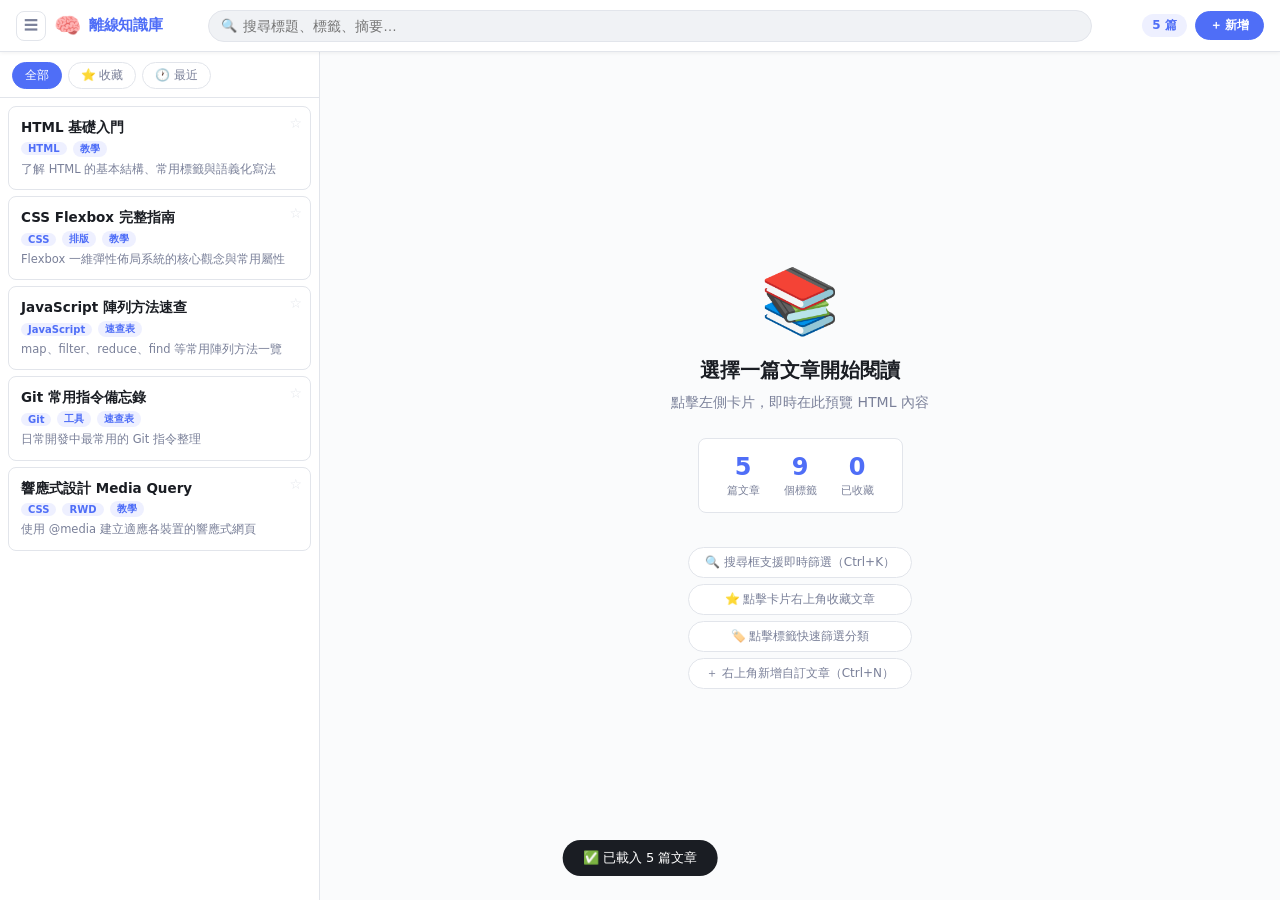
<file: index.html>
<!DOCTYPE html>
<html lang="zh-TW">
<head>
  <meta charset="UTF-8" />
  <meta name="viewport" content="width=device-width, initial-scale=1.0" />
  <title>🧠 離線知識庫</title>
  <style>
*, *::before, *::after { box-sizing: border-box; margin: 0; padding: 0; }

:root {
  --bg:        #f0f2f5;
  --surface:   #ffffff;
  --border:    #e2e5eb;
  --accent:    #4f6ef7;
  --accent-lt: #eef0ff;
  --accent-dk: #3b54c4;
  --text:      #1a1d23;
  --muted:     #7a8099;
  --danger:    #ef4444;
  --danger-lt: #fef2f2;
  --success:   #22c55e;
  --warn:      #f59e0b;
  --warn-lt:   #fffbeb;
  --radius:    8px;
  --shadow:    0 2px 8px rgba(0,0,0,.08);
  --header-h:  52px;
}

body {
  font-family: -apple-system, BlinkMacSystemFont, "Segoe UI", system-ui, sans-serif;
  background: var(--bg);
  color: var(--text);
  height: 100vh;
  overflow: hidden;
  font-size: 14px;
}

/* ─── Header ─── */
.header {
  height: var(--header-h);
  background: var(--surface);
  border-bottom: 1px solid var(--border);
  display: flex;
  align-items: center;
  padding: 0 16px;
  gap: 12px;
  position: sticky; top: 0; z-index: 100;
  box-shadow: 0 1px 4px rgba(0,0,0,.06);
}
.header-left  { display: flex; align-items: center; gap: 8px; min-width: 180px; }
.header-center{ flex: 1; }
.header-right { display: flex; align-items: center; gap: 8px; min-width: 160px; justify-content: flex-end; }
.logo      { font-size: 22px; }
.logo-text { font-weight: 700; font-size: 15px; color: var(--accent); letter-spacing: -.3px; }

.search-wrap {
  display: flex; align-items: center;
  background: var(--bg); border: 1.5px solid var(--border);
  border-radius: 24px; padding: 0 12px; gap: 6px;
  transition: border-color .15s;
}
.search-wrap:focus-within { border-color: var(--accent); background: #fff; }
.search-icon { font-size: 13px; color: var(--muted); }
#search {
  flex: 1; border: none; background: transparent; outline: none;
  font-size: 14px; padding: 7px 0; color: var(--text);
}
.clear-btn {
  border: none; background: none; cursor: pointer;
  color: var(--muted); font-size: 13px; padding: 2px 4px;
  border-radius: 50%; line-height: 1;
  opacity: 0; pointer-events: none; transition: opacity .15s;
}
.clear-btn.visible { opacity: 1; pointer-events: auto; }
.clear-btn:hover { background: var(--border); color: var(--text); }

.count-badge {
  background: var(--accent-lt); color: var(--accent);
  border-radius: 12px; padding: 3px 10px;
  font-size: 12px; font-weight: 600; white-space: nowrap;
}

.icon-btn {
  border: 1px solid var(--border); background: var(--surface);
  border-radius: var(--radius); width: 30px; height: 30px;
  cursor: pointer; font-size: 14px;
  display: flex; align-items: center; justify-content: center;
  transition: background .15s, border-color .15s; color: var(--muted);
}
.icon-btn:hover { background: var(--accent-lt); border-color: var(--accent); color: var(--accent); }
.icon-btn.starred { color: var(--warn); border-color: var(--warn); background: var(--warn-lt); }
.icon-btn.danger:hover { background: var(--danger-lt); border-color: var(--danger); color: var(--danger); }

.action-btn {
  border: 1.5px solid var(--accent); background: var(--accent);
  color: #fff; border-radius: 20px; padding: 5px 14px;
  font-size: 12px; font-weight: 600; cursor: pointer;
  display: flex; align-items: center; gap: 4px;
  transition: all .15s; white-space: nowrap;
}
.action-btn:hover { background: var(--accent-dk); border-color: var(--accent-dk); }

/* ─── Layout ─── */
.layout { display: flex; height: calc(100vh - var(--header-h)); overflow: hidden; }

.sidebar {
  width: 320px; min-width: 260px; max-width: 360px;
  background: var(--surface); border-right: 1px solid var(--border);
  display: flex; flex-direction: column; overflow: hidden;
  transition: width .25s ease, min-width .25s ease, border-color .25s ease;
}
.sidebar.collapsed { width: 0; min-width: 0; border-right-color: transparent; }

.filter-bar {
  display: flex; gap: 6px; padding: 10px 12px 8px;
  border-bottom: 1px solid var(--border); flex-shrink: 0;
}
.filter-btn {
  border: 1.5px solid var(--border); background: transparent;
  border-radius: 20px; padding: 4px 12px; font-size: 12px;
  cursor: pointer; color: var(--muted); font-weight: 500; transition: all .15s;
}
.filter-btn:hover  { border-color: var(--accent); color: var(--accent); }
.filter-btn.active { background: var(--accent); border-color: var(--accent); color: #fff; }

.tag-cloud {
  padding: 8px 12px 6px; display: none; flex-wrap: wrap;
  gap: 5px; border-bottom: 1px solid var(--border); flex-shrink: 0;
}
.tag-chip {
  background: var(--bg); border: 1px solid var(--border);
  border-radius: 20px; padding: 2px 9px; font-size: 11px;
  cursor: pointer; color: var(--muted); font-weight: 500; transition: all .12s;
}
.tag-chip:hover  { background: var(--accent-lt); border-color: var(--accent); color: var(--accent); }
.tag-chip.active { background: var(--accent); border-color: var(--accent); color: #fff; }

.card-list { flex: 1; overflow-y: auto; padding: 8px; }
.card-list::-webkit-scrollbar { width: 4px; }
.card-list::-webkit-scrollbar-thumb { background: var(--border); border-radius: 4px; }

.card {
  border: 1.5px solid var(--border); border-radius: var(--radius);
  padding: 11px 12px; margin-bottom: 6px; cursor: pointer;
  transition: border-color .12s, background .12s, box-shadow .12s;
  position: relative; background: var(--surface);
}
.card:hover  { border-color: var(--accent); background: var(--accent-lt); box-shadow: var(--shadow); }
.card.active { border-color: var(--accent); background: var(--accent-lt); box-shadow: 0 0 0 3px rgba(79,110,247,.12); }

.card-star {
  position: absolute; top: 8px; right: 8px;
  font-size: 14px; cursor: pointer;
  color: var(--border); transition: color .12s;
}
.card-star:hover, .card-star.on { color: var(--warn); }

.card-title {
  font-weight: 600; font-size: 13.5px; margin-bottom: 4px;
  padding-right: 20px; line-height: 1.4; color: var(--text);
}
.card-meta { display: flex; align-items: center; gap: 6px; flex-wrap: wrap; }
.card-tag {
  background: var(--accent-lt); color: var(--accent);
  border-radius: 10px; padding: 1px 7px; font-size: 10px; font-weight: 600;
}
.card-desc {
  font-size: 11.5px; color: var(--muted); margin-top: 4px; line-height: 1.5;
  display: -webkit-box; -webkit-line-clamp: 2; -webkit-box-orient: vertical; overflow: hidden;
}

.empty-state {
  flex: 1; display: flex; flex-direction: column;
  align-items: center; justify-content: center;
  gap: 6px; color: var(--muted); padding: 40px; text-align: center;
}
.empty-icon { font-size: 40px; margin-bottom: 8px; }

/* ─── Viewer ─── */
.viewer {
  flex: 1; display: flex; flex-direction: column;
  background: #fafbfc; overflow: hidden;
}
.welcome-screen {
  flex: 1; display: flex; flex-direction: column;
  align-items: center; justify-content: center;
  text-align: center; color: var(--muted); gap: 10px; padding: 60px 40px;
}
.welcome-icon { font-size: 64px; margin-bottom: 8px; }
.welcome-screen h2 { font-size: 20px; color: var(--text); font-weight: 700; }
.welcome-screen p  { font-size: 14px; }
.welcome-stats {
  display: flex; gap: 24px; margin: 16px 0;
  background: var(--surface); border: 1px solid var(--border);
  border-radius: var(--radius); padding: 14px 28px;
}
.stat-item { text-align: center; }
.stat-num  { font-size: 24px; font-weight: 700; color: var(--accent); }
.stat-lbl  { font-size: 11px; color: var(--muted); margin-top: 2px; }
.welcome-tips { display: flex; flex-direction: column; gap: 6px; margin-top: 8px; }
.tip {
  background: var(--surface); border: 1px solid var(--border);
  border-radius: 20px; padding: 6px 16px; font-size: 12px;
}

.viewer-toolbar {
  display: flex; align-items: center; justify-content: space-between;
  padding: 8px 14px; background: var(--surface);
  border-bottom: 1px solid var(--border); flex-shrink: 0; min-height: 44px;
}
.toolbar-left  { display: flex; align-items: center; gap: 8px; overflow: hidden; }
.toolbar-right { display: flex; align-items: center; gap: 6px; flex-shrink: 0; }
.viewer-title {
  font-weight: 600; font-size: 14px; white-space: nowrap;
  overflow: hidden; text-overflow: ellipsis; max-width: 500px;
}
.viewer-tag-pill {
  background: var(--accent-lt); color: var(--accent);
  border-radius: 10px; padding: 2px 9px; font-size: 11px; font-weight: 600; flex-shrink: 0;
}
#preview { flex: 1; width: 100%; border: none; background: #fff; }

/* ─── Modal ─── */
.modal-overlay {
  position: fixed; inset: 0; background: rgba(0,0,0,.45);
  display: none; align-items: center; justify-content: center;
  z-index: 500; backdrop-filter: blur(4px);
}
.modal-overlay.open { display: flex; }
.modal {
  background: var(--surface); border-radius: 12px;
  width: 680px; max-width: 94vw; max-height: 90vh;
  box-shadow: 0 20px 60px rgba(0,0,0,.2);
  display: flex; flex-direction: column; overflow: hidden;
  animation: modalIn .2s ease;
}
@keyframes modalIn {
  from { opacity: 0; transform: translateY(16px) scale(.97); }
  to   { opacity: 1; transform: translateY(0) scale(1); }
}
.modal-header {
  display: flex; align-items: center; justify-content: space-between;
  padding: 16px 20px; border-bottom: 1px solid var(--border);
}
.modal-header h3 { font-size: 16px; font-weight: 700; }
.modal-body { padding: 20px; overflow-y: auto; flex: 1; }
.modal-footer {
  display: flex; justify-content: flex-end; gap: 8px;
  padding: 14px 20px; border-top: 1px solid var(--border);
}

.form-group { margin-bottom: 16px; }
.form-group label {
  display: block; font-size: 12px; font-weight: 600;
  color: var(--muted); margin-bottom: 6px; text-transform: uppercase; letter-spacing: .5px;
}
.form-group input,
.form-group textarea {
  width: 100%; border: 1.5px solid var(--border); border-radius: var(--radius);
  padding: 9px 12px; font-size: 14px; color: var(--text);
  font-family: inherit; outline: none; transition: border-color .15s;
  background: var(--bg);
}
.form-group input:focus,
.form-group textarea:focus { border-color: var(--accent); background: #fff; }
.form-group textarea {
  min-height: 260px; resize: vertical;
  font-family: 'SF Mono', Consolas, 'Courier New', monospace;
  font-size: 13px; line-height: 1.6;
}
.form-hint { font-size: 11px; color: var(--muted); margin-top: 4px; }

.confirm-body { text-align: center; padding: 30px 20px; }
.confirm-body .confirm-icon { font-size: 48px; margin-bottom: 12px; }
.confirm-body h3 { font-size: 17px; margin-bottom: 8px; }
.confirm-body p  { color: var(--muted); font-size: 14px; }

.btn {
  border: 1.5px solid var(--border); background: var(--surface);
  border-radius: var(--radius); padding: 8px 18px; font-size: 13px;
  font-weight: 600; cursor: pointer; transition: all .15s;
}
.btn:hover { background: var(--bg); }
.btn.primary { background: var(--accent); border-color: var(--accent); color: #fff; }
.btn.primary:hover { background: var(--accent-dk); border-color: var(--accent-dk); }
.btn.danger  { background: var(--danger); border-color: var(--danger); color: #fff; }
.btn.danger:hover  { background: #dc2626; border-color: #dc2626; }

/* ─── Toast ─── */
.toast {
  position: fixed; bottom: 24px; left: 50%;
  transform: translateX(-50%) translateY(12px);
  background: #1a1d23; color: #fff;
  padding: 9px 20px; border-radius: 24px; font-size: 13px;
  opacity: 0; pointer-events: none;
  transition: opacity .2s, transform .2s;
  z-index: 999; white-space: nowrap;
}
.toast.show { opacity: 1; transform: translateX(-50%) translateY(0); }

mark { background: #fef08a; border-radius: 2px; padding: 0 1px; }
* { scrollbar-width: thin; scrollbar-color: var(--border) transparent; }
  </style>
</head>
<body>

  <!-- Header -->
  <header class="header">
    <div class="header-left">
      <button id="sidebarToggle" class="icon-btn" title="展開/收合側欄">☰</button>
      <span class="logo">🧠</span>
      <span class="logo-text">離線知識庫</span>
    </div>
    <div class="header-center">
      <div class="search-wrap">
        <span class="search-icon">🔍</span>
        <input id="search" type="text" placeholder="搜尋標題、標籤、摘要…" autocomplete="off" />
        <button id="clearBtn" class="clear-btn" title="清除">✕</button>
      </div>
    </div>
    <div class="header-right">
      <span id="countBadge" class="count-badge">0 篇</span>
      <button id="addBtn" class="action-btn" title="新增文章（Ctrl+N）">＋ 新增</button>
    </div>
  </header>

  <!-- Main Layout -->
  <div class="layout">
    <aside class="sidebar">
      <div class="filter-bar">
        <button class="filter-btn active" data-filter="all">全部</button>
        <button class="filter-btn" data-filter="starred">⭐ 收藏</button>
        <button class="filter-btn" data-filter="recent">🕐 最近</button>
      </div>
      <div id="tagCloud" class="tag-cloud"></div>
      <div id="cardList" class="card-list"></div>
      <div id="emptyState" class="empty-state" style="display:none">
        <div class="empty-icon">📭</div>
        <div>找不到符合的文章</div>
        <small>試試其他關鍵字</small>
      </div>
    </aside>

    <main class="viewer">
      <div id="welcomeScreen" class="welcome-screen">
        <div class="welcome-icon">📚</div>
        <h2>選擇一篇文章開始閱讀</h2>
        <p>點擊左側卡片，即時在此預覽 HTML 內容</p>
        <div class="welcome-stats" id="welcomeStats"></div>
        <div class="welcome-tips">
          <div class="tip">🔍 搜尋框支援即時篩選（Ctrl+K）</div>
          <div class="tip">⭐ 點擊卡片右上角收藏文章</div>
          <div class="tip">🏷️ 點擊標籤快速篩選分類</div>
          <div class="tip">＋ 右上角新增自訂文章（Ctrl+N）</div>
        </div>
      </div>

      <div id="viewerToolbar" class="viewer-toolbar" style="display:none">
        <div class="toolbar-left">
          <span id="viewerTitle" class="viewer-title"></span>
          <span id="viewerTag" class="viewer-tag-pill"></span>
        </div>
        <div class="toolbar-right">
          <button id="starBtn" class="icon-btn" title="收藏">☆</button>
          <button id="editBtn" class="icon-btn" title="編輯">✎</button>
          <button id="deleteBtn" class="icon-btn danger" title="刪除">🗑</button>
          <button id="newTabBtn" class="icon-btn" title="在新分頁開啟">↗</button>
          <button id="closeBtn" class="icon-btn" title="關閉">✕</button>
        </div>
      </div>

      <iframe id="preview" style="display:none" sandbox="allow-scripts allow-same-origin allow-forms allow-popups allow-modals"></iframe>
    </main>
  </div>

  <!-- Add / Edit Modal -->
  <div id="articleModal" class="modal-overlay">
    <div class="modal">
      <div class="modal-header">
        <h3 id="modalTitle">新增文章</h3>
        <button class="icon-btn" onclick="closeModal()">✕</button>
      </div>
      <div class="modal-body">
        <div class="form-group">
          <label>標題</label>
          <input id="formTitle" placeholder="文章標題" />
        </div>
        <div class="form-group">
          <label>標籤（逗號分隔）</label>
          <input id="formTags" placeholder="例：JavaScript, 教學, 筆記" />
          <div class="form-hint">多個標籤請用半形逗號「,」分隔</div>
        </div>
        <div class="form-group">
          <label>摘要</label>
          <input id="formDesc" placeholder="選填，簡短描述文章內容" />
        </div>
        <div class="form-group">
          <label>HTML 內容</label>
          <textarea id="formContent" placeholder="在此輸入 HTML 內容，例如：&#10;&#10;&lt;h1&gt;Hello World&lt;/h1&gt;&#10;&lt;p&gt;這是一篇範例文章&lt;/p&gt;"></textarea>
          <div class="form-hint">支援完整 HTML，將以 iframe 渲染呈現</div>
        </div>
      </div>
      <div class="modal-footer">
        <button class="btn" onclick="closeModal()">取消</button>
        <button class="btn primary" id="formSaveBtn" onclick="saveArticle()">儲存</button>
      </div>
    </div>
  </div>

  <!-- Delete Confirm Modal -->
  <div id="deleteModal" class="modal-overlay">
    <div class="modal" style="width:400px">
      <div class="confirm-body">
        <div class="confirm-icon">🗑️</div>
        <h3>確定要刪除？</h3>
        <p id="deleteMsg">這篇文章將永久刪除，無法復原。</p>
      </div>
      <div class="modal-footer">
        <button class="btn" onclick="closeDeleteModal()">取消</button>
        <button class="btn danger" id="confirmDeleteBtn" onclick="confirmDelete()">確定刪除</button>
      </div>
    </div>
  </div>

  <!-- Toast -->
  <div id="toast" class="toast"></div>

<script>
'use strict';

/* ═══════════════════════════════════════════
   內建資料庫（純 JS，零 fetch）
   ═══════════════════════════════════════════ */
const BUILTIN_DB = [
  {
    id: 'demo-1',
    title: 'HTML 基礎入門',
    tags: ['HTML', '教學'],
    desc: '了解 HTML 的基本結構、常用標籤與語義化寫法',
    content: '<!DOCTYPE html><html><head><meta charset="UTF-8"><style>body{font-family:system-ui;max-width:720px;margin:40px auto;padding:0 20px;line-height:1.8;color:#1a1d23}h1{color:#4f6ef7;border-bottom:2px solid #eef0ff;padding-bottom:8px}h2{margin-top:24px;color:#3b54c4}code{background:#f0f2f5;padding:2px 6px;border-radius:4px;font-size:13px}pre{background:#1a1d23;color:#e2e5eb;padding:16px;border-radius:8px;overflow-x:auto;font-size:13px;line-height:1.6}.note{background:#eef0ff;border-left:4px solid #4f6ef7;padding:12px 16px;border-radius:0 8px 8px 0;margin:16px 0}</style></head><body><h1>\u{1F310} HTML 基礎入門</h1><p>HTML（HyperText Markup Language）是構建網頁的基礎語言。每個網頁都是由 HTML 元素組成。</p><h2>\u{1F4CB} 基本結構</h2><pre>&lt;!DOCTYPE html&gt;\n&lt;html lang="zh-TW"&gt;\n  &lt;head&gt;\n    &lt;meta charset="UTF-8"&gt;\n    &lt;title&gt;我的網頁&lt;/title&gt;\n  &lt;/head&gt;\n  &lt;body&gt;\n    &lt;h1&gt;Hello World&lt;/h1&gt;\n    &lt;p&gt;這是我的第一個網頁！&lt;/p&gt;\n  &lt;/body&gt;\n&lt;/html&gt;</pre><h2>\u{1F3F7}\uFE0F 常用標籤</h2><ul><li><code>&lt;h1&gt;</code> ~ <code>&lt;h6&gt;</code>：標題（由大到小）</li><li><code>&lt;p&gt;</code>：段落</li><li><code>&lt;a href="..."&gt;</code>：超連結</li><li><code>&lt;img src="..."&gt;</code>：圖片</li><li><code>&lt;ul&gt;</code> / <code>&lt;ol&gt;</code>：清單</li><li><code>&lt;div&gt;</code> / <code>&lt;span&gt;</code>：容器</li></ul><div class="note"><strong>\u{1F4A1} 提示：</strong>語義化標籤（如 <code>&lt;header&gt;</code>、<code>&lt;nav&gt;</code>、<code>&lt;article&gt;</code>）能提升可讀性與 SEO。</div></body></html>'
  },
  {
    id: 'demo-2',
    title: 'CSS Flexbox 完整指南',
    tags: ['CSS', '排版', '教學'],
    desc: 'Flexbox 一維彈性佈局系統的核心觀念與常用屬性',
    content: '<!DOCTYPE html><html><head><meta charset="UTF-8"><style>body{font-family:system-ui;max-width:720px;margin:40px auto;padding:0 20px;line-height:1.8;color:#1a1d23}h1{color:#4f6ef7;border-bottom:2px solid #eef0ff;padding-bottom:8px}h2{margin-top:24px;color:#3b54c4}.demo{display:flex;gap:8px;padding:16px;background:#f0f2f5;border-radius:8px;margin:12px 0}.demo .box{background:#4f6ef7;color:#fff;padding:12px 20px;border-radius:6px;font-weight:600;font-size:14px}code{background:#f0f2f5;padding:2px 6px;border-radius:4px;font-size:13px}table{width:100%;border-collapse:collapse;margin:12px 0}th,td{text-align:left;padding:8px 12px;border:1px solid #e2e5eb;font-size:13px}th{background:#f0f2f5;font-weight:600}</style></head><body><h1>\u{1F4D0} CSS Flexbox 完整指南</h1><p>Flexbox 是 CSS3 的一維佈局模型，讓你輕鬆對齊、排列、分配空間。</p><h2>\u{1F527} 基本用法</h2><p>在父容器設定 <code>display: flex</code>，子元素自動變成 flex item：</p><div class="demo"><div class="box">A</div><div class="box">B</div><div class="box">C</div></div><h2>\u{1F4CA} 核心屬性一覽</h2><table><tr><th>容器屬性</th><th>說明</th></tr><tr><td><code>flex-direction</code></td><td>主軸方向（row / column）</td></tr><tr><td><code>justify-content</code></td><td>主軸對齊</td></tr><tr><td><code>align-items</code></td><td>交叉軸對齊</td></tr><tr><td><code>flex-wrap</code></td><td>是否換行</td></tr><tr><td><code>gap</code></td><td>間距</td></tr></table><h2>\u{1F3AF} 置中大法</h2><div class="demo" style="justify-content:center;align-items:center;min-height:100px"><div class="box">完美置中</div></div><p>只需三行：<code>display:flex; justify-content:center; align-items:center;</code></p></body></html>'
  },
  {
    id: 'demo-3',
    title: 'JavaScript 陣列方法速查',
    tags: ['JavaScript', '速查表'],
    desc: 'map、filter、reduce、find 等常用陣列方法一覽',
    content: '<!DOCTYPE html><html><head><meta charset="UTF-8"><style>body{font-family:system-ui;max-width:720px;margin:40px auto;padding:0 20px;line-height:1.8;color:#1a1d23}h1{color:#4f6ef7;border-bottom:2px solid #eef0ff;padding-bottom:8px}.card{background:#fff;border:1px solid #e2e5eb;border-radius:8px;padding:16px;margin:12px 0}.card h3{font-size:15px;color:#4f6ef7;margin-bottom:8px}pre{background:#1a1d23;color:#a5f3fc;padding:16px;border-radius:8px;overflow-x:auto;font-size:13px;line-height:1.6}.kw{color:#c084fc}.str{color:#86efac}.cmt{color:#6b7280}</style></head><body><h1>\u26A1 JavaScript 陣列方法速查</h1><div class="card"><h3>\u{1F504} map() — 轉換每個元素</h3><pre><span class="kw">const</span> nums = [1, 2, 3];\n<span class="kw">const</span> doubled = nums.<span class="kw">map</span>(n =&gt; n * 2);\n<span class="cmt">// [2, 4, 6]</span></pre></div><div class="card"><h3>\u{1F50D} filter() — 篩選元素</h3><pre><span class="kw">const</span> words = [<span class="str">\'hello\'</span>, <span class="str">\'hi\'</span>, <span class="str">\'hey\'</span>];\n<span class="kw">const</span> long = words.<span class="kw">filter</span>(w =&gt; w.length &gt; 2);\n<span class="cmt">// [\'hello\', \'hey\']</span></pre></div><div class="card"><h3>\u{1F4E6} reduce() — 累加 / 聚合</h3><pre><span class="kw">const</span> nums = [1, 2, 3, 4];\n<span class="kw">const</span> sum = nums.<span class="kw">reduce</span>((acc, n) =&gt; acc + n, 0);\n<span class="cmt">// 10</span></pre></div><div class="card"><h3>\u{1F3AF} find() / findIndex()</h3><pre><span class="kw">const</span> users = [{name:<span class="str">\'Alice\'</span>}, {name:<span class="str">\'Bob\'</span>}];\nusers.<span class="kw">find</span>(u =&gt; u.name === <span class="str">\'Bob\'</span>);\n<span class="cmt">// {name: \'Bob\'}</span></pre></div></body></html>'
  },
  {
    id: 'demo-4',
    title: 'Git 常用指令備忘錄',
    tags: ['Git', '工具', '速查表'],
    desc: '日常開發中最常用的 Git 指令整理',
    content: '<!DOCTYPE html><html><head><meta charset="UTF-8"><style>body{font-family:system-ui;max-width:720px;margin:40px auto;padding:0 20px;line-height:1.8;color:#1a1d23}h1{color:#4f6ef7;border-bottom:2px solid #eef0ff;padding-bottom:8px}h2{margin-top:24px;color:#3b54c4;font-size:16px}code{background:#f0f2f5;padding:2px 8px;border-radius:4px;font-size:13px;font-family:monospace}.cmd{background:#1a1d23;color:#86efac;padding:12px 16px;border-radius:8px;font-family:monospace;font-size:13px;margin:8px 0;display:block}.flag{color:#c084fc}table{width:100%;border-collapse:collapse;margin:12px 0}th,td{text-align:left;padding:8px 12px;border:1px solid #e2e5eb;font-size:13px}th{background:#f0f2f5;font-weight:600}</style></head><body><h1>\u{1F33F} Git 常用指令備忘錄</h1><h2>\u{1F4C1} 基礎操作</h2><code class="cmd">git init</code><code class="cmd">git clone <span class="flag">&lt;repo-url&gt;</span></code><code class="cmd">git status</code><code class="cmd">git add <span class="flag">.</span></code><code class="cmd">git commit <span class="flag">-m "訊息"</span></code><h2>\u{1F33F} 分支管理</h2><table><tr><th>指令</th><th>用途</th></tr><tr><td><code>git branch</code></td><td>查看分支</td></tr><tr><td><code>git branch 名稱</code></td><td>建立分支</td></tr><tr><td><code>git checkout 名稱</code></td><td>切換分支</td></tr><tr><td><code>git merge 名稱</code></td><td>合併分支</td></tr><tr><td><code>git branch -d 名稱</code></td><td>刪除分支</td></tr></table><h2>\u{1F504} 遠端操作</h2><code class="cmd">git push <span class="flag">origin main</span></code><code class="cmd">git pull <span class="flag">origin main</span></code><code class="cmd">git fetch <span class="flag">--all</span></code><h2>\u23EA 還原操作</h2><code class="cmd">git reset <span class="flag">--soft HEAD~1</span></code><code class="cmd">git stash</code><code class="cmd">git stash pop</code></body></html>'
  },
  {
    id: 'demo-5',
    title: '響應式設計 Media Query',
    tags: ['CSS', 'RWD', '教學'],
    desc: '使用 @media 建立適應各裝置的響應式網頁',
    content: '<!DOCTYPE html><html><head><meta charset="UTF-8"><style>body{font-family:system-ui;max-width:720px;margin:40px auto;padding:0 20px;line-height:1.8;color:#1a1d23}h1{color:#4f6ef7;border-bottom:2px solid #eef0ff;padding-bottom:8px}h2{margin-top:24px;color:#3b54c4}pre{background:#1a1d23;color:#e2e5eb;padding:16px;border-radius:8px;overflow-x:auto;font-size:13px;line-height:1.6}.bp{color:#c084fc}.val{color:#86efac}.breakpoints{display:flex;gap:12px;margin:16px 0;flex-wrap:wrap}.bp-card{background:#fff;border:1px solid #e2e5eb;border-radius:8px;padding:14px;text-align:center;flex:1;min-width:120px}.bp-card .icon{font-size:28px;margin-bottom:4px}.bp-card .label{font-weight:600;font-size:13px}.bp-card .size{color:#7a8099;font-size:12px}.note{background:#eef0ff;border-left:4px solid #4f6ef7;padding:12px 16px;border-radius:0 8px 8px 0;margin:16px 0}</style></head><body><h1>\u{1F4F1} 響應式設計 Media Query</h1><h2>\u{1F4CF} 常用斷點</h2><div class="breakpoints"><div class="bp-card"><div class="icon">\u{1F4F1}</div><div class="label">手機</div><div class="size">&lt; 768px</div></div><div class="bp-card"><div class="icon">\u{1F4F1}</div><div class="label">平板</div><div class="size">768\u20131024px</div></div><div class="bp-card"><div class="icon">\u{1F4BB}</div><div class="label">桌面</div><div class="size">&gt; 1024px</div></div></div><h2>\u270D\uFE0F 語法範例</h2><pre><span class="bp">@media</span> (max-width: <span class="val">768px</span>) {\n  .container {\n    flex-direction: column;\n    padding: 16px;\n  }\n}\n\n<span class="bp">@media</span> (min-width: <span class="val">1024px</span>) {\n  .sidebar {\n    display: block;\n    width: 280px;\n  }\n}</pre><div class="note"><strong>\u{1F4A1} Mobile First：</strong>先寫手機樣式，再用 <code>min-width</code> 往上加。這樣更精簡、效能更好。</div><h2>\u{1F9EA} 實用技巧</h2><ul><li>用 <code>rem</code> / <code>em</code> 取代固定 px</li><li>搭配 <code>clamp()</code> 做流體排版</li><li>善用 CSS Grid 的 <code>auto-fit</code> / <code>minmax()</code></li></ul></body></html>'
  }
];

/* ═══════════════════════════════════════════
   Core
   ═══════════════════════════════════════════ */
const $ = id => document.getElementById(id);
const $search        = $('search');
const $clearBtn      = $('clearBtn');
const $cardList      = $('cardList');
const $tagCloud      = $('tagCloud');
const $emptyState    = $('emptyState');
const $countBadge    = $('countBadge');
const $preview       = $('preview');
const $welcomeScreen = $('welcomeScreen');
const $viewerToolbar = $('viewerToolbar');
const $viewerTitle   = $('viewerTitle');
const $viewerTag     = $('viewerTag');
const $welcomeStats  = $('welcomeStats');
const $starBtn       = $('starBtn');
const $editBtn       = $('editBtn');
const $deleteBtn     = $('deleteBtn');
const $newTabBtn     = $('newTabBtn');
const $closeBtn      = $('closeBtn');
const $addBtn        = $('addBtn');
const $toast         = $('toast');
const $sidebar       = document.querySelector('.sidebar');
const $sidebarToggle = $('sidebarToggle');

let database     = [];
let starred      = new Set(JSON.parse(localStorage.getItem('kb_starred') || '[]'));
let recentIds    = JSON.parse(localStorage.getItem('kb_recent') || '[]');
let activeFilter = 'all';
let activeTag    = '';
let activeCard   = null;
let toastTimer   = null;
let editingId    = null;
let deletingId   = null;

// ─── Boot (zero fetch) ───
initDatabase();

function initDatabase() {
  const userArticles   = JSON.parse(localStorage.getItem('kb_user_articles') || '[]');
  const deletedIds     = new Set(JSON.parse(localStorage.getItem('kb_deleted_ids') || '[]'));
  const editedOverrides = JSON.parse(localStorage.getItem('kb_edited_overrides') || '{}');

  database = [];
  BUILTIN_DB.forEach(item => {
    if (deletedIds.has(item.id)) return;
    database.push(editedOverrides[item.id] ? { ...item, ...editedOverrides[item.id] } : { ...item });
  });
  userArticles.forEach(item => database.push(item));

  buildTagCloud();
  applyFilters();
  renderStats();
  toast('\u2705 已載入 ' + database.length + ' 篇文章');
}

function persistUser() {
  localStorage.setItem('kb_user_articles', JSON.stringify(database.filter(d => d.id.startsWith('user-'))));
}

// ─── Tags ───
function buildTagCloud() {
  const counts = {};
  database.forEach(d => (d.tags || []).forEach(t => { counts[t] = (counts[t] || 0) + 1; }));
  $tagCloud.innerHTML = '';
  $tagCloud.appendChild(makeChip('全部', '', true));
  Object.entries(counts).sort((a, b) => b[1] - a[1])
    .forEach(([tag, n]) => $tagCloud.appendChild(makeChip(tag + ' (' + n + ')', tag, false)));
}
function makeChip(label, tag, active) {
  const el = document.createElement('span');
  el.className = 'tag-chip' + (active ? ' active' : '');
  el.textContent = label;
  el.dataset.tag = tag;
  el.onclick = () => {
    activeTag = tag;
    document.querySelectorAll('.tag-chip').forEach(c => c.classList.toggle('active', c.dataset.tag === tag));
    applyFilters();
  };
  return el;
}

// ─── Filters ───
document.querySelectorAll('.filter-btn').forEach(btn => {
  btn.onclick = () => {
    activeFilter = btn.dataset.filter;
    document.querySelectorAll('.filter-btn').forEach(b => b.classList.remove('active'));
    btn.classList.add('active');
    applyFilters();
  };
});

$search.oninput = () => { $clearBtn.classList.toggle('visible', $search.value.length > 0); applyFilters(); };
$clearBtn.onclick = () => { $search.value = ''; $clearBtn.classList.remove('visible'); applyFilters(); $search.focus(); };

function applyFilters() {
  const kw = $search.value.trim().toLowerCase();
  let pool = database.slice();
  if (activeFilter === 'starred') pool = pool.filter(d => starred.has(d.id));
  else if (activeFilter === 'recent') {
    const set = new Set(recentIds);
    pool = pool.filter(d => set.has(d.id)).sort((a, b) => recentIds.indexOf(a.id) - recentIds.indexOf(b.id));
  }
  if (activeTag) pool = pool.filter(d => (d.tags || []).includes(activeTag));
  if (kw) pool = pool.filter(d =>
    (d.title || '').toLowerCase().includes(kw) ||
    (d.desc  || '').toLowerCase().includes(kw) ||
    (d.tags  || []).some(t => t.toLowerCase().includes(kw))
  );
  renderCards(pool, kw);
  $countBadge.textContent = pool.length + ' 篇';
}

// ─── Cards ───
function renderCards(list, hl) {
  $cardList.innerHTML = '';
  $emptyState.style.display = list.length ? 'none' : 'flex';
  list.forEach(item => {
    const card = document.createElement('div');
    card.className = 'card' + (item.id === activeCard ? ' active' : '');
    const t = hl ? escHi(item.title, hl) : esc(item.title);
    const d = hl && item.desc ? escHi(item.desc, hl) : esc(item.desc || '');
    const tags = (item.tags || []).map(t => '<span class="card-tag">' + esc(t) + '</span>').join('');
    card.innerHTML =
      '<span class="card-star' + (starred.has(item.id) ? ' on' : '') + '" title="收藏">\u2606</span>' +
      '<div class="card-title">' + t + '</div>' +
      '<div class="card-meta">' + tags + '</div>' +
      (item.desc ? '<div class="card-desc">' + d + '</div>' : '');
    card.querySelector('.card-star').onclick = e => { e.stopPropagation(); toggleStar(item.id, card.querySelector('.card-star')); };
    card.onclick = () => openArticle(item, card);
    $cardList.appendChild(card);
  });
}

// ─── View (srcdoc only, zero fetch) ───
function openArticle(item, cardEl) {
  activeCard = item.id;
  document.querySelectorAll('.card').forEach(c => c.classList.remove('active'));
  cardEl && cardEl.classList.add('active');
  $welcomeScreen.style.display = 'none';
  $viewerToolbar.style.display = 'flex';
  $preview.style.display = 'block';
  $sidebar.classList.add('collapsed');
  $viewerTitle.textContent = item.title || '(無標題)';
  $viewerTag.textContent = (item.tags || []).join(' \u00B7 ');
  $viewerTag.style.display = item.tags && item.tags.length ? 'inline' : 'none';
  $starBtn.className = 'icon-btn' + (starred.has(item.id) ? ' starred' : '');
  $preview.srcdoc = item.content || '<body style="font-family:system-ui;padding:40px;color:#7a8099"><p>（此文章沒有內容）</p></body>';
  pushRecent(item.id);
}

// ─── Star ───
function toggleStar(id, el) {
  if (starred.has(id)) {
    starred.delete(id); if (el) el.className = 'card-star';
    if (activeCard === id) $starBtn.className = 'icon-btn';
    toast('已取消收藏');
  } else {
    starred.add(id); if (el) el.className = 'card-star on';
    if (activeCard === id) $starBtn.className = 'icon-btn starred';
    toast('\u2B50 已加入收藏');
  }
  localStorage.setItem('kb_starred', JSON.stringify([...starred]));
}
$starBtn.onclick = () => { if (!activeCard) return; toggleStar(activeCard, document.querySelector('.card.active .card-star')); };

// ─── Recent ───
function pushRecent(id) {
  recentIds = recentIds.filter(p => p !== id);
  recentIds.unshift(id);
  recentIds = recentIds.slice(0, 50);
  localStorage.setItem('kb_recent', JSON.stringify(recentIds));
}

// ─── Toolbar ───
$newTabBtn.onclick = () => {
  if (!activeCard) return;
  const item = database.find(d => d.id === activeCard);
  if (!item) return;
  const w = window.open('', '_blank');
  w.document.write(item.content);
  w.document.close();
};
$closeBtn.onclick = () => {
  activeCard = null;
  $preview.removeAttribute('srcdoc');
  $preview.style.display = 'none';
  $viewerToolbar.style.display = 'none';
  $welcomeScreen.style.display = 'flex';
  $sidebar.classList.remove('collapsed');
  document.querySelectorAll('.card').forEach(c => c.classList.remove('active'));
};
$sidebarToggle.onclick = () => $sidebar.classList.toggle('collapsed');

function renderStats() {
  const tags = new Set(database.flatMap(d => d.tags || []));
  $welcomeStats.innerHTML =
    '<div class="stat-item"><div class="stat-num">' + database.length + '</div><div class="stat-lbl">篇文章</div></div>' +
    '<div class="stat-item"><div class="stat-num">' + tags.size + '</div><div class="stat-lbl">個標籤</div></div>' +
    '<div class="stat-item"><div class="stat-num">' + starred.size + '</div><div class="stat-lbl">已收藏</div></div>';
}

/* ═══════════════════════════════════════════
   CRUD
   ═══════════════════════════════════════════ */
$addBtn.onclick = () => {
  editingId = null;
  $('modalTitle').textContent = '\u2728 新增文章';
  $('formTitle').value = ''; $('formTags').value = '';
  $('formDesc').value = ''; $('formContent').value = '';
  $('formSaveBtn').textContent = '新增';
  $('articleModal').classList.add('open');
  setTimeout(() => $('formTitle').focus(), 100);
};

$editBtn.onclick = () => {
  if (!activeCard) return;
  const item = database.find(d => d.id === activeCard);
  if (!item) return;
  editingId = item.id;
  $('modalTitle').textContent = '\u270F\uFE0F 編輯文章';
  $('formTitle').value = item.title || '';
  $('formTags').value = (item.tags || []).join(', ');
  $('formDesc').value = item.desc || '';
  $('formContent').value = item.content || '';
  $('formSaveBtn').textContent = '儲存修改';
  $('articleModal').classList.add('open');
  setTimeout(() => $('formTitle').focus(), 100);
};

function closeModal() { $('articleModal').classList.remove('open'); editingId = null; }

function saveArticle() {
  const title = $('formTitle').value.trim();
  const tags = $('formTags').value.split(',').map(t => t.trim()).filter(Boolean);
  const desc = $('formDesc').value.trim();
  const content = $('formContent').value;
  if (!title) { toast('\u274C 請填寫標題'); $('formTitle').focus(); return; }
  if (!content) { toast('\u274C 請填寫內容'); $('formContent').focus(); return; }

  if (editingId) {
    const idx = database.findIndex(d => d.id === editingId);
    if (idx !== -1) {
      Object.assign(database[idx], { title, tags, desc, content });
      if (editingId.startsWith('user-')) { persistUser(); }
      else {
        const ov = JSON.parse(localStorage.getItem('kb_edited_overrides') || '{}');
        ov[editingId] = { title, tags, desc, content };
        localStorage.setItem('kb_edited_overrides', JSON.stringify(ov));
      }
      toast('\u2705 文章已更新');
      if (activeCard === editingId) openArticle(database[idx], document.querySelector('.card.active'));
    }
  } else {
    const newItem = { id: 'user-' + Date.now(), title, tags, desc, content };
    database.push(newItem);
    persistUser();
    toast('\u2705 文章已新增');
  }
  closeModal();
  buildTagCloud(); applyFilters(); renderStats();
}

// ─── Delete ───
$deleteBtn.onclick = () => {
  if (!activeCard) return;
  const item = database.find(d => d.id === activeCard);
  if (!item) return;
  deletingId = item.id;
  $('deleteMsg').textContent = '\u300C' + item.title + '\u300D將被刪除，此操作無法復原。';
  $('deleteModal').classList.add('open');
};
function closeDeleteModal() { $('deleteModal').classList.remove('open'); deletingId = null; }
function confirmDelete() {
  if (!deletingId) return;
  const idx = database.findIndex(d => d.id === deletingId);
  if (idx !== -1) {
    database.splice(idx, 1);
    if (deletingId.startsWith('user-')) { persistUser(); }
    else {
      const del = JSON.parse(localStorage.getItem('kb_deleted_ids') || '[]');
      del.push(deletingId); localStorage.setItem('kb_deleted_ids', JSON.stringify(del));
      const ov = JSON.parse(localStorage.getItem('kb_edited_overrides') || '{}');
      delete ov[deletingId]; localStorage.setItem('kb_edited_overrides', JSON.stringify(ov));
    }
    starred.delete(deletingId);
    localStorage.setItem('kb_starred', JSON.stringify([...starred]));
    recentIds = recentIds.filter(p => p !== deletingId);
    localStorage.setItem('kb_recent', JSON.stringify(recentIds));
    toast('\u{1F5D1}\uFE0F 文章已刪除');
    if (activeCard === deletingId) $closeBtn.click();
    buildTagCloud(); applyFilters(); renderStats();
  }
  closeDeleteModal();
}

$('articleModal').onclick = e => { if (e.target === $('articleModal')) closeModal(); };
$('deleteModal').onclick  = e => { if (e.target === $('deleteModal')) closeDeleteModal(); };

/* ═══════════════════════════════════════════
   Helpers
   ═══════════════════════════════════════════ */
function toast(msg, dur) {
  dur = dur || 2000;
  $toast.textContent = msg;
  $toast.classList.add('show');
  clearTimeout(toastTimer);
  toastTimer = setTimeout(() => $toast.classList.remove('show'), dur);
}
function esc(s) { return String(s).replace(/&/g,'&amp;').replace(/</g,'&lt;').replace(/>/g,'&gt;').replace(/"/g,'&quot;'); }
function escHi(str, kw) {
  const e = esc(str), k = esc(kw).replace(/[.*+?^${}()|[\]\\]/g, '\\$&');
  return e.replace(new RegExp('(' + k + ')', 'gi'), '<mark>$1</mark>');
}

document.addEventListener('keydown', e => {
  if ((e.ctrlKey || e.metaKey) && e.key === 'k') { e.preventDefault(); $search.focus(); $search.select(); }
  if ((e.ctrlKey || e.metaKey) && e.key === 'n') { e.preventDefault(); $addBtn.click(); }
  if (e.key === 'Escape') {
    if ($('articleModal').classList.contains('open')) { closeModal(); return; }
    if ($('deleteModal').classList.contains('open')) { closeDeleteModal(); return; }
    if ($search.value) { $search.value = ''; $clearBtn.classList.remove('visible'); applyFilters(); }
    else if (activeCard) $closeBtn.click();
  }
});
</script>
</body>
</html>
</file>
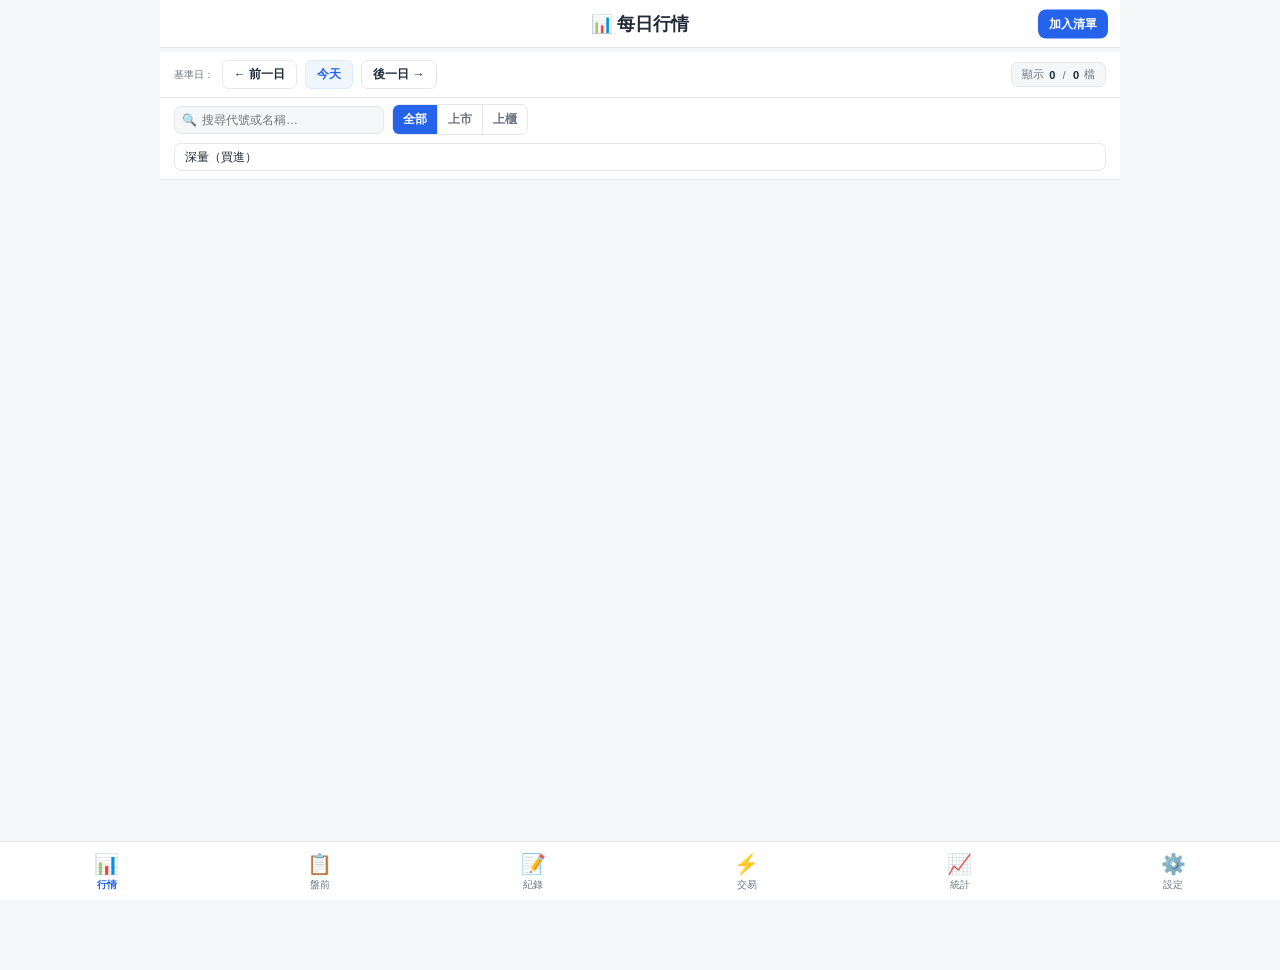
<file: app/index.html>
<!DOCTYPE html>
<html lang="zh-TW">
<head>
  <meta charset="UTF-8">
  <meta name="viewport" content="width=device-width, initial-scale=1.0, viewport-fit=cover">
  <title>交易 Journal Pro</title>

  <!-- PWA -->
  <link rel="manifest" href="manifest.json">
  <meta name="theme-color" content="#2563eb">
  <meta name="mobile-web-app-capable" content="yes">
  <meta name="apple-mobile-web-app-capable" content="yes">
  <meta name="apple-mobile-web-app-status-bar-style" content="default">
  <meta name="apple-mobile-web-app-title" content="交易日誌">
  <link rel="apple-touch-icon" href="icons/icon-192.png">

  <!-- 清除舊 Service Worker 快取 -->
  <script>
    if ('serviceWorker' in navigator) {
      navigator.serviceWorker.getRegistrations().then(regs => regs.forEach(r => r.unregister()));
      if ('caches' in window) caches.keys().then(keys => keys.forEach(k => caches.delete(k)));
    }
  </script>

  <style>
    /* ═══════════════════════════════════════
       CSS 變數（合併兩個程式）
    ═══════════════════════════════════════ */
    :root {
      /* Journal Pro */
      --bg-color:  #f4f6f8;
      --card-bg:   #ffffff;
      --primary:   #2563eb;
      --text-main: #1f2937;
      --text-muted:#6b7280;
      --border:    #e5e7eb;
      --success:   #10b981;
      --danger:    #ef4444;
      --warning:   #f59e0b;
      /* 行情專用 */
      --up: #e03131;
      --dn: #2f9e44;
      --neu:#495057;
      --b2: #dbeafe;
      --b3: #eff6ff;
    }

    *{box-sizing:border-box;margin:0;padding:0;
      font-family:-apple-system,BlinkMacSystemFont,"Segoe UI",Roboto,"Noto Sans TC",sans-serif;}
    html{background:var(--bg-color);height:100%;}
    body{
      background:var(--bg-color);color:var(--text-main);
      padding-top:env(safe-area-inset-top);
      display:flex;justify-content:center;
      padding-bottom:calc(70px + env(safe-area-inset-bottom));
    }

    .app-container{width:100%;max-width:960px;background:var(--bg-color);min-height:100vh;}
    .stock-check{width:15px;height:15px;cursor:pointer;accent-color:var(--b);}
    /* ── Header ── */
    .header{
      background:var(--card-bg);padding:10px 16px;
      display:flex;align-items:center;justify-content:center;
      font-weight:bold;font-size:1.1rem;position:relative;
      border-bottom:1px solid var(--border);position:sticky;top:0;z-index:10;
      min-height:48px;
    }
    #pageTitle{flex:1;text-align:center;}
    #btnAddToWatchlist{
      display:none;position:absolute;right:12px;top:50%;transform:translateY(-50%);
      background:var(--primary);color:#fff;border:none;border-radius:8px;
      padding:6px 11px;font-size:.75rem;font-weight:600;cursor:pointer;white-space:nowrap;
      transition:background .15s;
    }
    #btnAddToWatchlist:hover{background:#1d4ed8;}
    #btnAddToWatchlist:active{background:#1e40af;}

    /* ── Tabs ── */
    .tab-page{display:none;}
    .tab-page.active{display:block;}

    /* ── Bottom Nav（5 tabs）── */
    .bottom-nav{
      position:fixed;bottom:0;left:0;right:0;
      background:var(--card-bg);border-top:1px solid var(--border);
      display:flex;z-index:20;
      padding-bottom:env(safe-area-inset-bottom);
    }
    .nav-item{
      flex:1;padding:8px 2px 7px;text-align:center;
      font-size:0.65rem;color:var(--text-muted);cursor:pointer;
      transition:color .15s;line-height:1.4;
    }
    .nav-item.active{color:var(--primary);font-weight:600;}
    .nav-item span{display:block;font-size:1.25rem;}

    /* ═══════════════════════════════════════
       Journal Pro 共用元件
    ═══════════════════════════════════════ */
    .form-card{
      background:var(--card-bg);margin:12px 16px;
      padding:18px;border-radius:12px;
      box-shadow:0 2px 8px rgba(0,0,0,.05);
    }
    .section-title{
      font-size:.82rem;color:var(--text-muted);
      margin-bottom:12px;text-transform:uppercase;letter-spacing:.05em;
    }
    .input-group{margin-bottom:14px;}
    .input-row{display:flex;gap:12px;}
    .input-row .input-group{flex:1;}
    label{display:block;font-size:.85rem;margin-bottom:5px;color:var(--text-muted);}
    input,select,textarea{
      width:100%;padding:9px 10px;border:1px solid var(--border);
      border-radius:8px;font-size:.9rem;background:var(--card-bg);
      color:var(--text-main);outline:none;transition:border-color .15s;
      -webkit-appearance:none;
    }
    input:focus,select:focus,textarea:focus{border-color:var(--primary);}
    textarea{resize:vertical;}

    .btn-save{
      width:100%;padding:12px;background:var(--primary);color:#fff;
      border:none;border-radius:10px;font-size:.95rem;font-weight:bold;
      cursor:pointer;margin-top:8px;
    }
    .btn-save:active{filter:brightness(.9);}
    .btn-outline{
      width:100%;padding:11px;background:transparent;color:var(--primary);
      border:1px solid var(--primary);border-radius:8px;
      font-size:.9rem;font-weight:bold;cursor:pointer;margin-top:8px;
    }
    .btn-danger{
      width:100%;padding:11px;background:transparent;color:var(--danger);
      border:1px solid var(--danger);border-radius:8px;
      font-size:.9rem;font-weight:bold;cursor:pointer;margin-top:8px;
    }

    .r-display{
      text-align:center;font-size:1.6rem;font-weight:bold;
      color:var(--primary);padding:10px;background:var(--bg-color);
      border-radius:8px;margin:8px 0;
    }
    .r-display.negative{color:var(--danger);}

    .mood-selector{display:flex;gap:8px;flex-wrap:wrap;}
    .mood-btn{
      flex:1;min-width:58px;padding:10px 4px;
      border:2px solid var(--border);border-radius:10px;
      background:var(--bg-color);font-size:1.2rem;
      text-align:center;cursor:pointer;transition:all .15s;
    }
    .mood-btn.selected{border-color:var(--primary);background:var(--b3);}
    .mood-btn span{display:block;font-size:.62rem;color:var(--text-muted);margin-top:2px;}

    .plan-watchlist{list-style:none;display:flex;flex-direction:column;gap:8px;}
    .plan-watchlist li{
      background:var(--bg-color);border:1px solid var(--border);border-radius:10px;
      padding:9px 11px;display:flex;flex-direction:column;gap:6px;
    }
    .wi-row1{display:flex;align-items:center;gap:8px;}
    .watchlist-symbol{font-weight:bold;font-size:.92rem;flex:1;min-width:0;}
    .wi-close{font-size:.8rem;font-weight:700;white-space:nowrap;}
    .wi-close.up{color:var(--up);}
    .wi-close.dn{color:var(--dn);}
    .wi-close.neu{color:var(--neu);}
    .watchlist-remove{color:var(--danger);cursor:pointer;font-size:1rem;padding:0 4px;flex-shrink:0;}
    .wi-row2{display:flex;gap:8px;}
    .wi-field{flex:1;min-width:0;}
    .wi-label{font-size:.68rem;font-weight:600;color:var(--text-muted);text-transform:uppercase;letter-spacing:.04em;display:block;margin-bottom:2px;}
    .watchlist-note{font-size:.78rem;color:var(--text-main);outline:none;border-radius:6px;padding:4px 7px;cursor:text;background:var(--card-bg);border:1px solid var(--border);min-height:28px;line-height:1.4;}
    .watchlist-note:empty::before{content:attr(data-placeholder);color:var(--text-muted);pointer-events:none;}
    .watchlist-note:focus{border-color:var(--primary);box-shadow:0 0 0 2px rgba(59,130,246,.15);}
    .wi-trend-sel{width:100%;padding:4px 7px;border:1px solid var(--border);border-radius:6px;font-size:.78rem;background:var(--card-bg);color:var(--text-main);cursor:pointer;outline:none;}
    .wi-trend-sel:focus{border-color:var(--primary);}

    /* ── 紀錄分頁 ── */
    .rec-card{background:var(--card-bg);border:1px solid var(--border);border-radius:12px;overflow:hidden;box-shadow:0 2px 6px rgba(0,0,0,.05);}
    .rec-hd{display:flex;align-items:center;gap:10px;padding:11px 14px;background:#fafbfc;border-bottom:1px solid var(--border);cursor:pointer;}
    .rec-date{font-weight:700;font-size:.95rem;font-family:ui-monospace,monospace;color:var(--text-main);}
    .rec-mood{font-size:1.1rem;}
    .rec-trend{font-size:.75rem;padding:2px 8px;border-radius:12px;background:var(--b3);color:var(--primary);font-weight:600;}
    .rec-del{margin-left:auto;color:var(--text-muted);font-size:.85rem;cursor:pointer;padding:3px 6px;border-radius:6px;border:1px solid var(--border);background:var(--card-bg);transition:color .12s;}
    .rec-del:hover{color:var(--danger);border-color:var(--danger);}
    .rec-body{padding:12px 14px;display:flex;flex-direction:column;gap:8px;}
    .rec-section{font-size:.78rem;}
    .rec-label{font-size:.7rem;font-weight:600;color:var(--text-muted);text-transform:uppercase;letter-spacing:.04em;margin-bottom:3px;}
    .rec-watchlist{display:flex;flex-wrap:wrap;gap:5px;}
    .rec-symbol{background:var(--b3);border:1px solid var(--b2);color:var(--primary);border-radius:6px;padding:3px 8px;font-size:.78rem;font-weight:600;}
    .rec-symbol small{font-weight:400;color:var(--text-muted);margin-left:4px;}
    .rec-text{color:var(--text-main);white-space:pre-wrap;line-height:1.5;}
    .rec-empty{text-align:center;color:var(--text-muted);font-size:.85rem;padding:36px 0;}
    .rec-watchlist{display:flex;flex-direction:column;gap:7px;}
    .rec-watch-row{background:var(--bg-color);border-radius:8px;padding:8px 10px;display:flex;flex-direction:column;gap:4px;}
    .rec-watch-main{display:flex;align-items:center;gap:6px;flex-wrap:wrap;}
    .rec-sym-name{font-weight:700;font-size:.85rem;}
    .rec-trend-badge{font-size:.7rem;font-weight:700;padding:2px 7px;border-radius:10px;}
    .rec-trend-badge.long{background:#fce7f3;color:#be185d;}
    .rec-trend-badge.short{background:#dbeafe;color:#1d4ed8;}
    .rec-pnl{font-size:.85rem;font-weight:800;}
    .rec-reason{font-size:.75rem;color:var(--text-muted);}
    .rec-watch-prices{display:flex;align-items:center;gap:8px;font-size:.78rem;}
    .rec-price-lbl{color:var(--text-muted);font-size:.7rem;}
    .rec-price-val{color:var(--text-main);}
    .rec-symbol{background:var(--b3);border:1px solid var(--b2);color:var(--primary);border-radius:6px;padding:3px 8px;font-size:.78rem;font-weight:600;}
    .rec-symbol small{font-weight:400;color:var(--text-muted);margin-left:4px;}

    .stat-grid{display:grid;grid-template-columns:1fr 1fr;gap:10px;}
    .stat-box{background:var(--bg-color);border-radius:10px;padding:12px;text-align:center;}
    .stat-value{font-size:1.5rem;font-weight:bold;color:var(--primary);}
    .stat-value.positive{color:var(--success);}
    .stat-value.negative{color:var(--danger);}
    .stat-label{font-size:.78rem;color:var(--text-muted);margin-top:3px;}

    .trade-list-item{
      display:flex;justify-content:space-between;align-items:center;
      padding:11px 0;border-bottom:1px solid var(--border);
    }
    .trade-list-item:last-child{border-bottom:none;}
    .trade-meta{font-size:.78rem;color:var(--text-muted);}
    .trade-symbol{font-weight:bold;font-size:.95rem;}
    .trade-r{font-weight:bold;font-size:1rem;}
    .trade-r.positive{color:var(--success);}
    .trade-r.negative{color:var(--danger);}

    .bar-container{margin-bottom:10px;}
    .bar-label{display:flex;justify-content:space-between;font-size:.82rem;margin-bottom:4px;color:var(--text-muted);}
    .bar-track{background:var(--bg-color);border-radius:4px;height:8px;overflow:hidden;}
    .bar-fill{height:100%;border-radius:4px;background:var(--primary);transition:width .4s;}
    .bar-fill.positive{background:var(--success);}
    .bar-fill.negative{background:var(--danger);}

    .emotion-tag{display:inline-block;padding:3px 9px;border-radius:12px;font-size:.75rem;font-weight:bold;}
    .emotion-tag.calm  {background:#d1fae5;color:#065f46;}
    .emotion-tag.fomo  {background:#fef3c7;color:#92400e;}
    .emotion-tag.panic {background:#fee2e2;color:#991b1b;}
    .emotion-tag.greed {background:#fce7f3;color:#9d174d;}
    .emotion-tag.anxious{background:#e0e7ff;color:#3730a3;}
    .emotion-tag.revenge{background:#f3e8ff;color:#6b21a8;}

    .filter-row{display:flex;gap:8px;overflow-x:auto;padding-bottom:4px;}
    .filter-btn{
      flex-shrink:0;padding:5px 13px;border:1px solid var(--border);
      border-radius:20px;font-size:.8rem;background:var(--bg-color);
      cursor:pointer;white-space:nowrap;
    }
    .filter-btn.active{background:var(--primary);color:#fff;border-color:var(--primary);}

    .setting-row{
      display:flex;justify-content:space-between;align-items:center;
      padding:13px 0;border-bottom:1px solid var(--border);
    }
    .setting-row:last-child{border-bottom:none;}
    .setting-label{font-size:.9rem;}
    .setting-desc{font-size:.78rem;color:var(--text-muted);margin-top:2px;}
    .setting-input{width:100px;text-align:right;padding:6px 10px;}
    .setting-input-wide{flex:1;max-width:240px;font-size:.8rem;padding:6px 10px;}

    .toggle-switch{position:relative;width:44px;height:24px;cursor:pointer;}
    .toggle-switch input{display:none;}
    .toggle-slider{position:absolute;inset:0;background:#d1d5db;border-radius:24px;transition:background .2s;}
    .toggle-slider::before{
      content:'';position:absolute;width:18px;height:18px;background:#fff;
      border-radius:50%;top:3px;left:3px;transition:transform .2s;
      box-shadow:0 1px 4px rgba(0,0,0,.2);
    }
    .toggle-switch input:checked+.toggle-slider{background:var(--primary);}
    .toggle-switch input:checked+.toggle-slider::before{transform:translateX(20px);}

    .strategy-tag-edit{
      display:inline-flex;align-items:center;gap:6px;
      background:var(--b3);color:var(--primary);border:1px solid var(--b2);
      border-radius:20px;padding:4px 10px 4px 14px;font-size:.82rem;margin:4px 4px 0 0;
    }
    .strategy-tag-edit .remove{cursor:pointer;color:var(--text-muted);font-size:.95rem;}

    .condition-tag{
      display:inline-block;background:var(--b3);color:var(--primary);
      border:1px solid var(--b2);border-radius:20px;
      padding:4px 12px;font-size:.82rem;margin:3px 3px 0 0;cursor:pointer;
    }
    .condition-tag.selected{background:var(--primary);color:#fff;border-color:var(--primary);}

    .month-table{width:100%;border-collapse:collapse;font-size:.83rem;}
    .month-table th{text-align:left;color:var(--text-muted);font-weight:500;padding:6px 0;border-bottom:1px solid var(--border);}
    .month-table td{padding:8px 0;border-bottom:1px solid var(--border);}
    .month-table tr:last-child td{border-bottom:none;}
    .month-table .positive{color:var(--success);font-weight:bold;}
    .month-table .negative{color:var(--danger);font-weight:bold;}

    .equity-canvas-wrap{position:relative;width:100%;}
    #equityCanvas{width:100%;display:block;border-radius:8px;}

    .rr-preview{
      background:var(--b3);border:1px solid var(--b2);color:var(--primary);
      padding:9px 13px;border-radius:8px;font-size:.85rem;margin-top:8px;
      display:flex;justify-content:space-between;align-items:center;
    }

    /* Autocomplete */
    .autocomplete-wrap{position:relative;}
    .search-dropdown{
      display:none;position:absolute;top:calc(100% + 4px);left:0;right:0;
      background:var(--card-bg);border:1px solid var(--border);
      border-radius:10px;box-shadow:0 8px 24px rgba(0,0,0,.12);
      max-height:200px;overflow-y:auto;z-index:50;
    }
    .search-dropdown.active{display:block;}
    .search-dropdown-item{
      display:flex;justify-content:space-between;align-items:center;
      padding:9px 13px;cursor:pointer;font-size:.87rem;
      border-bottom:1px solid var(--border);transition:background .1s;
    }
    .search-dropdown-item:last-child{border-bottom:none;}
    .search-dropdown-item:hover,.search-dropdown-item.highlighted{background:var(--b3);}
    .search-dropdown-item .sdrop-code{font-weight:bold;color:var(--primary);margin-right:7px;}
    .search-dropdown-item .sdrop-name{color:var(--text-muted);font-size:.8rem;}
    .search-dropdown-item .sdrop-freq{font-size:.73rem;color:var(--text-muted);flex-shrink:0;}
    .search-dropdown-empty{padding:13px;text-align:center;color:var(--text-muted);font-size:.83rem;}

    .search-wrap{position:relative;margin-bottom:12px;}
    .search-wrap input{padding-left:32px;background:var(--bg-color);}
    .search-wrap .search-icon{position:absolute;left:10px;top:50%;transform:translateY(-50%);color:var(--text-muted);pointer-events:none;}

    .empty-state{text-align:center;color:var(--text-muted);padding:36px 20px;font-size:.9rem;}
    .empty-state .emoji{font-size:2.2rem;margin-bottom:8px;}

    .btn-delete-trade{
      background:none;border:none;color:var(--text-muted);font-size:.95rem;
      cursor:pointer;padding:4px 6px;border-radius:6px;transition:color .15s;flex-shrink:0;
    }
    .btn-delete-trade:hover{color:var(--danger);}

    /* Install Banner */
    .install-banner{
      display:none;position:fixed;bottom:74px;left:50%;transform:translateX(-50%);
      width:calc(100% - 32px);max-width:448px;
      background:var(--text-main);color:#fff;border-radius:12px;
      padding:14px 16px;align-items:center;gap:12px;z-index:30;
      box-shadow:0 4px 20px rgba(0,0,0,.25);
    }
    .install-banner .install-icon{font-size:1.5rem;flex-shrink:0;}
    .install-banner .install-text{flex:1;font-size:.85rem;line-height:1.4;}
    .install-banner .install-text strong{display:block;font-size:.9rem;}
    .install-banner .install-actions{display:flex;gap:8px;flex-shrink:0;}
    .btn-install{padding:8px 14px;background:var(--primary);color:#fff;border:none;border-radius:8px;font-size:.82rem;font-weight:bold;cursor:pointer;}
    .btn-dismiss{padding:8px 10px;background:transparent;color:#9ca3af;border:none;font-size:.82rem;cursor:pointer;}

    /* Toast */
    .toast{
      position:fixed;bottom:86px;left:50%;transform:translateX(-50%) translateY(12px);
      padding:11px 20px;border-radius:10px;font-size:.85rem;font-weight:500;z-index:100;
      opacity:0;transition:opacity .25s,transform .25s;
      white-space:pre-line;max-width:calc(100% - 32px);text-align:center;
      pointer-events:none;box-shadow:0 4px 16px rgba(0,0,0,.22);
      color:#fff;background:#1f2937;
    }
    .toast.show{opacity:1;transform:translateX(-50%) translateY(0);}
    .toast.success{background:#065f46;}
    .toast.error  {background:#991b1b;}
    .toast.warning{background:#92400e;}
    .toast.info   {background:#1e3a5f;}

    /* ═══════════════════════════════════════
       行情分頁 專屬樣式
    ═══════════════════════════════════════ */
    #page-market{font-size:13px;}

    .mkt-date-nav{
      background:var(--card-bg);padding:8px 14px;
      display:flex;align-items:center;gap:8px;flex-wrap:wrap;
      border-bottom:1px solid var(--border);
      position:sticky;top:52px;z-index:8;
    }
    .date-nav-lbl{font-size:10px;color:var(--text-muted);white-space:nowrap;}
    .btn-nav{
      padding:5px 11px;border:1px solid var(--border);border-radius:7px;
      background:var(--card-bg);color:var(--text-main);cursor:pointer;
      font-size:12px;font-weight:600;transition:background .12s;
    }
    .btn-nav:hover{background:var(--bg-color);}
    .btn-nav:disabled{opacity:.4;cursor:not-allowed;}
    .btn-today{background:var(--b3);border-color:var(--b2);color:var(--primary);}
    .btn-today:hover{background:#bfdbfe;}

    .stat-pill{
      display:flex;align-items:center;gap:5px;
      background:var(--bg-color);border:1px solid var(--border);
      border-radius:7px;padding:4px 10px;font-size:11px;color:var(--text-muted);white-space:nowrap;
    }
    .stat-pill strong{color:var(--text-main);}

    .mkt-toolbar{
      background:var(--card-bg);padding:8px 14px;
      display:flex;gap:8px;flex-wrap:wrap;align-items:center;
      border-bottom:1px solid var(--border);
      position:sticky;top:96px;z-index:7;
    }
    .mkt-srch-wrap{position:relative;flex:1;min-width:140px;max-width:210px;}
    .mkt-srch-wrap input{
      width:100%;padding:6px 10px 6px 27px;
      border:1px solid var(--border);border-radius:7px;
      font-size:12px;background:var(--bg-color);
    }
    .mkt-srch-ico{position:absolute;left:8px;top:50%;transform:translateY(-50%);color:var(--text-muted);font-size:12px;pointer-events:none;}

    .btn-group{display:flex;border:1px solid var(--border);border-radius:7px;overflow:hidden;background:var(--card-bg);}
    .btn-group button{
      padding:6px 10px;border:none;background:transparent;cursor:pointer;
      font-size:12px;font-weight:600;color:var(--text-muted);transition:background .12s,color .12s;white-space:nowrap;
    }
    .btn-group button.active{background:var(--primary);color:#fff;}
    .btn-group button:not(:last-child){border-right:1px solid var(--border);}
    select.sort-sel{
      padding:6px 10px;border:1px solid var(--border);border-radius:7px;
      font-size:12px;background:var(--card-bg);cursor:pointer;color:var(--text-main);
    }

    /* Loading */
    #mktLoading{
      display:none;flex-direction:column;align-items:center;
      justify-content:center;padding:60px 20px;gap:12px;
    }
    .spinner{
      width:32px;height:32px;border:3px solid var(--border);
      border-top-color:var(--primary);border-radius:50%;
      animation:spin .7s linear infinite;
    }
    @keyframes spin{to{transform:rotate(360deg)}}
    .load-steps{display:flex;flex-direction:column;gap:4px;width:100%;max-width:360px;}
    .load-step{font-size:11px;color:var(--text-muted);padding:3px 6px;border-radius:4px;transition:all .2s;}
    .load-step.done  {color:#2f9e44;background:#f0fdf4;}
    .load-step.active{color:var(--primary);background:var(--b3);font-weight:600;}
    .load-step.fail  {color:var(--danger);background:#fef2f2;}

    /* Stock list */
    #mktStockList{padding:8px 14px 24px;display:flex;flex-direction:column;gap:10px;}

    .stock-row{
      background:var(--card-bg);border:1px solid var(--border);
      border-radius:10px;overflow:hidden;box-shadow:0 2px 6px rgba(0,0,0,.05);
    }
    .stock-hd{
      display:flex;align-items:center;gap:9px;
      padding:8px 12px 7px;border-bottom:1px solid #f1f3f5;background:#fafbfc;
      cursor:pointer;user-select:none;transition:background .12s;
    }
    .stock-hd:hover{background:#f3f4f6;}
    .stock-row.selected .stock-hd{background:#eff6ff;border-bottom-color:#bfdbfe;}
    .stock-row.selected{border-color:#93c5fd;box-shadow:0 0 0 2px rgba(59,130,246,.18),0 2px 6px rgba(0,0,0,.05);}
    .s-code{font-family:ui-monospace,monospace;font-size:13px;font-weight:700;color:var(--text-main);}
    .s-name{font-size:14px;font-weight:700;color:var(--text-main);}
    .market-badge{font-size:9px;font-weight:700;padding:2px 5px;border-radius:4px;letter-spacing:.3px;}
    .market-badge.twse{background:#dbeafe;color:#1d4ed8;}
    .market-badge.tpex{background:#fce7f3;color:#9d174d;}
    .stock-d0{margin-left:auto;font-size:12px;font-weight:700;display:flex;align-items:center;gap:7px;}
    .clr-up{color:var(--up);}
    .clr-dn{color:var(--dn);}
    .clr-neu{color:var(--neu);}

    .days-wrap{display:flex;overflow-x:auto;-webkit-overflow-scrolling:touch;scrollbar-width:thin;}
    .days-wrap::-webkit-scrollbar{height:4px;}
    .days-wrap::-webkit-scrollbar-thumb{background:#d1d5db;border-radius:2px;}

    .day-card{
      flex:0 0 175px;min-width:160px;padding:10px 12px;
      border-right:1px solid var(--border);display:flex;flex-direction:column;
    }
    .day-card:last-child{border-right:none;}
    .day-card.d0{border-top:3px solid var(--primary);background:#fff;}
    .day-card:not(.d0){background:#fafbfc;}

    .card-top{display:flex;justify-content:space-between;align-items:center;margin-bottom:5px;}
    .day-lbl{font-size:11px;font-weight:700;font-family:ui-monospace,monospace;}
    .d0 .day-lbl{color:var(--primary);}
    .day-card:not(.d0) .day-lbl{color:var(--text-muted);}
    .card-dt{font-size:11px;color:var(--text-muted);}

    .card-price{font-size:20px;font-weight:800;line-height:1;margin-bottom:2px;}
    .card-price.up{color:var(--up);}
    .card-price.dn{color:var(--dn);}
    .card-price.neu{color:var(--neu);}
    .card-chg{font-size:12px;font-weight:600;margin-bottom:8px;}
    .card-chg.up{color:var(--up);}
    .card-chg.dn{color:var(--dn);}
    .card-chg.neu{color:var(--neu);}

    .card-metrics{display:grid;grid-template-columns:1fr 1fr;gap:4px;}
    .met{display:flex;flex-direction:column;gap:1px;}
    .met-l{font-size:10px;color:var(--text-muted);}
    .met-v{font-size:12px;font-weight:600;color:var(--text-main);font-variant-numeric:tabular-nums;}
    .met-v.dash{color:var(--text-muted);font-weight:400;}

    .day-card.no-data{align-items:center;justify-content:center;background:#f9fafb;}
    .no-data-txt{font-size:12px;color:var(--text-muted);text-align:center;padding:14px 0;}

    .load-more-wrap{text-align:center;padding:14px;}
    .btn-more{
      padding:8px 26px;border:1px solid var(--border);border-radius:8px;
      background:var(--card-bg);color:var(--text-main);cursor:pointer;
      font-size:12px;font-weight:600;
    }
    .btn-more:hover{background:var(--bg-color);}

    /* ── Dark mode ── */
    body.dark{
      --bg-color:#111827;--card-bg:#1f2937;--text-main:#f9fafb;
      --text-muted:#9ca3af;--border:#374151;--b3:#1e3a5f;--b2:#1d4ed8;
    }
    body.dark input,body.dark select,body.dark textarea{
      background:#111827;color:var(--text-main);border-color:var(--border);
    }
    body.dark .stat-box,body.dark .mood-btn,body.dark .bar-track{background:#111827;}
    body.dark .mood-btn.selected{background:#1d4ed8;}
    body.dark .filter-btn{background:#1f2937;color:var(--text-muted);}
    body.dark .stock-hd,body.dark .day-card:not(.d0){background:#111827;}
    body.dark .day-card.d0{background:#1f2937;}
    body.dark .mkt-date-nav,body.dark .mkt-toolbar{background:#1f2937;border-color:var(--border);}
    body.dark .search-dropdown-item:hover,body.dark .search-dropdown-item.highlighted{background:#1e3a5f;}
  </style>
</head>
<body>

<!-- Toast -->
<div class="toast" id="toast"></div>

<!-- PWA 安裝 Banner -->
<div class="install-banner" id="install-banner">
  <div class="install-icon">📲</div>
  <div class="install-text">
    <strong>加入主畫面</strong>安裝後可離線使用
  </div>
  <div class="install-actions">
    <button class="btn-install" onclick="installApp()">安裝</button>
    <button class="btn-dismiss" onclick="dismissInstall()">✕</button>
  </div>
</div>

<div class="app-container">
  <div class="header">
    <span id="pageTitle">📊 每日行情</span>
    <button id="btnAddToWatchlist" onclick="addCheckedToWatchlist()">加入清單</button>
  </div>

  <!-- ══════════════ 行情分頁 ══════════════ -->
  <div class="tab-page active" id="page-market">

    <!-- 日期導覽 -->
    <div class="mkt-date-nav">
      <span class="date-nav-lbl">基準日：</span>
      <button class="btn-nav" id="btnPrev" onclick="mktNavigate(-1)">← 前一日</button>
      <button class="btn-nav btn-today" id="btnToday" onclick="mktGoToday()">今天</button>
      <button class="btn-nav" id="btnNext" onclick="mktNavigate(1)">後一日 →</button>
      <div class="stat-pill" style="margin-left:auto">
        顯示 <strong id="mktShowCount">0</strong>&thinsp;/&thinsp;<strong id="mktTotalCount">0</strong> 檔
      </div>
    </div>

    <!-- 工具列 -->
    <div class="mkt-toolbar">
      <div class="mkt-srch-wrap">
        <span class="mkt-srch-ico">🔍</span>
        <input type="text" id="mktSearch" placeholder="搜尋代號或名稱…">
      </div>
      <div class="btn-group" id="mktGroup">
        <button data-mkt="all"  class="active">全部</button>
        <button data-mkt="twse">上市</button>
        <button data-mkt="tpex">上櫃</button>
      </div>
      <select class="sort-sel" id="mktSortSel">
        <option value="dtBuyZh">深量（買進）</option>
        <option value="dtSellZh">出量（賣出）</option>
        <option value="tradingPct">當沖比</option>
        <option value="changePct">漲幅</option>
        <option value="volume">成交量</option>
      </select>
    </div>

    <!-- Loading -->
    <div id="mktLoading">
      <div class="spinner"></div>
      <div class="load-steps" id="mktLoadSteps"></div>
    </div>

    <!-- Stock list -->
    <div id="mktStockList"></div>
    <div class="load-more-wrap" id="mktLoadMoreWrap" style="display:none">
      <button class="btn-more" id="mktLoadMoreBtn">載入更多</button>
    </div>
  </div>

  <!-- ══════════════ 盤前分頁 ══════════════ -->
  <div class="tab-page" id="page-premarket">

    <div class="form-card" style="display:flex;align-items:center;gap:12px;padding:12px 18px;">
      <label style="font-size:.85rem;font-weight:600;color:var(--text-muted);white-space:nowrap;">盤前日期</label>
      <input type="date" id="premarketDate" style="flex:1;padding:7px 10px;border:1px solid var(--border);border-radius:8px;font-size:.9rem;background:var(--card-bg);color:var(--text-main);" onchange="loadPremarketByDate(this.value)">
    </div>

    <div class="form-card">
      <div class="section-title">今日狀態評估</div>
      <label>開盤前心理狀態</label>
      <div class="mood-selector" id="moodSelector">
        <div class="mood-btn" data-mood="great"   onclick="selectMood(this)">😄<span>絕佳</span></div>
        <div class="mood-btn" data-mood="good"    onclick="selectMood(this)">🙂<span>良好</span></div>
        <div class="mood-btn" data-mood="ok"      onclick="selectMood(this)">😐<span>普通</span></div>
        <div class="mood-btn" data-mood="tired"   onclick="selectMood(this)">😴<span>疲倦</span></div>
        <div class="mood-btn" data-mood="anxious" onclick="selectMood(this)">😰<span>焦慮</span></div>
      </div>
    </div>

    <div class="form-card">
      <div class="section-title">市場環境判斷</div>
      <div class="input-group">
        <label>大盤趨勢</label>
        <select id="marketTrend">
          <option value="uptrend">上升趨勢 📈</option>
          <option value="downtrend">下降趨勢 📉</option>
          <option value="sideways">盤整 ↔️</option>
          <option value="volatile">高波動 ⚡</option>
        </select>
      </div>
      <div class="input-group">
        <label>今日交易許可</label>
        <select id="tradingPermission">
          <option value="full">完整交易 ✅</option>
          <option value="reduced">縮小規模 ⚠️</option>
          <option value="observe">僅觀察，不交易 🔍</option>
        </select>
      </div>
      <div class="input-group">
        <label>今日備忘（重要事件 / 財報 / 法說會）</label>
        <textarea id="marketNotes" rows="2" placeholder="例如：下午2點 Fed 利率決議…"></textarea>
      </div>
    </div>

    <div class="form-card">
      <div class="section-title">今日觀察清單</div>
      <div class="input-row">
        <div class="input-group">
          <label>標的代號</label>
          <div class="autocomplete-wrap">
            <input type="text" id="watchSymbol" placeholder="例如：2330" autocomplete="off">
            <div class="search-dropdown" id="dropdown-watchSymbol"></div>
          </div>
        </div>
        <div class="input-group">
          <label>觀察理由</label>
          <input type="text" id="watchReason" placeholder="例如：突破整理區">
        </div>
      </div>
      <button class="btn-outline" onclick="addWatchItem()">＋ 加入觀察清單</button>
      <ul class="plan-watchlist" id="watchlist" style="margin-top:14px;"></ul>
    </div>

    <div class="form-card">
      <div class="section-title">今日操作規則提醒</div>
      <div id="rulesDisplay" style="margin-bottom:12px;display:flex;flex-wrap:wrap;"></div>
      <div class="input-group">
        <label>今日額外提醒</label>
        <textarea id="todayReminder" rows="2" placeholder="例如：今天不追高，只等回測…"></textarea>
      </div>
      <button class="btn-save" onclick="savePremarket()">儲存今日盤前計劃</button>
    </div>
  </div>

  <!-- ══════════════ 交易分頁 ══════════════ -->
  <div class="tab-page" id="page-trade">

    <div class="form-card">
      <div class="section-title">基本資料</div>
      <div class="input-row">
        <div class="input-group">
          <label>標的代號</label>
          <div class="autocomplete-wrap">
            <input type="text" id="symbol" placeholder="例如：2330" autocomplete="off">
            <div class="search-dropdown" id="dropdown-symbol"></div>
          </div>
        </div>
        <div class="input-group">
          <label>方向</label>
          <select id="direction">
            <option value="long">做多 (Long)</option>
            <option value="short">做空 (Short)</option>
          </select>
        </div>
      </div>
      <div class="input-group">
        <label>策略分類</label>
        <select id="strategy"></select>
      </div>
    </div>

    <div class="form-card">
      <div class="section-title">價格與 R 倍數（自動計算）</div>
      <div class="input-row">
        <div class="input-group">
          <label>進場價 (Entry)</label>
          <input type="number" step="0.01" id="entryPrice" placeholder="0.00">
        </div>
        <div class="input-group">
          <label>停損價 (Stop Loss)</label>
          <input type="number" step="0.01" id="stopLoss" placeholder="0.00">
        </div>
      </div>
      <div class="input-row">
        <div class="input-group">
          <label>出場價 (Exit)</label>
          <input type="number" step="0.01" id="exitPrice" placeholder="0.00">
        </div>
        <div class="input-group">
          <label>目標價 <small style="color:var(--text-muted)">選填</small></label>
          <input type="number" step="0.01" id="targetPrice" placeholder="0.00">
        </div>
      </div>
      <div id="rDisplay" class="r-display">0.00 R</div>
      <div id="rrPreview" class="rr-preview" style="display:none">
        <span>預期 R:R</span><span id="rrValue">—</span>
      </div>
    </div>

    <div class="form-card">
      <div class="section-title">心理與行為審查</div>
      <div class="input-row">
        <div class="input-group">
          <label>進場情緒</label>
          <select id="entryEmotion">
            <option value="calm">冷靜 / 照計畫</option>
            <option value="fomo">FOMO / 怕錯過</option>
            <option value="anxious">焦慮 / 猶豫</option>
            <option value="revenge">報復性交易</option>
          </select>
        </div>
        <div class="input-group">
          <label>出場情緒</label>
          <select id="exitEmotion">
            <option value="calm">冷靜 / 達標出場</option>
            <option value="greed">貪婪 / 想賺更多</option>
            <option value="panic">恐慌 / 提早平倉</option>
          </select>
        </div>
      </div>
      <div class="input-group">
        <label>是否完全遵守計畫？</label>
        <select id="planFollowed">
          <option value="true">✅ 是，完全遵守</option>
          <option value="false">❌ 否，發生紀律偏移</option>
        </select>
      </div>
      <div class="input-group">
        <label>盤後檢討與備註</label>
        <textarea id="notes" rows="3" placeholder="寫下這筆交易的反思…"></textarea>
      </div>
      <button class="btn-save" onclick="saveTrade()">儲存紀錄</button>
    </div>
  </div>

  <!-- ══════════════ 統計分頁 ══════════════ -->
  <div class="tab-page" id="page-stats">

    <div class="form-card">
      <div class="section-title">整體績效摘要</div>
      <div class="stat-grid">
        <div class="stat-box"><div class="stat-value" id="stat-total">0</div><div class="stat-label">總交易筆數</div></div>
        <div class="stat-box"><div class="stat-value" id="stat-winrate">0%</div><div class="stat-label">勝率</div></div>
        <div class="stat-box"><div class="stat-value" id="stat-avgr">0.00R</div><div class="stat-label">平均 R 倍數</div></div>
        <div class="stat-box"><div class="stat-value" id="stat-planfollow">0%</div><div class="stat-label">計畫遵守率</div></div>
      </div>
      <div style="margin-top:14px;">
        <div class="bar-label"><span>獲利 R 加總</span><span id="stat-totalr">0.00R</span></div>
        <div class="bar-track"><div class="bar-fill positive" id="stat-totalr-bar" style="width:0%"></div></div>
      </div>
    </div>

    <div class="form-card">
      <div class="section-title">權益曲線</div>
      <div class="equity-canvas-wrap"><canvas id="equityCanvas" height="160"></canvas></div>
    </div>

    <div class="form-card">
      <div class="section-title">策略績效分析</div>
      <div id="strategy-stats"></div>
    </div>

    <div class="form-card">
      <div class="section-title">月份統計</div>
      <div id="monthly-stats"></div>
    </div>

    <div class="form-card">
      <div class="section-title">情緒 vs 結果</div>
      <div id="emotion-stats"></div>
    </div>

    <div class="form-card">
      <div class="section-title">篩選</div>
      <div class="filter-row">
        <div class="filter-btn active" onclick="setFilter('all',this)">全部</div>
        <div class="filter-btn" onclick="setFilter('win',this)">獲利</div>
        <div class="filter-btn" onclick="setFilter('loss',this)">虧損</div>
        <div class="filter-btn" onclick="setFilter('plan-yes',this)">遵守計畫</div>
        <div class="filter-btn" onclick="setFilter('plan-no',this)">未遵守</div>
      </div>
    </div>

    <div class="form-card">
      <div class="section-title">交易紀錄列表</div>
      <div class="search-wrap">
        <span class="search-icon">🔍</span>
        <input type="text" id="searchSymbol" placeholder="搜尋標的代號…" oninput="renderTradeList()">
      </div>
      <div id="trade-list">
        <div class="empty-state"><div class="emoji">📭</div>尚無交易紀錄</div>
      </div>
    </div>
  </div>

  <!-- ══════════════ 紀錄分頁 ══════════════ -->
  <div class="tab-page" id="page-records">
    <div id="recordsList" style="padding:12px 14px 32px;display:flex;flex-direction:column;gap:12px;">
      <div style="color:var(--text-muted);font-size:.85rem;padding:24px 0;text-align:center;">載入中…</div>
    </div>
  </div>

  <!-- ══════════════ 設定分頁 ══════════════ -->
  <div class="tab-page" id="page-settings">

    <!-- ★ 新增：行情 CORS Proxy 設定 -->
    <div class="form-card">
      <div class="section-title">行情 API 設定</div>
      <div class="setting-row" style="flex-direction:column;align-items:flex-start;gap:8px;">
        <div>
          <div class="setting-label">CORS Proxy URL</div>
          <div class="setting-desc">用於串接 TWSE / TPEX 行情 API，預設為 Cloudflare Worker</div>
        </div>
        <input type="url" class="setting-input-wide" style="max-width:100%;font-size:.8rem;"
          id="cfg-proxyUrl" placeholder="https://your-worker.workers.dev">
      </div>
      <div style="margin-top:8px;">
        <button class="btn-outline" style="margin-top:0;" onclick="mktForceReload()">🔄 重新載入行情資料</button>
      </div>
    </div>

    <div class="form-card">
      <div class="section-title">風險管理參數</div>
      <div class="setting-row">
        <div><div class="setting-label">每筆最大風險 (%)</div><div class="setting-desc">佔帳戶資金比例</div></div>
        <input type="number" class="setting-input" id="cfg-maxRisk" value="1" min="0.1" max="10" step="0.1">
      </div>
      <div class="setting-row">
        <div><div class="setting-label">每日最大虧損上限 (R)</div><div class="setting-desc">達到後停止交易</div></div>
        <input type="number" class="setting-input" id="cfg-dailyMaxLoss" value="-3" max="0" step="0.5">
      </div>
      <div class="setting-row">
        <div><div class="setting-label">最低勝率警示 (%)</div><div class="setting-desc">低於此值顯示警告</div></div>
        <input type="number" class="setting-input" id="cfg-minWinRate" value="40" min="0" max="100">
      </div>
    </div>

    <div class="form-card">
      <div class="section-title">策略清單管理</div>
      <div id="strategy-tags" style="margin-bottom:14px;"></div>
      <div class="input-row">
        <div class="input-group"><input type="text" id="newStrategy" placeholder="輸入新策略名稱…"></div>
        <div style="flex-shrink:0;">
          <button class="btn-save" style="margin-top:0;padding:10px 18px;width:auto;" onclick="addStrategy()">新增</button>
        </div>
      </div>
    </div>

    <div class="form-card">
      <div class="section-title">紀律提醒規則</div>
      <div id="rule-tags" style="margin-bottom:14px;"></div>
      <div class="input-row">
        <div class="input-group"><input type="text" id="newRule" placeholder="例如：不追高，只等回測…"></div>
        <div style="flex-shrink:0;">
          <button class="btn-save" style="margin-top:0;padding:10px 18px;width:auto;" onclick="addRule()">新增</button>
        </div>
      </div>
    </div>

    <div class="form-card">
      <div class="section-title">外觀</div>
      <div class="setting-row">
        <div><div class="setting-label">深色模式</div><div class="setting-desc">深色背景，適合夜間使用</div></div>
        <label class="toggle-switch">
          <input type="checkbox" id="cfg-darkMode" onchange="toggleDarkMode(this.checked)">
          <div class="toggle-slider"></div>
        </label>
      </div>
    </div>

    <div class="form-card">
      <div class="section-title">通知設定</div>
      <div class="setting-row">
        <div><div class="setting-label">盤前計劃提醒</div><div class="setting-desc">每日 8:30 提醒填寫盤前計劃</div></div>
        <label class="toggle-switch"><input type="checkbox" id="cfg-premktReminder" checked><div class="toggle-slider"></div></label>
      </div>
      <div class="setting-row">
        <div><div class="setting-label">每日虧損達上限提醒</div><div class="setting-desc">超出設定的每日虧損後警示</div></div>
        <label class="toggle-switch"><input type="checkbox" id="cfg-lossAlert" checked><div class="toggle-slider"></div></label>
      </div>
    </div>

    <div class="form-card">
      <div class="section-title">資料管理</div>
      <button class="btn-outline" onclick="exportData()">📥 匯出所有資料 (JSON)</button>
      <button class="btn-outline" onclick="importData()">📤 匯入資料 (JSON)</button>
      <button class="btn-danger"  onclick="clearAllData()">🗑️ 清除所有交易紀錄</button>
    </div>

    <div style="padding:0 16px 8px;">
      <button class="btn-save" onclick="saveSettings()">儲存設定</button>
    </div>
  </div>

  <!-- 底部導覽列（6 tabs）-->
  <div class="bottom-nav">
    <div class="nav-item active" id="nav-market"    onclick="switchTab('market')">   <span>📊</span>行情</div>
    <div class="nav-item"        id="nav-premarket" onclick="switchTab('premarket')"><span>📋</span>盤前</div>
    <div class="nav-item"        id="nav-records"   onclick="switchTab('records')">  <span>📝</span>紀錄</div>
    <div class="nav-item"        id="nav-trade"     onclick="switchTab('trade')">    <span>⚡</span>交易</div>
    <div class="nav-item"        id="nav-stats"     onclick="switchTab('stats')">    <span>📈</span>統計</div>
    <div class="nav-item"        id="nav-settings"  onclick="switchTab('settings')"> <span>⚙️</span>設定</div>
  </div>
</div>

<!-- ╔══════════════════════════════════════════════════════╗
     ║                  JavaScript                         ║
     ╚══════════════════════════════════════════════════════╝ -->
<script>
'use strict';

/* ════════════════════════════════════════
   共用工具
════════════════════════════════════════ */
function esc(s) {
  return String(s ?? '').replace(/[&<>"']/g, c =>
    ({ '&':'&amp;','<':'&lt;','>':'&gt;','"':'&quot;',"'":'&#39;' }[c]));
}
function debounce(fn, ms) {
  let t;
  return (...a) => { clearTimeout(t); t = setTimeout(() => fn(...a), ms); };
}

/* ════════════════════════════════════════
   資料層 (localStorage)
════════════════════════════════════════ */
const DB = {
  getTrades:    ()    => JSON.parse(localStorage.getItem('trades')   || '[]'),
  saveTrades:   (arr) => localStorage.setItem('trades', JSON.stringify(arr)),
  getSettings:  ()    => JSON.parse(localStorage.getItem('settings') || 'null') || defaultSettings(),
  saveSettings: (cfg) => localStorage.setItem('settings', JSON.stringify(cfg)),
  getPremarket: (d)   => JSON.parse(localStorage.getItem('premarket_'+d) || 'null'),
  savePremarket:(d,v) => localStorage.setItem('premarket_'+d, JSON.stringify(v)),
  getAllPremarketKeys: () => Object.keys(localStorage).filter(k => k.startsWith('premarket_')).map(k => k.slice(10)).sort().reverse(),
  deletePremarket:(d) => localStorage.removeItem('premarket_'+d),
};

function defaultSettings() {
  return {
    maxRisk: 1, dailyMaxLoss: -3, minWinRate: 40,
    strategies: ['突破前高/低', '均線回檔', '乖離反彈'],
    rules: ['不追高，只等回測', '進場前確認停損位置'],
    premktReminder: true, lossAlert: true,
    proxyUrl: 'https://black-bonus-4618.s01yg3642.workers.dev',
  };
}

/* ════════════════════════════════════════
   分頁切換
════════════════════════════════════════ */
const TAB_TITLES = {
  market:    '📊 每日行情',
  premarket: '📋 今日盤前計劃',
  records:   '📝 盤前紀錄',
  trade:     '⚡ 新增交易紀錄',
  stats:     '📈 交易統計',
  settings:  '⚙️ 設定',
};
const TAB_ORDER = ['market','premarket','records','trade','stats','settings'];

function switchTab(tab) {
  document.querySelectorAll('.tab-page').forEach(p => p.classList.remove('active'));
  document.querySelectorAll('.nav-item').forEach(n => n.classList.remove('active'));
  document.getElementById('page-' + tab).classList.add('active');
  document.getElementById('nav-'  + tab).classList.add('active');
  document.getElementById('pageTitle').textContent = TAB_TITLES[tab];
  document.getElementById('btnAddToWatchlist').style.display = tab === 'market' ? 'block' : 'none';

  if (tab === 'market')    { if (!mktLoaded) mktMain(); }
  if (tab === 'stats')     renderStats();
  if (tab === 'settings')  renderSettingsPage();
  if (tab === 'premarket') renderPremarketPage();
  if (tab === 'trade')     renderStrategyOptions();
  if (tab === 'records')   renderRecords();
}

/* ════════════════════════════════════════
   手勢滑動切換分頁
════════════════════════════════════════ */
let _tx = 0, _ty = 0;
document.querySelector('.app-container').addEventListener('touchstart', e => {
  _tx = e.touches[0].clientX; _ty = e.touches[0].clientY;
}, { passive: true });
document.querySelector('.app-container').addEventListener('touchend', e => {
  const dx = e.changedTouches[0].clientX - _tx;
  const dy = e.changedTouches[0].clientY - _ty;
  if (Math.abs(dx) < 50 || Math.abs(dy) > Math.abs(dx) * 0.8) return;
  const cur = document.querySelector('.nav-item.active')?.id.replace('nav-','');
  const idx = TAB_ORDER.indexOf(cur);
  if (dx < 0 && idx < TAB_ORDER.length - 1) switchTab(TAB_ORDER[idx + 1]);
  if (dx > 0 && idx > 0)                     switchTab(TAB_ORDER[idx - 1]);
}, { passive: true });

/* ════════════════════════════════════════
   Toast
════════════════════════════════════════ */
let _toastT = null;
function showToast(msg, type = 'info') {
  const el = document.getElementById('toast');
  el.textContent = msg;
  el.className = `toast ${type} show`;
  if (_toastT) clearTimeout(_toastT);
  _toastT = setTimeout(() => el.classList.remove('show'), type === 'warning' ? 4000 : 2200);
  if ('vibrate' in navigator) {
    if      (type === 'success') navigator.vibrate(40);
    else if (type === 'error')   navigator.vibrate([60,50,60]);
    else if (type === 'warning') navigator.vibrate([80,60,80,60,80]);
  }
}

/* ════════════════════════════════════════
   深色模式
════════════════════════════════════════ */
function toggleDarkMode(on) {
  document.body.classList.toggle('dark', on);
  localStorage.setItem('darkMode', on ? '1' : '0');
  const trades = DB.getTrades();
  if (trades.length) drawEquityCurve(trades);
}
function applyDarkModeOnLoad() {
  const saved = localStorage.getItem('darkMode');
  const on = saved !== null ? saved === '1' : window.matchMedia('(prefers-color-scheme:dark)').matches;
  if (on) document.body.classList.add('dark');
}

/* ════════════════════════════════════════
   Autocomplete（共用 stock.json）
════════════════════════════════════════ */
let _stockCache = null;
// ★ daily-report.json 已內嵌
const DAILY_REPORT_CFG = {"apis":{"twseDaily":{"baseUrl":"https://www.twse.com.tw/rwd/zh/afterTrading/MI_INDEX","params":{"type":"ALLBUT0999","response":"json"},"dateFormat":"YYYYMMDD","market":"TWSE","signedChange":true},"twseDT":{"baseUrl":"https://www.twse.com.tw/exchangeReport/TWTB4U","params":{"response":"json"},"dateFormat":"YYYYMMDD"},"tpexDaily":{"baseUrl":"https://www.tpex.org.tw/www/zh-tw/afterTrading/otc","params":{"type":"AL","response":"json"},"dateFormat":"YYYY/MM/DD","market":"TPEX"},"tpexDT":{"baseUrl":"https://www.tpex.org.tw/www/zh-tw/intraday/stat","params":{"type":"Daily","response":"json"},"dateFormat":"YYYY/MM/DD"}},"display":{"dayLabels":["D-2","D-1","基準","D+1","D+2"],"metrics":[{"key":"dtBuyZh","label":"深量","format":"integer"},{"key":"dtSellZh","label":"出量","format":"integer"},{"key":"tradingPct","label":"當沖%","format":"percent1"},{"key":null,"label":"52H%","format":"dash"}],"sortOptions":[{"value":"dtBuyZh","label":"深量（買進）"},{"value":"dtSellZh","label":"出量（賣出）"},{"value":"tradingPct","label":"當沖比"},{"value":"changePct","label":"漲幅"},{"value":"volume","label":"成交量"}]}};

// ★ stock.json 已內嵌（1835 檔）
const _STOCK_DATA = [{"code":"1101","name":"台泥"},{"code":"1102","name":"亞泥"},{"code":"1103","name":"嘉泥"},{"code":"1104","name":"環泥"},{"code":"1108","name":"幸福"},{"code":"1109","name":"信大"},{"code":"1110","name":"東泥"},{"code":"1201","name":"味全"},{"code":"1203","name":"味王"},{"code":"1210","name":"大成"},{"code":"1213","name":"大飲"},{"code":"1215","name":"卜蜂"},{"code":"1216","name":"統一"},{"code":"1217","name":"愛之味"},{"code":"1218","name":"泰山"},{"code":"1219","name":"福壽"},{"code":"1220","name":"台榮"},{"code":"1225","name":"福懋油"},{"code":"1227","name":"佳格"},{"code":"1229","name":"聯華"},{"code":"1231","name":"聯華食"},{"code":"1232","name":"大統益"},{"code":"1233","name":"天仁"},{"code":"1234","name":"黑松"},{"code":"1235","name":"興泰"},{"code":"1236","name":"宏亞"},{"code":"1240","name":"茂生農經"},{"code":"1256","name":"鮮活果汁-KY"},{"code":"1259","name":"安心"},{"code":"1264","name":"德麥"},{"code":"1268","name":"漢來美食"},{"code":"1294","name":"漢田生技"},{"code":"1301","name":"台塑"},{"code":"1303","name":"南亞"},{"code":"1304","name":"台聚"},{"code":"1305","name":"華夏"},{"code":"1307","name":"三芳"},{"code":"1308","name":"亞聚"},{"code":"1309","name":"台達化"},{"code":"1310","name":"台苯"},{"code":"1312","name":"國喬"},{"code":"1313","name":"聯成"},{"code":"1314","name":"中石化"},{"code":"1315","name":"達新"},{"code":"1316","name":"上曜"},{"code":"1319","name":"東陽"},{"code":"1321","name":"大洋"},{"code":"1323","name":"永裕"},{"code":"1324","name":"地球"},{"code":"1325","name":"恆大"},{"code":"1326","name":"台化"},{"code":"1336","name":"台翰"},{"code":"1337","name":"再生-KY"},{"code":"1338","name":"廣華-KY"},{"code":"1339","name":"昭輝"},{"code":"1340","name":"勝悅-KY"},{"code":"1341","name":"富林-KY"},{"code":"1342","name":"八貫"},{"code":"1402","name":"遠東新"},{"code":"1409","name":"新纖"},{"code":"1410","name":"南染"},{"code":"1413","name":"宏洲"},{"code":"1414","name":"東和"},{"code":"1416","name":"廣豐"},{"code":"1417","name":"嘉裕"},{"code":"1418","name":"東華"},{"code":"1419","name":"新紡"},{"code":"1423","name":"利華"},{"code":"1432","name":"大魯閣"},{"code":"1434","name":"福懋"},{"code":"1435","name":"中福"},{"code":"1436","name":"華友聯"},{"code":"1437","name":"勤益控"},{"code":"1438","name":"三地開發"},{"code":"1439","name":"雋揚"},{"code":"1440","name":"南紡"},{"code":"1441","name":"大東"},{"code":"1442","name":"名軒"},{"code":"1443","name":"立益物流"},{"code":"1444","name":"力麗"},{"code":"1445","name":"大宇"},{"code":"1446","name":"宏和"},{"code":"1447","name":"力鵬"},{"code":"1449","name":"佳和"},{"code":"1451","name":"年興"},{"code":"1452","name":"宏益"},{"code":"1453","name":"大將"},{"code":"1454","name":"台富"},{"code":"1455","name":"集盛"},{"code":"1456","name":"怡華"},{"code":"1457","name":"宜進"},{"code":"1459","name":"聯發"},{"code":"1460","name":"宏遠"},{"code":"1463","name":"強盛新"},{"code":"1464","name":"得力"},{"code":"1465","name":"偉全"},{"code":"1466","name":"聚隆"},{"code":"1467","name":"南緯"},{"code":"1468","name":"昶和"},{"code":"1470","name":"大統新創"},{"code":"1471","name":"首利"},{"code":"1472","name":"三洋實業"},{"code":"1473","name":"台南"},{"code":"1474","name":"弘裕"},{"code":"1475","name":"業旺"},{"code":"1476","name":"儒鴻"},{"code":"1477","name":"聚陽"},{"code":"1503","name":"士電"},{"code":"1504","name":"東元"},{"code":"1506","name":"正道"},{"code":"1512","name":"瑞利"},{"code":"1513","name":"中興電"},{"code":"1514","name":"亞力"},{"code":"1515","name":"力山"},{"code":"1516","name":"川飛"},{"code":"1517","name":"利奇"},{"code":"1519","name":"華城"},{"code":"1521","name":"大億"},{"code":"1522","name":"堤維西"},{"code":"1524","name":"耿鼎"},{"code":"1525","name":"江申"},{"code":"1526","name":"日馳"},{"code":"1527","name":"鑽全"},{"code":"1528","name":"恩德"},{"code":"1529","name":"樂事綠能"},{"code":"1530","name":"亞崴"},{"code":"1531","name":"高林股"},{"code":"1532","name":"勤美"},{"code":"1533","name":"車王電"},{"code":"1535","name":"中宇"},{"code":"1536","name":"和大"},{"code":"1537","name":"廣隆"},{"code":"1538","name":"正峰"},{"code":"1539","name":"巨庭"},{"code":"1540","name":"喬福"},{"code":"1541","name":"錩泰"},{"code":"1558","name":"伸興"},{"code":"1560","name":"中砂"},{"code":"1563","name":"巧新"},{"code":"1565","name":"精華"},{"code":"1568","name":"倉佑"},{"code":"1569","name":"濱川"},{"code":"1570","name":"力肯"},{"code":"1580","name":"新麥"},{"code":"1582","name":"信錦"},{"code":"1583","name":"程泰"},{"code":"1584","name":"精剛"},{"code":"1586","name":"和勤"},{"code":"1587","name":"吉茂"},{"code":"1589","name":"永冠-KY"},{"code":"1590","name":"亞德客-KY"},{"code":"1591","name":"駿吉-KY"},{"code":"1593","name":"祺驊"},{"code":"1595","name":"川寶"},{"code":"1597","name":"直得"},{"code":"1598","name":"岱宇"},{"code":"1599","name":"宏佳騰"},{"code":"1603","name":"華電"},{"code":"1604","name":"聲寶"},{"code":"1605","name":"華新"},{"code":"1608","name":"華榮"},{"code":"1609","name":"大亞"},{"code":"1611","name":"中電"},{"code":"1612","name":"宏泰"},{"code":"1614","name":"三洋電"},{"code":"1615","name":"大山"},{"code":"1616","name":"億泰"},{"code":"1617","name":"榮星"},{"code":"1618","name":"合機"},{"code":"1626","name":"艾美特-KY"},{"code":"1702","name":"南僑"},{"code":"1707","name":"葡萄王"},{"code":"1708","name":"東鹼"},{"code":"1709","name":"和益"},{"code":"1710","name":"東聯"},{"code":"1711","name":"永光"},{"code":"1712","name":"興農"},{"code":"1713","name":"國化"},{"code":"1714","name":"和桐"},{"code":"1717","name":"長興"},{"code":"1718","name":"中纖"},{"code":"1720","name":"生達"},{"code":"1721","name":"三晃"},{"code":"1722","name":"台肥"},{"code":"1723","name":"中碳"},{"code":"1725","name":"元禎"},{"code":"1726","name":"永記"},{"code":"1727","name":"中華化"},{"code":"1730","name":"花仙子"},{"code":"1731","name":"美吾華"},{"code":"1732","name":"毛寶"},{"code":"1733","name":"五鼎"},{"code":"1734","name":"杏輝"},{"code":"1735","name":"日勝化"},{"code":"1736","name":"喬山"},{"code":"1737","name":"臺鹽"},{"code":"1742","name":"台蠟"},{"code":"1752","name":"南光"},{"code":"1760","name":"寶齡富錦"},{"code":"1762","name":"中化生"},{"code":"1773","name":"勝一"},{"code":"1776","name":"展宇"},{"code":"1777","name":"生泰"},{"code":"1781","name":"合世"},{"code":"1783","name":"和康生"},{"code":"1784","name":"訊聯"},{"code":"1785","name":"光洋科"},{"code":"1786","name":"科妍"},{"code":"1788","name":"杏昌"},{"code":"1789","name":"神隆"},{"code":"1795","name":"美時"},{"code":"1796","name":"金穎生技"},{"code":"1799","name":"易威"},{"code":"1802","name":"台玻"},{"code":"1805","name":"寶徠"},{"code":"1806","name":"冠軍"},{"code":"1808","name":"潤隆"},{"code":"1809","name":"中釉"},{"code":"1810","name":"和成"},{"code":"1813","name":"寶利徠"},{"code":"1815","name":"富喬"},{"code":"1817","name":"凱撒衛"},{"code":"1903","name":"士紙"},{"code":"1904","name":"正隆"},{"code":"1905","name":"華紙"},{"code":"1906","name":"寶隆"},{"code":"1907","name":"永豐餘"},{"code":"1909","name":"榮成"},{"code":"2002","name":"中鋼"},{"code":"2006","name":"東和鋼鐵"},{"code":"2007","name":"燁興"},{"code":"2008","name":"高興昌"},{"code":"2009","name":"第一銅"},{"code":"2010","name":"春源"},{"code":"2012","name":"春雨"},{"code":"2013","name":"中鋼構"},{"code":"2014","name":"中鴻"},{"code":"2015","name":"豐興"},{"code":"2017","name":"官田鋼"},{"code":"2020","name":"美亞"},{"code":"2022","name":"聚亨"},{"code":"2023","name":"燁輝"},{"code":"2024","name":"志聯"},{"code":"2025","name":"千興"},{"code":"2027","name":"大成鋼"},{"code":"2028","name":"威致"},{"code":"2029","name":"盛餘"},{"code":"2030","name":"彰源"},{"code":"2031","name":"新光鋼"},{"code":"2032","name":"新鋼"},{"code":"2033","name":"佳大"},{"code":"2034","name":"允強"},{"code":"2035","name":"唐榮"},{"code":"2038","name":"海光"},{"code":"2049","name":"上銀"},{"code":"2059","name":"川湖"},{"code":"2061","name":"風青"},{"code":"2062","name":"橋椿"},{"code":"2063","name":"世鎧"},{"code":"2064","name":"晉椿"},{"code":"2065","name":"世豐"},{"code":"2066","name":"世德"},{"code":"2067","name":"嘉鋼"},{"code":"2069","name":"運錩"},{"code":"2070","name":"精湛"},{"code":"2073","name":"雄順"},{"code":"2101","name":"南港"},{"code":"2102","name":"泰豐"},{"code":"2103","name":"台橡"},{"code":"2104","name":"國際中橡"},{"code":"2105","name":"正新"},{"code":"2106","name":"建大"},{"code":"2107","name":"厚生"},{"code":"2108","name":"南帝"},{"code":"2109","name":"華豐"},{"code":"2114","name":"鑫永銓"},{"code":"2115","name":"六暉-KY"},{"code":"2201","name":"裕隆"},{"code":"2204","name":"中華"},{"code":"2206","name":"三陽工業"},{"code":"2207","name":"和泰車"},{"code":"2208","name":"台船"},{"code":"2211","name":"長榮鋼"},{"code":"2221","name":"大甲"},{"code":"2227","name":"裕日車"},{"code":"2228","name":"劍麟"},{"code":"2230","name":"泰茂"},{"code":"2231","name":"為升"},{"code":"2233","name":"宇隆"},{"code":"2235","name":"謚源"},{"code":"2236","name":"百達-KY"},{"code":"2239","name":"英利-KY"},{"code":"2241","name":"艾姆勒"},{"code":"2243","name":"宏旭-KY"},{"code":"2247","name":"汎德永業"},{"code":"2250","name":"IKKA-KY"},{"code":"2301","name":"光寶科"},{"code":"2302","name":"麗正"},{"code":"2303","name":"聯電"},{"code":"2305","name":"全友"},{"code":"2308","name":"台達電"},{"code":"2312","name":"金寶"},{"code":"2313","name":"華通"},{"code":"2314","name":"台揚"},{"code":"2316","name":"楠梓電"},{"code":"2317","name":"鴻海"},{"code":"2321","name":"東訊"},{"code":"2323","name":"中環"},{"code":"2324","name":"仁寶"},{"code":"2327","name":"國巨"},{"code":"2328","name":"廣宇"},{"code":"2329","name":"華泰"},{"code":"2330","name":"台積電"},{"code":"2331","name":"精英"},{"code":"2332","name":"友訊"},{"code":"2337","name":"旺宏"},{"code":"2338","name":"光罩"},{"code":"2340","name":"台亞"},{"code":"2342","name":"茂矽"},{"code":"2344","name":"華邦電"},{"code":"2345","name":"智邦"},{"code":"2347","name":"聯強"},{"code":"2348","name":"海悅"},{"code":"2349","name":"錸德"},{"code":"2351","name":"順德"},{"code":"2352","name":"佳世達"},{"code":"2353","name":"宏碁"},{"code":"2354","name":"鴻準"},{"code":"2355","name":"敬鵬"},{"code":"2356","name":"英業達"},{"code":"2357","name":"華碩"},{"code":"2359","name":"所羅門"},{"code":"2360","name":"致茂"},{"code":"2362","name":"藍天"},{"code":"2363","name":"矽統"},{"code":"2364","name":"倫飛"},{"code":"2365","name":"昆盈"},{"code":"2367","name":"燿華"},{"code":"2368","name":"金像電"},{"code":"2369","name":"菱生"},{"code":"2371","name":"大同"},{"code":"2373","name":"震旦行"},{"code":"2374","name":"佳能"},{"code":"2375","name":"凱美"},{"code":"2376","name":"技嘉"},{"code":"2377","name":"微星"},{"code":"2379","name":"瑞昱"},{"code":"2380","name":"虹光"},{"code":"2382","name":"廣達"},{"code":"2383","name":"台光電"},{"code":"2385","name":"群光"},{"code":"2387","name":"精元"},{"code":"2388","name":"威盛"},{"code":"2390","name":"云辰"},{"code":"2392","name":"正崴"},{"code":"2393","name":"億光"},{"code":"2395","name":"研華"},{"code":"2397","name":"友通"},{"code":"2399","name":"映泰"},{"code":"2401","name":"凌陽"},{"code":"2402","name":"毅嘉"},{"code":"2404","name":"漢唐"},{"code":"2405","name":"輔信"},{"code":"2406","name":"國碩"},{"code":"2408","name":"南亞科"},{"code":"2409","name":"友達"},{"code":"2412","name":"中華電"},{"code":"2413","name":"環科"},{"code":"2414","name":"精技"},{"code":"2415","name":"錩新"},{"code":"2417","name":"圓剛"},{"code":"2419","name":"仲琦"},{"code":"2420","name":"新巨"},{"code":"2421","name":"建準"},{"code":"2423","name":"固緯"},{"code":"2424","name":"隴華"},{"code":"2425","name":"承啟"},{"code":"2426","name":"鼎元"},{"code":"2427","name":"三商電"},{"code":"2428","name":"興勤"},{"code":"2429","name":"銘旺科"},{"code":"2430","name":"燦坤"},{"code":"2431","name":"聯昌"},{"code":"2433","name":"互盛電"},{"code":"2434","name":"統懋"},{"code":"2436","name":"偉詮電"},{"code":"2438","name":"翔耀"},{"code":"2439","name":"美律"},{"code":"2440","name":"太空梭"},{"code":"2441","name":"超豐"},{"code":"2442","name":"新美齊"},{"code":"2444","name":"兆勁"},{"code":"2449","name":"京元電子"},{"code":"2450","name":"神腦"},{"code":"2451","name":"創見"},{"code":"2453","name":"凌群"},{"code":"2454","name":"聯發科"},{"code":"2455","name":"全新"},{"code":"2457","name":"飛宏"},{"code":"2458","name":"義隆"},{"code":"2459","name":"敦吉"},{"code":"2460","name":"建通"},{"code":"2461","name":"光群雷"},{"code":"2462","name":"良得電"},{"code":"2464","name":"盟立"},{"code":"2465","name":"麗臺"},{"code":"2466","name":"冠西電"},{"code":"2467","name":"志聖"},{"code":"2468","name":"華經"},{"code":"2471","name":"資通"},{"code":"2472","name":"立隆電"},{"code":"2474","name":"可成"},{"code":"2476","name":"鉅祥"},{"code":"2477","name":"美隆電"},{"code":"2478","name":"大毅"},{"code":"2480","name":"敦陽科"},{"code":"2481","name":"強茂"},{"code":"2482","name":"連宇"},{"code":"2483","name":"百容"},{"code":"2484","name":"希華"},{"code":"2485","name":"兆赫"},{"code":"2486","name":"一詮"},{"code":"2488","name":"漢平"},{"code":"2489","name":"瑞軒"},{"code":"2491","name":"吉祥全"},{"code":"2492","name":"華新科"},{"code":"2493","name":"揚博"},{"code":"2495","name":"普安"},{"code":"2496","name":"卓越"},{"code":"2497","name":"怡利電"},{"code":"2498","name":"宏達電"},{"code":"2501","name":"國建"},{"code":"2504","name":"國產"},{"code":"2505","name":"國揚"},{"code":"2506","name":"太設"},{"code":"2509","name":"全坤建"},{"code":"2511","name":"太子"},{"code":"2514","name":"龍邦"},{"code":"2515","name":"中工"},{"code":"2516","name":"新建"},{"code":"2520","name":"冠德"},{"code":"2524","name":"京城"},{"code":"2527","name":"宏璟"},{"code":"2528","name":"皇普"},{"code":"2530","name":"華建"},{"code":"2534","name":"宏盛"},{"code":"2535","name":"達欣工"},{"code":"2536","name":"宏普"},{"code":"2537","name":"聯上發"},{"code":"2538","name":"基泰"},{"code":"2539","name":"櫻花建"},{"code":"2540","name":"愛山林"},{"code":"2542","name":"興富發"},{"code":"2543","name":"皇昌"},{"code":"2545","name":"皇翔"},{"code":"2546","name":"根基"},{"code":"2547","name":"日勝生"},{"code":"2548","name":"華固"},{"code":"2596","name":"綠意"},{"code":"2597","name":"潤弘"},{"code":"2601","name":"益航"},{"code":"2603","name":"長榮"},{"code":"2605","name":"新興"},{"code":"2606","name":"裕民"},{"code":"2607","name":"榮運"},{"code":"2608","name":"嘉里大榮"},{"code":"2609","name":"陽明"},{"code":"2610","name":"華航"},{"code":"2611","name":"志信"},{"code":"2612","name":"中航"},{"code":"2613","name":"中櫃"},{"code":"2614","name":"東森"},{"code":"2615","name":"萬海"},{"code":"2616","name":"山隆"},{"code":"2617","name":"台航"},{"code":"2618","name":"長榮航"},{"code":"2630","name":"亞航"},{"code":"2633","name":"台灣高鐵"},{"code":"2634","name":"漢翔"},{"code":"2636","name":"台驊控股"},{"code":"2637","name":"慧洋-KY"},{"code":"2640","name":"大車隊"},{"code":"2641","name":"正德"},{"code":"2642","name":"宅配通"},{"code":"2643","name":"捷迅"},{"code":"2645","name":"長榮航太"},{"code":"2701","name":"萬企"},{"code":"2702","name":"華園"},{"code":"2704","name":"國賓"},{"code":"2705","name":"六福"},{"code":"2706","name":"第一店"},{"code":"2707","name":"晶華"},{"code":"2712","name":"遠雄來"},{"code":"2718","name":"晶悅"},{"code":"2719","name":"燦星旅"},{"code":"2722","name":"夏都"},{"code":"2723","name":"美食-KY"},{"code":"2724","name":"藝舍-KY"},{"code":"2726","name":"雅茗-KY"},{"code":"2727","name":"王品"},{"code":"2729","name":"瓦城"},{"code":"2731","name":"雄獅"},{"code":"2732","name":"六角"},{"code":"2734","name":"易飛網"},{"code":"2736","name":"富野"},{"code":"2739","name":"寒舍"},{"code":"2740","name":"天蔥"},{"code":"2743","name":"山富"},{"code":"2745","name":"五福"},{"code":"2748","name":"雲品"},{"code":"2751","name":"王座"},{"code":"2752","name":"豆府"},{"code":"2753","name":"八方雲集"},{"code":"2754","name":"亞洲藏壽司"},{"code":"2755","name":"揚秦"},{"code":"2756","name":"聯發國際"},{"code":"2762","name":"世界健身-KY"},{"code":"2801","name":"彰銀"},{"code":"2809","name":"京城銀"},{"code":"2812","name":"台中銀"},{"code":"2816","name":"旺旺保"},{"code":"2820","name":"華票"},{"code":"2832","name":"台產"},{"code":"2834","name":"臺企銀"},{"code":"2836","name":"高雄銀"},{"code":"2838","name":"聯邦銀"},{"code":"2845","name":"遠東銀"},{"code":"2849","name":"安泰銀"},{"code":"2850","name":"新產"},{"code":"2851","name":"中再保"},{"code":"2852","name":"第一保"},{"code":"2855","name":"統一證"},{"code":"2867","name":"三商壽"},{"code":"2880","name":"華南金"},{"code":"2881","name":"富邦金"},{"code":"2882","name":"國泰金"},{"code":"2883","name":"開發金"},{"code":"2884","name":"玉山金"},{"code":"2885","name":"元大金"},{"code":"2886","name":"兆豐金"},{"code":"2887","name":"台新金"},{"code":"2888","name":"新光金"},{"code":"2889","name":"國票金"},{"code":"2890","name":"永豐金"},{"code":"2891","name":"中信金"},{"code":"2892","name":"第一金"},{"code":"2897","name":"王道銀行"},{"code":"2901","name":"欣欣"},{"code":"2903","name":"遠百"},{"code":"2904","name":"匯僑"},{"code":"2905","name":"三商"},{"code":"2906","name":"高林"},{"code":"2908","name":"特力"},{"code":"2910","name":"統領"},{"code":"2911","name":"麗嬰房"},{"code":"2912","name":"統一超"},{"code":"2913","name":"農林"},{"code":"2915","name":"潤泰全"},{"code":"2916","name":"滿心"},{"code":"2923","name":"鼎固-KY"},{"code":"2924","name":"宏太-KY"},{"code":"2926","name":"誠品生活"},{"code":"2929","name":"淘帝-KY"},{"code":"2937","name":"集雅社"},{"code":"2939","name":"永邑-KY"},{"code":"2941","name":"米斯特"},{"code":"2945","name":"三商家購"},{"code":"2947","name":"振宇五金"},{"code":"2948","name":"寶陞"},{"code":"2949","name":"欣新網"},{"code":"3002","name":"歐格"},{"code":"3003","name":"健和興"},{"code":"3004","name":"豐達科"},{"code":"3005","name":"神基"},{"code":"3006","name":"晶豪科"},{"code":"3008","name":"大立光"},{"code":"3010","name":"華立"},{"code":"3011","name":"今皓"},{"code":"3013","name":"晟銘電"},{"code":"3014","name":"聯陽"},{"code":"3015","name":"全漢"},{"code":"3016","name":"嘉晶"},{"code":"3017","name":"奇鋐"},{"code":"3018","name":"隆銘綠能"},{"code":"3019","name":"亞光"},{"code":"3021","name":"鴻名"},{"code":"3022","name":"威強電"},{"code":"3023","name":"信邦"},{"code":"3024","name":"憶聲"},{"code":"3025","name":"星通"},{"code":"3026","name":"禾伸堂"},{"code":"3027","name":"盛達"},{"code":"3028","name":"增你強"},{"code":"3029","name":"零壹"},{"code":"3030","name":"德律"},{"code":"3031","name":"佰鴻"},{"code":"3032","name":"偉訓"},{"code":"3033","name":"威健"},{"code":"3034","name":"聯詠"},{"code":"3035","name":"智原"},{"code":"3036","name":"文曄"},{"code":"3037","name":"欣興"},{"code":"3038","name":"全台"},{"code":"3040","name":"遠見"},{"code":"3041","name":"揚智"},{"code":"3042","name":"晶技"},{"code":"3043","name":"科風"},{"code":"3044","name":"健鼎"},{"code":"3045","name":"台灣大"},{"code":"3046","name":"建碁"},{"code":"3047","name":"訊舟"},{"code":"3048","name":"益登"},{"code":"3049","name":"精金"},{"code":"3050","name":"鈺德"},{"code":"3051","name":"力特"},{"code":"3052","name":"夆典"},{"code":"3054","name":"立萬利"},{"code":"3055","name":"蔚華科"},{"code":"3056","name":"富華新"},{"code":"3057","name":"喬鼎"},{"code":"3058","name":"立德"},{"code":"3059","name":"華晶科"},{"code":"3060","name":"銘異"},{"code":"3062","name":"建漢"},{"code":"3064","name":"泰偉"},{"code":"3066","name":"李洲"},{"code":"3067","name":"全域"},{"code":"3071","name":"協禧"},{"code":"3073","name":"天方能源"},{"code":"3078","name":"僑威"},{"code":"3081","name":"聯亞"},{"code":"3083","name":"網龍"},{"code":"3085","name":"新零售"},{"code":"3086","name":"華義"},{"code":"3088","name":"艾訊"},{"code":"3090","name":"日電貿"},{"code":"3092","name":"鴻碩"},{"code":"3093","name":"港建*"},{"code":"3094","name":"聯傑"},{"code":"3095","name":"及成"},{"code":"3105","name":"穩懋"},{"code":"3114","name":"好德"},{"code":"3115","name":"富榮綱"},{"code":"3118","name":"進階"},{"code":"3122","name":"笙泉"},{"code":"3128","name":"昇銳"},{"code":"3130","name":"一零四"},{"code":"3131","name":"弘塑"},{"code":"3138","name":"耀登"},{"code":"3141","name":"晶宏"},{"code":"3147","name":"大綜"},{"code":"3149","name":"正達"},{"code":"3152","name":"璟德"},{"code":"3162","name":"精確"},{"code":"3163","name":"波若威"},{"code":"3164","name":"景岳"},{"code":"3167","name":"大量"},{"code":"3168","name":"眾福科"},{"code":"3169","name":"亞信"},{"code":"3171","name":"新洲"},{"code":"3176","name":"基亞"},{"code":"3178","name":"公準"},{"code":"3188","name":"鑫龍騰"},{"code":"3189","name":"景碩"},{"code":"3191","name":"雲嘉南"},{"code":"3202","name":"樺晟"},{"code":"3205","name":"佰研"},{"code":"3206","name":"志豐"},{"code":"3207","name":"耀勝"},{"code":"3209","name":"全科"},{"code":"3211","name":"順達"},{"code":"3213","name":"茂訊"},{"code":"3217","name":"優群"},{"code":"3218","name":"大學光"},{"code":"3219","name":"倚強科"},{"code":"3221","name":"台嘉碩"},{"code":"3224","name":"三顧"},{"code":"3226","name":"至寶電"},{"code":"3227","name":"原相"},{"code":"3228","name":"金麗科"},{"code":"3229","name":"晟鈦"},{"code":"3230","name":"錦明"},{"code":"3231","name":"緯創"},{"code":"3232","name":"昱捷"},{"code":"3234","name":"光環"},{"code":"3236","name":"千如"},{"code":"3252","name":"海灣"},{"code":"3257","name":"虹冠電"},{"code":"3259","name":"鑫創"},{"code":"3260","name":"威剛"},{"code":"3264","name":"欣銓"},{"code":"3265","name":"台星科"},{"code":"3266","name":"昇陽"},{"code":"3268","name":"海德威"},{"code":"3272","name":"東碩"},{"code":"3276","name":"宇環"},{"code":"3284","name":"太普高"},{"code":"3285","name":"微端"},{"code":"3287","name":"廣寰科"},{"code":"3288","name":"點晶"},{"code":"3289","name":"宜特"},{"code":"3290","name":"東浦"},{"code":"3293","name":"鈊象"},{"code":"3294","name":"英濟"},{"code":"3296","name":"勝德"},{"code":"3297","name":"杭特"},{"code":"3303","name":"岱稜"},{"code":"3305","name":"昇貿"},{"code":"3306","name":"鼎天"},{"code":"3308","name":"聯德"},{"code":"3310","name":"佳穎"},{"code":"3311","name":"閎暉"},{"code":"3312","name":"弘憶股"},{"code":"3313","name":"斐成"},{"code":"3317","name":"尼克森"},{"code":"3321","name":"同泰"},{"code":"3322","name":"建舜電"},{"code":"3323","name":"加百裕"},{"code":"3324","name":"雙鴻"},{"code":"3325","name":"旭品"},{"code":"3332","name":"幸康"},{"code":"3338","name":"泰碩"},{"code":"3339","name":"泰谷"},{"code":"3346","name":"麗清"},{"code":"3349","name":"寶德"},{"code":"3354","name":"律勝"},{"code":"3356","name":"奇偶"},{"code":"3357","name":"臺慶科"},{"code":"3360","name":"尚立"},{"code":"3362","name":"先進光"},{"code":"3363","name":"上詮"},{"code":"3372","name":"典範"},{"code":"3373","name":"熱映"},{"code":"3374","name":"精材"},{"code":"3376","name":"新日興"},{"code":"3379","name":"彬台"},{"code":"3380","name":"明泰"},{"code":"3388","name":"崇越電"},{"code":"3390","name":"旭軟"},{"code":"3402","name":"漢科"},{"code":"3406","name":"玉晶光"},{"code":"3413","name":"京鼎"},{"code":"3416","name":"融程電"},{"code":"3419","name":"譁裕"},{"code":"3426","name":"台興"},{"code":"3430","name":"奇鈦科"},{"code":"3432","name":"台端"},{"code":"3434","name":"哲固"},{"code":"3437","name":"榮創"},{"code":"3438","name":"類比科"},{"code":"3441","name":"聯一光"},{"code":"3443","name":"創意"},{"code":"3444","name":"利機"},{"code":"3447","name":"展達"},{"code":"3450","name":"聯鈞"},{"code":"3454","name":"晶睿"},{"code":"3455","name":"由田"},{"code":"3465","name":"進泰電子"},{"code":"3466","name":"德晉"},{"code":"3479","name":"安勤"},{"code":"3481","name":"群創"},{"code":"3483","name":"力致"},{"code":"3484","name":"崧騰"},{"code":"3489","name":"森寶"},{"code":"3490","name":"單井"},{"code":"3491","name":"昇達科"},{"code":"3492","name":"長盛"},{"code":"3494","name":"誠研"},{"code":"3498","name":"陽程"},{"code":"3499","name":"環天科"},{"code":"3501","name":"維熹"},{"code":"3504","name":"揚明光"},{"code":"3508","name":"位速"},{"code":"3511","name":"矽瑪"},{"code":"3512","name":"皇龍"},{"code":"3515","name":"華擎"},{"code":"3516","name":"亞帝歐"},{"code":"3518","name":"柏騰"},{"code":"3520","name":"華盈"},{"code":"3521","name":"鴻翊"},{"code":"3522","name":"御嵿"},{"code":"3523","name":"迎輝"},{"code":"3526","name":"凡甲"},{"code":"3527","name":"聚積"},{"code":"3528","name":"安馳"},{"code":"3529","name":"力旺"},{"code":"3530","name":"晶相光"},{"code":"3531","name":"先益"},{"code":"3532","name":"台勝科"},{"code":"3533","name":"嘉澤"},{"code":"3535","name":"晶彩科"},{"code":"3537","name":"堡達"},{"code":"3540","name":"曜越"},{"code":"3541","name":"西柏"},{"code":"3543","name":"州巧"},{"code":"3545","name":"敦泰"},{"code":"3546","name":"宇峻"},{"code":"3548","name":"兆利"},{"code":"3550","name":"聯穎"},{"code":"3551","name":"世禾"},{"code":"3552","name":"同致"},{"code":"3555","name":"博士旺"},{"code":"3556","name":"禾瑞亞"},{"code":"3557","name":"嘉威"},{"code":"3558","name":"神準"},{"code":"3563","name":"牧德"},{"code":"3564","name":"其陽"},{"code":"3567","name":"逸昌"},{"code":"3570","name":"大塚"},{"code":"3576","name":"聯合再生"},{"code":"3577","name":"泓格"},{"code":"3580","name":"友威科"},{"code":"3581","name":"博磊"},{"code":"3583","name":"辛耘"},{"code":"3587","name":"閎康"},{"code":"3588","name":"通嘉"},{"code":"3591","name":"艾笛森"},{"code":"3592","name":"瑞鼎"},{"code":"3593","name":"力銘"},{"code":"3594","name":"磐儀"},{"code":"3596","name":"智易"},{"code":"3597","name":"映興"},{"code":"3605","name":"宏致"},{"code":"3607","name":"谷崧"},{"code":"3609","name":"三一東林"},{"code":"3611","name":"鼎翰"},{"code":"3615","name":"安可"},{"code":"3617","name":"碩天"},{"code":"3622","name":"洋華"},{"code":"3623","name":"富晶通"},{"code":"3624","name":"光頡"},{"code":"3625","name":"西勝"},{"code":"3628","name":"盈正"},{"code":"3629","name":"地心引力"},{"code":"3630","name":"新鉅科"},{"code":"3631","name":"晟楠"},{"code":"3632","name":"研勤"},{"code":"3645","name":"達邁"},{"code":"3646","name":"艾恩特"},{"code":"3652","name":"精聯"},{"code":"3653","name":"健策"},{"code":"3661","name":"世芯-KY"},{"code":"3663","name":"鑫科"},{"code":"3664","name":"安瑞-KY"},{"code":"3665","name":"貿聯-KY"},{"code":"3666","name":"光耀"},{"code":"3669","name":"圓展"},{"code":"3672","name":"康聯訊"},{"code":"3673","name":"TPK-KY"},{"code":"3675","name":"德微"},{"code":"3679","name":"新至陞"},{"code":"3680","name":"家登"},{"code":"3684","name":"榮昌"},{"code":"3685","name":"元創精密"},{"code":"3686","name":"達能"},{"code":"3687","name":"歐買尬"},{"code":"3689","name":"湧德"},{"code":"3691","name":"碩禾"},{"code":"3693","name":"營邦"},{"code":"3694","name":"海華"},{"code":"3701","name":"大眾控"},{"code":"3702","name":"大聯大"},{"code":"3703","name":"欣陸"},{"code":"3704","name":"合勤控"},{"code":"3705","name":"永信"},{"code":"3706","name":"神達"},{"code":"3707","name":"漢磊"},{"code":"3708","name":"上緯投控"},{"code":"3709","name":"鑫聯大投控"},{"code":"3710","name":"連展投控"},{"code":"3711","name":"日月光投控"},{"code":"3712","name":"永崴投控"},{"code":"3713","name":"新晶投控"},{"code":"3714","name":"富采"},{"code":"3715","name":"定穎投控"},{"code":"3716","name":"中化控股"},{"code":"4102","name":"永日"},{"code":"4104","name":"佳醫"},{"code":"4105","name":"東洋"},{"code":"4106","name":"雃博"},{"code":"4107","name":"邦特"},{"code":"4108","name":"懷特"},{"code":"4109","name":"加捷生醫"},{"code":"4111","name":"濟生"},{"code":"4113","name":"聯上"},{"code":"4114","name":"健喬"},{"code":"4116","name":"明基醫"},{"code":"4119","name":"旭富"},{"code":"4120","name":"友華"},{"code":"4121","name":"優盛"},{"code":"4123","name":"晟德"},{"code":"4126","name":"太醫"},{"code":"4127","name":"天良"},{"code":"4128","name":"中天"},{"code":"4129","name":"聯合"},{"code":"4130","name":"健亞"},{"code":"4131","name":"浩泰"},{"code":"4133","name":"亞諾法"},{"code":"4137","name":"麗豐-KY"},{"code":"4138","name":"曜亞"},{"code":"4139","name":"馬光-KY"},{"code":"4142","name":"國光生"},{"code":"4147","name":"中裕"},{"code":"4148","name":"全宇生技-KY"},{"code":"4153","name":"鈺緯"},{"code":"4154","name":"樂威科-KY"},{"code":"4155","name":"訊映"},{"code":"4157","name":"太景*-KY"},{"code":"4160","name":"訊聯基因"},{"code":"4161","name":"聿新科"},{"code":"4162","name":"智擎"},{"code":"4163","name":"鐿鈦"},{"code":"4164","name":"承業醫"},{"code":"4167","name":"松瑞藥"},{"code":"4168","name":"醣聯"},{"code":"4171","name":"瑞基"},{"code":"4173","name":"久裕"},{"code":"4174","name":"浩鼎"},{"code":"4175","name":"杏一"},{"code":"4183","name":"福永生技"},{"code":"4188","name":"安克"},{"code":"4190","name":"佐登-KY"},{"code":"4192","name":"杏國"},{"code":"4198","name":"欣大健康"},{"code":"4205","name":"中華食"},{"code":"4207","name":"環泰"},{"code":"4303","name":"信立"},{"code":"4304","name":"勝昱"},{"code":"4305","name":"世坤"},{"code":"4306","name":"炎洲"},{"code":"4401","name":"東隆興"},{"code":"4402","name":"郡都開發"},{"code":"4406","name":"新昕纖"},{"code":"4413","name":"飛寶企業"},{"code":"4414","name":"如興"},{"code":"4416","name":"三圓"},{"code":"4417","name":"金洲"},{"code":"4419","name":"皇家美食"},{"code":"4420","name":"光明"},{"code":"4426","name":"利勤"},{"code":"4430","name":"耀億"},{"code":"4432","name":"銘旺實"},{"code":"4433","name":"興采"},{"code":"4438","name":"廣越"},{"code":"4439","name":"冠星-KY"},{"code":"4440","name":"宜新實業"},{"code":"4442","name":"竣邦-KY"},{"code":"4502","name":"健信"},{"code":"4503","name":"金雨"},{"code":"4506","name":"崇友"},{"code":"4510","name":"高鋒"},{"code":"4513","name":"福裕"},{"code":"4523","name":"永彰"},{"code":"4526","name":"東台"},{"code":"4527","name":"方土霖"},{"code":"4528","name":"江興鍛"},{"code":"4529","name":"淳紳"},{"code":"4530","name":"宏易"},{"code":"4532","name":"瑞智"},{"code":"4533","name":"協易機"},{"code":"4534","name":"慶騰"},{"code":"4535","name":"至興"},{"code":"4536","name":"拓凱"},{"code":"4538","name":"大詠城"},{"code":"4540","name":"全球傳動"},{"code":"4541","name":"晟田"},{"code":"4542","name":"科嶠"},{"code":"4543","name":"萬在"},{"code":"4545","name":"銘鈺"},{"code":"4549","name":"桓達"},{"code":"4550","name":"長佳"},{"code":"4551","name":"智伸科"},{"code":"4552","name":"力達-KY"},{"code":"4554","name":"橙的"},{"code":"4555","name":"氣立"},{"code":"4556","name":"旭然"},{"code":"4557","name":"永新-KY"},{"code":"4558","name":"寶緯"},{"code":"4560","name":"強信-KY"},{"code":"4561","name":"健椿"},{"code":"4562","name":"穎漢"},{"code":"4563","name":"百德"},{"code":"4564","name":"元翎"},{"code":"4566","name":"時碩工業"},{"code":"4568","name":"科際精密"},{"code":"4569","name":"六方科-KY"},{"code":"4571","name":"鈞興-KY"},{"code":"4572","name":"駐龍"},{"code":"4576","name":"大銀微系統"},{"code":"4577","name":"達航科技"},{"code":"4580","name":"捷流閥業"},{"code":"4581","name":"光隆精密-KY"},{"code":"4583","name":"台灣精銳"},{"code":"4584","name":"君帆"},{"code":"4588","name":"玖鼎電力"},{"code":"4609","name":"唐鋒"},{"code":"4702","name":"中美實"},{"code":"4706","name":"大恭"},{"code":"4707","name":"磐亞"},{"code":"4711","name":"永純"},{"code":"4714","name":"永捷"},{"code":"4716","name":"大立"},{"code":"4720","name":"德淵"},{"code":"4721","name":"美琪瑪"},{"code":"4722","name":"國精化"},{"code":"4726","name":"永昕"},{"code":"4728","name":"雙美"},{"code":"4729","name":"熒茂"},{"code":"4735","name":"豪展"},{"code":"4736","name":"泰博"},{"code":"4737","name":"華廣"},{"code":"4739","name":"康普"},{"code":"4741","name":"泓瀚"},{"code":"4743","name":"合一"},{"code":"4744","name":"皇將"},{"code":"4745","name":"合富-KY"},{"code":"4746","name":"台耀"},{"code":"4747","name":"強生"},{"code":"4754","name":"國碳科"},{"code":"4755","name":"三福化"},{"code":"4760","name":"勤凱"},{"code":"4763","name":"材料-KY"},{"code":"4764","name":"雙鍵"},{"code":"4766","name":"南寶"},{"code":"4767","name":"誠泰科技"},{"code":"4768","name":"晶呈科技"},{"code":"4770","name":"上品"},{"code":"4771","name":"望隼"},{"code":"4772","name":"台特化"},{"code":"4804","name":"大略-KY"},{"code":"4806","name":"桂田文創"},{"code":"4807","name":"日成-KY"},{"code":"4903","name":"聯光通"},{"code":"4904","name":"遠傳"},{"code":"4905","name":"台聯電"},{"code":"4906","name":"正文"},{"code":"4907","name":"富宇"},{"code":"4908","name":"前鼎"},{"code":"4909","name":"新復興"},{"code":"4911","name":"德英"},{"code":"4912","name":"聯德控股-KY"},{"code":"4915","name":"致伸"},{"code":"4916","name":"事欣科"},{"code":"4919","name":"新唐"},{"code":"4923","name":"力士"},{"code":"4924","name":"欣厚-KY"},{"code":"4927","name":"泰鼎-KY"},{"code":"4930","name":"燦星網"},{"code":"4931","name":"新盛力"},{"code":"4933","name":"友輝"},{"code":"4934","name":"太極"},{"code":"4935","name":"茂林-KY"},{"code":"4938","name":"和碩"},{"code":"4939","name":"亞電"},{"code":"4942","name":"嘉彰"},{"code":"4943","name":"康控-KY"},{"code":"4945","name":"陞達科技"},{"code":"4946","name":"辣椒"},{"code":"4949","name":"有成精密"},{"code":"4950","name":"牧東"},{"code":"4951","name":"精拓科"},{"code":"4952","name":"凌通"},{"code":"4953","name":"緯軟"},{"code":"4956","name":"光鋐"},{"code":"4958","name":"臻鼎-KY"},{"code":"4960","name":"誠美材"},{"code":"4961","name":"天鈺"},{"code":"4966","name":"譜瑞-KY"},{"code":"4967","name":"十銓"},{"code":"4968","name":"立積"},{"code":"4971","name":"IET-KY"},{"code":"4972","name":"湯石照明"},{"code":"4973","name":"廣穎"},{"code":"4974","name":"亞泰"},{"code":"4976","name":"佳凌"},{"code":"4977","name":"眾達-KY"},{"code":"4979","name":"華星光"},{"code":"4987","name":"科誠"},{"code":"4989","name":"榮科"},{"code":"4991","name":"環宇-KY"},{"code":"4994","name":"傳奇"},{"code":"4995","name":"晶達"},{"code":"4999","name":"鑫禾"},{"code":"5007","name":"三星"},{"code":"5009","name":"榮剛"},{"code":"5011","name":"久陽"},{"code":"5013","name":"強新"},{"code":"5014","name":"建錩"},{"code":"5015","name":"華祺"},{"code":"5016","name":"松和"},{"code":"5201","name":"凱衛"},{"code":"5202","name":"力新"},{"code":"5203","name":"訊連"},{"code":"5205","name":"中茂"},{"code":"5206","name":"坤悅"},{"code":"5209","name":"新鼎"},{"code":"5210","name":"寶碩"},{"code":"5211","name":"蒙恬"},{"code":"5212","name":"凌網"},{"code":"5213","name":"亞昕"},{"code":"5215","name":"科嘉-KY"},{"code":"5220","name":"萬達光電"},{"code":"5222","name":"全訊"},{"code":"5223","name":"安力-KY"},{"code":"5225","name":"東科-KY"},{"code":"5227","name":"立凱-KY"},{"code":"5228","name":"鈺鎧"},{"code":"5230","name":"雷笛克光學"},{"code":"5234","name":"達興材料"},{"code":"5236","name":"凌陽創新"},{"code":"5243","name":"乙盛-KY"},{"code":"5244","name":"弘凱"},{"code":"5245","name":"智晶"},{"code":"5251","name":"天鉞電"},{"code":"5258","name":"虹堡"},{"code":"5263","name":"智崴"},{"code":"5269","name":"祥碩"},{"code":"5272","name":"笙科"},{"code":"5274","name":"信驊"},{"code":"5276","name":"達輝-KY"},{"code":"5278","name":"尚凡"},{"code":"5283","name":"禾聯碩"},{"code":"5284","name":"jpp-KY"},{"code":"5285","name":"界霖"},{"code":"5287","name":"數字"},{"code":"5288","name":"豐祥-KY"},{"code":"5289","name":"宜鼎"},{"code":"5291","name":"邑昇"},{"code":"5292","name":"華懋"},{"code":"5299","name":"杰力"},{"code":"5301","name":"寶得利"},{"code":"5302","name":"太欣"},{"code":"5306","name":"桂盟"},{"code":"5309","name":"系統電"},{"code":"5310","name":"天剛"},{"code":"5312","name":"寶島科"},{"code":"5314","name":"世紀"},{"code":"5315","name":"光聯"},{"code":"5321","name":"美而快"},{"code":"5324","name":"士開"},{"code":"5328","name":"華容"},{"code":"5340","name":"建榮"},{"code":"5344","name":"立衛"},{"code":"5345","name":"天揚"},{"code":"5347","name":"世界"},{"code":"5348","name":"正能量智能"},{"code":"5351","name":"鈺創"},{"code":"5353","name":"台林"},{"code":"5355","name":"佳總"},{"code":"5356","name":"協益"},{"code":"5364","name":"力麗店"},{"code":"5371","name":"中光電"},{"code":"5381","name":"合正"},{"code":"5386","name":"青雲"},{"code":"5388","name":"中磊"},{"code":"5392","name":"能率"},{"code":"5398","name":"慕康生醫"},{"code":"5403","name":"中菲"},{"code":"5410","name":"國眾"},{"code":"5425","name":"台半"},{"code":"5426","name":"振發"},{"code":"5432","name":"新門"},{"code":"5434","name":"崇越"},{"code":"5438","name":"東友"},{"code":"5439","name":"高技"},{"code":"5443","name":"均豪"},{"code":"5450","name":"南良"},{"code":"5452","name":"佶優"},{"code":"5455","name":"昇益"},{"code":"5457","name":"宣德"},{"code":"5460","name":"同協"},{"code":"5464","name":"霖宏"},{"code":"5465","name":"富驊"},{"code":"5468","name":"凱鈺"},{"code":"5469","name":"瀚宇博"},{"code":"5471","name":"松翰"},{"code":"5474","name":"聰泰"},{"code":"5475","name":"德宏"},{"code":"5478","name":"智冠"},{"code":"5481","name":"新華"},{"code":"5483","name":"中美晶"},{"code":"5484","name":"慧友"},{"code":"5487","name":"通泰"},{"code":"5488","name":"松普"},{"code":"5489","name":"彩富"},{"code":"5490","name":"同亨"},{"code":"5493","name":"三聯"},{"code":"5498","name":"凱崴"},{"code":"5508","name":"永信建"},{"code":"5511","name":"德昌"},{"code":"5512","name":"力麒"},{"code":"5514","name":"三豐"},{"code":"5515","name":"建國"},{"code":"5516","name":"雙喜"},{"code":"5519","name":"隆大"},{"code":"5520","name":"力泰"},{"code":"5521","name":"工信"},{"code":"5522","name":"遠雄"},{"code":"5523","name":"豐謙"},{"code":"5525","name":"順天"},{"code":"5529","name":"鉅陞"},{"code":"5530","name":"龍巖"},{"code":"5531","name":"鄉林"},{"code":"5533","name":"皇鼎"},{"code":"5534","name":"長虹"},{"code":"5536","name":"聖暉*"},{"code":"5538","name":"東明-KY"},{"code":"5543","name":"桓鼎-KY"},{"code":"5546","name":"永固-KY"},{"code":"5548","name":"安倉"},{"code":"5601","name":"台聯櫃"},{"code":"5603","name":"陸海"},{"code":"5604","name":"中連"},{"code":"5607","name":"遠雄港"},{"code":"5608","name":"四維航"},{"code":"5609","name":"中菲行"},{"code":"5701","name":"劍湖山"},{"code":"5703","name":"亞都"},{"code":"5704","name":"老爺知"},{"code":"5706","name":"鳳凰"},{"code":"5864","name":"致和證"},{"code":"5871","name":"中租-KY"},{"code":"5876","name":"上海商銀"},{"code":"5878","name":"台名"},{"code":"5880","name":"合庫金"},{"code":"5902","name":"德記"},{"code":"5903","name":"全家"},{"code":"5904","name":"寶雅"},{"code":"5905","name":"南仁湖"},{"code":"5906","name":"台南-KY"},{"code":"5907","name":"大洋-KY"},{"code":"6005","name":"群益證"},{"code":"6015","name":"宏遠證"},{"code":"6016","name":"康和證"},{"code":"6020","name":"大展證"},{"code":"6021","name":"美好證"},{"code":"6023","name":"元大期"},{"code":"6024","name":"群益期"},{"code":"6026","name":"福邦證"},{"code":"6101","name":"寬魚國際"},{"code":"6103","name":"合邦"},{"code":"6104","name":"創惟"},{"code":"6108","name":"競國"},{"code":"6109","name":"亞元"},{"code":"6111","name":"大宇資"},{"code":"6112","name":"邁達特"},{"code":"6113","name":"亞矽"},{"code":"6114","name":"久威"},{"code":"6115","name":"鎰勝"},{"code":"6116","name":"彩晶"},{"code":"6117","name":"迎廣"},{"code":"6118","name":"建達"},{"code":"6120","name":"達運"},{"code":"6121","name":"新普"},{"code":"6122","name":"擎邦"},{"code":"6123","name":"上奇"},{"code":"6124","name":"業強"},{"code":"6125","name":"廣運"},{"code":"6126","name":"信音"},{"code":"6127","name":"九豪"},{"code":"6128","name":"上福"},{"code":"6129","name":"普誠"},{"code":"6130","name":"上亞科技"},{"code":"6133","name":"金橋"},{"code":"6134","name":"萬旭"},{"code":"6136","name":"富爾特"},{"code":"6138","name":"茂達"},{"code":"6139","name":"亞翔"},{"code":"6140","name":"訊達"},{"code":"6141","name":"柏承"},{"code":"6142","name":"友勁"},{"code":"6143","name":"振曜"},{"code":"6144","name":"得利影"},{"code":"6146","name":"耕興"},{"code":"6147","name":"頎邦"},{"code":"6148","name":"驊宏資"},{"code":"6150","name":"撼訊"},{"code":"6151","name":"晉倫"},{"code":"6152","name":"百一"},{"code":"6153","name":"嘉聯益"},{"code":"6154","name":"順發"},{"code":"6155","name":"鈞寶"},{"code":"6156","name":"松上"},{"code":"6158","name":"禾昌"},{"code":"6160","name":"欣技"},{"code":"6161","name":"捷波"},{"code":"6163","name":"華電網"},{"code":"6164","name":"華興"},{"code":"6165","name":"浪凡"},{"code":"6166","name":"凌華"},{"code":"6167","name":"久正"},{"code":"6168","name":"宏齊"},{"code":"6169","name":"昱泉"},{"code":"6170","name":"統振"},{"code":"6171","name":"大城地產"},{"code":"6173","name":"信昌電"},{"code":"6174","name":"安碁"},{"code":"6175","name":"立敦"},{"code":"6176","name":"瑞儀"},{"code":"6177","name":"達麗"},{"code":"6179","name":"亞通"},{"code":"6180","name":"橘子"},{"code":"6182","name":"合晶"},{"code":"6183","name":"關貿"},{"code":"6184","name":"大豐電"},{"code":"6185","name":"幃翔"},{"code":"6186","name":"新潤"},{"code":"6187","name":"萬潤"},{"code":"6188","name":"廣明"},{"code":"6189","name":"豐藝"},{"code":"6190","name":"萬泰科"},{"code":"6191","name":"精成科"},{"code":"6192","name":"巨路"},{"code":"6194","name":"育富"},{"code":"6195","name":"詩肯"},{"code":"6196","name":"帆宣"},{"code":"6197","name":"佳必琪"},{"code":"6198","name":"瑞築"},{"code":"6199","name":"天品"},{"code":"6201","name":"亞弘電"},{"code":"6202","name":"盛群"},{"code":"6203","name":"海韻電"},{"code":"6204","name":"艾華"},{"code":"6205","name":"詮欣"},{"code":"6206","name":"飛捷"},{"code":"6207","name":"雷科"},{"code":"6208","name":"日揚"},{"code":"6209","name":"今國光"},{"code":"6210","name":"慶生"},{"code":"6212","name":"理銘"},{"code":"6213","name":"聯茂"},{"code":"6214","name":"精誠"},{"code":"6215","name":"和椿"},{"code":"6216","name":"居易"},{"code":"6217","name":"中探針"},{"code":"6218","name":"豪勉"},{"code":"6219","name":"富旺"},{"code":"6220","name":"岳豐"},{"code":"6221","name":"晉泰"},{"code":"6222","name":"上揚"},{"code":"6223","name":"旺矽"},{"code":"6224","name":"聚鼎"},{"code":"6225","name":"天瀚"},{"code":"6226","name":"光鼎"},{"code":"6227","name":"茂綸"},{"code":"6228","name":"全譜"},{"code":"6229","name":"研通"},{"code":"6230","name":"尼得科超眾"},{"code":"6231","name":"系微"},{"code":"6233","name":"旺玖"},{"code":"6234","name":"高僑"},{"code":"6235","name":"華孚"},{"code":"6236","name":"中湛"},{"code":"6237","name":"驊訊"},{"code":"6239","name":"力成"},{"code":"6240","name":"松崗"},{"code":"6241","name":"易通展"},{"code":"6242","name":"立康"},{"code":"6243","name":"迅杰"},{"code":"6244","name":"茂迪"},{"code":"6245","name":"立端"},{"code":"6246","name":"臺龍"},{"code":"6248","name":"沛波"},{"code":"6257","name":"矽格"},{"code":"6259","name":"百徽"},{"code":"6261","name":"久元"},{"code":"6263","name":"普萊德"},{"code":"6264","name":"富裔"},{"code":"6265","name":"方土昶"},{"code":"6266","name":"泰詠"},{"code":"6269","name":"台郡"},{"code":"6270","name":"倍微"},{"code":"6271","name":"同欣電"},{"code":"6274","name":"台燿"},{"code":"6275","name":"元山"},{"code":"6276","name":"安鈦克"},{"code":"6277","name":"宏正"},{"code":"6278","name":"台表科"},{"code":"6279","name":"胡連"},{"code":"6281","name":"全國電"},{"code":"6282","name":"康舒"},{"code":"6283","name":"淳安"},{"code":"6284","name":"佳邦"},{"code":"6285","name":"啟碁"},{"code":"6287","name":"元隆"},{"code":"6288","name":"聯嘉"},{"code":"6290","name":"良維"},{"code":"6291","name":"沛亨"},{"code":"6292","name":"迅德"},{"code":"6294","name":"智基"},{"code":"6405","name":"悅城"},{"code":"6409","name":"旭隼"},{"code":"6411","name":"晶焱"},{"code":"6412","name":"群電"},{"code":"6414","name":"樺漢"},{"code":"6415","name":"矽力*-KY"},{"code":"6416","name":"瑞祺電通"},{"code":"6417","name":"韋僑"},{"code":"6418","name":"詠昇"},{"code":"6419","name":"京晨科"},{"code":"6425","name":"易發"},{"code":"6426","name":"統新"},{"code":"6431","name":"光麗-KY"},{"code":"6432","name":"今展科"},{"code":"6435","name":"大中"},{"code":"6438","name":"迅得"},{"code":"6441","name":"廣錠"},{"code":"6442","name":"光聖"},{"code":"6443","name":"元晶"},{"code":"6446","name":"藥華藥"},{"code":"6449","name":"鈺邦"},{"code":"6451","name":"訊芯-KY"},{"code":"6456","name":"GIS-KY"},{"code":"6457","name":"紘康"},{"code":"6461","name":"益得"},{"code":"6462","name":"神盾"},{"code":"6464","name":"台數科"},{"code":"6465","name":"威潤"},{"code":"6469","name":"大樹"},{"code":"6470","name":"宇智"},{"code":"6472","name":"保瑞"},{"code":"6477","name":"安集"},{"code":"6482","name":"弘煜科"},{"code":"6485","name":"點序"},{"code":"6486","name":"互動"},{"code":"6488","name":"環球晶"},{"code":"6491","name":"晶碩"},{"code":"6492","name":"生華科"},{"code":"6494","name":"九齊"},{"code":"6496","name":"科懋"},{"code":"6499","name":"益安"},{"code":"6504","name":"南六"},{"code":"6505","name":"台塑化"},{"code":"6506","name":"雙邦"},{"code":"6508","name":"惠光"},{"code":"6509","name":"聚和"},{"code":"6510","name":"精測"},{"code":"6512","name":"啟發電"},{"code":"6514","name":"芮特-KY"},{"code":"6515","name":"穎崴"},{"code":"6516","name":"勤崴國際"},{"code":"6517","name":"保勝光學"},{"code":"6523","name":"達爾膚"},{"code":"6525","name":"捷敏-KY"},{"code":"6526","name":"達發"},{"code":"6527","name":"明達醫"},{"code":"6530","name":"創威"},{"code":"6531","name":"愛普*"},{"code":"6532","name":"瑞耘"},{"code":"6533","name":"晶心科"},{"code":"6535","name":"順藥"},{"code":"6538","name":"倉和"},{"code":"6541","name":"泰福-KY"},{"code":"6542","name":"隆中"},{"code":"6546","name":"正基"},{"code":"6547","name":"高端疫苗"},{"code":"6548","name":"長科*"},{"code":"6550","name":"北極星藥業-KY"},{"code":"6552","name":"易華電"},{"code":"6556","name":"勝品"},{"code":"6558","name":"興能高"},{"code":"6560","name":"欣普羅"},{"code":"6561","name":"是方"},{"code":"6568","name":"宏觀"},{"code":"6569","name":"醫揚"},{"code":"6570","name":"維田"},{"code":"6573","name":"虹揚-KY"},{"code":"6574","name":"霈方"},{"code":"6576","name":"逸達"},{"code":"6577","name":"勁豐"},{"code":"6578","name":"達邦蛋白"},{"code":"6579","name":"研揚"},{"code":"6581","name":"鋼聯"},{"code":"6582","name":"申豐"},{"code":"6584","name":"南俊國際"},{"code":"6585","name":"鼎基"},{"code":"6588","name":"東典光電"},{"code":"6589","name":"台康生技"},{"code":"6590","name":"普鴻"},{"code":"6591","name":"動力-KY"},{"code":"6592","name":"和潤企業"},{"code":"6593","name":"台灣銘板"},{"code":"6596","name":"寬宏藝術"},{"code":"6598","name":"ABC-KY"},{"code":"6603","name":"富強鑫"},{"code":"6605","name":"帝寶"},{"code":"6606","name":"建德工業"},{"code":"6609","name":"瀧澤科"},{"code":"6612","name":"奈米醫材"},{"code":"6613","name":"朋億*"},{"code":"6615","name":"慧智"},{"code":"6616","name":"特昇-KY"},{"code":"6617","name":"共信-KY"},{"code":"6624","name":"萬年清"},{"code":"6625","name":"必應"},{"code":"6629","name":"泰金-KY"},{"code":"6637","name":"醫影"},{"code":"6640","name":"均華"},{"code":"6641","name":"基士德-KY"},{"code":"6642","name":"富致"},{"code":"6643","name":"M31"},{"code":"6649","name":"台生材"},{"code":"6651","name":"全宇昕"},{"code":"6654","name":"天正國際"},{"code":"6655","name":"科定"},{"code":"6657","name":"華安"},{"code":"6658","name":"聯策"},{"code":"6661","name":"威健生技"},{"code":"6662","name":"樂斯科"},{"code":"6664","name":"群翊"},{"code":"6666","name":"羅麗芬-KY"},{"code":"6667","name":"信紘科"},{"code":"6668","name":"中揚光"},{"code":"6669","name":"緯穎"},{"code":"6670","name":"復盛應用"},{"code":"6671","name":"三能-KY"},{"code":"6672","name":"騰輝電子-KY"},{"code":"6674","name":"鋐寶科技"},{"code":"6679","name":"鈺太"},{"code":"6680","name":"鑫創電子"},{"code":"6683","name":"雍智科技"},{"code":"6684","name":"安格"},{"code":"6689","name":"伊雲谷"},{"code":"6690","name":"安碁資訊"},{"code":"6691","name":"洋基工程"},{"code":"6692","name":"進能服"},{"code":"6693","name":"廣閎科"},{"code":"6695","name":"芯鼎"},{"code":"6697","name":"東捷資訊"},{"code":"6698","name":"旭暉應材"},{"code":"6703","name":"軒郁"},{"code":"6706","name":"惠特"},{"code":"6708","name":"天擎"},{"code":"6712","name":"長聖"},{"code":"6715","name":"嘉基"},{"code":"6716","name":"應廣"},{"code":"6719","name":"力智"},{"code":"6721","name":"信實"},{"code":"6727","name":"亞泰金屬"},{"code":"6728","name":"上洋"},{"code":"6732","name":"昇佳電子"},{"code":"6733","name":"博晟生醫"},{"code":"6735","name":"美達科技"},{"code":"6739","name":"竹陞科技"},{"code":"6741","name":"91APP*-KY"},{"code":"6742","name":"澤米"},{"code":"6743","name":"安普新"},{"code":"6747","name":"亨泰光"},{"code":"6751","name":"智聯服務"},{"code":"6752","name":"叡揚"},{"code":"6753","name":"龍德造船"},{"code":"6754","name":"匯僑設計"},{"code":"6756","name":"威鋒電子"},{"code":"6761","name":"穩得"},{"code":"6762","name":"達亞"},{"code":"6763","name":"綠界科技*"},{"code":"6767","name":"台微醫"},{"code":"6768","name":"志強-KY"},{"code":"6770","name":"力積電"},{"code":"6776","name":"展碁國際"},{"code":"6781","name":"AES-KY"},{"code":"6782","name":"視陽"},{"code":"6785","name":"昱展新藥"},{"code":"6788","name":"華景電"},{"code":"6789","name":"采鈺"},{"code":"6790","name":"永豐實"},{"code":"6791","name":"虎門科技"},{"code":"6792","name":"詠業"},{"code":"6796","name":"晉弘"},{"code":"6799","name":"來頡"},{"code":"6803","name":"崑鼎"},{"code":"6804","name":"明係"},{"code":"6805","name":"富世達"},{"code":"6806","name":"森崴能源"},{"code":"6807","name":"峰源-KY"},{"code":"6811","name":"宏碁資訊"},{"code":"6821","name":"聯寶"},{"code":"6823","name":"濾能"},{"code":"6829","name":"千附精密"},{"code":"6830","name":"汎銓"},{"code":"6834","name":"天二科技"},{"code":"6835","name":"圓裕"},{"code":"6838","name":"台新藥"},{"code":"6840","name":"東研信超"},{"code":"6841","name":"長佳智能"},{"code":"6843","name":"進典"},{"code":"6844","name":"諾貝兒"},{"code":"6846","name":"綠茵"},{"code":"6855","name":"數泓科"},{"code":"6856","name":"鑫傳"},{"code":"6859","name":"伯特光"},{"code":"6861","name":"睿生光電"},{"code":"6863","name":"永道-KY"},{"code":"6865","name":"偉康科技"},{"code":"6869","name":"雲豹能源"},{"code":"6870","name":"騰雲"},{"code":"6873","name":"泓德能源"},{"code":"6874","name":"倍力"},{"code":"6875","name":"國邑*"},{"code":"6877","name":"鏵友益"},{"code":"6881","name":"潤德"},{"code":"6890","name":"來億-KY"},{"code":"6894","name":"衛司特"},{"code":"6895","name":"宏碩系統"},{"code":"6899","name":"創為精密"},{"code":"6901","name":"鑽石投資"},{"code":"6903","name":"巨漢"},{"code":"6904","name":"伯鑫"},{"code":"6906","name":"現觀科"},{"code":"6913","name":"鴻呈"},{"code":"6914","name":"阜爾運通"},{"code":"6916","name":"華凌"},{"code":"6919","name":"康霈*"},{"code":"6922","name":"宸曜"},{"code":"6923","name":"中台"},{"code":"6928","name":"攸泰科技"},{"code":"6929","name":"佑全"},{"code":"6933","name":"AMAX-KY"},{"code":"6937","name":"天虹"},{"code":"6952","name":"大武山"},{"code":"6953","name":"家碩"},{"code":"6957","name":"裕慶-KY"},{"code":"6958","name":"日盛台駿"},{"code":"6967","name":"汎瑋材料"},{"code":"6968","name":"萬達寵物"},{"code":"7402","name":"邑錡"},{"code":"7556","name":"意德士"},{"code":"7584","name":"樂意"},{"code":"8011","name":"台通"},{"code":"8016","name":"矽創"},{"code":"8021","name":"尖點"},{"code":"8024","name":"佑華"},{"code":"8027","name":"鈦昇"},{"code":"8028","name":"昇陽半導體"},{"code":"8032","name":"光菱"},{"code":"8033","name":"雷虎"},{"code":"8034","name":"榮群"},{"code":"8038","name":"長園科"},{"code":"8039","name":"台虹"},{"code":"8040","name":"九暘"},{"code":"8042","name":"金山電"},{"code":"8043","name":"蜜望實"},{"code":"8044","name":"網家"},{"code":"8046","name":"南電"},{"code":"8047","name":"星雲"},{"code":"8048","name":"德勝"},{"code":"8049","name":"晶采"},{"code":"8050","name":"廣積"},{"code":"8054","name":"安國"},{"code":"8059","name":"凱碩"},{"code":"8064","name":"東捷"},{"code":"8066","name":"來思達"},{"code":"8067","name":"志旭"},{"code":"8068","name":"全達"},{"code":"8069","name":"元太"},{"code":"8070","name":"長華*"},{"code":"8071","name":"能率網通"},{"code":"8072","name":"陞泰"},{"code":"8074","name":"鉅橡"},{"code":"8076","name":"伍豐"},{"code":"8077","name":"洛碁"},{"code":"8080","name":"印鉐"},{"code":"8081","name":"致新"},{"code":"8083","name":"瑞穎"},{"code":"8084","name":"巨虹"},{"code":"8085","name":"福華"},{"code":"8086","name":"宏捷科"},{"code":"8087","name":"麗升能源"},{"code":"8088","name":"品安"},{"code":"8089","name":"康全電訊"},{"code":"8091","name":"翔名"},{"code":"8092","name":"建暐"},{"code":"8093","name":"保銳"},{"code":"8096","name":"擎亞"},{"code":"8097","name":"常珵"},{"code":"8099","name":"大世科"},{"code":"8101","name":"華冠"},{"code":"8103","name":"瀚荃"},{"code":"8104","name":"錸寶"},{"code":"8105","name":"凌巨"},{"code":"8107","name":"大億金茂"},{"code":"8109","name":"博大"},{"code":"8110","name":"華東"},{"code":"8111","name":"立碁"},{"code":"8112","name":"至上"},{"code":"8114","name":"振樺電"},{"code":"8121","name":"越峰"},{"code":"8131","name":"福懋科"},{"code":"8147","name":"正淩"},{"code":"8150","name":"南茂"},{"code":"8155","name":"博智"},{"code":"8163","name":"達方"},{"code":"8171","name":"天宇"},{"code":"8176","name":"智捷"},{"code":"8182","name":"加高"},{"code":"8183","name":"精星"},{"code":"8201","name":"無敵"},{"code":"8210","name":"勤誠"},{"code":"8213","name":"志超"},{"code":"8215","name":"明基材"},{"code":"8222","name":"寶一"},{"code":"8227","name":"巨有科技"},{"code":"8234","name":"新漢"},{"code":"8240","name":"華宏"},{"code":"8249","name":"菱光"},{"code":"8255","name":"朋程"},{"code":"8261","name":"富鼎"},{"code":"8271","name":"宇瞻"},{"code":"8277","name":"商丞"},{"code":"8279","name":"生展"},{"code":"8284","name":"三竹"},{"code":"8289","name":"泰藝"},{"code":"8291","name":"尚茂"},{"code":"8299","name":"群聯"},{"code":"8341","name":"日友"},{"code":"8342","name":"益張"},{"code":"8349","name":"恒耀"},{"code":"8354","name":"冠好"},{"code":"8358","name":"金居"},{"code":"8367","name":"建新國際"},{"code":"8374","name":"羅昇"},{"code":"8383","name":"千附"},{"code":"8390","name":"金益鼎"},{"code":"8401","name":"白紗科"},{"code":"8403","name":"盛弘"},{"code":"8404","name":"百和興業-KY"},{"code":"8409","name":"商之器"},{"code":"8410","name":"森田"},{"code":"8411","name":"福貞-KY"},{"code":"8415","name":"大國鋼"},{"code":"8416","name":"實威"},{"code":"8420","name":"明揚"},{"code":"8421","name":"旭源"},{"code":"8422","name":"可寧衛"},{"code":"8423","name":"保綠-KY"},{"code":"8424","name":"惠普"},{"code":"8426","name":"紅木-KY"},{"code":"8429","name":"金麗-KY"},{"code":"8431","name":"匯鑽科"},{"code":"8432","name":"東生華"},{"code":"8433","name":"弘帆"},{"code":"8435","name":"鉅邁"},{"code":"8436","name":"大江"},{"code":"8437","name":"大地-KY"},{"code":"8438","name":"昶昕"},{"code":"8440","name":"綠電"},{"code":"8442","name":"威宏-KY"},{"code":"8443","name":"阿瘦"},{"code":"8444","name":"綠河-KY"},{"code":"8446","name":"華研"},{"code":"8450","name":"霹靂"},{"code":"8454","name":"富邦媒"},{"code":"8455","name":"大拓-KY"},{"code":"8462","name":"柏文"},{"code":"8463","name":"潤泰材"},{"code":"8464","name":"億豐"},{"code":"8466","name":"美吉吉-KY"},{"code":"8467","name":"波力-KY"},{"code":"8472","name":"夠麻吉"},{"code":"8473","name":"山林水"},{"code":"8476","name":"台境"},{"code":"8477","name":"創業家"},{"code":"8478","name":"東哥遊艇"},{"code":"8481","name":"政伸"},{"code":"8482","name":"商億-KY"},{"code":"8488","name":"吉源-KY"},{"code":"8489","name":"三貝德"},{"code":"8499","name":"鼎炫-KY"},{"code":"8905","name":"裕國"},{"code":"8906","name":"花王"},{"code":"8908","name":"欣雄"},{"code":"8916","name":"光隆"},{"code":"8917","name":"欣泰"},{"code":"8921","name":"沈氏"},{"code":"8923","name":"時報"},{"code":"8924","name":"大田"},{"code":"8926","name":"台汽電"},{"code":"8927","name":"北基"},{"code":"8928","name":"鉅明"},{"code":"8929","name":"富堡"},{"code":"8930","name":"青鋼"},{"code":"8931","name":"大汽電"},{"code":"8932","name":"智通*"},{"code":"8933","name":"愛地雅"},{"code":"8935","name":"邦泰"},{"code":"8936","name":"國統"},{"code":"8937","name":"合騏"},{"code":"8938","name":"明安"},{"code":"8940","name":"新天地"},{"code":"8941","name":"關中"},{"code":"8942","name":"森鉅"},{"code":"8996","name":"高力"},{"code":"9802","name":"鈺齊-KY"},{"code":"9902","name":"台火"},{"code":"9904","name":"寶成"},{"code":"9905","name":"大華"},{"code":"9906","name":"欣巴巴"},{"code":"9907","name":"統一實"},{"code":"9908","name":"大台北"},{"code":"9910","name":"豐泰"},{"code":"9911","name":"櫻花"},{"code":"9912","name":"偉聯"},{"code":"9914","name":"美利達"},{"code":"9917","name":"中保科"},{"code":"9918","name":"欣天然"},{"code":"9919","name":"康那香"},{"code":"9921","name":"巨大"},{"code":"9924","name":"福興"},{"code":"9925","name":"新保"},{"code":"9926","name":"新海"},{"code":"9927","name":"泰銘"},{"code":"9928","name":"中視"},{"code":"9929","name":"秋雨"},{"code":"9930","name":"中聯資源"},{"code":"9931","name":"欣高"},{"code":"9933","name":"中鼎"},{"code":"9934","name":"成霖"},{"code":"9935","name":"慶豐富"},{"code":"9937","name":"全國"},{"code":"9938","name":"百和"},{"code":"9939","name":"宏全"},{"code":"9940","name":"信義"},{"code":"9941","name":"裕融"},{"code":"9942","name":"茂順"},{"code":"9943","name":"好樂迪"},{"code":"9944","name":"新麗"},{"code":"9945","name":"潤泰新"},{"code":"9946","name":"三發地產"},{"code":"9949","name":"琉園"},{"code":"9950","name":"萬國通"},{"code":"9951","name":"皇田"},{"code":"9955","name":"佳龍"},{"code":"9958","name":"世紀鋼"},{"code":"9960","name":"邁達康"},{"code":"9962","name":"有益"}];

async function loadStockJson() {
  if (_stockCache) return _stockCache;
  _stockCache = _STOCK_DATA;
  return _stockCache;
}

async function buildDynamicStockList() {
  const base = await loadStockJson();
  const trades = DB.getTrades();
  const freq = {};
  trades.forEach(t => { freq[t.symbol] = (freq[t.symbol] || 0) + 1; });
  const map = Object.fromEntries(base.map(s => [s.code, { ...s, freq: 0 }]));
  Object.entries(freq).forEach(([code, f]) => {
    if (map[code]) map[code].freq = f;
    else map[code] = { code, name: '', freq: f };
  });
  return Object.values(map).sort((a, b) => b.freq - a.freq);
}

function setupAutocomplete(inputId, dropdownId, onSelect) {
  const input    = document.getElementById(inputId);
  const dropdown = document.getElementById(dropdownId);
  if (!input || !dropdown) return;
  let hiIdx = -1, stockList = [];

  async function refresh() { stockList = await buildDynamicStockList(); }

  function filter(q) {
    if (!q) return [];
    const ql = q.toLowerCase();
    return stockList.filter(s => s.code.startsWith(ql) || s.code.includes(ql) || s.name.includes(q)).slice(0, 50);
  }

  function renderDrop(matches) {
    hiIdx = -1;
    dropdown.innerHTML = matches.length
      ? matches.map(s =>
          `<div class="search-dropdown-item" data-code="${esc(s.code)}">` +
          `<span><span class="sdrop-code">${esc(s.code)}</span>` +
          `<span class="sdrop-name">${esc(s.name)}</span></span>` +
          (s.freq ? `<span class="sdrop-freq">${s.freq}筆</span>` : '') +
          `</div>`).join('')
      : '<div class="search-dropdown-empty">找不到符合的股票</div>';
    dropdown.querySelectorAll('.search-dropdown-item').forEach(item => {
      item.addEventListener('mousedown', e => {
        e.preventDefault();
        input.value = item.dataset.code;
        hideDrop();
        onSelect && onSelect(item.dataset.code);
      });
    });
    dropdown.classList.add('active');
  }

  function hideDrop() { dropdown.classList.remove('active'); dropdown.innerHTML = ''; hiIdx = -1; }

  function highlight(dir) {
    const items = dropdown.querySelectorAll('.search-dropdown-item');
    if (!items.length) return;
    hiIdx = Math.max(0, Math.min(hiIdx + dir, items.length - 1));
    items.forEach((el, i) => el.classList.toggle('highlighted', i === hiIdx));
    items[hiIdx]?.scrollIntoView({ block: 'nearest' });
  }

  input.addEventListener('input', debounce(async () => {
    await refresh();
    const q = input.value.trim();
    if (!q) { hideDrop(); return; }
    renderDrop(filter(q));
  }, 180));
  input.addEventListener('focus', async () => { await refresh(); const q = input.value.trim(); if (q) renderDrop(filter(q)); });
  input.addEventListener('blur', () => setTimeout(hideDrop, 160));
  input.addEventListener('keydown', e => {
    if (!dropdown.classList.contains('active')) return;
    if      (e.key === 'ArrowDown')  { e.preventDefault(); highlight(1); }
    else if (e.key === 'ArrowUp')    { e.preventDefault(); highlight(-1); }
    else if (e.key === 'Enter' && hiIdx >= 0) {
      e.preventDefault();
      const code = dropdown.querySelectorAll('.search-dropdown-item')[hiIdx]?.dataset.code;
      if (code) { input.value = code; hideDrop(); onSelect && onSelect(code); }
    }
    else if (e.key === 'Escape') hideDrop();
  });
}

/* ════════════════════════════════════════
   ── Journal Pro：交易分頁 ──
════════════════════════════════════════ */
['direction','entryPrice','stopLoss','exitPrice','targetPrice'].forEach(id =>
  document.getElementById(id).addEventListener('input', calculateR));

function calculateR() {
  const dir    = document.getElementById('direction').value;
  const entry  = parseFloat(document.getElementById('entryPrice').value);
  const stop   = parseFloat(document.getElementById('stopLoss').value);
  const exit   = parseFloat(document.getElementById('exitPrice').value);
  const target = parseFloat(document.getElementById('targetPrice').value);
  const rEl    = document.getElementById('rDisplay');
  const rrEl   = document.getElementById('rrPreview');

  if (isNaN(entry) || isNaN(stop) || isNaN(exit)) {
    rEl.innerText = '0.00 R'; rEl.className = 'r-display'; rrEl.style.display = 'none'; return;
  }
  let risk, rM;
  if (dir === 'long') {
    risk = entry - stop;
    if (risk <= 0) { rEl.innerText = '停損設定錯誤'; rrEl.style.display = 'none'; return; }
    rM = (exit - entry) / risk;
  } else {
    risk = stop - entry;
    if (risk <= 0) { rEl.innerText = '停損設定錯誤'; rrEl.style.display = 'none'; return; }
    rM = (entry - exit) / risk;
  }
  rEl.innerText = rM.toFixed(2) + ' R';
  rEl.className = rM < 0 ? 'r-display negative' : 'r-display';

  if (!isNaN(target) && target > 0) {
    const reward = dir === 'long' ? target - entry : entry - target;
    const rr = reward / risk;
    rrEl.style.display = 'flex';
    document.getElementById('rrValue').textContent = rr >= 0 ? `1 : ${rr.toFixed(2)}` : '目標價錯誤';
  } else { rrEl.style.display = 'none'; }
}

function renderStrategyOptions() {
  const cfg = DB.getSettings();
  document.getElementById('strategy').innerHTML =
    cfg.strategies.map(s => `<option value="${esc(s)}">${esc(s)}</option>`).join('');
}

function saveTrade() {
  const symbol = document.getElementById('symbol').value.trim();
  const entry  = parseFloat(document.getElementById('entryPrice').value);
  const stop   = parseFloat(document.getElementById('stopLoss').value);
  const exit   = parseFloat(document.getElementById('exitPrice').value);

  if (!symbol)                            { showToast('請填寫標的代號', 'error'); return; }
  if (isNaN(entry)||isNaN(stop)||isNaN(exit)) { showToast('請填寫完整價格資訊', 'error'); return; }

  const rM = parseFloat(document.getElementById('rDisplay').innerText.replace(' R', '')) || 0;
  const trade = {
    id: crypto.randomUUID(),
    date: new Date().toISOString().split('T')[0],
    symbol: symbol.toUpperCase(),
    direction: document.getElementById('direction').value,
    strategy:  document.getElementById('strategy').value,
    entry, stop, exit, rMultiple: rM,
    entryEmotion: document.getElementById('entryEmotion').value,
    exitEmotion:  document.getElementById('exitEmotion').value,
    planFollowed: document.getElementById('planFollowed').value === 'true',
    notes: document.getElementById('notes').value,
  };
  const trades = DB.getTrades();
  trades.unshift(trade);
  DB.saveTrades(trades);
  showToast(`已記錄 ${trade.symbol}  ${rM >= 0 ? '+' : ''}${rM.toFixed(2)}R`, 'success');
  checkDailyLossAlert(trades);
  checkConsecutiveLossAlert(trades);
  ['symbol','entryPrice','stopLoss','exitPrice','targetPrice','notes'].forEach(id =>
    document.getElementById(id).value = '');
  document.getElementById('rDisplay').innerText = '0.00 R';
  document.getElementById('rDisplay').className = 'r-display';
  document.getElementById('rrPreview').style.display = 'none';
}

function checkDailyLossAlert(trades) {
  const cfg = DB.getSettings();
  if (!cfg.lossAlert) return;
  const today = new Date().toISOString().split('T')[0];
  const todayR = trades.filter(t => t.date === today).reduce((s,t) => s + t.rMultiple, 0);
  if (todayR <= cfg.dailyMaxLoss)
    setTimeout(() => showToast(`⚠️ 今日虧損已達 ${todayR.toFixed(2)}R\n已觸及每日上限，建議停止交易`, 'warning'), 1200);
}

function checkConsecutiveLossAlert(trades) {
  if (trades.length < 3) return;
  if (trades.slice(0,3).every(t => t.rMultiple < 0))
    setTimeout(() => showToast('🔴 連續 3 筆虧損\n建議今日暫停交易，冷靜檢視', 'warning'), 2400);
}

/* ── 盤前分頁 ── */
let watchlist = [], selectedMood = '';

function selectMood(el) {
  document.querySelectorAll('.mood-btn').forEach(b => b.classList.remove('selected'));
  el.classList.add('selected');
  selectedMood = el.dataset.mood;
}
function addCheckedToWatchlist() {
  const checked = document.querySelectorAll('.stock-check:checked');
  if (checked.length === 0) { alert('請先勾選要加入的個股'); return; }
  const today = new Date().toISOString().split('T')[0];
  // 自動填入「基準日的次一交易日」
  const dateInput = document.getElementById('premarketDate');
  if (dateInput) {
    const nextDay = mktAnchorDate
      ? nextTradingDay(mktAnchorDate).toISOString().split('T')[0]
      : today;
    dateInput.value = nextDay;
  }
  const targetDate = dateInput?.value || today;
  const saved = DB.getPremarket(targetDate);
  if (saved) {
    watchlist = saved.watchlist || [];
    selectedMood = saved.mood || '';
  }
  let added = 0;
  checked.forEach(cb => {
    const hd   = cb.closest('.stock-hd');
    const code = hd?.querySelector('.s-code')?.textContent?.trim() || '';
    const name = hd?.querySelector('.s-name')?.textContent?.trim() || '';
    if (!code) return;
    const symbol = name ? `${code} ${name}` : code;
    if (!watchlist.some(w => w.symbol.startsWith(code))) {
      const mkt = getWatchClose(code);
      watchlist.push({ symbol, reason: '', nextTrend: '',
        close: mkt?.close ?? null, changePct: mkt?.changePct ?? null,
        closeNext: mkt?.closeNext ?? null, changePctNext: mkt?.changePctNext ?? null });
      added++;
    }
    cb.checked = false;
  });
  if (added === 0) { alert('所選個股已全部在清單中'); return; }
  // 儲存並切換到盤前分頁
  DB.savePremarket(targetDate, {
    ...(DB.getPremarket(targetDate) || {}),
    date: targetDate,
    watchlist,
  });
  switchTab('premarket');
  renderWatchlist();
  // 短暫提示
  const btn = document.getElementById('btnAddToWatchlist');
  const orig = btn.textContent;
  btn.textContent = `✓ 已加入 ${added} 檔`;
  setTimeout(() => { btn.textContent = orig; }, 2000);
}

/* 從已載入的行情資料取收盤（含 D+1） */
function getWatchClose(code) {
  if (!mktAllStocks?.length) return null;
  const s = mktAllStocks.find(s => s.code === code);
  const d     = s?.days?.[MKT_ANCHOR_IDX];
  const dNext = s?.days?.[MKT_ANCHOR_IDX + 1];
  if (!d || d.close == null) return null;
  return {
    close:         d.close,
    changePct:     d.changePct     ?? 0,
    closeNext:     dNext?.close    ?? null,
    changePctNext: dNext?.changePct ?? null,
  };
}

function addWatchItem() {
  const sym = document.getElementById('watchSymbol').value.trim().toUpperCase();
  const rsn = document.getElementById('watchReason').value.trim();
  if (!sym) return;
  const code  = sym.split(' ')[0];
  const mkt   = getWatchClose(code);
  watchlist.push({ symbol: sym, reason: rsn, nextTrend: '',
    close: mkt?.close ?? null, changePct: mkt?.changePct ?? null,
    closeNext: mkt?.closeNext ?? null, changePctNext: mkt?.changePctNext ?? null });
  document.getElementById('watchSymbol').value = '';
  document.getElementById('watchReason').value = '';
  renderWatchlist();
}
function renderWatchlist() {
  const ul = document.getElementById('watchlist');
  if (watchlist.length === 0) {
    ul.innerHTML = '<li style="color:var(--text-muted);font-size:.85rem;padding:10px 0;border:none;background:none;">尚未加入任何標的</li>';
    return;
  }
  ul.innerHTML = watchlist.map((item,i) => {
    const code   = (item.symbol||'').split(' ')[0];
    let close    = item.close, pct = item.changePct;
    // 若未有資料則嘗試即時補填
    if (close == null) { const m = getWatchClose(code); if (m) { close = m.close; pct = m.changePct; watchlist[i].close = close; watchlist[i].changePct = pct; } }
    const dir    = pct > 0 ? 'up' : pct < 0 ? 'dn' : 'neu';
    const closeStr = close != null
      ? `${close.toFixed(2)} (${pct >= 0 ? '+' : ''}${pct.toFixed(2)}%)`
      : '—';
    return `<li>
      <div class="wi-row1">
        <span class="watchlist-symbol">${esc(item.symbol)}</span>
        <span class="wi-close ${dir}">${closeStr}</span>
        <span class="watchlist-remove" onclick="removeWatch(${i})">✕</span>
      </div>
      <div class="wi-row2">
        <div class="wi-field">
          <span class="wi-label">觀察理由</span>
          <div class="watchlist-note" contenteditable="true" data-placeholder="輸入理由…"
               data-idx="${i}" data-field="reason"
               onblur="updateWatchField(this)"
               onkeydown="if(event.key==='Enter'){event.preventDefault();this.blur();}"
          >${esc(item.reason||'')}</div>
        </div>
        <div class="wi-field">
          <span class="wi-label">明日趨勢</span>
          <select class="wi-trend-sel" data-idx="${i}" data-field="nextTrend" onchange="updateWatchField(this)">
            <option value=""   ${!item.nextTrend                   ?'selected':''}>—</option>
            <option value="做多" ${item.nextTrend==='做多'?'selected':''}>做多 ↑</option>
            <option value="做空" ${item.nextTrend==='做空'?'selected':''}>做空 ↓</option>
          </select>
        </div>
      </div>
    </li>`;
  }).join('');
}
function updateWatchField(el) {
  const i = parseInt(el.dataset.idx);
  const field = el.dataset.field;
  if (isNaN(i) || !watchlist[i] || !field) return;
  watchlist[i][field] = el.tagName === 'SELECT' ? el.value : el.textContent.trim();
}
function removeWatch(i) { watchlist.splice(i,1); renderWatchlist(); }

function getPremarketDate() {
  return document.getElementById('premarketDate')?.value || new Date().toISOString().split('T')[0];
}
function loadPremarketByDate(dateVal) {
  const saved = DB.getPremarket(dateVal);
  document.getElementById('marketTrend').value       = saved?.marketTrend       || 'uptrend';
  document.getElementById('tradingPermission').value = saved?.tradingPermission || 'full';
  document.getElementById('marketNotes').value       = saved?.marketNotes       || '';
  document.getElementById('todayReminder').value     = saved?.todayReminder     || '';
  watchlist = saved?.watchlist || [];
  selectedMood = saved?.mood || '';
  document.querySelectorAll('.mood-btn').forEach(b =>
    b.classList.toggle('selected', b.dataset.mood === selectedMood));
  renderWatchlist();
}
function renderPremarketPage() {
  const today = new Date().toISOString().split('T')[0];
  const dateInput = document.getElementById('premarketDate');
  if (!dateInput.value) dateInput.value = today;   // 首次進入預設今天
  const cfg = DB.getSettings();
  document.getElementById('rulesDisplay').innerHTML = cfg.rules.map(r => `<span class="condition-tag">${esc(r)}</span>`).join('');
  loadPremarketByDate(dateInput.value);
}
function savePremarket() {
  const dateVal = getPremarketDate();
  DB.savePremarket(dateVal, {
    date: dateVal, mood: selectedMood,
    marketTrend: document.getElementById('marketTrend').value,
    tradingPermission: document.getElementById('tradingPermission').value,
    marketNotes: document.getElementById('marketNotes').value,
    todayReminder: document.getElementById('todayReminder').value,
    watchlist: [...watchlist],
  });
  showToast('盤前計劃已儲存', 'success');
}

/* ── 紀錄分頁 ── */
const MOOD_LABELS = { great:'😄絕佳', good:'🙂良好', ok:'😐普通', tired:'😴疲倦', anxious:'😰焦慮' };
const TREND_LABELS = { uptrend:'上升趨勢', downtrend:'下降趨勢', sideways:'盤整', volatile:'高波動' };
const PERM_LABELS  = { full:'完整交易', reduced:'縮小規模', observe:'僅觀察' };

function renderRecords() {
  const keys = DB.getAllPremarketKeys();
  const el   = document.getElementById('recordsList');
  if (keys.length === 0) {
    el.innerHTML = '<div class="rec-empty">尚無盤前計劃紀錄</div>';
    return;
  }
  el.innerHTML = keys.map(d => {
    const r = DB.getPremarket(d);
    if (!r) return '';
    const mood    = MOOD_LABELS[r.mood] || '';
    const trend   = TREND_LABELS[r.marketTrend] || r.marketTrend || '';
    const perm    = PERM_LABELS[r.tradingPermission] || r.tradingPermission || '';
    const watchHtml = (r.watchlist || []).length
      ? (r.watchlist).map(w => {
          // 入場收盤（基準日）
          const dir0 = (w.changePct ?? 0) > 0 ? 'up' : (w.changePct ?? 0) < 0 ? 'dn' : 'neu';
          const c0Color = { up:'var(--up)', dn:'var(--dn)', neu:'var(--neu)' }[dir0];
          const c0Str = w.close != null
            ? `${w.close.toFixed(2)}<span style="color:${c0Color}">(${(w.changePct>=0?'+':'')}${(w.changePct??0).toFixed(2)}%)</span>`
            : '—';
          // 次日收盤（D+1）
          const c1 = w.closeNext;
          const p1 = w.changePctNext;
          const dir1 = (p1 ?? 0) > 0 ? 'up' : (p1 ?? 0) < 0 ? 'dn' : 'neu';
          const c1Color = { up:'var(--up)', dn:'var(--dn)', neu:'var(--neu)' }[dir1];
          const c1Str = c1 != null
            ? `${c1.toFixed(2)}<span style="color:${c1Color}">(${(p1>=0?'+':'')}${(p1??0).toFixed(2)}%)</span>`
            : '—';
          // 損益計算
          let pnlHtml = '';
          if (w.nextTrend && w.close != null && c1 != null) {
            const raw = w.nextTrend === '做多' ? (c1 - w.close) : (w.close - c1);
            const pnlPct = (raw / w.close) * 100;
            const pnlColor = pnlPct >= 0 ? 'var(--up)' : 'var(--dn)';
            const pnlSign  = pnlPct >= 0 ? '+' : '';
            pnlHtml = `<span class="rec-pnl" style="color:${pnlColor};">${pnlSign}${pnlPct.toFixed(2)}%</span>`;
          }
          const trendBadge = w.nextTrend
            ? `<span class="rec-trend-badge ${w.nextTrend==='做多'?'long':'short'}">${w.nextTrend}</span>` : '';
          const reason = w.reason ? `<span class="rec-reason">${esc(w.reason)}</span>` : '';
          return `<div class="rec-watch-row">
            <div class="rec-watch-main">
              <span class="rec-sym-name">${esc(w.symbol)}</span>
              ${trendBadge}${pnlHtml}${reason}
            </div>
            <div class="rec-watch-prices">
              <span class="rec-price-lbl">入場</span><span class="rec-price-val">${c0Str}</span>
              <span class="rec-price-lbl">次日</span><span class="rec-price-val">${c1Str}</span>
            </div>
          </div>`;
        }).join('')
      : '<span style="color:var(--text-muted);font-size:.78rem;">無</span>';
    const notes    = (r.marketNotes    || '').trim();
    const reminder = (r.todayReminder  || '').trim();
    return `<div class="rec-card">
      <div class="rec-hd">
        <span class="rec-date">${esc(d)}</span>
        ${mood ? `<span class="rec-mood">${mood}</span>` : ''}
        ${trend ? `<span class="rec-trend">${esc(trend)}</span>` : ''}
        <button class="rec-del" onclick="deleteRecord('${esc(d)}')">刪除</button>
      </div>
      <div class="rec-body">
        <div class="rec-section">
          <div class="rec-label">交易許可</div>
          <div class="rec-text">${esc(perm)}</div>
        </div>
        <div class="rec-section">
          <div class="rec-label">觀察清單</div>
          <div class="rec-watchlist">${watchHtml}</div>
        </div>
        ${notes ? `<div class="rec-section"><div class="rec-label">備忘</div><div class="rec-text">${esc(notes)}</div></div>` : ''}
        ${reminder ? `<div class="rec-section"><div class="rec-label">提醒</div><div class="rec-text">${esc(reminder)}</div></div>` : ''}
      </div>
    </div>`;
  }).join('');
}

function deleteRecord(d) {
  if (!confirm(`確定刪除 ${d} 的盤前計劃？`)) return;
  DB.deletePremarket(d);
  renderRecords();
}

/* ── 統計分頁 ── */
let currentFilter = 'all';
function setFilter(f, el) {
  currentFilter = f;
  document.querySelectorAll('.filter-btn').forEach(b => b.classList.remove('active'));
  el.classList.add('active');
  renderTradeList();
}

function renderStats() {
  const trades = DB.getTrades();
  if (!trades.length) {
    ['stat-total','stat-winrate','stat-avgr','stat-planfollow','stat-totalr'].forEach(id =>
      document.getElementById(id).textContent = id === 'stat-total' ? '0' : id.includes('rate') ? '0%' : '0.00R');
    document.getElementById('stat-totalr-bar').style.width = '0%';
    ['strategy-stats','monthly-stats','emotion-stats'].forEach(id =>
      document.getElementById(id).innerHTML = '<div style="color:var(--text-muted);font-size:.85rem;">尚無資料</div>');
    drawEquityCurve([]); renderTradeList(); return;
  }
  const wins = trades.filter(t => t.rMultiple > 0);
  const winRate = (wins.length / trades.length * 100).toFixed(1);
  const avgR    = (trades.reduce((s,t) => s + t.rMultiple, 0) / trades.length).toFixed(2);
  const totalR  = trades.reduce((s,t) => s + t.rMultiple, 0).toFixed(2);
  const pfRate  = (trades.filter(t => t.planFollowed).length / trades.length * 100).toFixed(1);

  document.getElementById('stat-total').textContent = trades.length;
  document.getElementById('stat-winrate').textContent = winRate + '%';
  document.getElementById('stat-winrate').className = 'stat-value ' + (winRate >= 50 ? 'positive' : 'negative');
  document.getElementById('stat-avgr').textContent = avgR + 'R';
  document.getElementById('stat-avgr').className   = 'stat-value ' + (avgR >= 0 ? 'positive' : 'negative');
  document.getElementById('stat-planfollow').textContent = pfRate + '%';
  document.getElementById('stat-totalr').textContent = totalR + 'R';
  const barPct = Math.min(Math.abs(totalR) / Math.max(trades.length*2,1)*100, 100);
  document.getElementById('stat-totalr-bar').style.width = barPct + '%';
  document.getElementById('stat-totalr-bar').className = 'bar-fill ' + (totalR >= 0 ? 'positive' : 'negative');

  renderStrategyStats(trades); renderMonthlyStats(trades); renderEmotionStats(trades);
  drawEquityCurve(trades); renderTradeList();
}

function renderStrategyStats(trades) {
  const map = {};
  trades.forEach(t => {
    if (!map[t.strategy]) map[t.strategy] = { wins:0, total:0, totalR:0 };
    map[t.strategy].total++; map[t.strategy].totalR += t.rMultiple;
    if (t.rMultiple > 0) map[t.strategy].wins++;
  });
  document.getElementById('strategy-stats').innerHTML =
    Object.entries(map).map(([name,s]) => {
      const wr = (s.wins/s.total*100).toFixed(0);
      return `<div class="bar-container">
        <div class="bar-label"><span>${esc(name)} <small>(${s.total}筆, avg ${(s.totalR/s.total).toFixed(2)}R)</small></span><span>${wr}%</span></div>
        <div class="bar-track"><div class="bar-fill ${wr>=50?'positive':'negative'}" style="width:${wr}%"></div></div>
      </div>`;
    }).join('') || '<div style="color:var(--text-muted);font-size:.85rem;">尚無資料</div>';
}

function renderMonthlyStats(trades) {
  if (!trades.length) { document.getElementById('monthly-stats').innerHTML='<div style="color:var(--text-muted);font-size:.85rem;">尚無資料</div>'; return; }
  const map = {};
  trades.forEach(t => {
    const ym = t.date.slice(0,7);
    if (!map[ym]) map[ym] = { wins:0, total:0, totalR:0 };
    map[ym].total++; map[ym].totalR += t.rMultiple; if(t.rMultiple>0) map[ym].wins++;
  });
  document.getElementById('monthly-stats').innerHTML = `<table class="month-table">
    <thead><tr><th>月份</th><th>筆數</th><th>勝率</th><th>累積 R</th></tr></thead>
    <tbody>${Object.entries(map).sort((a,b)=>b[0].localeCompare(a[0])).map(([ym,s])=>{
      const cls = s.totalR>=0?'positive':'negative';
      return `<tr><td>${esc(ym)}</td><td>${s.total}筆</td><td>${(s.wins/s.total*100).toFixed(0)}%</td>
        <td class="${cls}">${s.totalR>=0?'+':''}${s.totalR.toFixed(2)}R</td></tr>`;
    }).join('')}</tbody></table>`;
}

const EMOTION_LABELS = { calm:'冷靜', fomo:'FOMO', anxious:'焦慮', revenge:'報復性', greed:'貪婪', panic:'恐慌' };

function renderEmotionStats(trades) {
  const map = {};
  trades.forEach(t => {
    const e = t.entryEmotion;
    if (!map[e]) map[e] = { total:0, totalR:0 };
    map[e].total++; map[e].totalR += t.rMultiple;
  });
  document.getElementById('emotion-stats').innerHTML =
    Object.entries(map).map(([e,s]) => {
      const avgR = (s.totalR/s.total).toFixed(2);
      return `<div class="setting-row" style="padding:10px 0;">
        <span class="emotion-tag ${e}">${esc(EMOTION_LABELS[e]||e)}</span>
        <div style="text-align:right">
          <div style="font-weight:bold;color:${avgR>=0?'var(--success)':'var(--danger)'}">平均 ${avgR}R</div>
          <div style="font-size:.78rem;color:var(--text-muted)">${s.total} 筆</div>
        </div></div>`;
    }).join('') || '<div style="color:var(--text-muted);font-size:.85rem;">尚無資料</div>';
}

function renderTradeList() {
  let trades = DB.getTrades();
  if (currentFilter === 'win')      trades = trades.filter(t => t.rMultiple > 0);
  if (currentFilter === 'loss')     trades = trades.filter(t => t.rMultiple < 0);
  if (currentFilter === 'plan-yes') trades = trades.filter(t => t.planFollowed);
  if (currentFilter === 'plan-no')  trades = trades.filter(t => !t.planFollowed);
  const q = document.getElementById('searchSymbol')?.value.trim().toUpperCase();
  if (q) trades = trades.filter(t => t.symbol.includes(q));
  const container = document.getElementById('trade-list');
  container.innerHTML = trades.length === 0
    ? '<div class="empty-state"><div class="emoji">📭</div>此篩選條件下無紀錄</div>'
    : trades.map(t => `<div class="trade-list-item">
        <div style="flex:1;min-width:0;">
          <div class="trade-symbol">${esc(t.symbol)} <small style="color:var(--text-muted);font-weight:normal">${t.direction==='long'?'↑多':'↓空'}</small></div>
          <div class="trade-meta">${esc(t.date)} · ${esc(t.strategy)}</div>
          <div class="trade-meta" style="margin-top:2px;">
            <span class="emotion-tag ${t.entryEmotion}" style="font-size:.7rem;padding:2px 7px;">${esc(EMOTION_LABELS[t.entryEmotion]||t.entryEmotion)}</span>
            ${!t.planFollowed?'<span style="color:var(--danger);font-size:.72rem;margin-left:4px;">⚠️ 偏移</span>':''}
          </div>
        </div>
        <div style="display:flex;align-items:center;gap:8px;flex-shrink:0;">
          <div class="trade-r ${t.rMultiple>=0?'positive':'negative'}">${t.rMultiple>=0?'+':''}${t.rMultiple.toFixed(2)}R</div>
          <button class="btn-delete-trade" onclick="deleteTrade('${esc(t.id)}')" title="刪除">🗑</button>
        </div>
      </div>`).join('');
}

function deleteTrade(id) {
  DB.saveTrades(DB.getTrades().filter(t => t.id !== id));
  renderStats(); showToast('已刪除該筆紀錄', 'info');
}

/* ── 權益曲線 ── */
function drawEquityCurve(trades) {
  const canvas = document.getElementById('equityCanvas');
  if (!canvas) return;
  const ctx = canvas.getContext('2d');
  const dpr = window.devicePixelRatio || 1;
  const w = canvas.offsetWidth || canvas.parentElement?.offsetWidth || 320;
  const h = 160;
  canvas.width = w * dpr; canvas.height = h * dpr;
  ctx.scale(dpr, dpr);
  const isDark = document.body.classList.contains('dark');
  const bg = isDark?'#1f2937':'#f8fafc', gc = isDark?'#374151':'#e5e7eb', tc = isDark?'#9ca3af':'#6b7280';
  ctx.fillStyle = bg; ctx.fillRect(0,0,w,h);
  if (!trades.length) { ctx.fillStyle=tc;ctx.font='13px sans-serif';ctx.textAlign='center';ctx.fillText('尚無交易資料',w/2,h/2);return; }
  const sorted = [...trades].sort((a,b)=>a.date.localeCompare(b.date));
  const pts = [0]; let cum = 0;
  sorted.forEach(t => { cum += t.rMultiple; pts.push(cum); });
  const minV = Math.min(...pts), maxV = Math.max(...pts), range = maxV-minV || 1;
  const pL=42,pR=12,pT=14,pB=28,cw=w-pL-pR,ch=h-pT-pB;
  ctx.strokeStyle=gc;ctx.lineWidth=.5;
  for (let i=0;i<=4;i++) {
    const y=pT+ch-(i/4)*ch, val=minV+(i/4)*range;
    ctx.beginPath();ctx.moveTo(pL,y);ctx.lineTo(w-pR,y);ctx.stroke();
    ctx.fillStyle=tc;ctx.font='10px sans-serif';ctx.textAlign='right';
    ctx.fillText(val.toFixed(1)+'R',pL-4,y+3.5);
  }
  const zy=pT+ch-((0-minV)/range)*ch;
  if (zy>pT&&zy<pT+ch) {
    ctx.strokeStyle=isDark?'#4b5563':'#d1d5db';ctx.lineWidth=1;ctx.setLineDash([4,4]);
    ctx.beginPath();ctx.moveTo(pL,zy);ctx.lineTo(w-pR,zy);ctx.stroke();ctx.setLineDash([]);
  }
  ctx.lineWidth=2;ctx.lineJoin='round';ctx.beginPath();
  pts.forEach((v,i)=>{const x=pL+(i/(pts.length-1))*cw,y=pT+ch-((v-minV)/range)*ch;i===0?ctx.moveTo(x,y):ctx.lineTo(x,y);});
  const lc=pts[pts.length-1]>=0?'#10b981':'#ef4444';
  ctx.strokeStyle=lc;ctx.stroke();
  const grad=ctx.createLinearGradient(0,pT,0,pT+ch);
  grad.addColorStop(0,pts[pts.length-1]>=0?'rgba(16,185,129,.22)':'rgba(239,68,68,.22)');
  grad.addColorStop(1,'rgba(0,0,0,0)');
  ctx.lineTo(w-pR,pT+ch);ctx.lineTo(pL,pT+ch);ctx.closePath();
  ctx.fillStyle=grad;ctx.fill();
  const step=Math.max(1,Math.floor((sorted.length-1)/4));
  ctx.fillStyle=tc;ctx.font='9px sans-serif';ctx.textAlign='center';
  sorted.forEach((t,i)=>{
    if(i%step!==0&&i!==sorted.length-1)return;
    const x=pL+((i+1)/(pts.length-1))*cw;ctx.fillText(t.date.slice(5),x,h-6);
  });
}

/* ── 設定分頁 ── */
function renderSettingsPage() {
  const cfg = DB.getSettings();
  document.getElementById('cfg-maxRisk').value      = cfg.maxRisk;
  document.getElementById('cfg-dailyMaxLoss').value = cfg.dailyMaxLoss;
  document.getElementById('cfg-minWinRate').value   = cfg.minWinRate;
  document.getElementById('cfg-premktReminder').checked = cfg.premktReminder;
  document.getElementById('cfg-lossAlert').checked  = cfg.lossAlert;
  document.getElementById('cfg-darkMode').checked   = document.body.classList.contains('dark');
  document.getElementById('cfg-proxyUrl').value     = cfg.proxyUrl || 'https://cors-proxy.s01yg3642.workers.dev';

  document.getElementById('strategy-tags').innerHTML =
    cfg.strategies.map((s,i) => `<span class="strategy-tag-edit">${esc(s)}<span class="remove" onclick="removeStrategy(${i})">✕</span></span>`).join('');
  document.getElementById('rule-tags').innerHTML =
    cfg.rules.map((r,i) => `<span class="strategy-tag-edit">${esc(r)}<span class="remove" onclick="removeRule(${i})">✕</span></span>`).join('');
}

function addStrategy() {
  const v = document.getElementById('newStrategy').value.trim(); if (!v) return;
  const cfg = DB.getSettings(); cfg.strategies.push(v); DB.saveSettings(cfg);
  document.getElementById('newStrategy').value = ''; renderSettingsPage();
}
function removeStrategy(i) { const cfg=DB.getSettings();cfg.strategies.splice(i,1);DB.saveSettings(cfg);renderSettingsPage(); }
function addRule() {
  const v = document.getElementById('newRule').value.trim(); if (!v) return;
  const cfg = DB.getSettings(); cfg.rules.push(v); DB.saveSettings(cfg);
  document.getElementById('newRule').value = ''; renderSettingsPage();
}
function removeRule(i) { const cfg=DB.getSettings();cfg.rules.splice(i,1);DB.saveSettings(cfg);renderSettingsPage(); }

function saveSettings() {
  const cfg = DB.getSettings();
  cfg.maxRisk      = parseFloat(document.getElementById('cfg-maxRisk').value);
  cfg.dailyMaxLoss = parseFloat(document.getElementById('cfg-dailyMaxLoss').value);
  cfg.minWinRate   = parseFloat(document.getElementById('cfg-minWinRate').value);
  cfg.premktReminder = document.getElementById('cfg-premktReminder').checked;
  cfg.lossAlert      = document.getElementById('cfg-lossAlert').checked;
  cfg.proxyUrl       = document.getElementById('cfg-proxyUrl').value.trim();
  DB.saveSettings(cfg);
  showToast('設定已儲存', 'success');
}

function exportData() {
  const blob = new Blob([JSON.stringify({ trades:DB.getTrades(), settings:DB.getSettings(), exportedAt:new Date().toISOString() },null,2)],{type:'application/json'});
  const a = document.createElement('a');
  a.href = URL.createObjectURL(blob);
  a.download = 'trade_journal_' + new Date().toISOString().split('T')[0] + '.json';
  a.click();
}
function importData() {
  const inp = document.createElement('input');
  inp.type = 'file'; inp.accept = '.json';
  inp.onchange = e => {
    const file = e.target.files[0]; if (!file) return;
    const reader = new FileReader();
    reader.onload = ev => {
      try {
        const data = JSON.parse(ev.target.result);
        if (data.trades)   DB.saveTrades(data.trades);
        if (data.settings) DB.saveSettings(data.settings);
        showToast('資料匯入成功', 'success'); renderSettingsPage();
      } catch { showToast('檔案格式錯誤', 'error'); }
    };
    reader.readAsText(file);
  };
  inp.click();
}
function clearAllData() {
  if (!confirm('⚠️ 確定要刪除所有交易紀錄？此操作無法復原！')) return;
  DB.saveTrades([]); showToast('已清除所有交易紀錄', 'info');
}

/* ════════════════════════════════════════
   ── 行情分頁 ──
════════════════════════════════════════ */
const MKT_PAGE_SIZE  = 30;
const MKT_ANCHOR_IDX = 2;
const MKT_DAY_LABELS = ['D-2','D-1','基準','D+1','D+2'];

let mktAllStocks = [];
let mktFiltered  = [];
let mktPage      = 0;
let mktMkt       = 'all';
let mktSort      = 'dtBuyZh';
let mktSearch    = '';
let mktAnchorDate = null;
let mktTradingDays = [];
let mktLoaded    = false;

/* ── 日期工具 ── */
function isTradingDay(d) { const w=d.getDay(); return w!==0&&w!==6; }

function prevTradingDay(date) {
  const d = new Date(date);
  do { d.setDate(d.getDate()-1); } while (!isTradingDay(d));
  return d;
}
function nextTradingDay(date) {
  const d = new Date(date);
  do { d.setDate(d.getDate()+1); } while (!isTradingDay(d));
  return d;
}
function nearestTradingDay(date) {
  const d = new Date(date);
  while (!isTradingDay(d)) d.setDate(d.getDate()-1);
  return d;
}
function buildTradingWindow(anchor) {
  return [
    prevTradingDay(prevTradingDay(anchor)),
    prevTradingDay(anchor),
    new Date(anchor),
    nextTradingDay(anchor),
    nextTradingDay(nextTradingDay(anchor)),
  ];
}
function fmtDate(d, fmt) {
  const y=d.getFullYear(), m=String(d.getMonth()+1).padStart(2,'0'), dd=String(d.getDate()).padStart(2,'0');
  if (fmt==='YYYYMMDD')   return `${y}${m}${dd}`;
  if (fmt==='YYYY/MM/DD') return `${y}/${m}/${dd}`;
  return `${y}-${m}-${dd}`;
}
function dispDate(d) {
  return String(d.getMonth()+1).padStart(2,'0') + '/' + String(d.getDate()).padStart(2,'0');
}

/* ── Proxy ── */
function proxyUrl(targetUrl) {
  const cfg = DB.getSettings();
  const base = (cfg.proxyUrl || 'https://black-bonus-4618.s01yg3642.workers.dev').replace(/\/$/, '');
  return `${base}?url=${encodeURIComponent(targetUrl)}`;
}

/* ── API 取資料 ── */
async function fetchTWSEDaily(date) {
  const url = `https://www.twse.com.tw/rwd/zh/afterTrading/MI_INDEX?type=ALLBUT0999&response=json&date=${fmtDate(date,'YYYYMMDD')}`;
  const res = await fetch(proxyUrl(url));
  if (!res.ok) throw new Error(`TWSE MI_INDEX HTTP ${res.status}`);
  const json = await res.json();
  if (!json.tables) return {};
  let table = json.tables.find(t => t.title?.includes('收盤行情')) ?? json.tables[json.tables.length-1];
  if (!table?.data || !table?.fields) return {};
  const F = table.fields;
  const idx = k => F.findIndex(f => new RegExp(k).test(f));
  const cI=idx('代號'), nI=idx('名稱'), cLI=idx('收盤'), oI=idx('開盤'), hI=idx('最高'), lI=idx('最低');
  const dirI=F.findIndex(f => /漲跌.*[+\-/]/.test(f)), chgI=idx('漲跌價差'), vI=idx('成交股數');
  const result = {};
  for (const row of table.data) {
    const code = row[cI]?.replace(/\s/g,'');
    if (!code || !/^\d{4}$/.test(code)) continue;
    const close = parseFloat((row[cLI]||'').replace(/,/g,''));
    if (isNaN(close)) continue;
    const chgAbs = parseFloat((row[chgI]||'0').replace(/,/g,'')) || 0;
    const chg = (row[dirI]||'').includes('-') ? -chgAbs : chgAbs;
    result[code] = {
      code, name: row[nI]||'', market:'TWSE', close,
      open: parseFloat((row[oI]||'').replace(/,/g,''))||null,
      high: parseFloat((row[hI]||'').replace(/,/g,''))||null,
      low:  parseFloat((row[lI]||'').replace(/,/g,''))||null,
      chg, changePct: close>0 ? (chg/(close-chg))*100 : 0,
      volume: parseInt((row[vI]||'0').replace(/,/g,''))||0,
    };
  }
  return result;
}

async function fetchTWSEDayTrade(date) {
  try {
    const url = `https://www.twse.com.tw/exchangeReport/TWTB4U?response=json&date=${fmtDate(date,'YYYYMMDD')}`;
    const res = await fetch(proxyUrl(url));
    if (!res.ok) return {};
    const json = await res.json();
    if (json.stat !== 'OK' || !json.tables?.[1]?.data) return {};
    const result = {};
    for (const row of json.tables[1].data) {
      const code = row[0]?.replace(/\s/g,'');
      if (!code||!/^\d{4}$/.test(code)) continue;
      result[code] = {
        dtVolume: parseInt((row[3]||'0').replace(/,/g,''))||0,
        dtBuyAmt: parseInt((row[4]||'0').replace(/,/g,''))||0,
        dtSellAmt:parseInt((row[5]||'0').replace(/,/g,''))||0,
      };
    }
    return result;
  } catch { return {}; }
}

async function fetchTPEXDaily(date) {
  try {
    const td = fmtDate(date,'YYYY/MM/DD');
    const url = `https://www.tpex.org.tw/www/zh-tw/afterTrading/otc?type=AL&response=json&date=${td}`;
    const res  = await fetch(proxyUrl(url));
    if (!res.ok) return {};
    const text = await res.text();
    let json; try { json = JSON.parse(text); } catch { return {}; }
    const table = json.tables?.[0];
    if (!table?.data||!table?.fields) return {};
    const F = table.fields;
    const idx = k => F.findIndex(f => new RegExp(k).test(f));
    const cI=idx('代號'),nI=idx('名稱'),cLI=idx('收盤'),chgI=F.findIndex(f=>/^漲跌$/.test(f));
    const oI=idx('開盤'),hI=idx('最高'),lI=idx('最低'),vI=idx('成交股數');
    const result = {};
    for (const row of table.data) {
      const code = row[cI]?.replace(/\s/g,'');
      if (!code||!/^\d{4,5}$/.test(code)) continue;
      const close = parseFloat((row[cLI]||'').replace(/,/g,''));
      if (isNaN(close)) continue;
      const chg = parseFloat((row[chgI]||'0').replace(/,/g,''))||0;
      result[code] = {
        code, name:row[nI]||'', market:'TPEX', close, chg,
        changePct: close>0 ? (chg/(close-chg))*100 : 0,
        open: parseFloat((row[oI]||'').replace(/,/g,''))||null,
        high: parseFloat((row[hI]||'').replace(/,/g,''))||null,
        low:  parseFloat((row[lI]||'').replace(/,/g,''))||null,
        volume: parseInt((row[vI]||'0').replace(/,/g,''))||0,
      };
    }
    return result;
  } catch { return {}; }
}

async function fetchTPEXDayTrade(date) {
  const td = fmtDate(date,'YYYY/MM/DD');
  // JSON 優先
  try {
    const url = `https://www.tpex.org.tw/www/zh-tw/intraday/stat?type=Daily&date=${td}&id=&response=json`;
    const res = await fetch(proxyUrl(url));
    if (res.ok) {
      const json = await res.json();
      const rows = json.tables?.[0]?.data || json.aaData || json.data || [];
      if (rows.length > 0) {
        const result = {};
        for (const row of rows) {
          const code = String(row[0]||'').replace(/\s/g,'');
          if (!code||!/^\d{4,5}$/.test(code)) continue;
          result[code] = {
            dtVolume:  parseInt((String(row[2]||'0')).replace(/,/g,''))||0,
            dtBuyAmt:  parseInt((String(row[3]||'0')).replace(/,/g,''))||0,
            dtSellAmt: parseInt((String(row[4]||'0')).replace(/,/g,''))||0,
          };
        }
        if (Object.keys(result).length > 0) return result;
      }
    }
  } catch {}
  // HTML fallback
  try {
    const url = `https://www.tpex.org.tw/www/zh-tw/intraday/stat?type=Daily&date=${td}&id=&response=html`;
    const res = await fetch(proxyUrl(url));
    if (!res.ok) return {};
    const html = await res.text();
    const doc = new DOMParser().parseFromString(html, 'text/html');
    const result = {};
    for (const tbl of doc.querySelectorAll('table')) {
      let headerCells = null;
      for (const row of tbl.querySelectorAll('tr')) {
        const cells = Array.from(row.querySelectorAll('th,td')).map(c => c.textContent.trim());
        if (cells.some(t => /代號/.test(t))) { headerCells = cells; break; }
      }
      if (!headerCells) continue;
      const codeIdx = headerCells.findIndex(h => /代號/.test(h));
      const volIdx  = headerCells.findIndex(h => /當沖.*股數|股數/.test(h));
      const buyIdx  = headerCells.findIndex(h => /買進/.test(h));
      const sellIdx = headerCells.findIndex(h => /賣出/.test(h));
      for (const row of tbl.querySelectorAll('tr')) {
        const cells = Array.from(row.querySelectorAll('td')).map(c => c.textContent.trim());
        const code = cells[codeIdx >= 0 ? codeIdx : 0] || '';
        if (!code||!/^\d{4,5}$/.test(code)) continue;
        result[code] = {
          dtVolume:  parseInt((cells[volIdx  >= 0 ? volIdx  : 2]||'0').replace(/,/g,''))||0,
          dtBuyAmt:  parseInt((cells[buyIdx  >= 0 ? buyIdx  : 3]||'0').replace(/,/g,''))||0,
          dtSellAmt: parseInt((cells[sellIdx >= 0 ? sellIdx : 4]||'0').replace(/,/g,''))||0,
        };
      }
    }
    return result;
  } catch { return {}; }
}

/* ── 合併單日資料 ── */
function buildDayData(daily, dt) {
  const result = {};
  for (const [code, d] of Object.entries(daily)) {
    const dtr = dt[code] || {};
    const dtBuyZh  = d.close>0 ? Math.round((dtr.dtBuyAmt||0)/d.close/1000) : 0;
    const dtSellZh = d.close>0 ? Math.round((dtr.dtSellAmt||0)/d.close/1000) : 0;
    const dtVolume = dtr.dtVolume||0;
    const tradingPct = d.volume>0
      ? (dtVolume>0 ? dtVolume/d.volume*100 : (dtBuyZh+dtSellZh)/(d.volume/1000)*50)
      : 0;
    result[code] = { ...d, dtBuyZh, dtSellZh, dtVolume, tradingPct };
  }
  return result;
}

/* ── Loading step UI ── */
function setStep(id, state, text) {
  let el = document.getElementById(id);
  if (!el) {
    el = document.createElement('div');
    el.id = id; el.className = 'load-step';
    document.getElementById('mktLoadSteps').appendChild(el);
  }
  el.className = `load-step ${state}`; el.textContent = text;
}

/* ── 主程序 ── */
async function mktMain() {
  if (mktLoaded) return;
  const listEl = document.getElementById('mktStockList');
  const loadEl = document.getElementById('mktLoading');
  loadEl.style.display = 'flex';
  listEl.innerHTML = '';
  document.getElementById('mktLoadSteps').innerHTML = '';
  document.getElementById('mktLoadMoreWrap').style.display = 'none';

  try {
    if (!mktAnchorDate) mktAnchorDate = nearestTradingDay(new Date());
    mktTradingDays = buildTradingWindow(mktAnchorDate);

    setStep('s-stock','active','載入股票清單…');
    const stockList = await loadStockJson();
    const stockMap  = Object.fromEntries(stockList.map(s => [s.code, s]));
    setStep('s-stock','done','✓ 股票清單已載入');

    const allDayData = [];
    for (let i = 0; i < 5; i++) {
      const date  = mktTradingDays[i];
      const label = MKT_DAY_LABELS[i];
      setStep(`s-day-${i}`, 'active', `載入 ${label} (${dispDate(date)})…`);
      try {
        const [twseD, twseDT, tpexD, tpexDT] = await Promise.all([
          fetchTWSEDaily(date), fetchTWSEDayTrade(date),
          fetchTPEXDaily(date), fetchTPEXDayTrade(date),
        ]);
        allDayData.push({ ...buildDayData(twseD, twseDT), ...buildDayData(tpexD, tpexDT) });
        setStep(`s-day-${i}`, 'done', `✓ ${label} (${dispDate(date)}) 完成`);
      } catch(e) {
        allDayData.push({});
        setStep(`s-day-${i}`, 'fail', `✗ ${label} 載入失敗`);
      }
    }

    // 彙整所有代號
    const allCodes = new Set();
    allDayData.forEach(d => Object.keys(d).forEach(c => allCodes.add(c)));

    mktAllStocks = [];
    for (const code of allCodes) {
      let meta = null;
      for (const d of allDayData) { if (d[code]) { meta = d[code]; break; } }
      if (!meta) continue;
      // 優先用 stock.json 名稱
      const name = stockMap[code]?.name || meta.name || '';
      mktAllStocks.push({ code, name, market: meta.market, days: allDayData.map(d => d[code]||null) });
    }

    loadEl.style.display = 'none';
    mktLoaded = true;
    mktApplyFilterSort();

  } catch(err) {
    loadEl.style.display = 'none';
    listEl.innerHTML = `<div style="padding:24px 16px;text-align:center;">
      <div style="color:var(--danger);font-weight:bold;margin-bottom:8px;">⚠️ 載入失敗</div>
      <div style="font-size:12px;color:var(--text-muted);margin-bottom:12px;">${esc(err.message)}</div>
      <div style="font-size:11px;color:var(--text-muted);margin-bottom:12px;">請確認 CORS Proxy 設定（⚙️ 設定分頁）或稍後再試</div>
      <button onclick="mktForceReload()" style="padding:7px 20px;background:var(--primary);color:#fff;border:none;border-radius:7px;cursor:pointer;font-size:12px;">重新載入</button>
    </div>`;
  }
}

function mktForceReload() { mktLoaded = false; mktMain(); }

function mktApplyFilterSort() {
  let data = mktAllStocks;
  if (mktMkt === 'twse') data = data.filter(s => s.market === 'TWSE');
  if (mktMkt === 'tpex') data = data.filter(s => s.market === 'TPEX');
  if (mktSearch) {
    const kw = mktSearch.toLowerCase();
    data = data.filter(s => s.code.includes(kw) || s.name.toLowerCase().includes(kw));
  }
  data = [...data].sort((a,b) => {
    const av = mktGetVal(a.days[MKT_ANCHOR_IDX], mktSort);
    const bv = mktGetVal(b.days[MKT_ANCHOR_IDX], mktSort);
    return bv - av;
  });
  mktFiltered = data; mktPage = 0;
  document.getElementById('mktStockList').innerHTML = '';
  document.getElementById('mktShowCount').textContent = Math.min(MKT_PAGE_SIZE, mktFiltered.length);
  document.getElementById('mktTotalCount').textContent = mktFiltered.length;
  mktRenderPage();
}

function mktGetVal(d, key) { return d ? (d[key] || 0) : 0; }

function mktRenderPage() {
  const start = mktPage * MKT_PAGE_SIZE;
  const slice = mktFiltered.slice(start, start + MKT_PAGE_SIZE);
  const list  = document.getElementById('mktStockList');
  for (const stock of slice) {
    const el = document.createElement('div');
    el.className = 'stock-row';
    el.innerHTML = mktBuildRow(stock);
    list.appendChild(el);
  }
  mktPage++;
  const shown = Math.min(mktPage * MKT_PAGE_SIZE, mktFiltered.length);
  document.getElementById('mktShowCount').textContent = shown;
  document.getElementById('mktLoadMoreWrap').style.display = shown < mktFiltered.length ? '' : 'none';
}

function mktBuildRow(stock) {
  const d0 = stock.days[MKT_ANCHOR_IDX] || {};
  const dir = d0.changePct > 0 ? 'up' : d0.changePct < 0 ? 'dn' : 'neu';
  const priceStr = d0.close ? d0.close.toFixed(2) : '—';
  const chgStr   = d0.changePct != null && d0.close
    ? (d0.changePct >= 0 ? '+' : '') + d0.changePct.toFixed(2) + '%' : '—';
  const cards = stock.days.map((day, i) => mktBuildCard(day, i)).join('');
  return `
  <div class="stock-hd">
    <input type="checkbox" class="stock-check">
    <span class="s-code">${esc(stock.code)}</span>
    <span class="s-name">${esc(stock.name)}</span>
    <span class="market-badge ${stock.market.toLowerCase()}">${esc(stock.market)}</span>
    <span class="stock-d0">
      <span class="clr-${dir}">${esc(priceStr)}</span>
      <span class="clr-${dir}" style="font-size:11px;">${esc(chgStr)}</span>
    </span>
  </div>
  <div class="days-wrap">${cards}</div>`;
}

function mktBuildCard(day, idx) {
  const date    = mktTradingDays[idx];
  const dateStr = date ? dispDate(date) : '—';
  const isA     = idx === MKT_ANCHOR_IDX;
  const label   = MKT_DAY_LABELS[idx] ?? `D[${idx}]`;

  if (!day || day.close == null) {
    return `<div class="day-card${isA?' d0':''} no-data">
      <div class="card-top"><span class="day-lbl">${esc(label)}</span><span class="card-dt">${esc(dateStr)}</span></div>
      <div class="no-data-txt">無資料</div>
    </div>`;
  }
  const dir = day.changePct > 0 ? 'up' : day.changePct < 0 ? 'dn' : 'neu';
  const chgStr = (day.changePct >= 0 ? '+' : '') + day.changePct.toFixed(2) + '%';
  const metrics = [
    { label:'深量', val: day.dtBuyZh  != null ? day.dtBuyZh.toLocaleString()  : null },
    { label:'出量', val: day.dtSellZh != null ? day.dtSellZh.toLocaleString() : null },
    { label:'當沖%',val: day.tradingPct != null ? day.tradingPct.toFixed(1)+'%' : null },
    { label:'52H%', val: null },
  ];
  const mHtml = metrics.map(m => {
    const isDash = m.val == null;
    return `<div class="met"><span class="met-l">${esc(m.label)}</span><span class="met-v${isDash?' dash':''}">${esc(isDash?'—':m.val)}</span></div>`;
  }).join('');
  return `<div class="day-card${isA?' d0':''}">
    <div class="card-top"><span class="day-lbl">${esc(label)}</span><span class="card-dt">${esc(dateStr)}</span></div>
    <div class="card-price ${dir}">${esc(day.close.toFixed(2))}</div>
    <div class="card-chg  ${dir}">${esc(chgStr)}</div>
    <div class="card-metrics">${mHtml}</div>
  </div>`;
}

/* ── 日期導覽 ── */
function mktNavigate(dir) {
  if (!mktAnchorDate) return;
  mktAnchorDate = dir < 0 ? prevTradingDay(mktAnchorDate) : nextTradingDay(mktAnchorDate);
  mktLoaded = false;
  mktMain();
}
function mktGoToday() {
  mktAnchorDate = nearestTradingDay(new Date());
  mktLoaded = false;
  mktMain();
}

/* ── 事件綁定（行情分頁）── */
document.getElementById('mktSearch').addEventListener('input', e => {
  mktSearch = e.target.value.trim();
  if (mktLoaded) mktApplyFilterSort();
});
document.getElementById('mktGroup').addEventListener('click', e => {
  const btn = e.target.closest('[data-mkt]');
  if (!btn) return;
  mktMkt = btn.dataset.mkt;
  document.querySelectorAll('#mktGroup button').forEach(b => b.classList.remove('active'));
  btn.classList.add('active');
  if (mktLoaded) mktApplyFilterSort();
});
document.getElementById('mktSortSel').addEventListener('change', e => {
  mktSort = e.target.value;
  if (mktLoaded) mktApplyFilterSort();
});
document.getElementById('mktLoadMoreBtn').addEventListener('click', mktRenderPage);

// 點 stock-hd 任意位置都能 toggle checkbox，並同步 .selected 視覺狀態
document.getElementById('mktStockList').addEventListener('click', e => {
  const hd = e.target.closest('.stock-hd');
  if (!hd) return;
  const cb  = hd.querySelector('.stock-check');
  const row = hd.closest('.stock-row');
  if (!cb || !row) return;
  if (e.target !== cb) cb.checked = !cb.checked;   // 直接點 checkbox 由原生處理
  row.classList.toggle('selected', cb.checked);
});
// 讓原生 checkbox 點擊也同步 .selected（e.g. keyboard space）
document.getElementById('mktStockList').addEventListener('change', e => {
  if (!e.target.classList.contains('stock-check')) return;
  e.target.closest('.stock-row')?.classList.toggle('selected', e.target.checked);
});

/* ════════════════════════════════════════
   PWA：Service Worker & 安裝 Banner
════════════════════════════════════════ */
if ('serviceWorker' in navigator) {
  window.addEventListener('load', () => {
    navigator.serviceWorker.register('/sw.js')
      .then(r  => console.log('[SW] 已註冊', r.scope))
      .catch(e => console.warn('[SW] 失敗', e));
  });
}

let deferredPrompt = null;
window.addEventListener('beforeinstallprompt', e => {
  e.preventDefault(); deferredPrompt = e;
  document.getElementById('install-banner').style.display = 'flex';
});
function installApp() {
  if (!deferredPrompt) return;
  deferredPrompt.prompt();
  deferredPrompt.userChoice.then(r => {
    if (r.outcome === 'accepted') document.getElementById('install-banner').style.display = 'none';
    deferredPrompt = null;
  });
}
function dismissInstall() {
  document.getElementById('install-banner').style.display = 'none'; deferredPrompt = null;
}
window.addEventListener('appinstalled', () => {
  document.getElementById('install-banner').style.display = 'none';
});

/* ════════════════════════════════════════
   初始化
════════════════════════════════════════ */
applyDarkModeOnLoad();
renderStrategyOptions();
setupAutocomplete('symbol',      'dropdown-symbol');
setupAutocomplete('watchSymbol', 'dropdown-watchSymbol');

// 行情分頁為預設首頁，自動載入
mktMain();
// 初始顯示「加入清單」按鈕（預設停在行情分頁）
document.getElementById('btnAddToWatchlist').style.display = 'block';

</script>
</body>
</html>
</file>
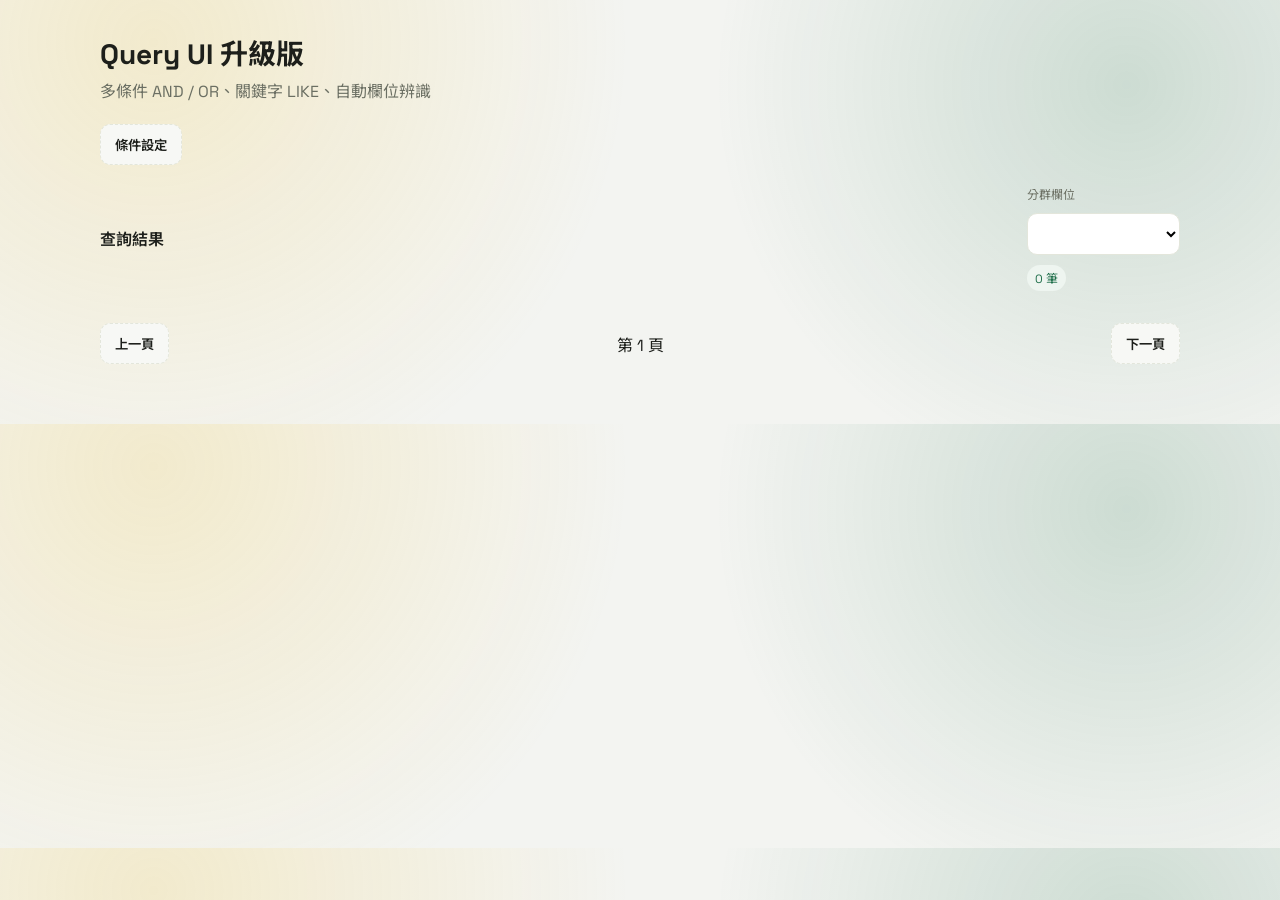
<file: googlesheet/index.html>
<!DOCTYPE html>
<html lang="zh-TW">

<head>
    <meta charset="UTF-8">
    <meta name="viewport" content="width=device-width, initial-scale=1.0">
    <title>Query UI 升級版</title>

    <style>
        @import url('https://fonts.googleapis.com/css2?family=Space+Grotesk:wght@400;500;600;700&family=Noto+Sans+TC:wght@400;500;700&display=swap');

        :root {
            --bg: #f3f4f1;
            --ink: #1d1f1b;
            --muted: #6b6f63;
            --panel: #ffffff;
            --accent: #1f6f4a;
            --accent-2: #f0c43c;
            --line: #e3e6db;
            --shadow: 0 12px 30px rgba(0, 0, 0, 0.08);
        }

        * {
            box-sizing: border-box;
        }

        body {
            margin: 0;
            font-family: "Space Grotesk", "Noto Sans TC", sans-serif;
            color: var(--ink);
            background:
                radial-gradient(circle at 12% 10%, rgba(240, 196, 60, 0.2), transparent 40%),
                radial-gradient(circle at 88% 20%, rgba(31, 111, 74, 0.18), transparent 35%),
                var(--bg);
            padding: 32px 20px 60px;
        }

        main {
            max-width: 1080px;
            margin: 0 auto;
        }

        h1 {
            font-size: 28px;
            margin: 0 0 6px;
        }

        .subtitle {
            color: var(--muted);
            margin-bottom: 22px;
        }

        .panel {
            background: var(--panel);
            border: 1px solid var(--line);
            border-radius: 18px;
            box-shadow: var(--shadow);
            padding: 18px;
        }

        .section-title {
            font-weight: 600;
            margin-bottom: 10px;
            display: flex;
            align-items: center;
            gap: 10px;
        }

        .controls-grid {
            display: grid;
            gap: 14px;
        }

        .row {
            display: grid;
            grid-template-columns: 1fr;
            gap: 10px;
        }

        @media (min-width: 860px) {
            .row {
                grid-template-columns: 1fr 1fr;
            }
        }

        label {
            font-size: 13px;
            color: var(--muted);
            margin-bottom: 6px;
            display: block;
        }

        select,
        input {
            width: 100%;
            padding: 10px 12px;
            border-radius: 10px;
            border: 1px solid var(--line);
            font-family: inherit;
            font-size: 14px;
            background: #fff;
        }

        select:focus,
        input:focus {
            outline: 2px solid rgba(31, 111, 74, 0.25);
            border-color: rgba(31, 111, 74, 0.4);
        }

        button {
            border: none;
            border-radius: 10px;
            padding: 10px 14px;
            font-weight: 600;
            font-family: inherit;
            cursor: pointer;
        }

        .button-primary {
            background: var(--accent);
            color: white;
        }

        .button-ghost {
            background: #f7f8f5;
            color: var(--ink);
            border: 1px dashed var(--line);
        }

        .button-warn {
            background: #f5f1e7;
            color: #6a4f00;
            border: 1px solid #ebdfb8;
        }

        .conditions {
            display: grid;
            gap: 10px;
        }

        .condition-row {
            display: grid;
            gap: 8px;
            grid-template-columns: 1fr 1.6fr 1fr 1.4fr auto;
            align-items: center;
            padding: 10px;
            border-radius: 12px;
            border: 1px solid var(--line);
            background: #fbfcf8;
        }

        .conditions.advanced .condition-row {
            grid-template-columns: 90px 80px 1.6fr 1fr 1.4fr 80px auto;
        }

        .condition-row.first .logic-wrap {
            opacity: 0;
            pointer-events: none;
        }

        .logic-wrap {
            min-width: 90px;
        }

        .field-wrap {
            display: flex;
            gap: 8px;
            align-items: center;
        }

        .type-badge {
            background: #eef0f7;
            color: #3a3f5f;
            border-radius: 999px;
            padding: 4px 8px;
            font-size: 11px;
            white-space: nowrap;
        }

        .group-wrap {
            display: none;
        }

        .conditions.advanced .group-wrap {
            display: block;
        }

        .value-wrap {
            width: 100%;
        }

        .condition-row .remove {
            background: #fff3f2;
            color: #9a2d2a;
            border: 1px solid #f0c9c5;
            padding: 8px 10px;
        }

        .controls-actions {
            display: flex;
            gap: 10px;
            flex-wrap: wrap;
        }

        .result-header {
            display: flex;
            align-items: center;
            justify-content: space-between;
            gap: 12px;
            margin-top: 20px;
        }

        .result-controls {
            display: flex;
            align-items: center;
            gap: 10px;
            flex-wrap: wrap;
        }

        .result-controls label {
            margin: 0;
            font-size: 12px;
            color: var(--muted);
        }

        #queryPreview {
            font-family: ui-monospace, SFMono-Regular, Menlo, Consolas, "Liberation Mono", monospace;
            font-size: 12px;
            color: #2b2f28;
            background: #f7f8f5;
            border: 1px solid var(--line);
            border-radius: 10px;
            padding: 10px;
            margin-top: 8px;
            white-space: pre-wrap;
            word-break: break-all;
        }

        #app {
            display: grid;
            grid-template-columns: repeat(auto-fit, minmax(260px, 1fr));
            gap: 12px;
            margin-top: 14px;
        }

        #app.grouped {
            display: block;
        }

        .card {
            background: linear-gradient(135deg, #ffffff 0%, #f7faf6 100%);
            border: 1px solid var(--line);
            border-left: 4px solid var(--accent);
            border-radius: 14px;
            padding: 12px;
            box-shadow: 0 6px 16px rgba(0, 0, 0, 0.06);
        }

        .card-title {
            font-weight: 600;
            margin-bottom: 8px;
        }

        .field {
            display: flex;
            justify-content: space-between;
            gap: 12px;
            font-size: 13px;
            padding: 6px 0;
            border-bottom: 1px dashed #ecefe4;
        }

        .field:last-child {
            border-bottom: none;
        }

        .field span {
            color: var(--muted);
        }

        .pagination {
            display: flex;
            justify-content: space-between;
            align-items: center;
            margin-top: 18px;
            gap: 12px;
        }

        .group-section {
            margin-top: 16px;
            padding: 12px;
            border-radius: 16px;
            border: 1px dashed #dde3d5;
            background: #f9faf6;
        }

        .group-header {
            display: flex;
            justify-content: space-between;
            align-items: center;
            gap: 12px;
            margin-bottom: 10px;
        }

        .group-title {
            font-weight: 700;
            font-size: 16px;
        }

        .group-grid {
            display: grid;
            grid-template-columns: repeat(auto-fit, minmax(240px, 1fr));
            gap: 12px;
        }

        .badge {
            display: inline-flex;
            align-items: center;
            padding: 4px 8px;
            border-radius: 999px;
            background: #eef5f0;
            color: #1f6f4a;
            font-size: 12px;
        }

        .toggle-row {
            margin: 6px 0 8px;
        }

        .inline-label {
            display: inline-flex;
            align-items: center;
            gap: 8px;
            font-size: 12px;
            color: var(--muted);
        }

        .hidden {
            display: none;
        }

        .modal-backdrop {
            position: fixed;
            inset: 0;
            background: rgba(0, 0, 0, 0.4);
            display: none;
            align-items: center;
            justify-content: center;
            padding: 20px;
            z-index: 10;
        }

        .modal-backdrop.show {
            display: flex;
        }

        .modal {
            background: #fff;
            border-radius: 16px;
            border: 1px solid var(--line);
            width: min(760px, 96vw);
            box-shadow: var(--shadow);
            padding: 18px;
        }

        .modal-header {
            display: flex;
            justify-content: space-between;
            align-items: center;
            gap: 12px;
            margin-bottom: 12px;
        }

        .modal-content {
            display: grid;
            gap: 12px;
            max-height: 70vh;
            overflow: auto;
        }
    </style>
</head>

<body>
    <main>
        <h1>Query UI 升級版</h1>
        <div class="subtitle">多條件 AND / OR、關鍵字 LIKE、自動欄位辨識</div>

        <div style="margin-bottom: 16px;">
            <button class="button-ghost" id="openSettings">條件設定</button>
        </div>

        <div id="settingsHost" class="hidden">
            <div class="panel" id="settingsPanel">
                <div class="section-title">條件設定 <span class="badge" id="schemaStatus">欄位載入中</span></div>

                <div class="controls-grid">
                    <div>
                        <label>關鍵字搜尋（LIKE）</label>
                        <div class="row">
                            <div>
                                <select id="keywordField"></select>
                            </div>
                            <div>
                                <input id="keyword" type="text" placeholder="例如：精品、急件、台北">
                            </div>
                        </div>
                        <div class="row" style="grid-template-columns: 120px 1fr; margin-top: 8px;">
                            <div>
                                <select id="keywordLogic">
                                    <option value="AND">AND</option>
                                    <option value="OR">OR</option>
                                </select>
                            </div>
                            <div style="font-size: 12px; color: var(--muted); align-self: center;">
                                關鍵字條件與其他條件的關係
                            </div>
                        </div>
                    </div>

                    <div>
                        <label>多條件 AND / OR</label>
                        <div class="toggle-row">
                            <label class="inline-label">
                                <input type="checkbox" id="advancedMode">
                                進階模式（群組括號）
                            </label>
                        </div>
                        <div class="conditions" id="conditions"></div>
                        <div class="controls-actions" style="margin-top: 10px;">
                            <button class="button-ghost" id="addCondition">新增條件</button>
                            <button class="button-warn" id="clearCondition">清除條件</button>
                        </div>
                    </div>

                    <div class="row">
                        <div>
                            <label>排序欄位</label>
                            <select id="orderField"></select>
                        </div>
                        <div>
                            <label>排序方向</label>
                            <select id="orderDir">
                                <option value="">不排序</option>
                                <option value="DESC">由大到小</option>
                                <option value="ASC">由小到大</option>
                            </select>
                        </div>
                    </div>

                    <div class="row">
                        <div>
                            <label>每頁筆數</label>
                            <select id="limit">
                                <option value="5">5</option>
                                <option value="10">10</option>
                                <option value="20">20</option>
                            </select>
                        </div>
                        <div style="display:flex; align-items:flex-end;">
                            <button class="button-primary" id="searchBtn" style="width: 100%;">立即查詢</button>
                        </div>
                    </div>
                </div>

                <div id="queryPreview">SELECT * ...</div>
            </div>
        </div>

    <div class="result-header">
      <div class="section-title" style="margin:0;">查詢結果</div>
      <div class="result-controls">
        <label for="groupField">分群欄位</label>
        <select id="groupField"></select>
        <div class="badge" id="countBadge">0 筆</div>
      </div>
    </div>

        <div id="app" aria-live="polite"></div>

        <div class="pagination">
            <button class="button-ghost" id="prevBtn">上一頁</button>
            <div>第 <span id="page">1</span> 頁</div>
            <button class="button-ghost" id="nextBtn">下一頁</button>
        </div>
    </main>

    <div class="modal-backdrop" id="settingsModal" role="dialog" aria-modal="true" aria-hidden="true">
        <div class="modal">
            <div class="modal-header">
                <div class="section-title" style="margin:0;">條件設定</div>
                <button class="button-ghost" id="closeSettings">關閉</button>
            </div>
            <div class="modal-content" id="settingsContent"></div>
        </div>
    </div>

    <script>
        const SHEET_ID = "1vzCbKSeE2wCRPx2Aqq5UPLoRwR_gZzZz69jJa92--G0";
        const GID = "196211259";

        let currentPage = 0;
        let columns = [];

        const conditionsEl = document.getElementById("conditions");
const keywordFieldEl = document.getElementById("keywordField");
const orderFieldEl = document.getElementById("orderField");
const schemaStatusEl = document.getElementById("schemaStatus");
const advancedModeEl = document.getElementById("advancedMode");
const settingsModalEl = document.getElementById("settingsModal");
const settingsContentEl = document.getElementById("settingsContent");
const settingsPanelEl = document.getElementById("settingsPanel");
const settingsHostEl = document.getElementById("settingsHost");
const groupFieldEl = document.getElementById("groupField");

let lastData = [];

        function indexToLetter(index) {
            let letters = "";
            let i = index + 1;
            while (i > 0) {
                const rem = (i - 1) % 26;
                letters = String.fromCharCode(65 + rem) + letters;
                i = Math.floor((i - 1) / 26);
            }
            return letters;
        }

        function getSheetURL(query) {
            const base = `https://docs.google.com/spreadsheets/d/${SHEET_ID}/gviz/tq`;
            const params = `?tqx=out:json&gid=${GID}&t=${Date.now()}`;
            return `${base}${params}&tq=${encodeURIComponent(query)}`;
        }

        async function loadSchema() {
            const res = await fetch(getSheetURL("SELECT * LIMIT 1"));
            const text = await res.text();
            const json = JSON.parse(text.substring(47).slice(0, -2));
            const cols = json.table.cols || [];

            columns = cols.map((col, index) => ({
                index,
                letter: indexToLetter(index),
                label: col.label || col.id || `欄位 ${index + 1}`,
                type: col.type || "string"
            }));

            schemaStatusEl.textContent = `已載入 ${columns.length} 欄位`;
            buildFieldSelectors();
        }

function buildFieldSelectors() {
  const fieldOptions = columns.map(col => `<option value="${col.index}">${col.label}</option>`).join("");
  const textFields = columns.filter(col => col.type === "string");
  const prevGroup = groupFieldEl.value;

  keywordFieldEl.innerHTML = `<option value="ALL_TEXT">所有文字欄位</option>${fieldOptions}`;
  orderFieldEl.innerHTML = `<option value="">不排序</option>${fieldOptions}`;
  groupFieldEl.innerHTML = `<option value="">不分群</option>${fieldOptions}`;

  if (!textFields.length) {
    keywordFieldEl.innerHTML = `<option value="">（無文字欄位）</option>`;
    document.getElementById("keyword").disabled = true;
  }

  if (prevGroup && columns.some(col => String(col.index) === String(prevGroup))) {
    groupFieldEl.value = prevGroup;
  } else if (columns.length) {
    groupFieldEl.value = "0";
  }

            if (!conditionsEl.children.length) {
                addConditionRow();
            } else {
                [...conditionsEl.children].forEach(row => refreshRowFieldOptions(row));
            }
        }

        function addConditionRow() {
            const row = document.createElement("div");
            row.className = "condition-row";

            const logicWrap = document.createElement("div");
            logicWrap.className = "logic-wrap";
            const logicSelect = document.createElement("select");
            logicSelect.className = "logic";
            logicSelect.innerHTML = `<option value="AND">AND</option><option value="OR">OR</option>`;
            logicWrap.appendChild(logicSelect);

            const groupStartWrap = document.createElement("div");
            groupStartWrap.className = "group-wrap group-start";
            const groupStartSelect = document.createElement("select");
            groupStartSelect.className = "group-start";
            groupStartSelect.innerHTML = `
    <option value="">左括號</option>
    <option value="("> ( </option>
    <option value="(("> ( ( </option>
    <option value="((("> ( ( ( </option>
  `;
            groupStartWrap.appendChild(groupStartSelect);

            const fieldSelect = document.createElement("select");
            fieldSelect.className = "field";

            const typeBadge = document.createElement("span");
            typeBadge.className = "type-badge";
            typeBadge.textContent = "類型";

            const fieldWrap = document.createElement("div");
            fieldWrap.className = "field-wrap";
            fieldWrap.appendChild(fieldSelect);
            fieldWrap.appendChild(typeBadge);

            const operatorSelect = document.createElement("select");
            operatorSelect.className = "operator";

            const valueWrap = document.createElement("div");
            valueWrap.className = "value-wrap";

            const groupEndWrap = document.createElement("div");
            groupEndWrap.className = "group-wrap group-end";
            const groupEndSelect = document.createElement("select");
            groupEndSelect.className = "group-end";
            groupEndSelect.innerHTML = `
    <option value="">右括號</option>
    <option value=")"> ) </option>
    <option value="))"> ) ) </option>
    <option value=")))"> ) ) ) </option>
  `;
            groupEndWrap.appendChild(groupEndSelect);

            const removeBtn = document.createElement("button");
            removeBtn.className = "remove";
            removeBtn.textContent = "移除";
            removeBtn.addEventListener("click", () => {
                row.remove();
                refreshLogicVisibility();
            });

            row.appendChild(logicWrap);
            row.appendChild(groupStartWrap);
            row.appendChild(fieldWrap);
            row.appendChild(operatorSelect);
            row.appendChild(valueWrap);
            row.appendChild(groupEndWrap);
            row.appendChild(removeBtn);

            conditionsEl.appendChild(row);
            refreshRowFieldOptions(row);
            refreshLogicVisibility();
        }

        function refreshRowFieldOptions(row) {
            const fieldSelect = row.querySelector(".field");
            fieldSelect.innerHTML = columns.map(col => `<option value="${col.index}">${col.label}</option>`).join("");
            fieldSelect.addEventListener("change", () => updateOperators(row));
            updateOperators(row);
        }

        function updateOperators(row) {
            const fieldIndex = Number(row.querySelector(".field").value);
            const operatorSelect = row.querySelector(".operator");
            const col = columns[fieldIndex];
            const typeBadge = row.querySelector(".type-badge");

            const ops = getOperatorsForType(col?.type || "string");
            operatorSelect.innerHTML = ops.map(op => `<option value="${op.value}">${op.label}</option>`).join("");

            operatorSelect.addEventListener("change", () => {
                const opValue = operatorSelect.value;
                const valueControl = row.querySelector(".value");
                if (opValue === "is_empty" || opValue === "is_not_empty") {
                    if (valueControl) {
                        valueControl.value = "";
                        valueControl.disabled = true;
                    }
                } else {
                    if (valueControl) valueControl.disabled = false;
                }
            });

            if (typeBadge && col) typeBadge.textContent = getTypeLabel(col.type);
            setValueControl(row, col);
        }

        function getOperatorsForType(type) {
            const common = [
                { value: "is_empty", label: "為空" },
                { value: "is_not_empty", label: "不為空" }
            ];

            if (type === "number") {
                return [
                    { value: "=", label: "等於" },
                    { value: "!=", label: "不等於" },
                    { value: ">", label: "大於" },
                    { value: ">=", label: "大於等於" },
                    { value: "<", label: "小於" },
                    { value: "<=", label: "小於等於" },
                    ...common
                ];
            }

            if (type === "boolean") {
                return [
                    { value: "=", label: "等於" },
                    { value: "!=", label: "不等於" },
                    ...common
                ];
            }

            if (type === "date" || type === "datetime") {
                return [
                    { value: "=", label: "等於" },
                    { value: ">", label: "晚於" },
                    { value: "<", label: "早於" },
                    { value: ">=", label: "不早於" },
                    { value: "<=", label: "不晚於" },
                    ...common
                ];
            }

            return [
                { value: "contains", label: "包含" },
                { value: "starts", label: "開頭為" },
                { value: "ends", label: "結尾為" },
                { value: "=", label: "等於" },
                { value: "!=", label: "不等於" },
                ...common
            ];
        }

        function getPlaceholderForType(type) {
            if (type === "number") return "例如：80";
            if (type === "date") return "YYYY-MM-DD";
            if (type === "datetime") return "YYYY-MM-DD HH:MM:SS";
            if (type === "boolean") return "";
            return "輸入條件值";
        }

        function getTypeLabel(type) {
            if (type === "number") return "數字";
            if (type === "date") return "日期";
            if (type === "datetime") return "日期時間";
            if (type === "boolean") return "布林";
            if (type === "string") return "文字";
            return "未知";
        }

        function setValueControl(row, col) {
            const valueWrap = row.querySelector(".value-wrap");
            if (!valueWrap) return;

            const prev = row.querySelector(".value");
            const prevValue = prev ? prev.value : "";

            const type = col?.type || "string";
            let control;

            if (type === "boolean") {
                control = document.createElement("select");
                control.innerHTML = `
      <option value="">請選擇</option>
      <option value="true">true</option>
      <option value="false">false</option>
    `;
            } else {
                control = document.createElement("input");
                if (type === "number") {
                    control.type = "number";
                    control.step = "any";
                } else if (type === "date") {
                    control.type = "date";
                } else if (type === "datetime") {
                    control.type = "datetime-local";
                    control.step = "1";
                } else {
                    control.type = "text";
                }
                control.placeholder = getPlaceholderForType(type);
            }

            control.className = "value";

            if (prevValue) {
                if (type === "datetime" && prevValue.includes(" ")) {
                    control.value = prevValue.replace(" ", "T");
                } else {
                    control.value = prevValue;
                }
            }

            valueWrap.innerHTML = "";
            valueWrap.appendChild(control);

            const opValue = row.querySelector(".operator")?.value;
            if (opValue === "is_empty" || opValue === "is_not_empty") {
                control.value = "";
                control.disabled = true;
            }
        }

        function normalizeDateTime(value) {
            if (!value) return value;
            let v = value.trim();
            if (v.includes("T")) v = v.replace("T", " ");
            if (/^\d{4}-\d{2}-\d{2} \d{2}:\d{2}$/.test(v)) v += ":00";
            return v;
        }

        function refreshLogicVisibility() {
            const rows = [...conditionsEl.children];
            rows.forEach((row, idx) => {
                if (idx === 0) row.classList.add("first");
                else row.classList.remove("first");
            });
        }

        function escapeString(value) {
            return value.replace(/'/g, "\\'");
        }

        function formatValue(col, value) {
            const type = col.type || "string";

            if (type === "number") return value;
            if (type === "boolean") return value.toLowerCase() === "true" ? "true" : "false";
            if (type === "date") return `date '${value}'`;
            if (type === "datetime") return `datetime '${normalizeDateTime(value)}'`;

            return `'${escapeString(value)}'`;
        }

        function wrapCondition(condition, groupStart, groupEnd) {
            const left = groupStart ? groupStart.replace(/\s+/g, "") : "";
            const right = groupEnd ? groupEnd.replace(/\s+/g, "") : "";
            const prefix = left ? `${left} ` : "";
            const suffix = right ? ` ${right}` : "";
            return `${prefix}${condition}${suffix}`;
        }

        function buildConditionFromRow(row) {
            const fieldIndex = Number(row.querySelector(".field").value);
            const op = row.querySelector(".operator").value;
            const valueControl = row.querySelector(".value");
            const value = valueControl ? valueControl.value.trim() : "";
            const col = columns[fieldIndex];
            const groupStart = row.querySelector(".group-start")?.value || "";
            const groupEnd = row.querySelector(".group-end")?.value || "";

            if (!col) return "";
            if (op === "is_empty") return wrapCondition(`${col.letter} is null`, groupStart, groupEnd);
            if (op === "is_not_empty") return wrapCondition(`${col.letter} is not null`, groupStart, groupEnd);

            if (!value) return "";

            if (col.type === "string") {
                const safe = escapeString(value);
                if (op === "contains") return wrapCondition(`${col.letter} like '%${safe}%'`, groupStart, groupEnd);
                if (op === "starts") return wrapCondition(`${col.letter} like '${safe}%'`, groupStart, groupEnd);
                if (op === "ends") return wrapCondition(`${col.letter} like '%${safe}'`, groupStart, groupEnd);
                if (op === "!=") return wrapCondition(`${col.letter} != '${safe}'`, groupStart, groupEnd);
                return wrapCondition(`${col.letter} = '${safe}'`, groupStart, groupEnd);
            }

            return wrapCondition(`${col.letter} ${op} ${formatValue(col, value)}`, groupStart, groupEnd);
        }

        function buildKeywordCondition() {
            const keyword = document.getElementById("keyword").value.trim();
            const target = keywordFieldEl.value;

            if (!keyword) return "";

            const safe = escapeString(keyword);

            if (target === "ALL_TEXT") {
                const textCols = columns.filter(col => col.type === "string");
                if (!textCols.length) return "";
                const parts = textCols.map(col => `${col.letter} like '%${safe}%'`);
                return `(${parts.join(" OR ")})`;
            }

            const col = columns.find(c => String(c.index) === String(target));
            if (!col) return "";
            return `${col.letter} like '%${safe}%'`;
        }

        function buildQuery() {
            const limit = Number(document.getElementById("limit").value || 5);
            const orderField = orderFieldEl.value;
            const orderDir = document.getElementById("orderDir").value;

            let query = "SELECT *";

            const rows = [...conditionsEl.children];
            const conditions = [];

            rows.forEach((row, idx) => {
                const condition = buildConditionFromRow(row);
                if (!condition) return;

                if (conditions.length === 0) {
                    conditions.push(condition);
                } else {
                    const logic = row.querySelector(".logic").value;
                    conditions.push(`${logic} ${condition}`);
                }
            });

            const keywordCondition = buildKeywordCondition();
            if (keywordCondition) {
                if (!conditions.length) {
                    conditions.push(keywordCondition);
                } else {
                    const keywordLogic = document.getElementById("keywordLogic").value || "AND";
                    conditions.push(`${keywordLogic} ${keywordCondition}`);
                }
            }

            if (conditions.length) {
                query += ` WHERE ${conditions.join(" ")}`;
            }

            if (orderField && orderDir) {
                const col = columns.find(c => String(c.index) === String(orderField));
                if (col) query += ` ORDER BY ${col.letter} ${orderDir}`;
            }

            query += ` LIMIT ${limit} OFFSET ${currentPage * limit}`;

            return query;
        }

        async function fetchData() {
            const query = buildQuery();
            document.getElementById("queryPreview").textContent = query;

            const res = await fetch(getSheetURL(query));
            const text = await res.text();
            const json = JSON.parse(text.substring(47).slice(0, -2));

            return json.table.rows.map(row => row.c.map(cell => cell?.v ?? ""));
        }

        function render(data) {
        const app = document.getElementById("app");
        document.getElementById("countBadge").textContent = `${data.length} 筆`;

        if (!data.length) {
          app.classList.remove("grouped");
          app.innerHTML = "<div class=\"card\">沒有符合條件的資料</div>";
          return;
        }

        const groupIndex = groupFieldEl.value === "" ? null : Number(groupFieldEl.value);

        const buildCard = (row) => {
          const fields = columns.map((col, idx) => {
            const value = row[idx] ?? "";
            return `
        <div class=\"field\">
          <span>${col.label}</span>
          <strong>${value}</strong>
        </div>
      `;
          }).join("");

          return `
      <div class=\"card\">
        <div class=\"card-title\">${row[0] ?? "資料"}</div>
        ${fields}
      </div>
    `;
        };

        if (groupIndex === null || Number.isNaN(groupIndex)) {
          app.classList.remove("grouped");
          app.innerHTML = data.map(buildCard).join("");
          return;
        }

        app.classList.add("grouped");

        const grouped = new Map();
        data.forEach(row => {
          const raw = row[groupIndex];
          const key = (raw === null || raw === undefined || raw === "") ? "未分類" : raw;
          if (!grouped.has(key)) grouped.set(key, []);
          grouped.get(key).push(row);
        });

        const html = [...grouped.entries()].map(([key, rows]) => `
    <section class=\"group-section\">
      <div class=\"group-header\">
        <div class=\"group-title\">${key}</div>
        <span class=\"badge\">${rows.length} 筆</span>
      </div>
      <div class=\"group-grid\">
        ${rows.map(buildCard).join("")}
      </div>
    </section>
  `).join("");

        app.innerHTML = html;
      }

      async function update() {
            const data = await fetchData();
            lastData = data;
            render(lastData);
            document.getElementById("page").innerText = currentPage + 1;
        }

        function resetAndSearch() {
            currentPage = 0;
            update();
        }

        function bindEvents() {
            document.getElementById("addCondition").addEventListener("click", addConditionRow);
            document.getElementById("clearCondition").addEventListener("click", () => {
                conditionsEl.innerHTML = "";
                addConditionRow();
            });

            advancedModeEl.addEventListener("change", () => {
                conditionsEl.classList.toggle("advanced", advancedModeEl.checked);
            });

            document.getElementById("openSettings").addEventListener("click", () => {
                settingsContentEl.innerHTML = "";
                settingsContentEl.appendChild(settingsPanelEl);
                settingsPanelEl.classList.remove("hidden");
                settingsModalEl.classList.add("show");
                settingsModalEl.setAttribute("aria-hidden", "false");
            });

            document.getElementById("closeSettings").addEventListener("click", () => {
                settingsModalEl.classList.remove("show");
                settingsModalEl.setAttribute("aria-hidden", "true");
                settingsHostEl.appendChild(settingsPanelEl);
                settingsPanelEl.classList.add("hidden");
            });

            settingsModalEl.addEventListener("click", (event) => {
                if (event.target === settingsModalEl) {
                    settingsModalEl.classList.remove("show");
                    settingsModalEl.setAttribute("aria-hidden", "true");
                    settingsHostEl.appendChild(settingsPanelEl);
                    settingsPanelEl.classList.add("hidden");
                }
            });

        document.getElementById("searchBtn").addEventListener("click", resetAndSearch);
        document.getElementById("limit").addEventListener("change", resetAndSearch);
        document.getElementById("orderDir").addEventListener("change", resetAndSearch);
        orderFieldEl.addEventListener("change", resetAndSearch);
        groupFieldEl.addEventListener("change", () => {
          if (lastData.length) render(lastData);
        });

            document.getElementById("prevBtn").addEventListener("click", () => {
                if (currentPage > 0) {
                    currentPage--;
                    update();
                }
            });

            document.getElementById("nextBtn").addEventListener("click", () => {
                currentPage++;
                update();
            });
        }

        async function init() {
            bindEvents();
            conditionsEl.classList.toggle("advanced", advancedModeEl.checked);
            await loadSchema();
            update();
        }

        init();
    </script>
</body>

</html>
</file>
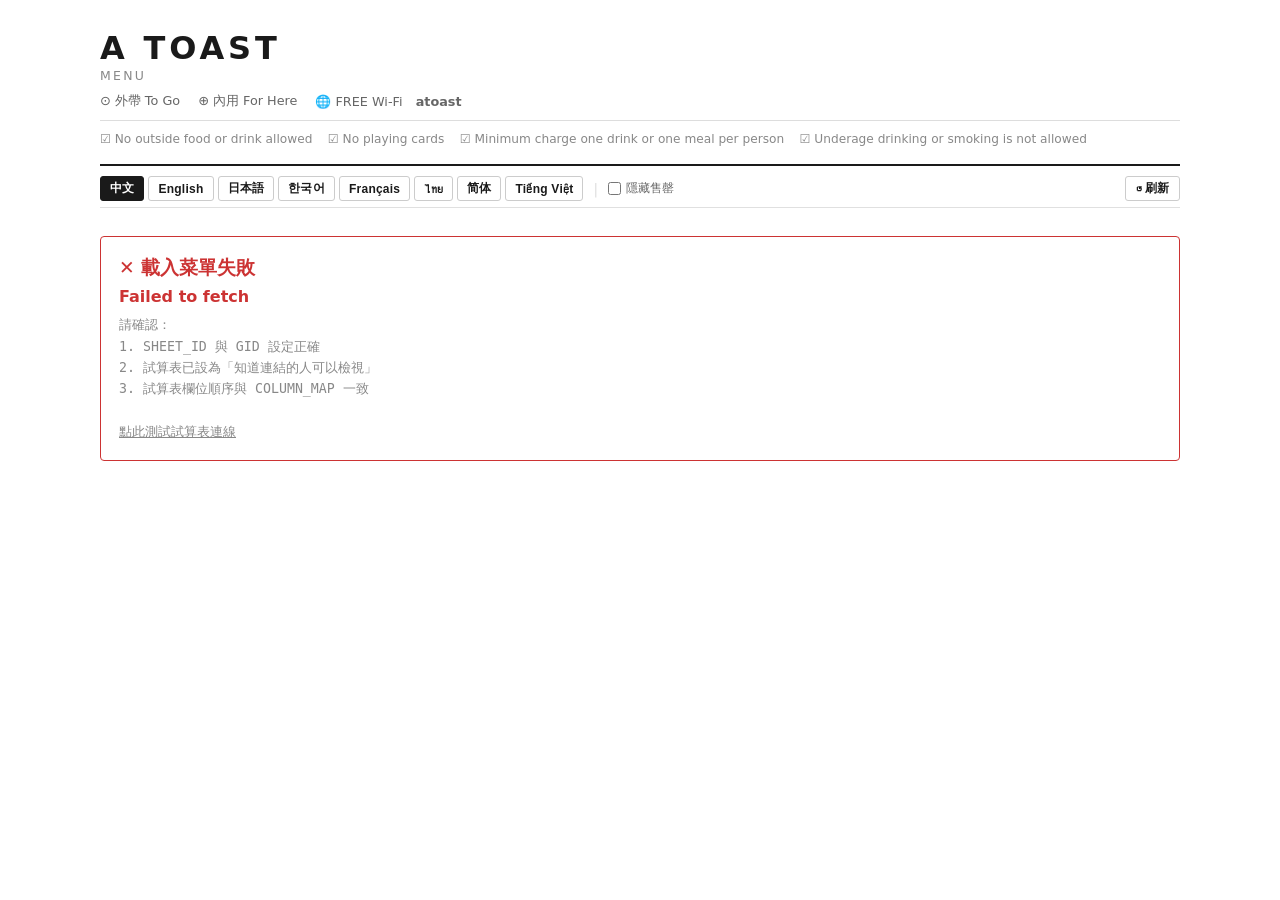
<file: menu/index.html>
<!DOCTYPE html>
<html lang="zh-TW">

<head>
    <meta charset="UTF-8" />
    <meta name="viewport" content="width=device-width, initial-scale=1" />
    <title>A TOAST</title>
    <style>
        * { margin: 0; padding: 0; box-sizing: border-box }

        body {
            background: #fff;
            font-family: system-ui, -apple-system, "Segoe UI", Roboto, "Helvetica Neue", Arial, sans-serif;
            color: #1a1a1a;
            padding: 32px 28px;
            min-height: 100vh;
        }

        .menu-container { max-width: 1080px; margin: 0 auto; }

        /* ===== HEADER ===== */
        .header-top {
            display: flex;
            justify-content: space-between;
            align-items: flex-start;
            margin-bottom: 10px;
        }

        .brand-name {
            font-size: 2em;
            font-weight: 900;
            letter-spacing: .12em;
            line-height: 1;
        }

        .brand-tagline {
            font-size: .78em;
            letter-spacing: .18em;
            color: #888;
            margin-top: 4px;
            text-transform: uppercase;
        }

        .logo-circle {
            width: 76px; height: 76px;
            border: 2.5px solid #1a1a1a;
            border-radius: 50%;
            display: flex; flex-direction: column;
            align-items: center; justify-content: center;
            flex-shrink: 0;
        }
        .logo-sol  { font-size: 1.45em; font-weight: 900; line-height: 1; letter-spacing: .04em; }
        .logo-sub  { font-size: .58em;  font-weight: 600; letter-spacing: .1em; margin-top: 2px; }

        .info-strip {
            display: flex;
            gap: 18px;
            font-size: .8em;
            color: #666;
            margin: 8px 0 10px;
            flex-wrap: wrap;
        }

        .info-strip span { display: flex; align-items: center; gap: 5px; }

        .rules {
            font-size: .76em;
            color: #888;
            line-height: 1.75;
            border-top: 1px solid #ddd;
            padding-top: 8px;
        }

        .header-divider {
            border: none;
            border-top: 2.5px solid #1a1a1a;
            margin: 14px 0 0;
        }

        /* ===== CONTROLS ===== */
        .controls-bar {
            display: flex;
            align-items: center;
            gap: 10px;
            flex-wrap: wrap;
            padding: 10px 0 6px;
            border-bottom: 1px solid #e0e0e0;
        }

        .lang-switcher { display: flex; gap: 4px; flex-wrap: wrap; }

        .lang-btn {
            background: none;
            border: 1px solid #ccc;
            color: #1a1a1a;
            padding: 3px 9px;
            border-radius: 3px;
            cursor: pointer;
            font-size: .75em;
            font-weight: 700;
            letter-spacing: .02em;
            transition: border-color .15s, background .15s, color .15s;
        }
        .lang-btn:hover { border-color: #1a1a1a; }
        .lang-btn[aria-pressed="true"] {
            background: #1a1a1a;
            color: #fff;
            border-color: #1a1a1a;
        }

        .ctrl-sep { color: #ddd; font-size: .85em; }

        .search-input {
            background: none;
            border: 1px solid #ccc;
            color: #1a1a1a;
            padding: 4px 10px;
            border-radius: 3px;
            font-size: .8em;
            min-width: 170px;
        }
        .search-input::placeholder { color: #bbb; }
        .search-input:focus { outline: 2px solid #1a1a1a; outline-offset: 1px; border-color: transparent; }

        .toggle-label {
            display: flex; align-items: center; gap: 5px;
            font-size: .78em; color: #666; cursor: pointer;
        }

        .refresh-btn {
            margin-left: auto;
            background: none;
            border: 1px solid #ccc;
            color: #1a1a1a;
            padding: 3px 10px;
            border-radius: 3px;
            cursor: pointer;
            font-size: .75em;
            font-weight: 700;
        }
        .refresh-btn:hover { border-color: #1a1a1a; }
        .refresh-btn[disabled] { opacity: .45; cursor: not-allowed; }

        .spin { display: inline-block; animation: spin .9s linear infinite }
        @keyframes spin { to { transform: rotate(360deg) } }

        /* ===== TOC ===== */
        .toc {
            display: flex; gap: 6px; flex-wrap: wrap;
            padding: 8px 0 2px;
        }
        .toc a {
            font-size: .72em; color: #999;
            text-decoration: none;
            border: 1px solid #e0e0e0;
            padding: 2px 8px;
            border-radius: 2px;
            letter-spacing: .04em;
        }
        .toc a:hover { color: #1a1a1a; border-color: #1a1a1a; }

        /* ===== MENU LAYOUT ===== */
        .menu-content {
            display: grid;
            grid-template-columns: 1fr 1fr;
            gap: 0 52px;
            margin-top: 18px;
        }

        /* ===== SECTION ===== */
        .menu-section { margin-bottom: 30px; }

        .section-header {
            display: flex;
            align-items: baseline;
            gap: 10px;
            border-bottom: 2px solid #1a1a1a;
            padding-bottom: 3px;
            margin-bottom: 0;
        }

        .section-zh {
            font-size: .8em;
            font-weight: 600;
            color: #666;
            white-space: nowrap;
            flex-shrink: 0;
        }

        .section-en {
            font-size: 1.22em;
            font-weight: 900;
            letter-spacing: .07em;
            flex: 1;
        }

        .section-price-col {
            font-size: .72em;
            color: #aaa;
            white-space: nowrap;
            letter-spacing: .04em;
        }

        /* ===== MENU ITEM ===== */
        .menu-item {
            display: flex;
            align-items: flex-start;
            gap: 7px;
            padding: 7px 0 6px;
            border-bottom: 1px solid #ebebeb;
        }

        .item-circle {
            color: #bbb;
            flex-shrink: 0;
            font-size: .88em;
            margin-top: 2px;
            line-height: 1;
        }

        .item-body { flex: 1; min-width: 0; }

        .item-primary {
            font-size: .96em;
            font-weight: 700;
            line-height: 1.25;
        }

        .item-secondary {
            font-size: .78em;
            color: #999;
            margin-top: 1px;
            line-height: 1.3;
        }

        .badges { display: flex; gap: 4px; flex-wrap: wrap; margin-top: 4px; }

        .badge {
            font-size: .68em;
            border: 1px solid #ccc;
            border-radius: 2px;
            padding: 1px 5px;
            color: #888;
        }
        .badge.vegan  { border-color: #6aaa6a; color: #3a7a3a; }
        .badge.spicy  { border-color: #c07030; color: #904010; }

        .item-price {
            font-size: .92em;
            font-weight: 700;
            white-space: nowrap;
            min-width: 36px;
            text-align: right;
            padding-top: 2px;
            flex-shrink: 0;
        }

        .soldout .item-primary,
        .soldout .item-secondary {
            text-decoration: line-through;
            opacity: .4;
        }

        /* ===== LOADING / ERROR ===== */
        .loading {
            grid-column: 1/-1;
            text-align: center;
            padding: 56px;
            color: #bbb;
            font-size: .92em;
            letter-spacing: .06em;
        }

        .error {
            grid-column: 1/-1;
            border: 1.5px solid #c33;
            border-radius: 4px;
            padding: 18px;
            color: #c33;
        }
        .error h3 { margin-bottom: 6px; }
        .error-details {
            margin-top: 8px;
            font-family: ui-monospace, Consolas, monospace;
            font-size: .83em;
            color: #888;
            line-height: 1.6;
        }
        .error-details a { color: #888; }

        :focus-visible { outline: 2px solid #1a1a1a; outline-offset: 2px; border-radius: 2px; }

        /* ===== PRINT ===== */
        @media print {
            .controls-bar, .toc { display: none }
            body { padding: 16px; }
            .menu-content { gap: 0 32px; }
        }

        @media (max-width: 680px) {
            .menu-content { grid-template-columns: 1fr }
            .header-top { gap: 12px; }
        }
    </style>
</head>

<body>
    <div class="menu-container">

        <header>
            <div class="header-top">
                <div class="brand-block">
                    <div class="brand-name">A TOAST</div>
                    <div class="brand-tagline">Menu</div>
                </div>
                <!-- <div class="logo-circle" aria-label="SOL Bistro">
                    <div class="logo-sol">A</div>
                    <div class="logo-sub">TOAST</div>
                </div> -->
            </div>

            <div class="info-strip">
                <span>⊙ 外帶 To Go</span>
                <span>⊕ 內用 For Here</span>
                <span>🌐 FREE Wi-Fi &nbsp;<strong>atoast</strong></span>
            </div>

            <div class="rules">
                ☑ No outside food or drink allowed &nbsp;&nbsp;
                ☑ No playing cards &nbsp;&nbsp;
                ☑ Minimum charge one drink or one meal per person &nbsp;&nbsp;
                ☑ Underage drinking or smoking is not allowed
            </div>

            <hr class="header-divider" />

            <div class="controls-bar">
                <div class="language-switcher lang-switcher" role="tablist" aria-label="Language switcher"></div>
                <span class="ctrl-sep">|</span>
                <!-- <div>
                    <label for="q" style="position:absolute;left:-9999px">Search</label>
                    <input id="q" class="search-input" type="search"
                           placeholder="Search 搜尋 / 検索" />
                </div> -->
                <label class="toggle-label">
                    <input id="hideSoldout" type="checkbox" />
                    隱藏售罄
                </label>
                <button id="refreshBtn" class="refresh-btn" type="button" title="即時刷新">
                    <span id="refreshIcon">↺</span> 刷新
                </button>
            </div>

            <nav class="toc" aria-label="Categories"></nav>
        </header>

        <main id="menuContent" class="menu-content" aria-live="polite">
            <div class="loading">正在載入菜單 …</div>
        </main>

    </div>

    <script>
        // =============================================
        // ★  CONFIG — 只需修改這三個變數  ★
        // =============================================

        const SHEET_ID = '1pdPfGcjFCr4V-BYCu7aik5B1Bqa5_99ODYWxUfVe5Uk';
        const GID = '0';

        const COLUMN_MAP = [
            'category',   // A
            'zh',         // B
            'en',         // C
            'ja',         // D
            'ko',         // E
            'fr',         // F
            'th',         // G
            'zh-CN',        // H
            'vi',         // I
            'price',      // J
            'soldout',    // K
            'vegan',      // L
            'spicy',      // M
            'contains',   // N
            'img',        // O
        ];

        // 分類顯示順序與左右欄
        const CATEGORIES = [
            { name: 'SALAD',   column: 'left'  },
            { name: 'PAELLA',  column: 'left'  },
            { name: 'PASTA',   column: 'left'  },
            { name: 'PIZZA',   column: 'left'  },
            { name: 'TAPAS',   column: 'right' },
            { name: 'DESSERT', column: 'right' },
        ];

        // 分類中文對照（可自行擴充）
        const CATEGORY_ZH = {
            'SALAD':   '沙拉類',
            'PAELLA':  '燉飯類',
            'PASTA':   '義大利麵',
            'PIZZA':   '披薩類',
            'TAPAS':   '小點類',
            'DESSERT': '甜點類',
            'DRINK':   '飲品類',
            'COFFEE':  '咖啡',
            'TEA':     '茶飲',
            'BEER':    '啤酒',
            'WINE':    '葡萄酒',
            'SOUP':    '湯品類',
            'SANDWICH':'吐司類',
            'BURGER':  '漢堡類',
        };

        const LANGUAGES = [
            { code: 'zh',  label: '中文'       },
            { code: 'en',  label: 'English'    },
            { code: 'ja',  label: '日本語'      },
            { code: 'ko',  label: '한국어'      },
            { code: 'fr',  label: 'Français'   },
            { code: 'th',  label: 'ไทย'        },
            { code: 'zh-CN', label: '简体'   },
            { code: 'vi',  label: 'Tiếng Việt' },
        ];

        // =============================================
        // STATE
        // =============================================
        let menuData   = {};
        let currentLang = 'zh';
        let query       = '';
        let hideSoldOut = false;

        // =============================================
        // INIT
        // =============================================
        function init() {
            setupLanguageSwitcher();
            setupEventListeners();
            loadMenu();
        }

        function setupLanguageSwitcher() {
            const container = document.querySelector('.language-switcher');
            LANGUAGES.forEach(lang => {
                const btn = document.createElement('button');
                btn.className = 'lang-btn';
                btn.textContent = lang.label;
                btn.setAttribute('role', 'tab');
                btn.setAttribute('aria-pressed', String(lang.code === currentLang));
                btn.addEventListener('click', () => switchLanguage(lang.code, btn));
                container.appendChild(btn);
            });
        }

        function setupEventListeners() {
            const searchEl = document.getElementById('q');
            if (searchEl) {
                searchEl.addEventListener('input', e => {
                    query = e.target.value.toLowerCase().trim();
                    renderMenu(menuData);
                });
            }
            document.getElementById('hideSoldout').addEventListener('change', e => {
                hideSoldOut = e.target.checked;
                renderMenu(menuData);
            });
            const refreshBtn = document.getElementById('refreshBtn');
            refreshBtn.addEventListener('click', () => {
                refreshBtn.disabled = true;
                document.getElementById('refreshIcon').classList.add('spin');
                loadMenu(true).finally(() => {
                    refreshBtn.disabled = false;
                    document.getElementById('refreshIcon').classList.remove('spin');
                });
            });
        }

        function switchLanguage(lang, btn) {
            currentLang = lang;
            document.querySelectorAll('.lang-btn').forEach(b => b.setAttribute('aria-pressed', 'false'));
            btn.setAttribute('aria-pressed', 'true');
            renderMenu(menuData);
        }

        // =============================================
        // DATA LOADING — Google Sheets gviz/tq
        // =============================================
        function buildSheetURL(tq = 'SELECT *') {
            const base = `https://docs.google.com/spreadsheets/d/${SHEET_ID}/gviz/tq`;
            return `${base}?tqx=out:json&gid=${encodeURIComponent(GID)}&t=${Date.now()}&tq=${encodeURIComponent(tq)}`;
        }

        function parseGvizResponse(text) {
            const match = text.match(/google\.visualization\.Query\.setResponse\(([\s\S]*)\)/);
            if (!match) throw new Error('無法解析 gviz 回應格式');
            return JSON.parse(match[1]);
        }

        function gvizTableToMenuData(table) {
            const rows = table.rows || [];
            const grouped = {};

            rows.forEach(row => {
                if (!row || !row.c) return;
                const cells = row.c;
                const item  = {};

                COLUMN_MAP.forEach((field, idx) => {
                    if (field === 'skip') return;
                    const cell  = cells[idx];
                    item[field] = (cell && cell.v !== null && cell.v !== undefined)
                        ? String(cell.v).trim()
                        : '';
                });

                const cat = item.category ? item.category.toUpperCase() : '';
                if (!cat) return;

                const itemWithoutCat = { ...item };
                delete itemWithoutCat.category;
                (grouped[cat] ||= []).push(itemWithoutCat);
            });

            return grouped;
        }

        async function loadMenu(silent = false) {
            const menuContent = document.getElementById('menuContent');
            if (!silent) {
                menuContent.innerHTML = '<div class="loading">正在載入菜單 …</div>';
            }

            try {
                if (!SHEET_ID || SHEET_ID === 'YOUR_SPREADSHEET_ID_HERE') {
                    throw new Error('請先設定 SHEET_ID（試算表 ID）');
                }

                const res = await fetch(buildSheetURL('SELECT *'), { cache: 'no-store' });
                if (!res.ok) throw new Error(`HTTP ${res.status}: ${res.statusText}`);

                const text = await res.text();
                const gviz = parseGvizResponse(text);

                if (gviz.status === 'error') {
                    const msgs = (gviz.errors || []).map(e => e.detailed_message || e.message).join('; ');
                    throw new Error(`試算表查詢失敗：${msgs}`);
                }

                const table = gviz.table;
                if (!table || !table.rows || !table.rows.length) {
                    throw new Error('試算表回傳空資料，請確認工作表 gid 與資料列是否正確');
                }

                menuData = gvizTableToMenuData(table);

                if (!Object.keys(menuData).length) {
                    menuContent.innerHTML = `
                        <div class="error">
                            <h3>⚠ 沒有可顯示的菜單</h3>
                            <div class="error-details">
                                資料已讀取，但找不到 category 欄位或所有列的 category 皆為空白。<br/>
                                請確認試算表第一欄（A欄）為 category，且每列都有填寫類別名稱。
                            </div>
                        </div>`;
                    return;
                }

                renderMenu(menuData);

            } catch (err) {
                console.error(err);
                menuContent.innerHTML = `
                    <div class="error">
                        <h3>✕ 載入菜單失敗</h3>
                        <p><strong>${escapeHtml(err.message)}</strong></p>
                        <div class="error-details">
                            請確認：<br/>
                            1. SHEET_ID 與 GID 設定正確<br/>
                            2. 試算表已設為「知道連結的人可以檢視」<br/>
                            3. 試算表欄位順序與 COLUMN_MAP 一致<br/><br/>
                            <a href="${buildSheetURL('SELECT * LIMIT 5').replace(/&t=\d+/, '')}"
                               target="_blank">點此測試試算表連線</a>
                        </div>
                    </div>`;
            }
        }

        // =============================================
        // RENDERING
        // =============================================
        function renderMenu(data) {
            const menuContent = document.getElementById('menuContent');

            const fixedHasData = CATEGORIES.some(cat => {
                const arr = data[cat.name];
                return Array.isArray(arr) && arr.length > 0;
            });

            const effectiveCategories = fixedHasData
                ? CATEGORIES.map(c => c.name)
                : Object.keys(data);

            const left  = document.createElement('div');
            const right = document.createElement('div');

            const toc = document.querySelector('.toc');
            toc.innerHTML = '';

            effectiveCategories.forEach(name => {
                const items = data[name];
                if (!Array.isArray(items) || !items.length) return;
                if (!items.some(it => passFilters(it))) return;
                const a = document.createElement('a');
                a.href = `#cat-${name}`;
                a.textContent = (CATEGORY_ZH[name] ? `${CATEGORY_ZH[name]} ` : '') + name;
                toc.appendChild(a);
            });

            effectiveCategories.forEach((name, idx) => {
                const items = data[name];
                if (!Array.isArray(items) || !items.length) return;
                const filtered = items.filter(it => passFilters(it));
                if (!filtered.length) return;

                const section = createSection(name, filtered);
                const fixed   = CATEGORIES.find(c => c.name === name);
                if (fixed) {
                    (fixed.column === 'left' ? left : right).appendChild(section);
                } else {
                    (idx % 2 === 0 ? left : right).appendChild(section);
                }
            });

            if (!left.childNodes.length && !right.childNodes.length) {
                menuContent.innerHTML = `
                    <div class="error">
                        <h3>⚠ 找不到符合條件的菜單</h3>
                        <div class="error-details">
                            目前的搜尋關鍵字或「隱藏售罄」過濾條件已排除所有品項。
                        </div>
                    </div>`;
                return;
            }

            menuContent.innerHTML = '';
            menuContent.appendChild(left);
            menuContent.appendChild(right);
        }

        function passFilters(it) {
            if (hideSoldOut && String(it.soldout).toLowerCase() === 'true') return false;
            if (!query) return true;
            const fields = [it.zh, it.en, it.ja, it.ko, it.fr, it.th, it['zh-CN'], it.vi, it.contains]
                .filter(Boolean).join(' ').toLowerCase();
            return fields.includes(query);
        }

        function createSection(name, items) {
            const sec    = document.createElement('section');
            sec.className = 'menu-section';
            sec.id        = `cat-${name}`;

            // Section header (A TOAST style)
            const zhLabel = CATEGORY_ZH[name] || '';
            const header  = document.createElement('div');
            header.className = 'section-header';
            header.innerHTML = `
                <span class="section-zh">${escapeHtml(zhLabel)}</span>
                <span class="section-en">${escapeHtml(name)}</span>
                <span class="section-price-col">價格</span>
            `;
            sec.appendChild(header);

            items.forEach(item => {
                const art = document.createElement('article');
                art.className = 'menu-item';
                if (String(item.soldout).toLowerCase() === 'true') art.classList.add('soldout');

                const { text: primary   } = pickLang(item, currentLang);
                const { text: secondary } = pickSecondary(item, currentLang);
                const priceNum  = Number(item.price);
                const priceText = (isFinite(priceNum) && priceNum > 0) ? String(priceNum) : (item.price || '—');

                art.innerHTML = `
                    <span class="item-circle" aria-hidden="true">○</span>
                    <div class="item-body">
                        <div class="item-primary">${escapeHtml(primary || '—')}</div>
                        ${secondary ? `<div class="item-secondary">${escapeHtml(secondary)}</div>` : ''}
                        ${renderBadges(item)}
                    </div>
                    <div class="item-price" aria-label="Price">${escapeHtml(priceText)}</div>
                `;
                sec.appendChild(art);
            });

            return sec;
        }

        // =============================================
        // LANGUAGE & FORMATTING
        // =============================================
        function pickLang(item, lang) {
            const val = (item[lang] || '').trim();
            if (val) return { text: val };
            if ((item.en || '').trim()) return { text: item.en.trim() };
            if ((item.zh || '').trim()) return { text: item.zh.trim() };
            const alt = ['ja','ko','fr','th','fil','vi'].map(k => item[k]).find(v => v && v.trim());
            return { text: alt ? alt.trim() : '—' };
        }

        function pickSecondary(item, lang) {
            if (lang === 'en') {
                return { text: (item.zh || '').trim() };
            }
            const s = (item.en || '').trim() || (item.zh || '').trim();
            return { text: s };
        }

        function renderBadges(item) {
            const badges = [];
            if (String(item.vegan).toLowerCase() === 'true')
                badges.push(`<span class="badge vegan">Vegan</span>`);
            const spicy = Number(item.spicy);
            if (isFinite(spicy) && spicy > 0)
                badges.push(`<span class="badge spicy">${'🌶'.repeat(Math.min(spicy, 3))}</span>`);
            if (item.contains) {
                const list = String(item.contains).split(/[,，;；]/).map(s => s.trim()).filter(Boolean);
                if (list.length)
                    badges.push(`<span class="badge allergen">${escapeHtml(list.join(' · '))}</span>`);
            }
            return badges.length ? `<div class="badges">${badges.join('')}</div>` : '';
        }

        function escapeHtml(s) {
            return String(s ?? '').replace(/[&<>"']/g, c => (
                { '&':'&amp;', '<':'&lt;', '>':'&gt;', '"':'&quot;', "'":'&#39;' }[c]
            ));
        }

        // =============================================
        // START
        // =============================================
        init();
    </script>
</body>
</html>
</file>
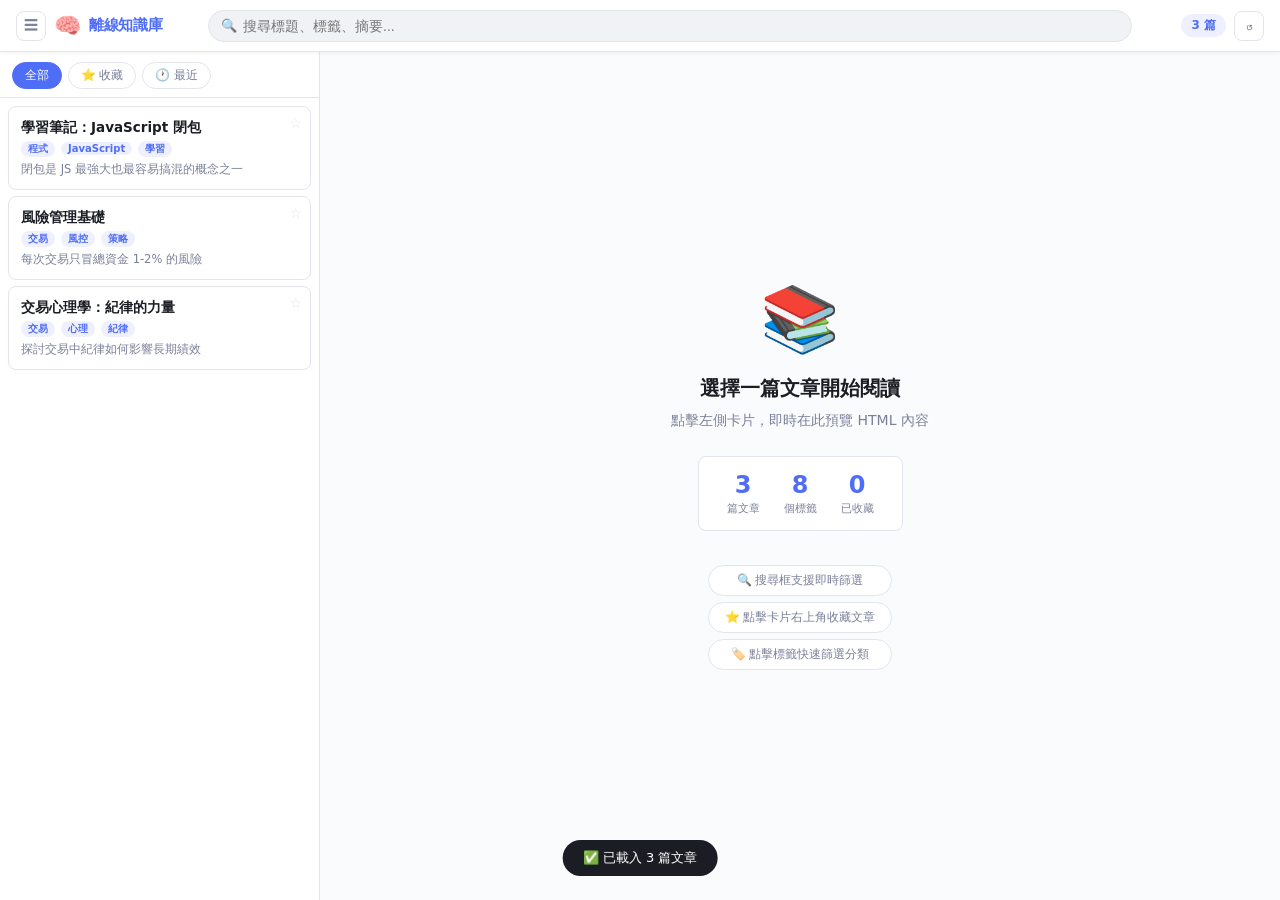
<file: offline-kb/index.html>
<!DOCTYPE html>
<html lang="zh-TW">
<head>
  <meta charset="UTF-8" />
  <meta name="viewport" content="width=device-width, initial-scale=1.0" />
  <title>🧠 離線知識庫</title>
  <link rel="stylesheet" href="style.css" />
</head>
<body>

  <!-- ─── Header ─── -->
  <header class="header">
    <div class="header-left">
      <button id="sidebarToggle" class="icon-btn" title="展開/收合側欄">☰</button>
      <span class="logo">🧠</span>
      <span class="logo-text">離線知識庫</span>
    </div>
    <div class="header-center">
      <div class="search-wrap">
        <span class="search-icon">🔍</span>
        <input id="search" type="text" placeholder="搜尋標題、標籤、摘要..." autocomplete="off" />
        <button id="clearBtn" class="clear-btn" title="清除">✕</button>
      </div>
    </div>
    <div class="header-right">
      <span id="countBadge" class="count-badge">0 篇</span>
      <button id="refreshBtn" class="icon-btn" title="重新載入索引">↺</button>
    </div>
  </header>

  <!-- ─── Main Layout ─── -->
  <div class="layout">

    <!-- Sidebar -->
    <aside class="sidebar">

      <!-- Filter Bar -->
      <div class="filter-bar">
        <button class="filter-btn active" data-filter="all">全部</button>
        <button class="filter-btn" data-filter="starred">⭐ 收藏</button>
        <button class="filter-btn" data-filter="recent">🕐 最近</button>
      </div>

      <!-- Tag Cloud -->
      <div id="tagCloud" class="tag-cloud"></div>

      <!-- Card List -->
      <div id="cardList" class="card-list"></div>

      <!-- Empty State -->
      <div id="emptyState" class="empty-state" style="display:none">
        <div class="empty-icon">📭</div>
        <div>找不到符合的文章</div>
        <small>試試其他關鍵字</small>
      </div>

    </aside>

    <!-- Viewer -->
    <main class="viewer">

      <!-- Welcome Screen -->
      <div id="welcomeScreen" class="welcome-screen">
        <div class="welcome-icon">📚</div>
        <h2>選擇一篇文章開始閱讀</h2>
        <p>點擊左側卡片，即時在此預覽 HTML 內容</p>
        <div class="welcome-stats" id="welcomeStats"></div>
        <div class="welcome-tips">
          <div class="tip">🔍 搜尋框支援即時篩選</div>
          <div class="tip">⭐ 點擊卡片右上角收藏文章</div>
          <div class="tip">🏷️ 點擊標籤快速篩選分類</div>
        </div>
      </div>

      <!-- Toolbar -->
      <div id="viewerToolbar" class="viewer-toolbar" style="display:none">
        <div class="toolbar-left">
          <span id="viewerTitle" class="viewer-title"></span>
          <span id="viewerTag" class="viewer-tag-pill"></span>
        </div>
        <div class="toolbar-right">
          <button id="starBtn" class="icon-btn" title="收藏">☆</button>
          <button id="newTabBtn" class="icon-btn" title="在新分頁開啟">↗</button>
          <button id="closeBtn" class="icon-btn" title="關閉">✕</button>
        </div>
      </div>

      <!-- iFrame Preview -->
      <iframe id="preview" style="display:none" sandbox="allow-scripts allow-same-origin allow-forms allow-popups allow-modals"></iframe>

    </main>

  </div>

  <!-- ─── Toast ─── -->
  <div id="toast" class="toast"></div>

  <!-- ⚠️ 順序不能反：database.js 必須在 app.js 之前 -->
  <script src="database.js"></script>
  <script src="app.js"></script>
</body>
</html>
</file>
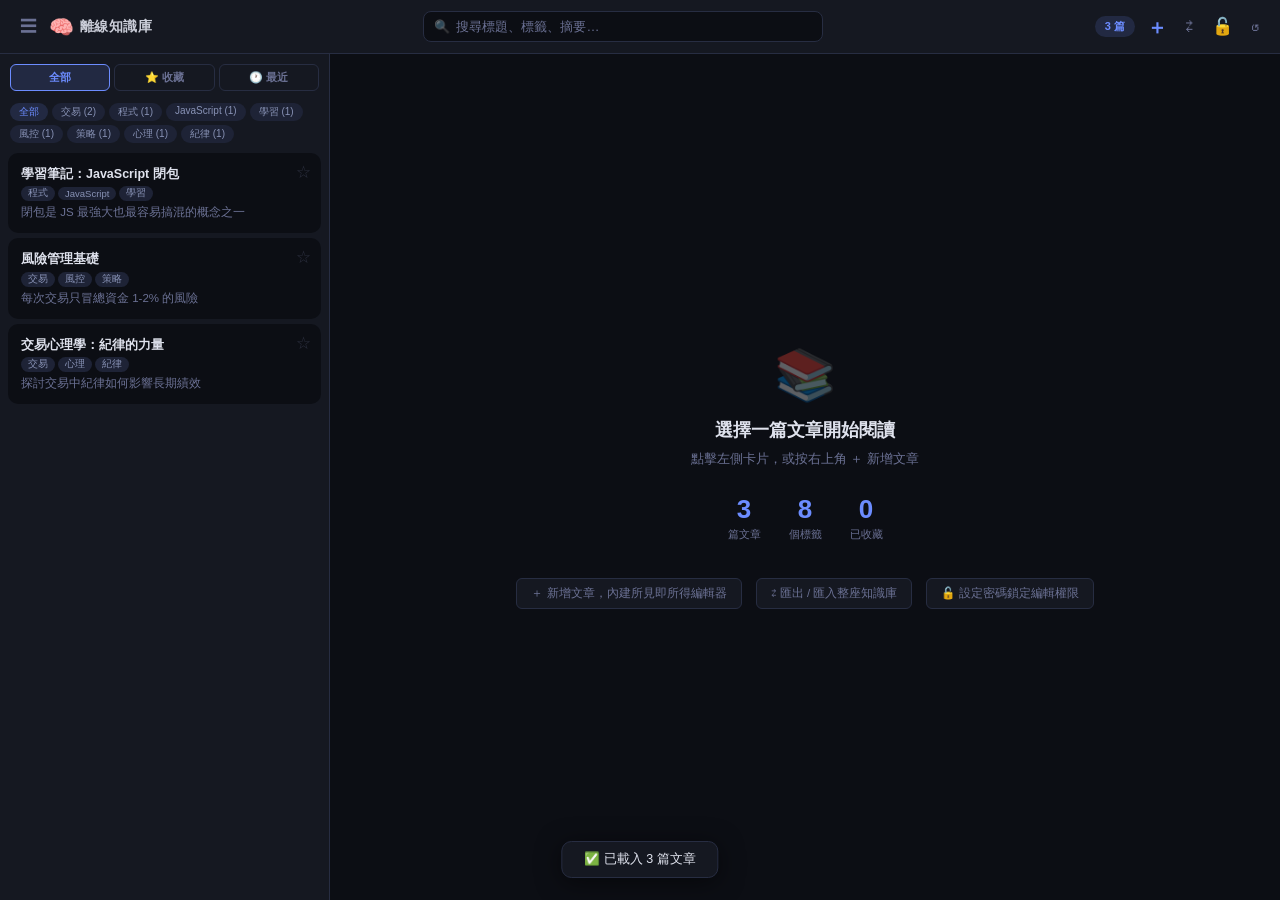
<file: offline-v2/index.html>
<!DOCTYPE html>
<html lang="zh-TW">
<head>
  <meta charset="UTF-8" />
  <meta name="viewport" content="width=device-width, initial-scale=1.0" />
  <title>🧠 離線知識庫</title>
  <link rel="stylesheet" href="style.css" />
</head>
<body>

  <!-- ─── Header ─── -->
  <header class="header">
    <div class="header-left">
      <button id="sidebarToggle" class="icon-btn" title="展開/收合側欄">☰</button>
      <span class="logo">🧠</span>
      <span class="logo-text">離線知識庫</span>
    </div>
    <div class="header-center">
      <div class="search-wrap">
        <span class="search-icon">🔍</span>
        <input id="search" type="text" placeholder="搜尋標題、標籤、摘要…" autocomplete="off" />
        <button id="clearBtn" class="clear-btn" title="清除">✕</button>
      </div>
    </div>
    <div class="header-right">
      <span id="countBadge" class="count-badge">0 篇</span>
      <button id="addBtn" class="icon-btn add-btn edit-action" title="新增文章">＋</button>
      <button id="syncBtn" class="icon-btn" title="同步 / 匯出入">⇄</button>
      <button id="lockBtn" class="icon-btn" title="權限設定">🔓</button>
      <button id="refreshBtn" class="icon-btn" title="重新載入">↺</button>
    </div>
  </header>

  <!-- ─── Main Layout ─── -->
  <div class="layout">

    <!-- Sidebar -->
    <aside class="sidebar">
      <div class="filter-bar">
        <button class="filter-btn active" data-filter="all">全部</button>
        <button class="filter-btn" data-filter="starred">⭐ 收藏</button>
        <button class="filter-btn" data-filter="recent">🕐 最近</button>
      </div>
      <div id="tagCloud" class="tag-cloud"></div>
      <div id="cardList" class="card-list"></div>
      <div id="emptyState" class="empty-state" style="display:none">
        <div class="empty-icon">📭</div>
        <div>找不到符合的文章</div>
        <small>試試其他關鍵字</small>
      </div>
    </aside>

    <!-- Viewer -->
    <main class="viewer">

      <!-- Welcome Screen -->
      <div id="welcomeScreen" class="welcome-screen">
        <div class="welcome-icon">📚</div>
        <h2>選擇一篇文章開始閱讀</h2>
        <p>點擊左側卡片，或按右上角 ＋ 新增文章</p>
        <div class="welcome-stats" id="welcomeStats"></div>
        <div class="welcome-tips">
          <div class="tip">＋ 新增文章，內建所見即所得編輯器</div>
          <div class="tip">⇄ 匯出 / 匯入整座知識庫</div>
          <div class="tip">🔓 設定密碼鎖定編輯權限</div>
        </div>
      </div>

      <!-- Viewer Toolbar -->
      <div id="viewerToolbar" class="viewer-toolbar" style="display:none">
        <div class="toolbar-left">
          <span id="viewerTitle" class="viewer-title"></span>
          <span id="viewerTag" class="viewer-tag-pill"></span>
        </div>
        <div class="toolbar-right">
          <button id="editBtn" class="icon-btn edit-action" title="編輯此文章">✎</button>
          <button id="deleteBtn" class="icon-btn edit-action" title="刪除此文章">🗑</button>
          <button id="starBtn" class="icon-btn" title="收藏">☆</button>
          <button id="newTabBtn" class="icon-btn" title="在新分頁開啟">↗</button>
          <button id="closeBtn" class="icon-btn" title="關閉">✕</button>
        </div>
      </div>

      <!-- iFrame Preview -->
      <iframe id="preview" style="display:none" sandbox="allow-scripts allow-same-origin allow-forms allow-popups allow-modals"></iframe>
    </main>
  </div>

  <!-- ═══ Editor Modal ═══ -->
  <div id="editorModal" class="modal-overlay">
    <div class="modal editor-modal">
      <div class="modal-header">
        <h3 id="editorModalTitle">新增文章</h3>
        <button class="modal-close" data-close="editorModal">✕</button>
      </div>

      <div class="editor-meta">
        <div class="field">
          <label>標題</label>
          <input id="edTitle" type="text" placeholder="文章標題" />
        </div>
        <div class="field-row">
          <div class="field" style="flex:1">
            <label>標籤 <small>（逗號分隔）</small></label>
            <input id="edTags" type="text" placeholder="交易, 心理, 策略" />
          </div>
        </div>
        <div class="field">
          <label>摘要</label>
          <input id="edDesc" type="text" placeholder="簡短描述（選填）" />
        </div>
      </div>

      <!-- WYSIWYG Toolbar -->
      <div class="wysiwyg-toolbar">
        <button type="button" data-cmd="bold" title="粗體 (Ctrl+B)"><b>B</b></button>
        <button type="button" data-cmd="italic" title="斜體 (Ctrl+I)"><i>I</i></button>
        <button type="button" data-cmd="underline" title="底線 (Ctrl+U)"><u>U</u></button>
        <button type="button" data-cmd="strikeThrough" title="刪除線"><s>S</s></button>
        <span class="tb-sep"></span>
        <button type="button" data-cmd="formatBlock" data-val="H1" title="標題 1">H1</button>
        <button type="button" data-cmd="formatBlock" data-val="H2" title="標題 2">H2</button>
        <button type="button" data-cmd="formatBlock" data-val="H3" title="標題 3">H3</button>
        <button type="button" data-cmd="formatBlock" data-val="P" title="段落">¶</button>
        <span class="tb-sep"></span>
        <button type="button" data-cmd="insertUnorderedList" title="項目清單">•</button>
        <button type="button" data-cmd="insertOrderedList" title="數字清單">1.</button>
        <button type="button" data-cmd="formatBlock" data-val="BLOCKQUOTE" title="引用">❝</button>
        <span class="tb-sep"></span>
        <button type="button" id="insertCodeBtn" title="程式碼區塊">&lt;/&gt;</button>
        <button type="button" id="insertLinkBtn" title="插入連結">🔗</button>
        <button type="button" id="insertHrBtn" title="分隔線">―</button>
        <span class="tb-sep"></span>
        <button type="button" data-cmd="removeFormat" title="清除格式">⌫</button>
        <button type="button" id="toggleSourceBtn" title="切換 HTML 原始碼">{ }</button>
      </div>

      <!-- Editable area -->
      <div id="editorArea" class="editor-area" contenteditable="true"></div>
      <textarea id="sourceArea" class="source-area" style="display:none" spellcheck="false"></textarea>

      <div class="modal-footer">
        <span id="editorCharCount" class="text-dim text-sm"></span>
        <div style="display:flex;gap:8px">
          <button class="btn btn-ghost" data-close="editorModal">取消</button>
          <button id="editorSaveBtn" class="btn btn-primary">儲存</button>
        </div>
      </div>
    </div>
  </div>

  <!-- ═══ Delete Confirm Modal ═══ -->
  <div id="deleteModal" class="modal-overlay">
    <div class="modal modal-sm">
      <div class="modal-header">
        <h3>確認刪除</h3>
        <button class="modal-close" data-close="deleteModal">✕</button>
      </div>
      <div class="modal-body">
        <div class="delete-warning">⚠️</div>
        <p>確定要刪除「<strong id="deleteTarget"></strong>」嗎？</p>
        <p class="text-dim">此操作無法復原。</p>
      </div>
      <div class="modal-footer">
        <button class="btn btn-ghost" data-close="deleteModal">取消</button>
        <button id="confirmDeleteBtn" class="btn btn-danger">確認刪除</button>
      </div>
    </div>
  </div>

  <!-- ═══ Sync Modal ═══ -->
  <div id="syncModal" class="modal-overlay">
    <div class="modal modal-sm">
      <div class="modal-header">
        <h3>同步 / 匯出入</h3>
        <button class="modal-close" data-close="syncModal">✕</button>
      </div>
      <div class="modal-body sync-body">
        <button id="exportBtn" class="btn btn-block">📤 匯出知識庫（JSON）</button>
        <button id="importBtn" class="btn btn-block">📥 匯入知識庫（JSON）</button>
        <input id="importFile" type="file" accept=".json" style="display:none" />
        <div class="sep"></div>
        <button id="importDbBtn" class="btn btn-block btn-outline">📂 從 database.js 重新匯入</button>
        <p class="text-dim text-sm" style="margin-top:8px">重新讀取 database.js 的檔案索引並合併，不會覆蓋已編輯的文章。</p>
      </div>
    </div>
  </div>

  <!-- ═══ Permission Modal ═══ -->
  <div id="permModal" class="modal-overlay">
    <div class="modal modal-sm">
      <div class="modal-header">
        <h3 id="permTitle">權限設定</h3>
        <button class="modal-close" data-close="permModal">✕</button>
      </div>
      <div class="modal-body">
        <!-- Set password view -->
        <div id="permSetView">
          <p class="mb-12">設定密碼後，需要輸入密碼才能新增、編輯、刪除文章。</p>
          <div class="field"><label>密碼</label><input id="permPwdSet" type="password" placeholder="設定密碼" /></div>
          <div class="field"><label>確認密碼</label><input id="permPwdConfirm" type="password" placeholder="再輸入一次" /></div>
        </div>
        <!-- Unlock view -->
        <div id="permUnlockView" style="display:none">
          <p class="mb-12">輸入密碼以解鎖編輯功能。</p>
          <div class="field"><input id="permPwdUnlock" type="password" placeholder="輸入密碼" /></div>
        </div>
        <!-- Manage view -->
        <div id="permManageView" style="display:none">
          <p class="mb-12">✅ 編輯功能已解鎖。</p>
        </div>
      </div>
      <div class="modal-footer">
        <button class="btn btn-ghost" data-close="permModal">取消</button>
        <button id="permRemoveBtn" class="btn btn-danger" style="display:none">移除密碼</button>
        <button id="permActionBtn" class="btn btn-primary">確認</button>
      </div>
    </div>
  </div>

  <!-- ─── Toast ─── -->
  <div id="toast" class="toast"></div>

  <script src="database.js"></script>
  <script src="app.js"></script>
</body>
</html>
</file>
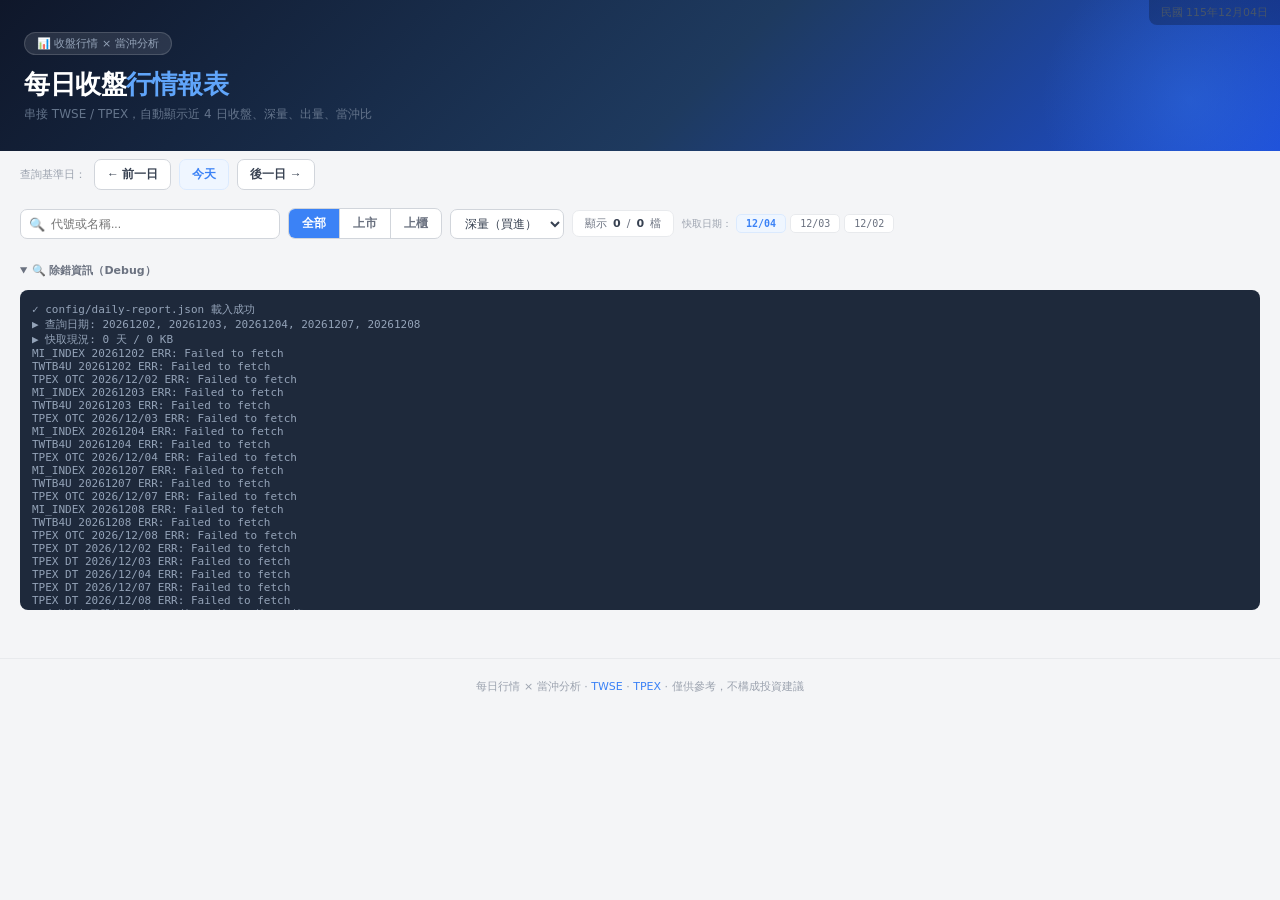
<file: app/index2.html>
<!doctype html>
<html lang="zh-Hant">
<head>
<meta charset="utf-8"/>
<meta name="viewport" content="width=device-width,initial-scale=1"/>
<title>每日收盤行情 · 當沖分析</title>
<!-- 清除殘留的 Service Worker（避免舊 SW 攔截 fetch）-->
<script>
if ('serviceWorker' in navigator) {
  navigator.serviceWorker.getRegistrations().then(regs => {
    regs.forEach(r => r.unregister());
  });
  // 清除所有 SW cache
  if ('caches' in window) {
    caches.keys().then(keys => keys.forEach(k => caches.delete(k)));
  }
}
</script>
<style>
:root{
  --up:#e03131; --dn:#2f9e44; --neu:#495057;
  --b:#3b82f6; --b2:#dbeafe; --b3:#eff6ff;
  --bg:#f4f5f7; --surface:#fff;
  --border:#e8eaed; --border2:#d1d5db;
  --ink:#1a1a2e; --ink2:#374151; --ink3:#6b7280; --ink4:#9ca3af;
  --rad:10px; --sh:0 2px 8px rgba(0,0,0,.07);
}
*{box-sizing:border-box;margin:0;padding:0;}
body{font-family:system-ui,-apple-system,'Noto Sans TC',sans-serif;background:var(--bg);color:var(--ink);font-size:13px;min-height:100vh;}

/* ── HERO ── */
.hero{background:linear-gradient(135deg,#0f172a 0%,#1e3a5f 55%,#1d4ed8 100%);color:#fff;padding:32px 24px 28px;position:relative;overflow:hidden;}
.hero::before{content:'';position:absolute;right:-60px;top:-50px;width:300px;height:300px;border-radius:50%;background:radial-gradient(circle,rgba(59,130,246,.3) 0%,transparent 70%);}
.hero-inner{max-width:1280px;margin:0 auto;position:relative;z-index:1;}
.hero-tag{display:inline-flex;align-items:center;gap:6px;background:rgba(255,255,255,.1);border:1px solid rgba(255,255,255,.15);border-radius:20px;padding:3px 12px;font-size:11px;color:#94a3b8;margin-bottom:12px;}
.hero h1{font-size:1.6rem;font-weight:800;letter-spacing:-.5px;margin-bottom:4px;}
.hero h1 em{color:#60a5fa;font-style:normal;}
.hero-sub{font-size:12px;color:#64748b;}
.hero-date{position:absolute;right:0;top:0;font-size:11px;color:#475569;background:rgba(0,0,0,.25);padding:5px 12px;border-radius:0 0 0 8px;}

/* ── API 來源標示 ── */
.api-sources{max-width:1280px;margin:0 auto;padding:6px 20px 8px;display:flex;gap:6px;flex-wrap:wrap;align-items:center;}
.api-chip{font-size:10px;font-family:monospace;color:var(--ink4);background:#fff;border:1px solid var(--border);border-radius:4px;padding:2px 7px;}

/* ── CONTROLS ── */
.ctrl-bar{max-width:1280px;margin:0 auto;padding:10px 20px;display:flex;gap:8px;flex-wrap:wrap;align-items:center;}
.search-wrap{position:relative;flex:1;min-width:180px;max-width:260px;}
.search-wrap input{width:100%;padding:7px 10px 7px 30px;border:1px solid var(--border2);border-radius:7px;font-size:12px;background:#fff;outline:none;transition:border-color .15s,box-shadow .15s;}
.search-wrap input:focus{border-color:var(--b);box-shadow:0 0 0 3px rgba(59,130,246,.12);}
.search-ico{position:absolute;left:9px;top:50%;transform:translateY(-50%);color:var(--ink4);font-size:13px;pointer-events:none;}
.btn-group{display:flex;border:1px solid var(--border2);border-radius:7px;overflow:hidden;background:#fff;}
.btn-group button{padding:6px 13px;border:none;background:transparent;cursor:pointer;font-size:12px;font-weight:600;color:var(--ink3);transition:background .12s,color .12s;white-space:nowrap;}
.btn-group button.active{background:var(--b);color:#fff;}
.btn-group button:not(:last-child){border-right:1px solid var(--border2);}
select.sort-sel{padding:6px 10px;border:1px solid var(--border2);border-radius:7px;font-size:12px;background:#fff;cursor:pointer;color:var(--ink2);outline:none;}
.stat-pill{display:flex;align-items:center;gap:6px;background:#fff;border:1px solid var(--border);border-radius:7px;padding:5px 12px;font-size:11px;color:var(--ink3);white-space:nowrap;}
.stat-pill strong{color:var(--ink2);}
.dates-display{display:flex;gap:4px;align-items:center;flex-wrap:wrap;}
.dates-label{font-size:10px;color:var(--ink4);white-space:nowrap;}
.date-tag{background:#fff;border:1px solid var(--border);border-radius:5px;padding:3px 9px;font-size:10px;color:var(--ink3);font-family:monospace;cursor:pointer;transition:background .12s,border-color .12s,color .12s;}
.date-tag:hover{background:#f3f4f6;border-color:var(--border2);color:var(--ink2);}
.date-tag.today{background:var(--b3);border-color:var(--b2);color:var(--b);font-weight:700;}
.date-tag.today:hover{background:#bfdbfe;}
.date-tag.no-cache{opacity:.45;cursor:default;}     /* 未快取（僅顯示，不可點） */

/* ── LOADING ── */
#loadingState{display:flex;flex-direction:column;align-items:center;justify-content:center;padding:80px 20px;gap:14px;}
.spinner{width:36px;height:36px;border:3px solid var(--border2);border-top-color:var(--b);border-radius:50%;animation:spin .7s linear infinite;}
@keyframes spin{to{transform:rotate(360deg)}}
.load-steps{display:flex;flex-direction:column;gap:5px;width:100%;max-width:480px;}
.load-step{font-size:11px;color:var(--ink4);padding:3px 6px;border-radius:4px;transition:all .2s;}
.load-step.done{color:#2f9e44;background:#f0fdf4;}
.load-step.active{color:var(--b);background:var(--b3);font-weight:600;}
.load-step.fail{color:var(--up);background:#fef2f2;}

/* ── STOCK LIST ── */
#stockList{max-width:1280px;margin:0 auto;padding:8px 20px 32px;display:flex;flex-direction:column;gap:10px;}

/* ── STOCK ROW ── */
.stock-row{background:var(--surface);border:1px solid var(--border);border-radius:var(--rad);overflow:hidden;box-shadow:var(--sh);}
.stock-hd{display:flex;align-items:center;gap:10px;padding:9px 14px 8px;border-bottom:1px solid #f1f3f5;background:#fafbfc;}
.stock-check{width:15px;height:15px;cursor:pointer;accent-color:var(--b);}
.stock-code{font-family:ui-monospace,monospace;font-size:13px;font-weight:700;color:var(--ink2);}
.stock-name{font-size:14px;font-weight:700;color:var(--ink);}
.market-badge{font-size:9px;font-weight:700;padding:2px 6px;border-radius:4px;letter-spacing:.3px;}
.market-badge.twse{background:#dbeafe;color:#1d4ed8;}
.market-badge.tpex{background:#fce7f3;color:#9d174d;}
.stock-d0-info{margin-left:auto;font-size:12px;font-weight:700;display:flex;align-items:center;gap:8px;}
.clr-up{color:var(--up);}
.clr-dn{color:var(--dn);}
.clr-neu{color:var(--neu);}

/* ── DAYS WRAP ── */
.days-wrap{display:flex;overflow-x:auto;-webkit-overflow-scrolling:touch;scrollbar-width:thin;scrollbar-color:#d1d5db transparent;}
.days-wrap::-webkit-scrollbar{height:4px;}
.days-wrap::-webkit-scrollbar-thumb{background:#d1d5db;border-radius:2px;}

/* ── DAY CARD ── */
.day-card{flex:0 0 200px;min-width:180px;padding:11px 13px;border-right:1px solid var(--border);display:flex;flex-direction:column;gap:0;}
.day-card:last-child{border-right:none;}
.day-card.d0{border-top:3px solid var(--b);background:#fff;}
.day-card:not(.d0){background:#fafbfc;}

.card-top{display:flex;justify-content:space-between;align-items:center;margin-bottom:5px;}
.day-label{font-size:11px;font-weight:700;font-family:ui-monospace,monospace;}
.d0 .day-label{color:var(--b);}
.day-card:not(.d0) .day-label{color:var(--ink4);}
.card-date{font-size:11px;color:var(--ink4);}

.card-price{font-size:22px;font-weight:800;line-height:1;margin-bottom:2px;}
.card-price.up{color:var(--up);}
.card-price.dn{color:var(--dn);}
.card-price.neu{color:var(--neu);}
.card-chg{font-size:13px;font-weight:600;margin-bottom:9px;}
.card-chg.up{color:var(--up);}
.card-chg.dn{color:var(--dn);}
.card-chg.neu{color:var(--neu);}

.card-metrics{display:grid;grid-template-columns:1fr 1fr;gap:5px;}
.met{display:flex;flex-direction:column;gap:1px;}
.met-l{font-size:10px;color:var(--ink4);}
.met-v{font-size:12px;font-weight:600;color:var(--ink2);font-variant-numeric:tabular-nums;}
.met-v.dash{color:var(--ink4);font-weight:400;}

/* Empty */
.day-card.no-data{align-items:center;justify-content:center;background:#f9fafb;}
.no-data-txt{font-size:12px;color:var(--ink4);text-align:center;padding:16px 0;}

/* ── LOAD MORE ── */
.load-more-wrap{text-align:center;padding:16px;}
.btn-more{padding:9px 28px;border:1px solid var(--border2);border-radius:8px;background:#fff;color:var(--ink2);cursor:pointer;font-size:12px;font-weight:600;transition:background .12s;}
.btn-more:hover{background:#f3f4f6;}

/* ── DATE NAV BAR ── */
.date-nav{max-width:1280px;margin:0 auto;padding:8px 20px;display:flex;align-items:center;gap:8px;flex-wrap:wrap;}
.btn-nav{padding:6px 12px;border:1px solid var(--border2);border-radius:7px;background:#fff;color:var(--ink2);cursor:pointer;font-size:12px;font-weight:600;transition:background .12s;}
.btn-nav:hover{background:#f3f4f6;}
.btn-nav:disabled{opacity:.4;cursor:not-allowed;}
.btn-today{background:var(--b3);border-color:var(--b2);color:var(--b);}
.btn-today:hover{background:#dbeafe;}
input[type=date].date-pick{padding:6px 10px;border:1px solid var(--border2);border-radius:7px;font-size:12px;background:#fff;color:var(--ink2);outline:none;cursor:pointer;}
input[type=date].date-pick:focus{border-color:var(--b);box-shadow:0 0 0 3px rgba(59,130,246,.12);}
.date-nav-label{font-size:11px;color:var(--ink4);}

/* ── FOOTER ── */
.footer{text-align:center;font-size:11px;color:var(--ink4);padding:20px;border-top:1px solid var(--border);}
.footer a{color:var(--b);text-decoration:none;}
</style>
</head>
<body>

<!-- HERO -->
<div class="hero">
  <div id="heroDate" class="hero-date"></div>
  <div class="hero-inner">
    <div class="hero-tag">📊 收盤行情 × 當沖分析</div>
    <h1>每日收盤<em>行情報表</em></h1>
    <div class="hero-sub">串接 TWSE / TPEX，自動顯示近 4 日收盤、深量、出量、當沖比</div>
  </div>
</div>

<!-- API 來源 -->
<!-- <div class="api-sources">
  <span style="font-size:10px;color:var(--ink4);">資料來源：</span>
  <span class="api-chip">MI_INDEX（上市收盤）</span>
  <span class="api-chip">TWTB4U（上市當沖）</span>
  <span class="api-chip">afterTrading/otc（上櫃收盤）</span>
  <span class="api-chip">intraday/stat（上櫃當沖）</span>
</div>
-->
<!-- 日期導航列（常態顯示） -->
<div class="date-nav">
  <span class="date-nav-label">查詢基準日：</span>
  <button class="btn-nav" id="btnPrev" title="前一個交易日">&#8592; 前一日</button>
  <!--<input type="date" class="date-pick" id="anchorDateInput"> -->
  <button class="btn-nav btn-today" id="btnToday">今天</button>
  <button class="btn-nav" id="btnNext" title="後一個交易日">後一日 &#8594;</button>
  <span class="date-nav-label" id="dateNavNote" style="color:var(--ink4);font-size:10px;"></span>
</div>

<!-- 控制列 -->
<div class="ctrl-bar" id="ctrlBar" style="display:none;">
  <div class="search-wrap">
    <span class="search-ico">🔍</span>
    <input type="text" id="searchInput" placeholder="代號或名稱...">
  </div>
  <div class="btn-group" id="mktGroup">
    <button class="active" data-mkt="all">全部</button>
    <button data-mkt="twse">上市</button>
    <button data-mkt="tpex">上櫃</button>
  </div>
  <select class="sort-sel" id="sortSel">
    <option value="dtBuyZh">深量（買進）</option>
    <option value="dtSellZh">出量（賣出）</option>
    <option value="tradingPct">當沖比</option>
    <option value="changePct">漲幅</option>
    <option value="volume">成交量</option>
  </select>
  <div class="stat-pill">顯示 <strong id="showCount">—</strong> / <strong id="totalCount">—</strong> 檔</div>
  <div class="dates-display" id="datesDisplay">
    <span class="dates-label">快取日期：</span>
  </div>
</div>

<!-- Debug panel -->
<div id="debugPanel" style="display:none;max-width:1280px;margin:8px auto;padding:0 20px;">
  <details open>
    <summary style="cursor:pointer;font-size:11px;font-weight:700;color:#6b7280;padding:6px 0;">🔍 除錯資訊（Debug）</summary>
    <pre id="debugLog" style="background:#1e293b;color:#94a3b8;font-size:11px;padding:12px;border-radius:8px;max-height:320px;overflow:auto;margin-top:6px;white-space:pre-wrap;word-break:break-all;"></pre>
  </details>
</div>

<!-- 載入中 -->
<div id="loadingState">
  <div class="spinner"></div>
  <div class="load-steps">
    <div class="load-step" id="s1">⏳ 計算近期交易日期…</div>
    <div class="load-step" id="s2">⏳ 載入上市收盤（MI_INDEX × 4天）…</div>
    <div class="load-step" id="s3">⏳ 載入上市當沖（TWTB4U × 4天）…</div>
    <div class="load-step" id="s4">⏳ 載入上櫃收盤（OTC × 4天）…</div>
    <div class="load-step" id="s5">⏳ 載入上櫃當沖（intraday/stat × 4天）…</div>
    <div class="load-step" id="s6">⏳ 整合資料並渲染…</div>
  </div>
</div>

<!-- 股票列表 -->
<div id="stockList" style="display:none;"></div>
<div id="loadMoreWrap" class="load-more-wrap" style="display:none;">
  <button class="btn-more" id="loadMoreBtn">載入更多</button>
</div>

<div class="footer">
  每日行情 × 當沖分析 ·
  <a href="https://www.twse.com.tw" target="_blank">TWSE</a> ·
  <a href="https://www.tpex.org.tw" target="_blank">TPEX</a> ·
  僅供參考，不構成投資建議
</div>

<script>
/* ══════════════════════════════════════════
   CONFIG
   本機 (localhost/127.0.0.1) → 用 server.js 的 /proxy
   其他環境 → 用 Cloudflare Worker
══════════════════════════════════════════ */
const IS_LOCAL = ['localhost','127.0.0.1','::1'].includes(location.hostname);
const WORKER   = IS_LOCAL
  ? `${location.protocol}//${location.host}/proxy`
  : 'https://black-bonus-4618.s01yg3642.workers.dev/';
const TWSE_DAILY = 'https://www.twse.com.tw/rwd/zh/afterTrading/MI_INDEX';
const TPEX_DAILY = 'https://www.tpex.org.tw/www/zh-tw/afterTrading/otc';
const TWSE_DT    = 'https://www.twse.com.tw/exchangeReport/TWTB4U';
const TPEX_DT    = 'https://www.tpex.org.tw/www/zh-tw/intraday/stat';

const PAGE_SIZE   = 60;
const DAYS_BEFORE = 2;   // 基準日前
const DAYS_AFTER  = 2;   // 基準日後
const DAYS_COUNT  = DAYS_BEFORE + 1 + DAYS_AFTER; // 5
const ANCHOR_IDX  = DAYS_BEFORE; // 2（第三欄）

/* ══════════════════════════════════════════
   HELPERS
══════════════════════════════════════════ */
const $   = id => document.getElementById(id);
const num = s  => parseFloat(String(s || '').replace(/,/g, '')) || 0;
const esc = s  => String(s).replace(/&/g,'&amp;').replace(/</g,'&lt;').replace(/>/g,'&gt;');

function proxyUrl(url) {
  return WORKER + '?url=' + encodeURIComponent(url);
}

async function pfetch(url) {
  const res = await fetch(proxyUrl(url));
  if (!res.ok) throw new Error('HTTP ' + res.status);
  return res.json();
}

async function pfetchText(url) {
  const res = await fetch(proxyUrl(url));
  if (!res.ok) throw new Error('HTTP ' + res.status);
  return res.text();
}

/* Step indicators */
function stepSet(n, cls, msg) {
  const el = $('s' + n);
  if (!el) return;
  el.className = 'load-step ' + cls;
  el.textContent = msg;
}
const stepActive = (n, m) => stepSet(n, 'active', '⏳ ' + m);
const stepDone   = (n, m) => stepSet(n, 'done',   '✓ ' + m);
const stepFail   = (n, m) => stepSet(n, 'fail',   '✗ ' + m);

/* Debug log */
const debugLines = [];
function dbg(...args) {
  const msg = args.map(a => typeof a === 'object' ? JSON.stringify(a, null, 1) : String(a)).join(' ');
  debugLines.push(msg);
  const el = $('debugLog');
  if (el) el.textContent = debugLines.join('\n');
  console.log('[DBG]', ...args);
}
function showDebug() {
  const panel = $('debugPanel');
  if (panel) panel.style.display = '';
}

/* Hero date */
(function(){
  const d = new Date(), roc = d.getFullYear() - 1911;
  const mm = String(d.getMonth()+1).padStart(2,'0'), dd = String(d.getDate()).padStart(2,'0');
  $('heroDate').textContent = `民國 ${roc}年${mm}月${dd}日`;
})();

/* ══════════════════════════════════════════
   DATE UTILITIES
══════════════════════════════════════════ */
// anchorDate: 查詢基準日（D[0]），預設今天
let anchorDate = new Date();

function dateToInput(d) {
  return `${d.getFullYear()}-${String(d.getMonth()+1).padStart(2,'0')}-${String(d.getDate()).padStart(2,'0')}`;
}
function inputToDate(s) {
  const [y,m,d] = s.split('-').map(Number);
  return new Date(y, m-1, d);
}

// 找到從 anchor 往前（含 anchor）的最近一個交易日
function nearestTradingDay(d) {
  const t = new Date(d);
  while (t.getDay() === 0 || t.getDay() === 6) t.setDate(t.getDate() - 1);
  return t;
}
// 前一個交易日
function prevTradingDay(d) {
  const t = new Date(d); t.setDate(t.getDate() - 1);
  return nearestTradingDay(t);
}
// 後一個交易日（不超過今天）
function nextTradingDay(d) {
  const today = new Date(); today.setHours(23,59,59,999);
  const t = new Date(d); t.setDate(t.getDate() + 1);
  while (t.getDay() === 0 || t.getDay() === 6) t.setDate(t.getDate() + 1);
  return t > today ? d : t;
}

// 以 anchor 為中心，往前 before 個交易日、往後 after 個交易日
// 回傳 [oldest … anchor … newest]，共 before+1+after 天
function getTradingDaysAroundAnchor(anchor, before, after) {
  // 往前 before 天
  const prev = [];
  const dp = new Date(anchor); dp.setDate(dp.getDate() - 1);
  while (prev.length < before) {
    if (dp.getDay() !== 0 && dp.getDay() !== 6) prev.push(new Date(dp));
    dp.setDate(dp.getDate() - 1);
  }
  prev.reverse(); // 舊→新

  // 往後 after 天
  const next = [];
  const dn = new Date(anchor); dn.setDate(dn.getDate() + 1);
  while (next.length < after) {
    if (dn.getDay() !== 0 && dn.getDay() !== 6) next.push(new Date(dn));
    dn.setDate(dn.getDate() + 1);
  }

  return [...prev, new Date(anchor), ...next];
  // index: 0=anchor-2, 1=anchor-1, 2=anchor(基準), 3=anchor+1, 4=anchor+2
}

// 初始化日期選擇器
(function initDateNav() {
  anchorDate = nearestTradingDay(new Date());
  const inp = $('anchorDateInput');
  if (inp) {
    inp.value = dateToInput(anchorDate);
    inp.max   = dateToInput(new Date());
    inp.addEventListener('change', () => {
      anchorDate = nearestTradingDay(inputToDate(inp.value));
      inp.value  = dateToInput(anchorDate); // snap to trading day
      reload();
    });
  }
  $('btnPrev')?.addEventListener('click', () => {
    anchorDate = prevTradingDay(anchorDate);
    if (inp) inp.value = dateToInput(anchorDate);
    reload();
  });
  $('btnNext')?.addEventListener('click', () => {
    const next = nextTradingDay(anchorDate);
    if (next === anchorDate) { $('dateNavNote').textContent = '已是最新日'; return; }
    anchorDate = next;
    $('dateNavNote').textContent = '';
    if (inp) inp.value = dateToInput(anchorDate);
    reload();
  });
  $('btnToday')?.addEventListener('click', () => {
    anchorDate = nearestTradingDay(new Date());
    if (inp) inp.value = dateToInput(anchorDate);
    $('dateNavNote').textContent = '';
    reload();
  });
})();

/* TWSE date: YYYYMMDD */
const twseDate = d =>
  `${d.getFullYear()}${String(d.getMonth()+1).padStart(2,'0')}${String(d.getDate()).padStart(2,'0')}`;

/* TPEX date: YYYY/MM/DD (western, NOT ROC — confirmed from Python source) */
const tpexDate = d =>
  `${d.getFullYear()}/${String(d.getMonth()+1).padStart(2,'0')}/${String(d.getDate()).padStart(2,'0')}`;

/* Display date: MM/DD */
const dispDate = d =>
  `${String(d.getMonth()+1).padStart(2,'0')}/${String(d.getDate()).padStart(2,'0')}`;

/* ══════════════════════════════════════════
   CONFIG  (從 config/daily-report.json 載入)
══════════════════════════════════════════ */
let CFG = null;

/* 內建備用設定（與 config/daily-report.json 保持同步） */
const FALLBACK_CFG = {
  apis: {
    twseDaily: {
      tableSelect: { titleContains: '收盤行情', fallbackLast: true },
      codePattern: '^\\d{4}$',
      market: 'TWSE',
      signedChange: true,
      fields: {
        code:   { match: '代號',          pos: 0    },
        name:   { match: '名稱',          pos: 1    },
        open:   { match: '開盤',          pos: null },
        high:   { match: '最高',          pos: null },
        low:    { match: '最低',          pos: null },
        close:  { match: '收盤',          pos: null },
        dir:    { match: '漲跌.*[+\\-/]', pos: null },
        chg:    { match: '漲跌價差',      pos: null },
        volume: { match: '成交股數',      pos: null },
        trades: { match: '成交筆數',      pos: null },
        amount: { match: '成交金額',      pos: null },
      },
    },
    twseDT: {
      tableSelect: { index: 1, fallbackFirst: true },
      requireStat: 'OK',
      codePattern: '^\\d{4}$',
      fields: {
        code:    { match: '代號',          pos: 0 },
        name:    { match: '名稱',          pos: 1 },
        dtVol:   { match: '沖銷.*成交股數', pos: 3 },
        buyAmt:  { match: '買進成交金額',  pos: 4 },
        sellAmt: { match: '賣出成交金額',  pos: 5 },
      },
    },
    tpexDaily: {
      tableSelect: { index: 0 },
      codePattern: '^\\d{4,5}$',
      market: 'TPEX',
      signedChange: false,
      fields: {
        code:   { match: '代號',   pos: 0    },
        name:   { match: '名稱',   pos: 1    },
        close:  { match: '收盤',   pos: null },
        change: { match: '^漲跌$', pos: null },
        open:   { match: '開盤',   pos: null },
        high:   { match: '最高',   pos: null },
        low:    { match: '最低',   pos: null },
        volume: { match: '成交股數', pos: null },
        trades: { match: '成交筆數', pos: null },
      },
    },
    tpexDT: {
      tableSelect: { index: 0 },
      codePattern: '^\\d{4,5}$',
      fields: {
        code:    { match: '代號',              pos: 0 },
        dtVol:   { match: '沖銷.*股數|成交股數', pos: 2 },
        buyAmt:  { match: '買進.*金額',         pos: 3 },
        sellAmt: { match: '賣出.*金額',         pos: 4 },
      },
    },
  },
  display: {
    dayLabels: ['D-2', 'D-1', '基準', 'D+1', 'D+2'],
    metrics: [
      { key: 'dtBuyZh',    label: '深量',  format: 'integer',
        formula: { op: 'divchain', args: ['dtBuyAmt', 'close', 1000], guard: ['dtBuyAmt', 'close'] } },
      { key: 'dtSellZh',   label: '出量',  format: 'integer',
        formula: { op: 'divchain', args: ['dtSellAmt', 'close', 1000], guard: ['dtBuyAmt', 'close'] } },
      { key: 'tradingPct', label: '交易%', format: 'percent1',
        formula: { op: 'pct', args: ['dtVolume', 'volume'], guard: ['dtVolume', 'volume'],
          fallback: { op: 'pct_scaled', args: [{ sum: ['dtBuyZh', 'dtSellZh'] }, { div: ['volume', 1000] }],
            scale: 50, guard: ['dtBuyZh', 'volume'] } } },
      { key: null,         label: '52H%', format: 'dash' },
    ],
    sortOptions: [
      { value: 'dtBuyZh',    label: '深量（買進）' },
      { value: 'dtSellZh',   label: '出量（賣出）' },
      { value: 'tradingPct', label: '當沖比' },
      { value: 'changePct',  label: '漲幅' },
      { value: 'volume',     label: '成交量' },
    ],
  },
};

async function loadConfig() {
  try {
    const r = await fetch('./config/daily-report.json');
    CFG = await r.json();
    dbg('✓ config/daily-report.json 載入成功');
  } catch(e) {
    dbg('⚠ 設定檔載入失敗，使用內建預設值:', e.message);
    CFG = FALLBACK_CFG;
  }
  applyConfigToUI();
}

// 將 config 套用至排序選單與 DAY_LABELS
function applyConfigToUI() {
  const sel = $('sortSel');
  if (sel && CFG.display?.sortOptions) {
    sel.innerHTML = CFG.display.sortOptions
      .map(o => `<option value="${o.value}">${o.label}</option>`).join('');
  }
  if (CFG.display?.dayLabels) {
    DAY_LABELS.splice(0, DAY_LABELS.length, ...CFG.display.dayLabels);
  }
}

/* ── 通用欄位索引建立器 ─────────────────────
   根據 config.fields 的 match（regex）與 pos（fallback）
   自動對應 API 回傳的 header 欄位名稱
──────────────────────────────────────────── */
function buildFieldIndex(headerFields, cfgFields) {
  const fi = {};
  headerFields.forEach((f, i) => {
    const fn = String(f).trim().replace(/\s+/g, '');
    for (const [key, cfg] of Object.entries(cfgFields)) {
      if (fi[key] == null && new RegExp(cfg.match).test(fn)) fi[key] = i;
    }
  });
  // 套用 positional fallback
  for (const [key, cfg] of Object.entries(cfgFields)) {
    if (fi[key] == null && cfg.pos != null) fi[key] = cfg.pos;
  }
  return fi;
}

/* ── 選取 table（依 config tableSelect 規則）── */
function selectTable(json, tableSelect) {
  if (!Array.isArray(json.tables) || json.tables.length === 0) return null;
  if (tableSelect.titleContains) {
    const found = json.tables.find(t => t.title && t.title.includes(tableSelect.titleContains));
    if (found) return found;
    if (tableSelect.fallbackLast) return json.tables[json.tables.length - 1];
    return null;
  }
  if (tableSelect.index != null) {
    const idx = tableSelect.index;
    if (json.tables.length > idx) return json.tables[idx];
    if (tableSelect.fallbackFirst) return json.tables[0];
    return null;
  }
  return json.tables[0];
}

/* ══════════════════════════════════════════
   PARSER: MI_INDEX (TWSE daily)
   欄位對照由 config/daily-report.json → apis.twseDaily.fields 管理
══════════════════════════════════════════ */
function parseMIIndex(json) {
  if (!json || !Array.isArray(json.tables)) return {};
  const apiCfg = CFG?.apis?.twseDaily;
  const table  = selectTable(json, apiCfg?.tableSelect ?? { titleContains: '收盤行情', fallbackLast: true });
  if (!table || !Array.isArray(table.fields) || !Array.isArray(table.data)) return {};

  const fi        = buildFieldIndex(table.fields, apiCfg?.fields ?? {});
  const codeRe    = new RegExp(apiCfg?.codePattern ?? '^\\d{4}$');
  const result    = {};

  for (const row of table.data) {
    const code = String(row[fi.code ?? 0] || '').trim();
    if (!code || !codeRe.test(code)) continue;

    const close  = num(row[fi.close]);
    const chgAbs = num(row[fi.chg]);
    const dirRaw = String(row[fi.dir] ?? '').trim();
    const sign   = (dirRaw === '-' || dirRaw === '－') ? -1 : 1;
    const change = chgAbs * sign;
    const prev   = close - change;

    result[code] = {
      name: String(row[fi.name ?? 1] || '').trim(),
      open: num(row[fi.open]), high: num(row[fi.high]), low: num(row[fi.low]),
      close, change, changePct: prev > 0 ? (change / prev) * 100 : 0,
      volume: num(row[fi.volume]), trades: num(row[fi.trades]),
      market: apiCfg?.market ?? 'TWSE',
    };
  }
  return result;
}

/* ══════════════════════════════════════════
   PARSER: TWTB4U (TWSE day trading)
   欄位對照由 config/daily-report.json → apis.twseDT.fields 管理
══════════════════════════════════════════ */
function parseTWTB4U(json) {
  const apiCfg = CFG?.apis?.twseDT;
  if (apiCfg?.requireStat && json?.stat !== apiCfg.requireStat) return {};
  if (!json || !Array.isArray(json.tables)) return {};

  const table  = selectTable(json, apiCfg?.tableSelect ?? { index: 1, fallbackFirst: true });
  if (!table || !Array.isArray(table.fields) || !Array.isArray(table.data)) return {};

  const fi     = buildFieldIndex(table.fields, apiCfg?.fields ?? {});
  const codeRe = new RegExp(apiCfg?.codePattern ?? '^\\d{4}$');
  const result = {};

  for (const row of table.data) {
    const code = String(row[fi.code ?? 0] || '').trim();
    if (!code || !codeRe.test(code)) continue;
    result[code] = {
      dtVolume:  num(row[fi.dtVol]),
      dtBuyAmt:  num(row[fi.buyAmt]),
      dtSellAmt: num(row[fi.sellAmt]),
    };
  }
  return result;
}

/* ══════════════════════════════════════════
   PARSER: TPEX OTC (上櫃收盤)
   欄位對照由 config/daily-report.json → apis.tpexDaily.fields 管理
══════════════════════════════════════════ */
function parseTPEX(json) {
  if (!json || !Array.isArray(json.tables)) return {};
  const apiCfg = CFG?.apis?.tpexDaily;
  const table  = selectTable(json, apiCfg?.tableSelect ?? { index: 0 });
  if (!table || !Array.isArray(table.fields) || !Array.isArray(table.data)) return {};

  const fi     = buildFieldIndex(table.fields, apiCfg?.fields ?? {});
  const codeRe = new RegExp(apiCfg?.codePattern ?? '^\\d{4,5}$');
  const result = {};

  for (const row of table.data) {
    const code = String(row[fi.code ?? 0] || '').trim();
    if (!code || !codeRe.test(code)) continue;

    const close  = num(row[fi.close]);
    const change = num(row[fi.change]); // TPEX 已帶正負號
    const prev   = close - change;

    const changePct = (close > 0 && prev > 0) ? (change / prev) * 100 : 0;
    result[code] = {
      name: String(row[fi.name ?? 1] || '').trim(),
      open: num(row[fi.open]), high: num(row[fi.high]), low: num(row[fi.low]),
      close,
      change,
      changePct,
      volume:    num(row[fi.volume]),
      trades:    num(row[fi.trades]),
      market:    'TPEX',
    };
  }
  return result;
}

/* ══════════════════════════════════════════
   PARSER: TPEX intraday/stat (上櫃當沖) — JSON fallback
   Python confirms this endpoint uses HTML; JSON may still work on some days
══════════════════════════════════════════ */
function parseTPEXDT(json) {
  if (!json) return {};
  const apiCfg = CFG?.apis?.tpexDT;
  const cfgFields = apiCfg?.fields ?? {};
  const codeRe = new RegExp(apiCfg?.codePattern ?? '^\\d{4,5}$');

  // Try tables[] shape
  if (Array.isArray(json.tables) && json.tables[0]) {
    const table  = json.tables[0];
    const fi     = buildFieldIndex(table.fields || [], cfgFields);
    const result = {};
    for (const row of (table.data || [])) {
      if (!Array.isArray(row)) continue;
      const code = String(row[fi.code ?? 0] || '').trim();
      if (!code || !codeRe.test(code)) continue;
      result[code] = {
        dtVolume:  num(row[fi.dtVol  ?? 2]),
        dtBuyAmt:  num(row[fi.buyAmt ?? 3]),
        dtSellAmt: num(row[fi.sellAmt ?? 4]),
      };
    }
    if (Object.keys(result).length > 0) return result;
  }

  // aaData shape (fallback)
  const rows = json.aaData || json.data || [];
  if (Array.isArray(rows) && rows.length > 0) {
    const result = {};
    for (const row of rows) {
      if (!Array.isArray(row)) continue;
      const code = String(row[0] || '').trim();
      if (!code || !codeRe.test(code)) continue;
      result[code] = {
        dtVolume:  num(row[2]),
        dtBuyAmt:  num(row[3]),
        dtSellAmt: num(row[4]),
      };
    }
    return result;
  }

  return {};
}

/* ══════════════════════════════════════════
   PARSER: TPEX intraday/stat — HTML table fallback
   Python uses pd.read_html() on the HTML response
══════════════════════════════════════════ */
function parseTPEXDTHtml(html) {
  const doc     = new DOMParser().parseFromString(html, 'text/html');
  const apiCfg  = CFG?.apis?.tpexDT;
  const cfgFlds = apiCfg?.fields ?? {};
  const codeRe  = new RegExp(apiCfg?.codePattern ?? '^\\d{4,5}$');
  const result  = {};

  for (const tbl of doc.querySelectorAll('table')) {
    // Find header row and build field index using same regex logic as buildFieldIndex
    let headerCells = null;
    for (const row of tbl.querySelectorAll('tr')) {
      const cells = Array.from(row.querySelectorAll('th,td')).map(c => c.textContent.trim());
      if (cells.some(t => /代號/.test(t))) { headerCells = cells; break; }
    }
    if (!headerCells) continue;

    const fi = buildFieldIndex(headerCells, cfgFlds);

    for (const row of tbl.querySelectorAll('tr')) {
      const cells = Array.from(row.querySelectorAll('td')).map(c => c.textContent.trim());
      const code  = cells[fi.code ?? 0] || '';
      if (!code || !codeRe.test(code)) continue;
      result[code] = {
        dtVolume:  num(cells[fi.dtVol  ?? 2]),
        dtBuyAmt:  num(cells[fi.buyAmt ?? 3]),
        dtSellAmt: num(cells[fi.sellAmt ?? 4]),
      };
    }
    if (Object.keys(result).length > 0) break;
  }
  return result;
}

/* ══════════════════════════════════════════
   COMPUTED FIELDS
   公式定義由 config/daily-report.json → display.metrics[].formula 管理
   支援 op: divchain | pct | pct_scaled
   args 可為：數字字面量、欄位名稱字串、{ sum:[...] }、{ div:[a,b] }
══════════════════════════════════════════ */
function _evalArg(s, arg) {
  if (typeof arg === 'number') return arg;
  if (typeof arg === 'string') return s[arg] ?? 0;
  if (arg && typeof arg === 'object') {
    if (arg.sum) return arg.sum.reduce((acc, k) => acc + (s[k] ?? 0), 0);
    if (arg.div) return _evalArg(s, arg.div[0]) / _evalArg(s, arg.div[1]);
  }
  return 0;
}

function _guardOk(s, guard) {
  return !guard || guard.every(k => (s[k] ?? 0) > 0);
}

function _evalFormula(s, f) {
  if (!f) return undefined;
  if (!_guardOk(s, f.guard)) {
    return f.fallback ? _evalFormula(s, f.fallback) : undefined;
  }
  const args = (f.args || []).map(a => _evalArg(s, a));
  switch (f.op) {
    case 'divchain':   return args.reduce((acc, v) => acc / v);
    case 'pct':        return (args[0] / args[1]) * 100;
    case 'pct_scaled': return (args[0] / args[1]) * (f.scale ?? 100);
    default:           return undefined;
  }
}

function computeFields(s) {
  const metrics = (CFG ?? FALLBACK_CFG).display.metrics;
  for (const m of metrics) {
    if (!m.key || !m.formula) continue;
    const val = _evalFormula(s, m.formula);
    if (val !== undefined) s[m.key] = val;
  }
}

/* ══════════════════════════════════════════
   CACHE  (localStorage，保留 7 個交易日)
   key: dr_YYYYMMDD
   val: { ts: timestamp(ms), data: dayMap }
══════════════════════════════════════════ */
const CACHE_PFX = 'dr_';
const CACHE_TTL = 7 * 24 * 60 * 60 * 1000; // 7 天

function cacheGet(dateKey) {
  try {
    const raw = localStorage.getItem(CACHE_PFX + dateKey);
    if (!raw) return null;
    const { ts, data } = JSON.parse(raw);
    if (Date.now() - ts > CACHE_TTL) {
      localStorage.removeItem(CACHE_PFX + dateKey);
      return null;
    }
    return data;
  } catch(e) { return null; }
}

function cacheSet(dateKey, data) {
  try {
    localStorage.setItem(CACHE_PFX + dateKey,
      JSON.stringify({ ts: Date.now(), data }));
  } catch(e) {
    // localStorage 滿了 → 刪最舊的再試
    cachePurge(true);
    try { localStorage.setItem(CACHE_PFX + dateKey, JSON.stringify({ ts: Date.now(), data })); } catch(e2) {}
  }
}

function cachePurge(force = false) {
  const now = Date.now();
  const ttl = force ? CACHE_TTL / 2 : CACHE_TTL; // force 時縮短 TTL 以釋放空間
  for (let i = localStorage.length - 1; i >= 0; i--) {
    const k = localStorage.key(i);
    if (!k || !k.startsWith(CACHE_PFX)) continue;
    try {
      const { ts } = JSON.parse(localStorage.getItem(k));
      if (now - ts > ttl) localStorage.removeItem(k);
    } catch(e) { localStorage.removeItem(k); }
  }
}

function cacheStats() {
  let count = 0, bytes = 0;
  for (let i = 0; i < localStorage.length; i++) {
    const k = localStorage.key(i);
    if (!k || !k.startsWith(CACHE_PFX)) continue;
    count++;
    bytes += (localStorage.getItem(k) || '').length;
  }
  return { count, kb: Math.round(bytes / 1024) };
}

// 取出所有已快取的日期（YYYYMMDD），排序由新到舊
function getCachedDateKeys() {
  const keys = [];
  for (let i = 0; i < localStorage.length; i++) {
    const k = localStorage.key(i);
    if (!k || !k.startsWith(CACHE_PFX)) continue;
    keys.push(k.slice(CACHE_PFX.length)); // 'dr_20260327' → '20260327'
  }
  return keys.sort((a, b) => b.localeCompare(a)); // 新 → 舊
}

// 把 YYYYMMDD → MM/DD 顯示
function fmtKey(k) {
  return k.slice(4,6) + '/' + k.slice(6,8); // '20260327' → '03/27'
}

// 將 metric 值依 format 格式化，回傳 { text, isDash }
function fmtMetric(val, format) {
  if (val == null || val === 0 || format === 'dash') return { text: '—', isDash: true };
  switch (format) {
    case 'integer':  return { text: Math.round(val).toLocaleString(), isDash: false };
    case 'percent1': return { text: val.toFixed(1) + '%',             isDash: false };
    default:         return { text: String(val),                       isDash: false };
  }
}

// 渲染快取日期列（可點選切換基準日）
function renderCacheDates() {
  const el = $('datesDisplay');
  if (!el) return;
  const anchorKey = twseDate(anchorDate); // 目前基準日
  const keys = getCachedDateKeys();

  el.innerHTML = `<span class="dates-label">快取日期：</span>`;
  if (keys.length === 0) {
    el.innerHTML += `<span style="font-size:10px;color:var(--ink4);">（尚無快取）</span>`;
    return;
  }

  keys.forEach(k => {
    const isAnchor = k === anchorKey;
    const tag = document.createElement('span');
    tag.className = 'date-tag' + (isAnchor ? ' today' : '');
    tag.textContent = fmtKey(k);
    tag.title = k.slice(0,4) + '/' + k.slice(4,6) + '/' + k.slice(6,8)
      + (isAnchor ? '（目前基準日）' : '　點擊設為基準日');

    if (!isAnchor) {
      tag.addEventListener('click', () => {
        // YYYYMMDD → Date
        const y = +k.slice(0,4), m = +k.slice(4,6)-1, d = +k.slice(6,8);
        anchorDate = new Date(y, m, d);
        const inp = $('anchorDateInput');
        if (inp) inp.value = dateToInput(anchorDate);
        $('dateNavNote').textContent = '';
        reload();
      });
    }
    el.appendChild(tag);
  });
}

/* ══════════════════════════════════════════
   STATE
══════════════════════════════════════════ */
let allStocks   = [];
let filtered    = [];
let page        = 0;
let tradingDays = [];

function reload() {
  // 重置 UI
  allStocks = []; filtered = []; page = 0; tradingDays = [];
  $('stockList').innerHTML = '';
  $('stockList').style.display    = 'none';
  $('loadMoreWrap').style.display = 'none';
  $('ctrlBar').style.display      = 'none';
  $('loadingState').style.display = '';
  // 重置步驟狀態
  for (let i = 1; i <= 6; i++) stepSet(i, '', ['⏳ 計算交易日期…','⏳ 載入行情資料（5 日）…','—','—','—','⏳ 整合資料並渲染…'][i-1]);
  debugLines.length = 0;
  if ($('debugLog')) $('debugLog').textContent = '';
  main();
}

/* ══════════════════════════════════════════
   FETCH ONE DAY（含快取）
   回傳 dayMap: { code → stockObj }
══════════════════════════════════════════ */
async function fetchDayMap(d, onProgress) {
  const dk = twseDate(d);          // YYYYMMDD
  const td = tpexDate(d);          // YYYY/MM/DD

  // ── 快取命中 ──────────────────────────────
  const cached = cacheGet(dk);
  if (cached) { onProgress?.(`⚡ ${dispDate(d)} 快取`); return cached; }

  // ── 同時發出 4 支 API ────────────────────
  onProgress?.(`⏳ ${dispDate(d)} 抓取…`);

  const [twseDaily, twseDT, tpexDaily, tpexDT] = await Promise.all([

    /* TWSE 收盤 */
    pfetch(`${TWSE_DAILY}?date=${dk}&type=ALLBUT0999&response=json`)
      .then(j => {
        const r = parseMIIndex(j);
        dbg(`MI_INDEX ${dk}: ${Object.keys(r).length}筆`);
        return r;
      }).catch(e => { dbg(`MI_INDEX ${dk} ERR: ${e.message}`); return {}; }),

    /* TWSE 當沖 */
    pfetch(`${TWSE_DT}?response=json&date=${dk}`)
      .then(j => {
        const r = parseTWTB4U(j);
        dbg(`TWTB4U ${dk}: ${Object.keys(r).length}筆`);
        return r;
      }).catch(e => { dbg(`TWTB4U ${dk} ERR: ${e.message}`); return {}; }),

    /* TPEX 收盤 */
    pfetchText(`${TPEX_DAILY}?date=${td}&type=AL&response=json`)
      .then(raw => {
        dbg(`TPEX OTC ${td} raw(前150): ${raw.slice(0,150)}`);
        let j; try { j = JSON.parse(raw); } catch(e) { dbg(`  → 非JSON`); return {}; }
        const r = parseTPEX(j);
        dbg(`TPEX OTC ${td}: ${Object.keys(r).length}筆`);
        return r;
      }).catch(e => { dbg(`TPEX OTC ${td} ERR: ${e.message}`); return {}; }),

    /* TPEX 當沖（JSON → HTML fallback） */
    (async () => {
      try {
        const j = await pfetch(`${TPEX_DT}?type=Daily&date=${td}&id=&response=json`);
        const r = parseTPEXDT(j);
        if (Object.keys(r).length > 0) { dbg(`TPEX DT ${td} JSON: ${Object.keys(r).length}筆`); return r; }
      } catch(e) {}
      try {
        const html = await pfetchText(`${TPEX_DT}?type=Daily&date=${td}&id=&response=html`);
        const r = parseTPEXDTHtml(html);
        dbg(`TPEX DT ${td} HTML: ${Object.keys(r).length}筆`);
        return r;
      } catch(e) { dbg(`TPEX DT ${td} ERR: ${e.message}`); }
      return {};
    })(),
  ]);

  // ── 合併 ────────────────────────────────
  const m = {};
  for (const [c, s] of Object.entries(twseDaily)) m[c] = { ...s };
  for (const [c, dt] of Object.entries(twseDT))   { if (!m[c]) m[c] = { market:'TWSE' }; Object.assign(m[c], dt); }
  for (const [c, s] of Object.entries(tpexDaily))  { if (!m[c]) m[c] = {}; m[c] = { ...m[c], ...s }; }
  for (const [c, dt] of Object.entries(tpexDT))    { if (!m[c]) m[c] = { market:'TPEX' }; Object.assign(m[c], dt); }
  for (const s of Object.values(m)) computeFields(s);

  // ── 寫入快取（只存當日或過去日期，未來日期不快取） ──
  const today = new Date(); today.setHours(23,59,59,999);
  if (d <= today) cacheSet(dk, m);

  onProgress?.(`✓ ${dispDate(d)} 完成 ${Object.keys(m).length}筆`);
  return m;
}

/* ══════════════════════════════════════════
   MAIN
══════════════════════════════════════════ */
async function main() {
  showDebug();
  try {
    /* Step 0: 載入設定檔 */
    await loadConfig();

    /* Step 1: 計算日期 + 清理過期快取 */
    stepActive(1, '計算交易日期…');
    cachePurge();
    renderCacheDates(); // 先渲染目前快取（頁面初始狀態）
    const cs = cacheStats();
    tradingDays = getTradingDaysAroundAnchor(anchorDate, DAYS_BEFORE, DAYS_AFTER);
    dbg('▶ 查詢日期:', tradingDays.map(twseDate).join(', '));
    dbg(`▶ 快取現況: ${cs.count} 天 / ${cs.kb} KB`);
    stepDone(1, `日期：${tradingDays.map(dispDate).join(' / ')} | 快取 ${cs.count} 天`);

    /* Steps 2-5: 5 天資料（各天 4 API 並行，有快取直接讀） */
    stepActive(2, '載入行情資料（5 日 × 4 API）…');
    const msgs = [];
    const dayMaps = await Promise.all(
      tradingDays.map(d => fetchDayMap(d, m => { msgs.push(m); stepActive(2, msgs.join('  ')); }))
    );
    const fromCache = tradingDays.filter(d => !!cacheGet(twseDate(d))).length;
    stepDone(2, `5 日載入完成（快取 ${fromCache} 日）`);
    stepDone(3, '—'); stepDone(4, '—'); stepDone(5, '—');

    /* Step 6: 整合 + 篩選 */
    stepActive(6, '整合資料並渲染…');
    dbg(`▶ 合併後每日股數: ${dayMaps.map(m => Object.keys(m).length+'筆').join(' / ')}`);

    // 以基準日（ANCHOR_IDX = 2）為主要篩選依據
    const anchorMap = dayMaps[ANCHOR_IDX] || {};
    const codesWithDT = new Set();
    for (const [code, s] of Object.entries(anchorMap)) {
      if ((s.dtBuyAmt || 0) > 0 || (s.dtVolume || 0) > 0) {
        codesWithDT.add(code);
      }
    }
    // 若基準日無資料（未來日期），fallback 到所有日期
    if (codesWithDT.size === 0) {
      for (const dm of dayMaps) {
        for (const [code, s] of Object.entries(dm)) {
          if ((s.dtBuyAmt || 0) > 0 || (s.dtVolume || 0) > 0) codesWithDT.add(code);
        }
      }
    }

    // Build final stock list
    allStocks = [];
    for (const code of codesWithDT) {
      let name = '', market = '';
      const days = dayMaps.map(dm => dm[code] || null);
      for (const d of days) {
        if (d?.name)   name   = d.name;
        if (d?.market) market = d.market;
        if (name && market) break;
      }
      allStocks.push({ code, name, market, days });
    }

    dbg(`▶ 有當沖紀錄: ${codesWithDT.size} 檔，最終 allStocks: ${allStocks.length} 筆`);
    stepDone(6, `共 ${allStocks.length} 檔有當沖紀錄`);
    renderCacheDates(); // 新增快取後更新日期列

    // Show UI
    $('loadingState').style.display = 'none';
    $('ctrlBar').style.display      = '';
    $('stockList').style.display    = '';
    $('totalCount').textContent     = allStocks.length;

    applyFilterSort();

  } catch (err) {
    $('loadingState').innerHTML = `
      <div style="background:#fef2f2;border:1px solid #fecaca;border-radius:10px;padding:24px;text-align:center;max-width:440px;">
        <h3 style="color:#dc2626;margin-bottom:8px;">⚠️ 載入失敗</h3>
        <p style="font-size:12px;color:#6b7280;">${esc(err.message)}</p>
        <p style="font-size:11px;color:#9ca3af;margin-top:6px;">請確認 CORS Proxy 正常或稍後再試。</p>
        <button onclick="location.reload()" style="margin-top:12px;padding:7px 20px;background:#3b82f6;color:#fff;border:none;border-radius:7px;cursor:pointer;font-size:12px;">重新載入</button>
      </div>`;
  }
}

/* ══════════════════════════════════════════
   FILTER + SORT + RENDER
══════════════════════════════════════════ */
let currentMkt  = 'all';
let currentSort = 'dtBuyZh';
let searchKw    = '';

function applyFilterSort() {
  let data = allStocks;

  if (currentMkt === 'twse') data = data.filter(s => s.market === 'TWSE');
  if (currentMkt === 'tpex') data = data.filter(s => s.market === 'TPEX');
  if (searchKw) {
    const kw = searchKw.toLowerCase();
    data = data.filter(s => s.code.includes(kw) || s.name.toLowerCase().includes(kw));
  }

  // 以基準日（ANCHOR_IDX）排序
  data = [...data].sort((a, b) => {
    const aV = getVal(a.days[ANCHOR_IDX], currentSort);
    const bV = getVal(b.days[ANCHOR_IDX], currentSort);
    return bV - aV;
  });

  filtered = data;
  page = 0;
  $('stockList').innerHTML = '';
  $('showCount').textContent = Math.min(PAGE_SIZE, filtered.length);
  $('totalCount').textContent = filtered.length;
  renderPage();
}

function getVal(d0, key) {
  if (!d0) return 0;
  switch (key) {
    case 'dtBuyZh':    return d0.dtBuyZh   || 0;
    case 'dtSellZh':   return d0.dtSellZh  || 0;
    case 'tradingPct': return d0.tradingPct || 0;
    case 'changePct':  return d0.changePct  || 0;
    case 'volume':     return d0.volume     || 0;
    default:           return 0;
  }
}

function renderPage() {
  const start = page * PAGE_SIZE;
  const slice = filtered.slice(start, start + PAGE_SIZE);
  const list  = $('stockList');

  for (const stock of slice) {
    const el = document.createElement('div');
    el.className = 'stock-row';
    el.innerHTML = buildRow(stock);
    list.appendChild(el);
  }

  page++;
  const shown = Math.min(page * PAGE_SIZE, filtered.length);
  $('showCount').textContent = shown;
  $('loadMoreWrap').style.display = shown < filtered.length ? '' : 'none';
}

/* ══════════════════════════════════════════
   BUILD ROW HTML
══════════════════════════════════════════ */
function buildRow(stock) {
  const d0 = stock.days[ANCHOR_IDX] || {};   // 基準日資料當標題
  const dir = d0.changePct > 0 ? 'up' : d0.changePct < 0 ? 'dn' : 'neu';
  const priceStr = d0.close ? d0.close.toFixed(2) : '—';
  const chgStr   = d0.changePct != null && d0.close
    ? (d0.changePct >= 0 ? '+' : '') + d0.changePct.toFixed(2) + '%'
    : '—';

  const cards = stock.days.map((day, i) => buildCard(day, i, tradingDays[i])).join('');

  return `
  <div class="stock-hd">
    <input type="checkbox" class="stock-check">
    <span class="stock-code">${esc(stock.code)}</span>
    <span class="stock-name">${esc(stock.name)}</span>
    <span class="market-badge ${stock.market.toLowerCase()}">${esc(stock.market)}</span>
    <span class="stock-d0-info">
      <span class="clr-${dir}">${esc(priceStr)}</span>
      <span class="clr-${dir}" style="font-size:11px;">${esc(chgStr)}</span>
    </span>
  </div>
  <div class="days-wrap">${cards}</div>`;
}

/* ══════════════════════════════════════════
   BUILD CARD HTML
══════════════════════════════════════════ */
// idx → 標籤：0=D-2, 1=D-1, 2=基準, 3=D+1, 4=D+2
const DAY_LABELS = ['D-2','D-1','基準','D+1','D+2'];

function buildCard(day, idx, dateObj) {
  const dateStr  = dateObj ? dispDate(dateObj) : '—';
  const isAnchor = idx === ANCHOR_IDX;
  const label    = DAY_LABELS[idx] ?? `D[${idx}]`;

  if (!day || day.close == null) {
    return `
    <div class="day-card ${isAnchor?'d0':''} no-data">
      <div class="card-top">
        <span class="day-label">${esc(label)}</span>
        <span class="card-date">${esc(dateStr)}</span>
      </div>
      <div class="no-data-txt">無資料</div>
    </div>`;
  }

  const dir    = day.changePct > 0 ? 'up' : day.changePct < 0 ? 'dn' : 'neu';
  const chgStr = (day.changePct >= 0 ? '+' : '') + day.changePct.toFixed(2) + '%';

  const metrics     = (CFG ?? FALLBACK_CFG).display.metrics;
  const metricsHtml = metrics.map(m => {
    const { text, isDash } = fmtMetric(m.key ? day[m.key] : null, m.format);
    return `<div class="met">
        <span class="met-l">${esc(m.label)}</span>
        <span class="met-v ${isDash ? 'dash' : ''}">${esc(text)}</span>
      </div>`;
  }).join('');

  return `
  <div class="day-card ${isAnchor?'d0':''}">
    <div class="card-top">
      <span class="day-label">${esc(label)}</span>
      <span class="card-date">${esc(dateStr)}</span>
    </div>
    <div class="card-price ${dir}">${esc(day.close.toFixed(2))}</div>
    <div class="card-chg  ${dir}">${esc(chgStr)}</div>
    <div class="card-metrics">
      ${metricsHtml}
    </div>
  </div>`;
}

/* ══════════════════════════════════════════
   EVENTS
══════════════════════════════════════════ */
$('searchInput').addEventListener('input', e => {
  searchKw = e.target.value.trim();
  applyFilterSort();
});

$('mktGroup').addEventListener('click', e => {
  const btn = e.target.closest('[data-mkt]');
  if (!btn) return;
  currentMkt = btn.dataset.mkt;
  document.querySelectorAll('#mktGroup button').forEach(b => b.classList.remove('active'));
  btn.classList.add('active');
  applyFilterSort();
});

$('sortSel').addEventListener('change', e => {
  currentSort = e.target.value;
  applyFilterSort();
});

$('loadMoreBtn').addEventListener('click', renderPage);

/* ══════════════════════════════════════════
   INIT
══════════════════════════════════════════ */
main();
</script>
</body>
</html>
</file>
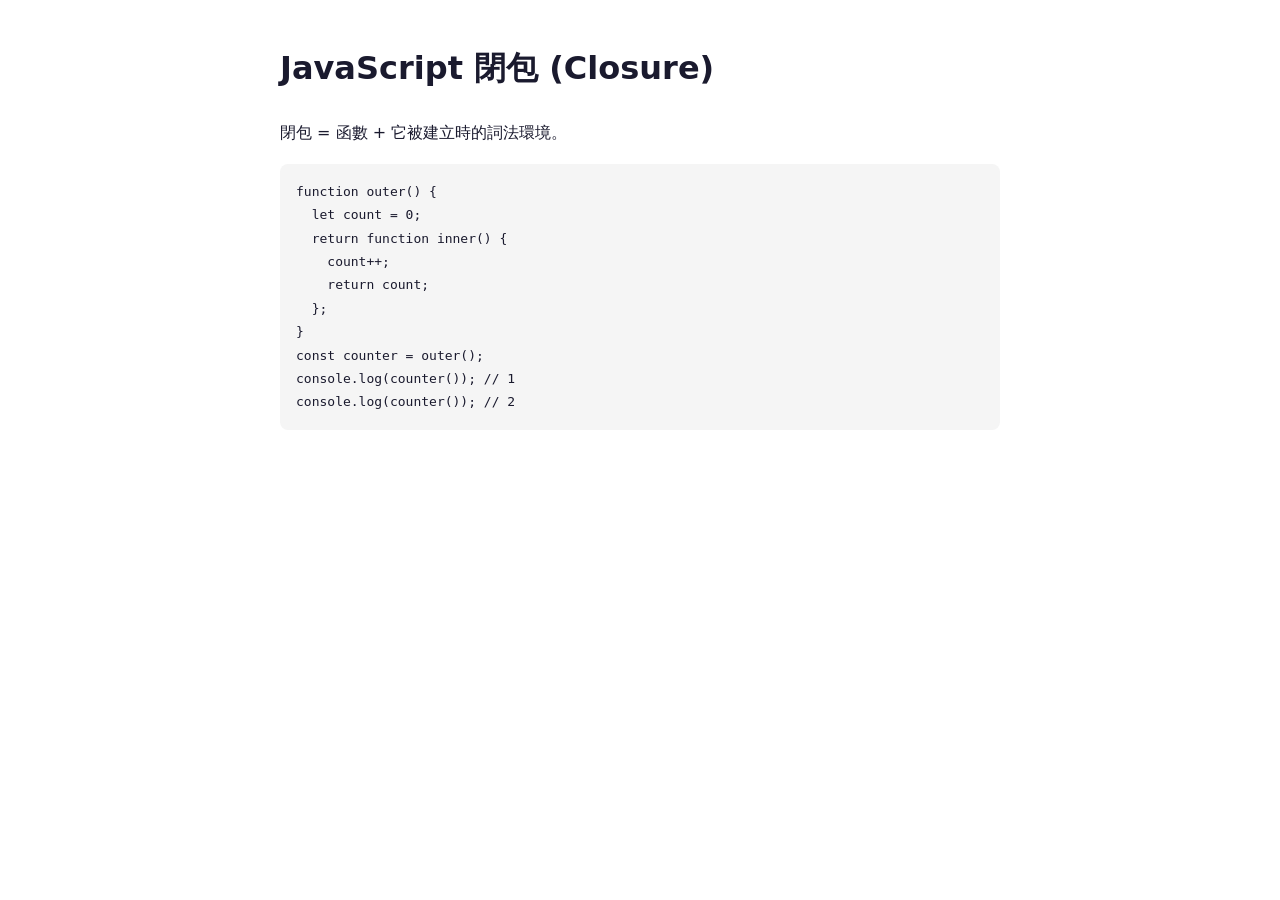
<file: offline-kb/database/js-closure.html>
<!DOCTYPE html>
<html lang="zh-TW">
<head>
  <meta charset="UTF-8">
  <title>學習筆記：JavaScript 閉包</title>
  <meta name="description" content="閉包是 JS 最強大也最容易搞混的概念之一">
  <meta name="tags" content="程式,JavaScript,學習">
</head>
<body style="font-family:system-ui;max-width:720px;margin:40px auto;padding:0 20px;line-height:1.8;color:#1a1a2e;">
  <h1>JavaScript 閉包 (Closure)</h1>
  <p>閉包 = 函數 + 它被建立時的詞法環境。</p>
  <pre style="background:#f5f5f5;padding:16px;border-radius:8px;overflow-x:auto"><code>function outer() {
  let count = 0;
  return function inner() {
    count++;
    return count;
  };
}
const counter = outer();
console.log(counter()); // 1
console.log(counter()); // 2</code></pre>
</body>
</html>
</file>
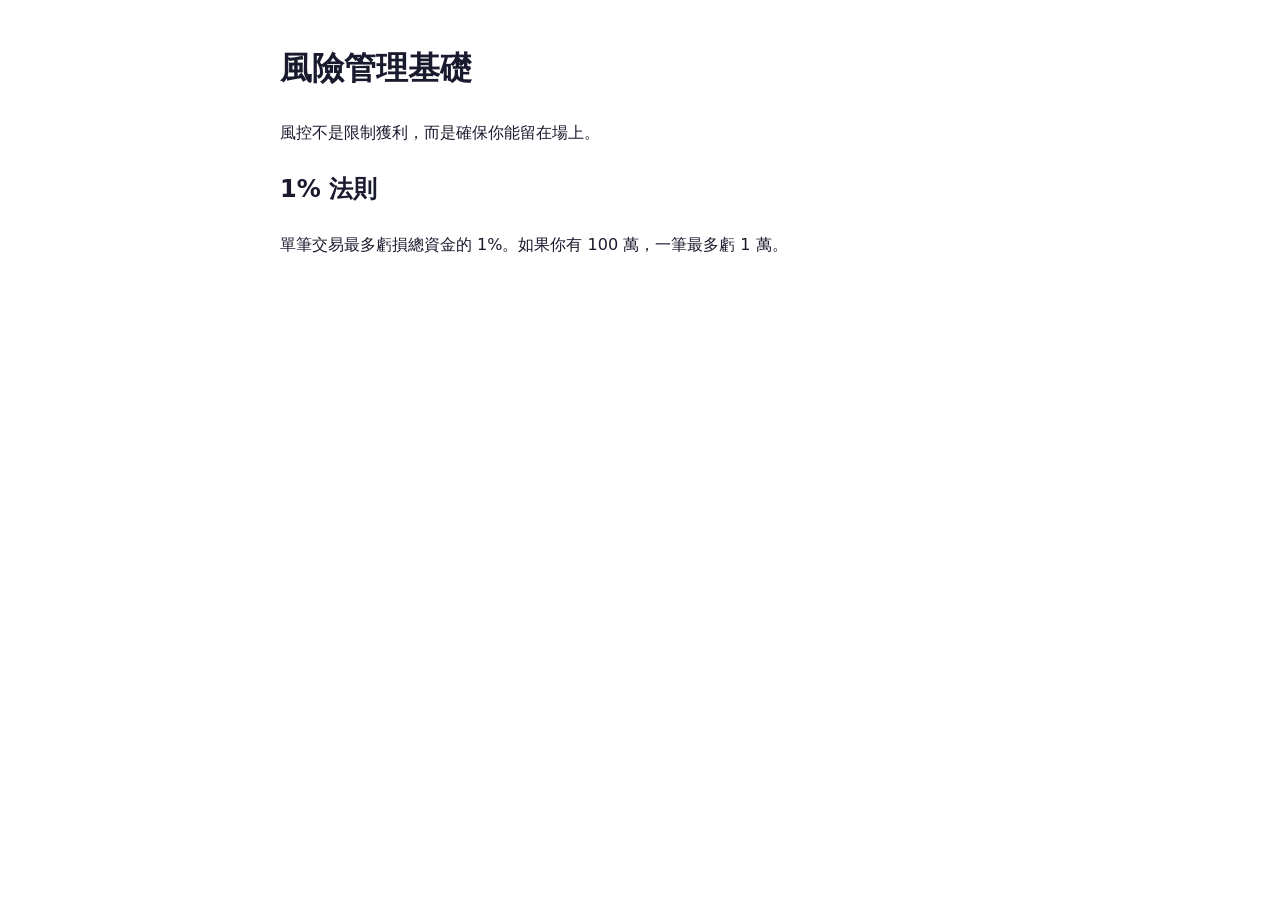
<file: offline-kb/database/risk-management.html>
<!DOCTYPE html>
<html lang="zh-TW">
<head>
  <meta charset="UTF-8">
  <title>風險管理基礎</title>
  <meta name="description" content="每次交易只冒總資金 1-2% 的風險">
  <meta name="tags" content="交易,風控,策略">
</head>
<body style="font-family:system-ui;max-width:720px;margin:40px auto;padding:0 20px;line-height:1.8;color:#1a1a2e;">
  <h1>風險管理基礎</h1>
  <p>風控不是限制獲利，而是確保你能留在場上。</p>
  <h2>1% 法則</h2>
  <p>單筆交易最多虧損總資金的 1%。如果你有 100 萬，一筆最多虧 1 萬。</p>
</body>
</html>
</file>
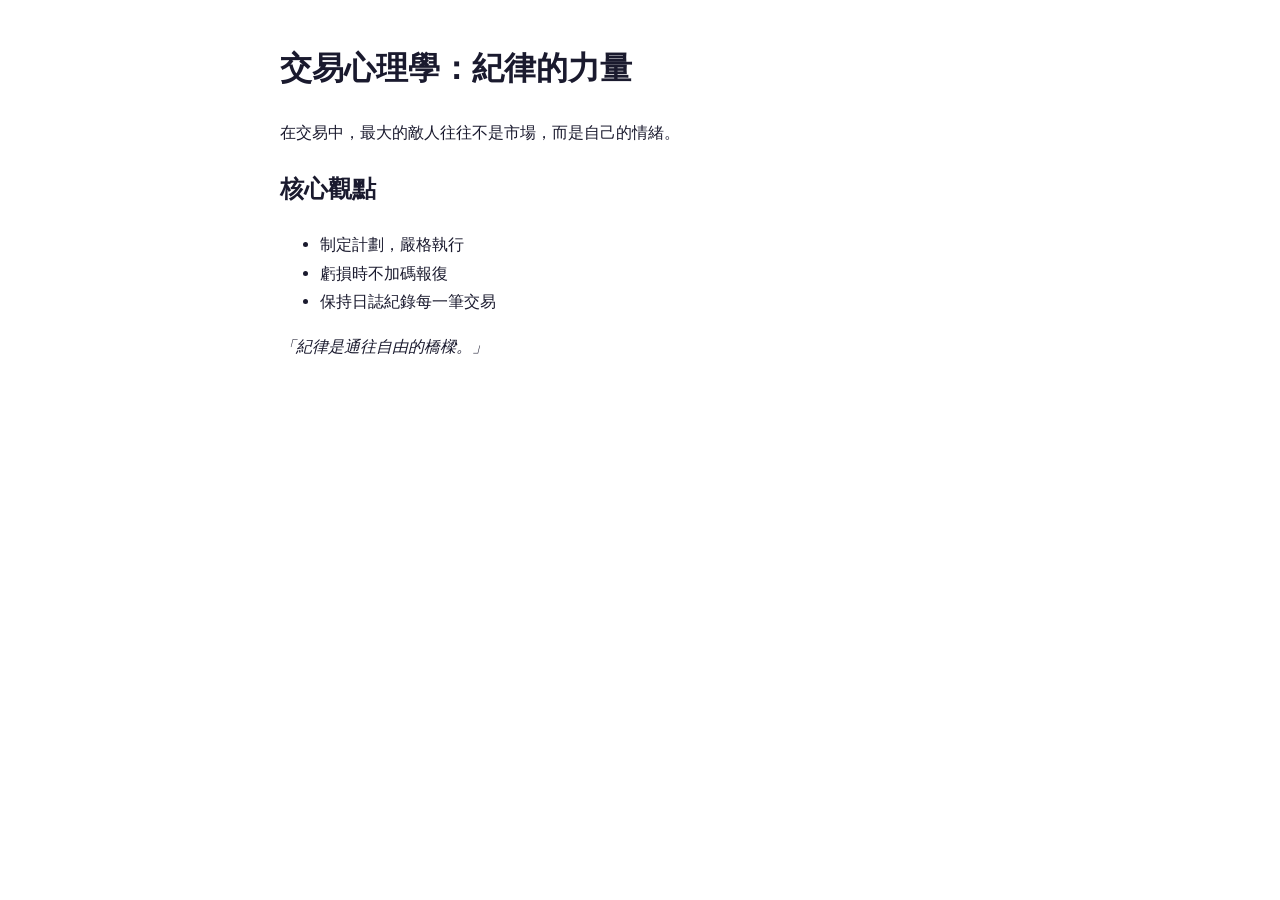
<file: offline-kb/database/trading-psychology.html>
<!DOCTYPE html>
<html lang="zh-TW">
<head>
  <meta charset="UTF-8">
  <title>交易心理學：紀律的力量</title>
  <meta name="description" content="探討交易中紀律如何影響長期績效">
  <meta name="tags" content="交易,心理,紀律">
</head>
<body style="font-family:system-ui;max-width:720px;margin:40px auto;padding:0 20px;line-height:1.8;color:#1a1a2e;">
  <h1>交易心理學：紀律的力量</h1>
  <p>在交易中，最大的敵人往往不是市場，而是自己的情緒。</p>
  <h2>核心觀點</h2>
  <ul>
    <li>制定計劃，嚴格執行</li>
    <li>虧損時不加碼報復</li>
    <li>保持日誌紀錄每一筆交易</li>
  </ul>
  <p><em>「紀律是通往自由的橋樑。」</em></p>
</body>
</html>
</file>
<file: offline-kb/style.css>
/* ═══════════════════════════════════════════
   離線知識庫 — style.css
   ═══════════════════════════════════════════ */

*, *::before, *::after { box-sizing: border-box; margin: 0; padding: 0; }

:root {
  --bg:        #f0f2f5;
  --surface:   #ffffff;
  --border:    #e2e5eb;
  --accent:    #4f6ef7;
  --accent-lt: #eef0ff;
  --text:      #1a1d23;
  --muted:     #7a8099;
  --radius:    8px;
  --shadow:    0 2px 8px rgba(0,0,0,.08);
  --header-h:  52px;
}

body {
  font-family: -apple-system, BlinkMacSystemFont, "Segoe UI", system-ui, sans-serif;
  background: var(--bg);
  color: var(--text);
  height: 100vh;
  overflow: hidden;
  font-size: 14px;
}

/* ─── Header ─── */
.header {
  height: var(--header-h);
  background: var(--surface);
  border-bottom: 1px solid var(--border);
  display: flex;
  align-items: center;
  padding: 0 16px;
  gap: 12px;
  position: sticky;
  top: 0;
  z-index: 100;
  box-shadow: 0 1px 4px rgba(0,0,0,.06);
}

.header-left  { display: flex; align-items: center; gap: 8px; min-width: 180px; }
.header-center{ flex: 1; }
.header-right { display: flex; align-items: center; gap: 8px; min-width: 120px; justify-content: flex-end; }

.logo      { font-size: 22px; }
.logo-text { font-weight: 700; font-size: 15px; color: var(--accent); letter-spacing: -.3px; }

/* Search */
.search-wrap {
  display: flex;
  align-items: center;
  background: var(--bg);
  border: 1.5px solid var(--border);
  border-radius: 24px;
  padding: 0 12px;
  gap: 6px;
  transition: border-color .15s;
}
.search-wrap:focus-within { border-color: var(--accent); background: #fff; }

.search-icon { font-size: 13px; color: var(--muted); }

#search {
  flex: 1;
  border: none;
  background: transparent;
  outline: none;
  font-size: 14px;
  padding: 7px 0;
  color: var(--text);
}

.clear-btn {
  border: none; background: none; cursor: pointer;
  color: var(--muted); font-size: 13px; padding: 2px 4px;
  border-radius: 50%; line-height: 1;
  opacity: 0; pointer-events: none; transition: opacity .15s;
}
.clear-btn.visible { opacity: 1; pointer-events: auto; }
.clear-btn:hover { background: var(--border); color: var(--text); }

.count-badge {
  background: var(--accent-lt);
  color: var(--accent);
  border-radius: 12px;
  padding: 3px 10px;
  font-size: 12px;
  font-weight: 600;
  white-space: nowrap;
}

.icon-btn {
  border: 1px solid var(--border);
  background: var(--surface);
  border-radius: var(--radius);
  width: 30px; height: 30px;
  cursor: pointer;
  font-size: 14px;
  display: flex; align-items: center; justify-content: center;
  transition: background .15s, border-color .15s;
  color: var(--muted);
}
.icon-btn:hover { background: var(--accent-lt); border-color: var(--accent); color: var(--accent); }
.icon-btn.starred { color: #f59e0b; border-color: #f59e0b; background: #fffbeb; }

/* ─── Layout ─── */
.layout {
  display: flex;
  height: calc(100vh - var(--header-h));
  overflow: hidden;
}

/* ─── Sidebar ─── */
.sidebar {
  width: 320px;
  min-width: 260px;
  max-width: 360px;
  background: var(--surface);
  border-right: 1px solid var(--border);
  display: flex;
  flex-direction: column;
  overflow: hidden;
  transition: width .25s ease, min-width .25s ease, border-color .25s ease;
}
.sidebar.collapsed {
  width: 0;
  min-width: 0;
  border-right-color: transparent;
}

/* Filter */
.filter-bar {
  display: flex;
  gap: 6px;
  padding: 10px 12px 8px;
  border-bottom: 1px solid var(--border);
  flex-shrink: 0;
}

.filter-btn {
  border: 1.5px solid var(--border);
  background: transparent;
  border-radius: 20px;
  padding: 4px 12px;
  font-size: 12px;
  cursor: pointer;
  color: var(--muted);
  font-weight: 500;
  transition: all .15s;
}
.filter-btn:hover  { border-color: var(--accent); color: var(--accent); }
.filter-btn.active { background: var(--accent); border-color: var(--accent); color: #fff; }

/* Tag cloud */
.tag-cloud {
  padding: 8px 12px 6px;
  display: none; /* 隱藏標籤雲，直接顯示文章列表 */
  flex-wrap: wrap;
  gap: 5px;
  border-bottom: 1px solid var(--border);
  flex-shrink: 0;
}

.tag-chip {
  background: var(--bg);
  border: 1px solid var(--border);
  border-radius: 20px;
  padding: 2px 9px;
  font-size: 11px;
  cursor: pointer;
  color: var(--muted);
  font-weight: 500;
  transition: all .12s;
}
.tag-chip:hover  { background: var(--accent-lt); border-color: var(--accent); color: var(--accent); }
.tag-chip.active { background: var(--accent); border-color: var(--accent); color: #fff; }

/* Card list */
.card-list {
  flex: 1;
  overflow-y: auto;
  padding: 8px;
}

.card-list::-webkit-scrollbar { width: 4px; }
.card-list::-webkit-scrollbar-thumb { background: var(--border); border-radius: 4px; }

.card {
  border: 1.5px solid var(--border);
  border-radius: var(--radius);
  padding: 11px 12px;
  margin-bottom: 6px;
  cursor: pointer;
  transition: border-color .12s, background .12s, box-shadow .12s;
  position: relative;
  background: var(--surface);
}

.card:hover  { border-color: var(--accent); background: var(--accent-lt); box-shadow: var(--shadow); }
.card.active { border-color: var(--accent); background: var(--accent-lt); box-shadow: 0 0 0 3px rgba(79,110,247,.12); }

.card-star {
  position: absolute; top: 8px; right: 8px;
  font-size: 14px; cursor: pointer;
  color: var(--border); transition: color .12s;
}
.card-star:hover, .card-star.on { color: #f59e0b; }

.card-title {
  font-weight: 600;
  font-size: 13.5px;
  margin-bottom: 4px;
  padding-right: 20px;
  line-height: 1.4;
  color: var(--text);
}

.card-meta {
  display: flex; align-items: center; gap: 6px;
  flex-wrap: wrap;
}

.card-tag {
  background: var(--accent-lt);
  color: var(--accent);
  border-radius: 10px;
  padding: 1px 7px;
  font-size: 10px;
  font-weight: 600;
}

.card-desc {
  font-size: 11.5px;
  color: var(--muted);
  margin-top: 4px;
  line-height: 1.5;
  display: -webkit-box;
  -webkit-line-clamp: 2;
  -webkit-box-orient: vertical;
  overflow: hidden;
}

.card-path {
  font-size: 10px;
  color: #b0b7c8;
  margin-top: 4px;
  font-family: monospace;
}

/* Empty state */
.empty-state {
  flex: 1; display: flex; flex-direction: column;
  align-items: center; justify-content: center;
  gap: 6px; color: var(--muted); padding: 40px;
  text-align: center;
}
.empty-icon { font-size: 40px; margin-bottom: 8px; }

/* ─── Viewer ─── */
.viewer {
  flex: 1;
  display: flex;
  flex-direction: column;
  background: #fafbfc;
  overflow: hidden;
}

/* Welcome screen */
.welcome-screen {
  flex: 1;
  display: flex;
  flex-direction: column;
  align-items: center;
  justify-content: center;
  text-align: center;
  color: var(--muted);
  gap: 10px;
  padding: 60px 40px;
}
.welcome-icon { font-size: 64px; margin-bottom: 8px; }
.welcome-screen h2 { font-size: 20px; color: var(--text); font-weight: 700; }
.welcome-screen p  { font-size: 14px; }

.welcome-stats {
  display: flex; gap: 24px; margin: 16px 0;
  background: var(--surface); border: 1px solid var(--border);
  border-radius: var(--radius); padding: 14px 28px;
}
.stat-item { text-align: center; }
.stat-num  { font-size: 24px; font-weight: 700; color: var(--accent); }
.stat-lbl  { font-size: 11px; color: var(--muted); margin-top: 2px; }

.welcome-tips {
  display: flex; flex-direction: column; gap: 6px; margin-top: 8px;
}
.tip {
  background: var(--surface); border: 1px solid var(--border);
  border-radius: 20px; padding: 6px 16px; font-size: 12px;
}

/* Viewer toolbar */
.viewer-toolbar {
  display: flex;
  align-items: center;
  justify-content: space-between;
  padding: 8px 14px;
  background: var(--surface);
  border-bottom: 1px solid var(--border);
  flex-shrink: 0;
  min-height: 44px;
}
.toolbar-left  { display: flex; align-items: center; gap: 8px; overflow: hidden; }
.toolbar-right { display: flex; align-items: center; gap: 6px; flex-shrink: 0; }

.viewer-title {
  font-weight: 600;
  font-size: 14px;
  white-space: nowrap;
  overflow: hidden;
  text-overflow: ellipsis;
  max-width: 500px;
}

.viewer-tag-pill {
  background: var(--accent-lt);
  color: var(--accent);
  border-radius: 10px;
  padding: 2px 9px;
  font-size: 11px;
  font-weight: 600;
  flex-shrink: 0;
}

#preview {
  flex: 1;
  width: 100%;
  border: none;
  background: #fff;
}

/* ─── Toast ─── */
.toast {
  position: fixed;
  bottom: 24px; left: 50%; transform: translateX(-50%) translateY(12px);
  background: #1a1d23; color: #fff;
  padding: 9px 20px; border-radius: 24px; font-size: 13px;
  opacity: 0; pointer-events: none;
  transition: opacity .2s, transform .2s;
  z-index: 999; white-space: nowrap;
}
.toast.show { opacity: 1; transform: translateX(-50%) translateY(0); }

/* ─── Highlight on search ─── */
mark { background: #fef08a; border-radius: 2px; padding: 0 1px; }

/* ─── Scrollbar global ─── */
* { scrollbar-width: thin; scrollbar-color: var(--border) transparent; }
</file>
<file: offline-v2/style.css>
/* ═══════════════════════════════════════════
   離線知識庫 — style.css  v2.0
   ═══════════════════════════════════════════ */

:root {
  --bg:         #0c0e14;
  --bg-card:    #151821;
  --bg-hover:   #1e2230;
  --bg-active:  #252a3a;
  --bg-modal:   #181c28;
  --border:     #272d42;
  --border-focus:#4a5580;
  --text:       #dfe2ed;
  --text-dim:   #6b7194;
  --accent:     #6c8cff;
  --accent-glow:rgba(108,140,255,.15);
  --accent-hover:#849dff;
  --danger:     #f87171;
  --danger-bg:  rgba(248,113,113,.12);
  --star:       #fbbf24;
  --tag-bg:     #1e2336;
  --tag-text:   #8892b5;
  --green:      #34d399;
  --radius:     10px;
  --radius-sm:  6px;
  --shadow:     0 4px 24px rgba(0,0,0,.5);
  --header-h:   54px;
  --sidebar-w:  330px;
  --fast:       .15s ease;
  --med:        .25s ease;
}

*{margin:0;padding:0;box-sizing:border-box}

body{
  font-family:-apple-system,BlinkMacSystemFont,"Segoe UI",Roboto,"Noto Sans TC",sans-serif;
  background:var(--bg);color:var(--text);
  overflow:hidden;height:100vh;
}

/* ─── Header ──────────────────────────────── */
.header{
  display:flex;align-items:center;justify-content:space-between;
  height:var(--header-h);padding:0 14px;
  background:var(--bg-card);border-bottom:1px solid var(--border);
  gap:10px;z-index:100;position:relative;
}
.header-left,.header-right{display:flex;align-items:center;gap:6px;flex-shrink:0}
.logo{font-size:20px}
.logo-text{font-weight:700;font-size:14px;letter-spacing:.4px;opacity:.9}
.header-center{flex:1;max-width:400px}

.search-wrap{
  display:flex;align-items:center;background:var(--bg);
  border:1px solid var(--border);border-radius:8px;padding:0 10px;
  transition:border-color var(--fast);
}
.search-wrap:focus-within{border-color:var(--accent)}
.search-icon{font-size:13px;margin-right:6px;opacity:.5}
.search-wrap input{
  flex:1;background:none;border:none;outline:none;
  color:var(--text);font-size:13px;padding:7px 0;
}
.search-wrap input::placeholder{color:var(--text-dim)}

.clear-btn{
  background:none;border:none;color:var(--text-dim);cursor:pointer;
  font-size:13px;padding:4px;opacity:0;transition:opacity var(--fast);
}
.clear-btn.visible{opacity:1}

.count-badge{
  font-size:11px;background:var(--accent-glow);color:var(--accent);
  padding:3px 10px;border-radius:12px;font-weight:600;
}

/* ─── Icon buttons ────────────────────────── */
.icon-btn{
  background:none;border:none;color:var(--text-dim);
  font-size:17px;cursor:pointer;padding:5px 6px;
  border-radius:var(--radius-sm);transition:all var(--fast);
  line-height:1;
}
.icon-btn:hover{color:var(--text);background:var(--bg-hover)}
.icon-btn.starred{color:var(--star)}
.add-btn{color:var(--accent);font-weight:700;font-size:20px}
.add-btn:hover{color:var(--accent-hover);background:var(--accent-glow)}

/* ─── Layout ──────────────────────────────── */
.layout{display:flex;height:calc(100vh - var(--header-h))}

/* ─── Sidebar ─────────────────────────────── */
.sidebar{
  width:var(--sidebar-w);min-width:var(--sidebar-w);
  background:var(--bg-card);border-right:1px solid var(--border);
  display:flex;flex-direction:column;overflow:hidden;
  transition:width var(--med),min-width var(--med),opacity .2s ease;
}
.sidebar.collapsed{width:0;min-width:0;opacity:0;pointer-events:none}

.filter-bar{display:flex;gap:4px;padding:10px 10px 6px;flex-shrink:0}
.filter-btn{
  flex:1;padding:5px 0;font-size:11px;font-weight:600;
  border:1px solid var(--border);border-radius:var(--radius-sm);
  background:none;color:var(--text-dim);cursor:pointer;transition:all var(--fast);
}
.filter-btn:hover{background:var(--bg-hover);color:var(--text)}
.filter-btn.active{background:var(--accent-glow);color:var(--accent);border-color:var(--accent)}

.tag-cloud{
  display:flex;flex-wrap:wrap;gap:4px;padding:6px 10px;
  flex-shrink:0;max-height:90px;overflow-y:auto;
}
.tag-chip{
  font-size:10px;padding:2px 9px;border-radius:12px;
  background:var(--tag-bg);color:var(--tag-text);
  cursor:pointer;transition:all var(--fast);white-space:nowrap;
}
.tag-chip:hover{background:var(--bg-hover);color:var(--text)}
.tag-chip.active{background:var(--accent-glow);color:var(--accent)}

.card-list{flex:1;overflow-y:auto;padding:4px 8px}
.card-list::-webkit-scrollbar{width:4px}
.card-list::-webkit-scrollbar-track{background:transparent}
.card-list::-webkit-scrollbar-thumb{background:var(--border);border-radius:2px}

/* ─── Card ────────────────────────────────── */
.card{
  position:relative;padding:11px 12px;margin-bottom:5px;
  border-radius:var(--radius);background:var(--bg);
  border:1px solid transparent;cursor:pointer;transition:all var(--fast);
}
.card:hover{background:var(--bg-hover);border-color:var(--border)}
.card.active{background:var(--bg-active);border-color:var(--accent);box-shadow:inset 3px 0 0 var(--accent)}

.card-star{
  position:absolute;top:9px;right:9px;font-size:15px;
  color:var(--text-dim);cursor:pointer;opacity:.3;transition:all var(--fast);
}
.card:hover .card-star{opacity:.7}
.card-star.on{color:var(--star);opacity:1}

.card-title{font-size:12.5px;font-weight:600;line-height:1.45;margin-bottom:3px;padding-right:22px}
.card-meta{display:flex;flex-wrap:wrap;gap:3px;margin-bottom:3px;align-items:center}
.card-tag{font-size:9.5px;padding:1px 7px;border-radius:8px;background:var(--tag-bg);color:var(--tag-text)}
.card-badge{font-size:9px;padding:1px 6px;border-radius:8px;background:rgba(52,211,153,.12);color:var(--green);font-weight:600}
.card-desc{
  font-size:11.5px;color:var(--text-dim);line-height:1.5;
  display:-webkit-box;-webkit-line-clamp:2;-webkit-box-orient:vertical;overflow:hidden;
}

mark{background:rgba(251,191,36,.25);color:inherit;border-radius:2px;padding:0 1px}

.empty-state{flex:1;display:flex;flex-direction:column;align-items:center;justify-content:center;color:var(--text-dim);gap:5px}
.empty-icon{font-size:36px;opacity:.4}

/* ─── Viewer ──────────────────────────────── */
.viewer{flex:1;display:flex;flex-direction:column;overflow:hidden;background:var(--bg)}

.welcome-screen{
  flex:1;display:flex;flex-direction:column;align-items:center;justify-content:center;
  gap:8px;color:var(--text-dim);text-align:center;padding:40px;
}
.welcome-icon{font-size:50px;opacity:.35;margin-bottom:6px}
.welcome-screen h2{font-size:18px;color:var(--text);font-weight:600}
.welcome-screen p{font-size:13px}

.welcome-stats{display:flex;gap:28px;margin:18px 0}
.stat-item{text-align:center}
.stat-num{font-size:26px;font-weight:700;color:var(--accent)}
.stat-lbl{font-size:11px;color:var(--text-dim);margin-top:2px}

.welcome-tips{display:flex;gap:14px;margin-top:10px;flex-wrap:wrap;justify-content:center}
.tip{font-size:11.5px;padding:7px 14px;background:var(--bg-card);border-radius:var(--radius-sm);border:1px solid var(--border)}

.viewer-toolbar{
  display:flex;align-items:center;justify-content:space-between;
  padding:7px 14px;background:var(--bg-card);border-bottom:1px solid var(--border);flex-shrink:0;
}
.toolbar-left{display:flex;align-items:center;gap:8px;overflow:hidden}
.toolbar-right{display:flex;gap:3px;flex-shrink:0}
.viewer-title{font-weight:600;font-size:13px;white-space:nowrap;overflow:hidden;text-overflow:ellipsis}
.viewer-tag-pill{font-size:10px;padding:2px 9px;border-radius:10px;background:var(--tag-bg);color:var(--tag-text);white-space:nowrap}

#preview{flex:1;width:100%;border:none;background:#fff}

/* ─── Toast ───────────────────────────────── */
.toast{
  position:fixed;bottom:22px;left:50%;
  transform:translateX(-50%) translateY(16px);
  background:var(--bg-card);color:var(--text);
  padding:9px 22px;border-radius:var(--radius);border:1px solid var(--border);
  box-shadow:var(--shadow);font-size:12.5px;
  opacity:0;pointer-events:none;transition:all .3s ease;z-index:999;
}
.toast.show{opacity:1;transform:translateX(-50%) translateY(0)}

/* ═══════════════════════════════════════════════
   Modal System
   ═══════════════════════════════════════════════ */
.modal-overlay{
  position:fixed;inset:0;background:rgba(0,0,0,.6);
  display:none;align-items:center;justify-content:center;
  z-index:200;backdrop-filter:blur(4px);
  animation:fadeIn .2s ease;
}
.modal-overlay.open{display:flex}

@keyframes fadeIn{from{opacity:0}to{opacity:1}}

.modal{
  background:var(--bg-modal);border:1px solid var(--border);
  border-radius:14px;box-shadow:var(--shadow);
  width:90vw;max-height:90vh;display:flex;flex-direction:column;
  animation:slideUp .25s ease;overflow:hidden;
}
@keyframes slideUp{from{transform:translateY(20px);opacity:0}to{transform:translateY(0);opacity:1}}

.modal-sm{max-width:440px}
.editor-modal{max-width:820px}

.modal-header{
  display:flex;align-items:center;justify-content:space-between;
  padding:14px 18px;border-bottom:1px solid var(--border);flex-shrink:0;
}
.modal-header h3{font-size:15px;font-weight:600}
.modal-close{
  background:none;border:none;color:var(--text-dim);
  font-size:18px;cursor:pointer;padding:4px;border-radius:4px;
  transition:all var(--fast);
}
.modal-close:hover{color:var(--text);background:var(--bg-hover)}

.modal-body{padding:18px}
.modal-footer{
  display:flex;align-items:center;justify-content:flex-end;gap:8px;
  padding:12px 18px;border-top:1px solid var(--border);flex-shrink:0;
}

/* ─── Buttons ─────────────────────────────── */
.btn{
  padding:7px 18px;border-radius:8px;font-size:13px;font-weight:600;
  cursor:pointer;border:1px solid transparent;transition:all var(--fast);
}
.btn-primary{background:var(--accent);color:#fff;border-color:var(--accent)}
.btn-primary:hover{background:var(--accent-hover)}
.btn-danger{background:var(--danger);color:#fff;border-color:var(--danger)}
.btn-danger:hover{opacity:.85}
.btn-ghost{background:none;color:var(--text-dim);border-color:var(--border)}
.btn-ghost:hover{color:var(--text);background:var(--bg-hover)}
.btn-outline{background:none;color:var(--text);border-color:var(--border)}
.btn-outline:hover{background:var(--bg-hover)}
.btn-block{width:100%;padding:10px;margin-bottom:8px;text-align:center}

/* ─── Form fields ─────────────────────────── */
.field{margin-bottom:10px}
.field label{display:block;font-size:11.5px;color:var(--text-dim);margin-bottom:4px;font-weight:600}
.field label small{font-weight:400;opacity:.7}
.field input,.field textarea{
  width:100%;padding:8px 10px;background:var(--bg);
  border:1px solid var(--border);border-radius:var(--radius-sm);
  color:var(--text);font-size:13px;outline:none;transition:border-color var(--fast);
}
.field input:focus,.field textarea:focus{border-color:var(--accent)}
.field-row{display:flex;gap:10px}

.delete-warning{font-size:40px;text-align:center;margin-bottom:12px;opacity:.7}
.mb-12{margin-bottom:12px}
.text-dim{color:var(--text-dim)}
.text-sm{font-size:11.5px}
.sep{height:1px;background:var(--border);margin:12px 0}
.sync-body .btn{font-size:13px}

/* ═══════════════════════════════════════════════
   WYSIWYG Editor
   ═══════════════════════════════════════════════ */
.editor-meta{padding:14px 18px 4px;flex-shrink:0}

.wysiwyg-toolbar{
  display:flex;flex-wrap:wrap;gap:2px;padding:8px 14px;
  border-top:1px solid var(--border);border-bottom:1px solid var(--border);
  background:var(--bg);flex-shrink:0;
}
.wysiwyg-toolbar button{
  background:none;border:1px solid transparent;color:var(--text-dim);
  padding:4px 8px;border-radius:4px;cursor:pointer;font-size:12px;
  transition:all var(--fast);min-width:28px;text-align:center;
}
.wysiwyg-toolbar button:hover{background:var(--bg-hover);color:var(--text);border-color:var(--border)}
.wysiwyg-toolbar button.active{background:var(--accent-glow);color:var(--accent);border-color:var(--accent)}
.tb-sep{width:1px;background:var(--border);margin:2px 4px;align-self:stretch}

.editor-area{
  flex:1;min-height:300px;max-height:50vh;overflow-y:auto;
  padding:18px 20px;font-size:14px;line-height:1.8;
  color:#e2e4ed;background:var(--bg);
  outline:none;
}
.editor-area:empty::before{
  content:'在這裡開始寫作…';color:var(--text-dim);pointer-events:none;
}
.editor-area h1{font-size:1.6em;margin:.4em 0;color:#fff}
.editor-area h2{font-size:1.3em;margin:.4em 0;color:#e8eaf2;border-bottom:1px solid var(--border);padding-bottom:.2em}
.editor-area h3{font-size:1.1em;margin:.3em 0;color:#d0d4e4}
.editor-area p{margin:0 0 .6em}
.editor-area ul,.editor-area ol{margin:0 0 .6em 1.4em}
.editor-area blockquote{border-left:3px solid var(--accent);padding:.4em .8em;margin:.4em 0;background:var(--accent-glow);border-radius:0 6px 6px 0}
.editor-area pre{background:#0d0f17;padding:12px;border-radius:6px;overflow-x:auto;font-size:12.5px;margin:.4em 0}
.editor-area code{font-family:"Fira Code",Consolas,monospace;font-size:.9em}
.editor-area :not(pre)>code{background:var(--tag-bg);padding:1px 5px;border-radius:3px}
.editor-area a{color:var(--accent)}
.editor-area hr{border:none;border-top:1px solid var(--border);margin:1em 0}

.source-area{
  flex:1;min-height:300px;max-height:50vh;overflow-y:auto;
  padding:16px 18px;font-size:12.5px;line-height:1.7;
  font-family:"Fira Code",Consolas,monospace;
  color:var(--green);background:#0a0c12;
  border:none;outline:none;resize:none;width:100%;
}

/* ─── Responsive ──────────────────────────── */
@media(max-width:768px){
  .sidebar{position:absolute;top:var(--header-h);left:0;bottom:0;z-index:50;width:100vw;min-width:100vw}
  .sidebar.collapsed{width:0;min-width:0}
  .welcome-tips{flex-direction:column;align-items:center}
  .welcome-stats{gap:18px}
  .editor-modal{max-width:100vw;height:100vh;max-height:100vh;border-radius:0}
  .editor-area,.source-area{max-height:40vh}
}
</file>
